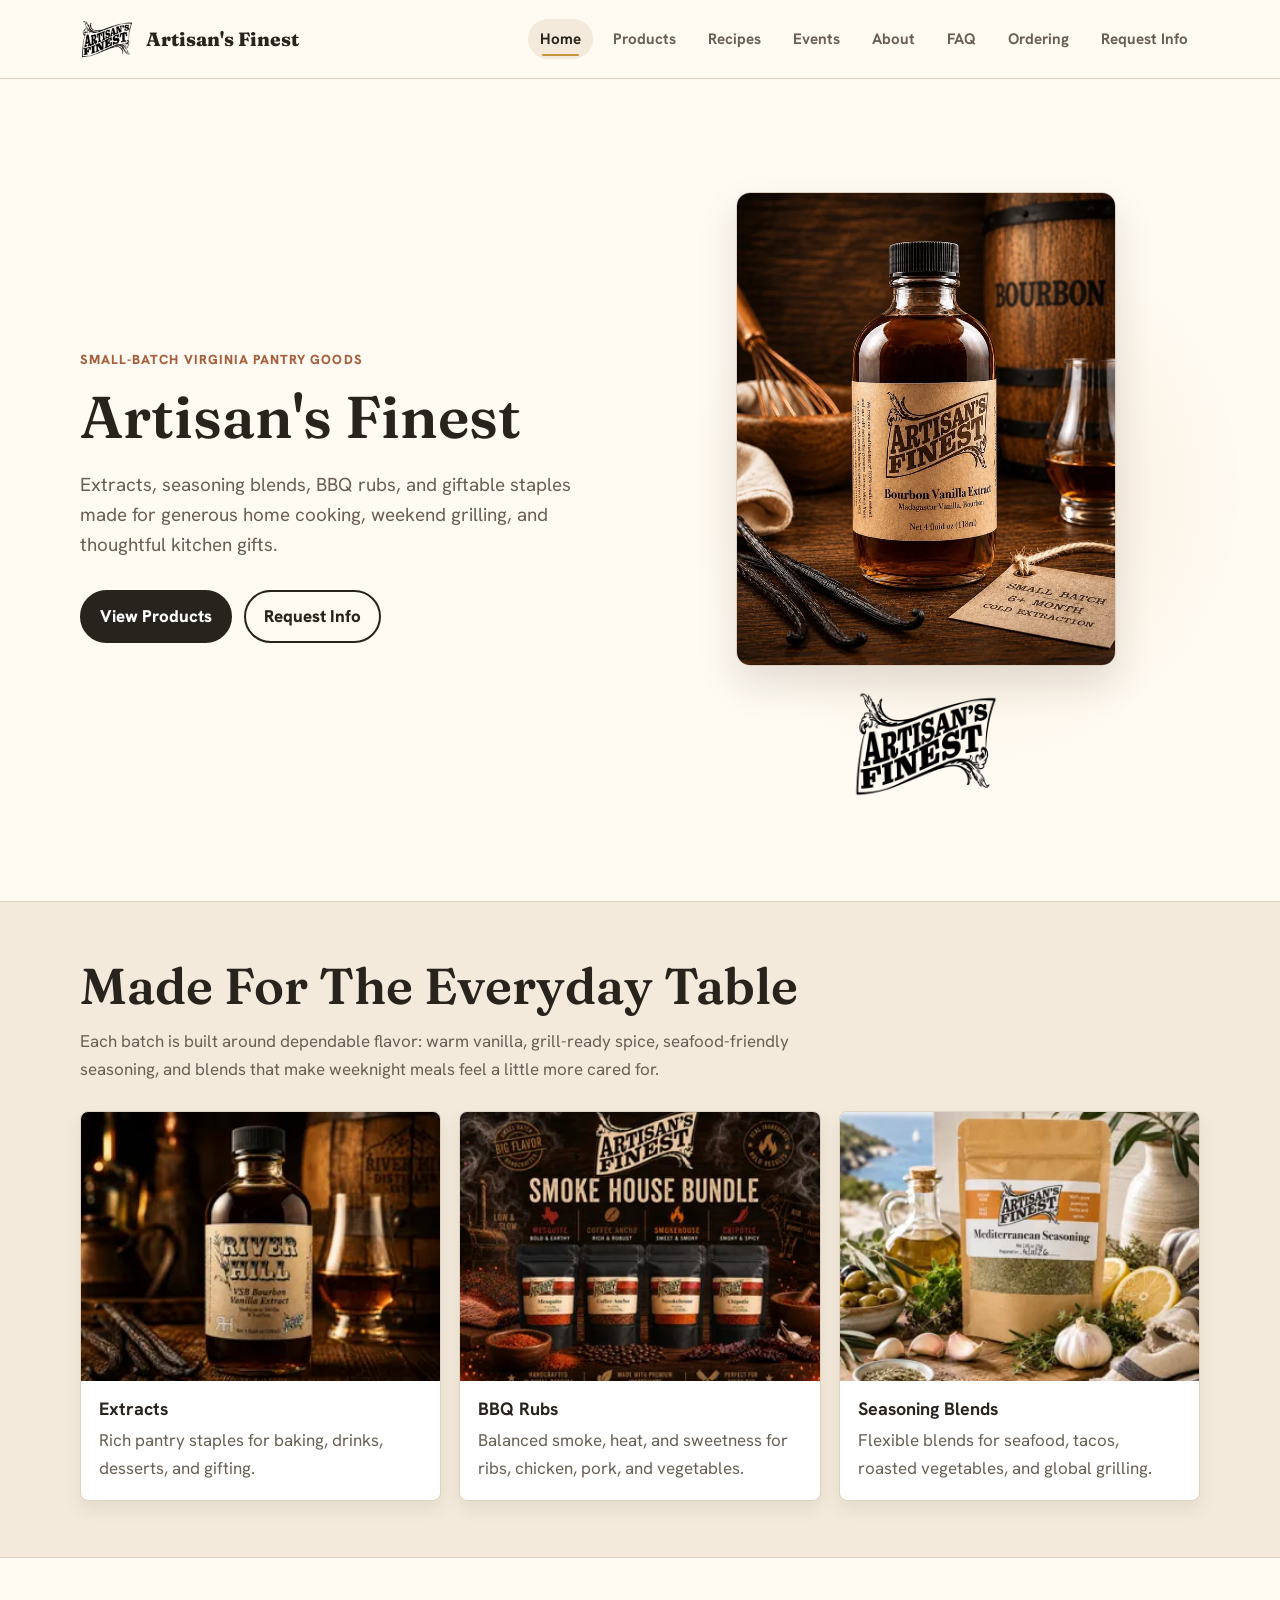
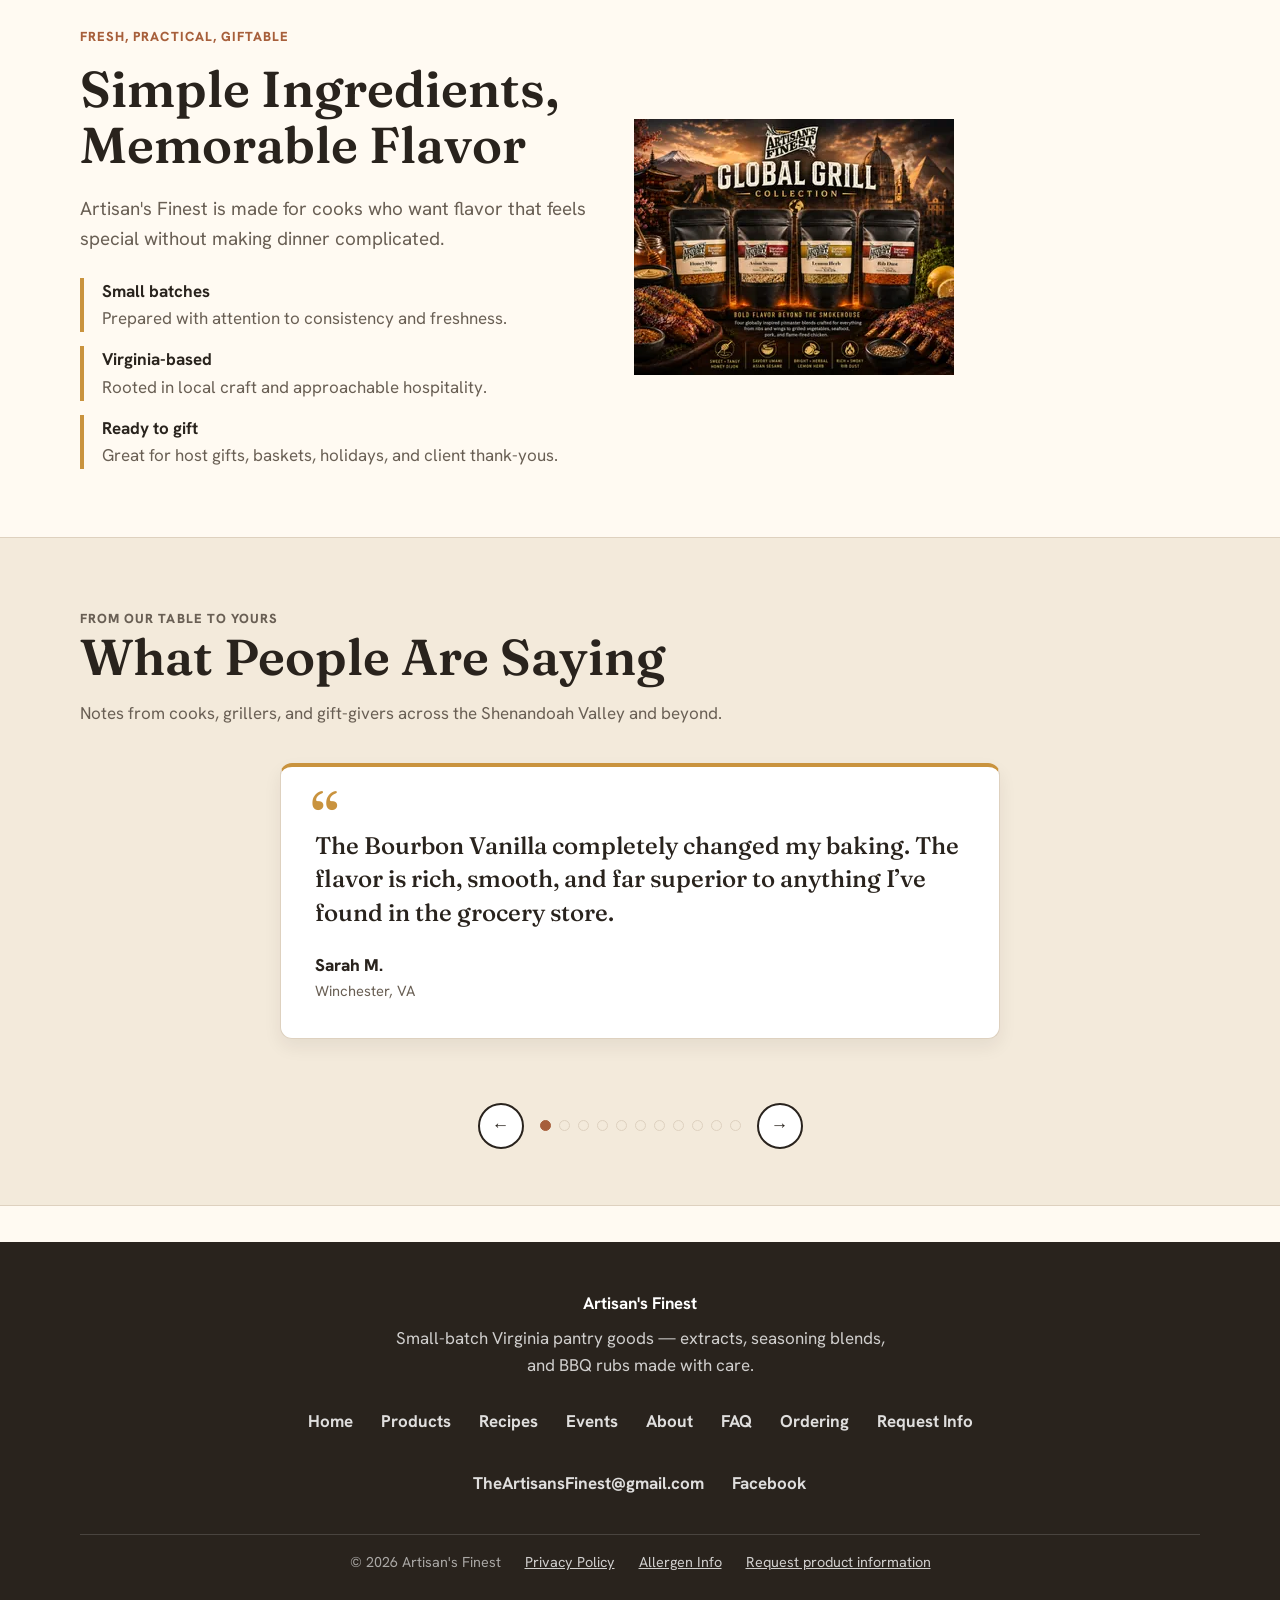
<file: index.html>
<!doctype html>
<html lang="en">
<head>
  <meta charset="utf-8">
  <meta name="viewport" content="width=device-width, initial-scale=1">
  <title>Artisan's Finest | Small-Batch Virginia Pantry Goods</title>
  <meta name="description" content="Artisan's Finest makes small-batch Virginia extracts, seasoning blends, BBQ rubs, and giftable pantry staples.">
  <meta property="og:type" content="website">
  <meta property="og:site_name" content="Artisan's Finest">
  <meta property="og:title" content="Artisan's Finest | Small-Batch Virginia Pantry Goods">
  <meta property="og:description" content="Artisan's Finest makes small-batch Virginia extracts, seasoning blends, BBQ rubs, and giftable pantry staples.">
  <meta property="og:url" content="https://artisans-finest.github.io/artisans-finest/">
  <meta property="og:image" content="https://artisans-finest.github.io/artisans-finest/images/share-card.png">
  <meta property="og:image:width" content="1200">
  <meta property="og:image:height" content="630">
  <meta property="og:image:alt" content="Artisan's Finest logo">
  <meta name="twitter:card" content="summary_large_image">
  <meta name="twitter:title" content="Artisan's Finest | Small-Batch Virginia Pantry Goods">
  <meta name="twitter:description" content="Artisan's Finest makes small-batch Virginia extracts, seasoning blends, BBQ rubs, and giftable pantry staples.">
  <meta name="twitter:image" content="https://artisans-finest.github.io/artisans-finest/images/share-card.png">
  <link rel="canonical" href="https://artisans-finest.github.io/artisans-finest/">
  <link rel="icon" href="images/favicon.png">
  <link rel="stylesheet" href="styles.css">
  <script>try{if(!matchMedia('(prefers-reduced-motion:reduce)').matches)document.documentElement.classList.add('js-anim')}catch(e){}</script>
  <script src="nav.js" defer></script>
  <script src="anim.js" defer></script>
  <script type="application/ld+json">
  {
    "@context": "https://schema.org",
    "@type": "LocalBusiness",
    "name": "Artisan's Finest",
    "description": "Artisan's Finest makes small-batch Virginia extracts, seasoning blends, BBQ rubs, and giftable pantry staples.",
    "url": "https://artisans-finest.github.io/artisans-finest/",
    "logo": "https://artisans-finest.github.io/artisans-finest/images/logo.webp",
    "image": "https://artisans-finest.github.io/artisans-finest/images/share-card.png",
    "email": "TheArtisansFinest@gmail.com",
    "areaServed": "Shenandoah Valley, Virginia",
    "founder": [
      { "@type": "Person", "name": "Chris Marston" },
      { "@type": "Person", "name": "Becky George" }
    ],
    "sameAs": ["https://www.facebook.com/share/18mzWPCxDP/?mibextid=wwXIfr"]
  }
  </script>
</head>
<body>
  <a class="skip-link" href="#main">Skip to content</a>
  <header class="site-header">
    <nav class="nav" aria-label="Main navigation">
      <a class="brand" href="index.html">
        <img src="images/logo.webp" alt="Artisan's Finest logo" width="1112" height="828" decoding="async">
        <span>Artisan's Finest</span>
      </a>
      <button class="nav-toggle" type="button" aria-expanded="false" aria-controls="primary-nav" aria-label="Open menu">
        <span class="nav-toggle-bar"></span>
        <span class="nav-toggle-bar"></span>
        <span class="nav-toggle-bar"></span>
      </button>
      <div class="nav-links" id="primary-nav">
        <a href="index.html" aria-current="page">Home</a>
        <a href="products.html">Products</a>
        <a href="recipes.html">Recipes</a>
        <a href="events.html">Events</a>
        <a href="about.html">About</a>
        <a href="faq.html">FAQ</a>
        <a href="ordering.html">Ordering</a>
        <a href="contact.html">Request Info</a>
      </div>
    </nav>
  </header>

  <main id="main">
    <section class="hero">
      <div class="hero-copy">
        <p class="eyebrow">Small-batch Virginia pantry goods</p>
        <h1>Artisan's Finest</h1>
        <p class="lead">Extracts, seasoning blends, BBQ rubs, and giftable staples made for generous home cooking, weekend grilling, and thoughtful kitchen gifts.</p>
        <div class="actions">
          <a class="button" href="products.html">View Products</a>
          <a class="button secondary" href="contact.html">Request Info</a>
        </div>
      </div>
      <div class="hero-art">
        <img class="hero-photo" src="images/bourbon-vanilla-hero.webp" alt="Artisan's Finest Bourbon Vanilla Extract, small-batch Madagascar bourbon vanilla" width="1122" height="1402" decoding="async">
        <img class="hero-logo" src="images/logo.webp" alt="" width="1112" height="828" decoding="async">
      </div>
    </section>

    <section class="band">
      <div class="section">
        <div class="section-head">
          <h2>Made For The Everyday Table</h2>
          <p>Each batch is built around dependable flavor: warm vanilla, grill-ready spice, seafood-friendly seasoning, and blends that make weeknight meals feel a little more cared for.</p>
        </div>
        <div class="grid">
          <article class="card">
            <img src="images/vanilla-extract.webp" alt="Bottle of Artisan's Finest vanilla extract" width="320" height="213" loading="lazy" decoding="async">
            <div class="card-body">
              <h3>Extracts</h3>
              <p>Rich pantry staples for baking, drinks, desserts, and gifting.</p>
            </div>
          </article>
          <article class="card">
            <img src="images/smokehouse-bundle.webp" alt="Smokehouse seasoning bundle" width="320" height="256" loading="lazy" decoding="async">
            <div class="card-body">
              <h3>BBQ Rubs</h3>
              <p>Balanced smoke, heat, and sweetness for ribs, chicken, pork, and vegetables.</p>
            </div>
          </article>
          <article class="card">
            <img src="images/mediterranean.webp" alt="Mediterranean seasoning blend" width="320" height="320" loading="lazy" decoding="async">
            <div class="card-body">
              <h3>Seasoning Blends</h3>
              <p>Flexible blends for seafood, tacos, roasted vegetables, and global grilling.</p>
            </div>
          </article>
        </div>
      </div>
    </section>

    <section class="section split">
      <div>
        <p class="eyebrow">Fresh, practical, giftable</p>
        <h2>Simple Ingredients, Memorable Flavor</h2>
        <p class="lead">Artisan's Finest is made for cooks who want flavor that feels special without making dinner complicated.</p>
        <div class="feature-list">
          <div class="feature"><strong>Small batches</strong><span>Prepared with attention to consistency and freshness.</span></div>
          <div class="feature"><strong>Virginia-based</strong><span>Rooted in local craft and approachable hospitality.</span></div>
          <div class="feature"><strong>Ready to gift</strong><span>Great for host gifts, baskets, holidays, and client thank-yous.</span></div>
        </div>
      </div>
      <img src="images/global-grill.webp" alt="Global Grill seasoning blend" width="320" height="256" loading="lazy" decoding="async">
    </section>

    <section class="band testimonials" aria-labelledby="testimonials-title">
      <div class="section">
        <div class="section-head">
          <p class="eyebrow">From our table to yours</p>
          <h2 id="testimonials-title">What People Are Saying</h2>
          <p>Notes from cooks, grillers, and gift-givers across the Shenandoah Valley and beyond.</p>
        </div>
        <div class="carousel" aria-roledescription="carousel" aria-label="Customer testimonials">
          <div class="carousel-viewport">
            <ul class="carousel-track">
              <li class="testimonial" role="group" aria-roledescription="slide" aria-label="1 of 11">
                <figure>
                  <blockquote>The Bourbon Vanilla completely changed my baking. The flavor is rich, smooth, and far superior to anything I&rsquo;ve found in the grocery store.</blockquote>
                  <figcaption><span class="testimonial-name">Sarah M.</span><span class="testimonial-loc">Winchester, VA</span></figcaption>
                </figure>
              </li>
              <li class="testimonial" role="group" aria-roledescription="slide" aria-label="2 of 11">
                <figure>
                  <blockquote>I bought the Garlic Herb and Citrus Herb seasonings at a festival and went back the next day for more. The fact that they&rsquo;re sugar-free and salt-free makes them even better.</blockquote>
                  <figcaption><span class="testimonial-name">Mike T.</span><span class="testimonial-loc">Front Royal, VA</span></figcaption>
                </figure>
              </li>
              <li class="testimonial" role="group" aria-roledescription="slide" aria-label="3 of 11">
                <figure>
                  <blockquote>The Coffee Ancho Rub on smoked brisket was outstanding. Deep flavor, perfect balance, and a beautiful bark.</blockquote>
                  <figcaption><span class="testimonial-name">James R.</span><span class="testimonial-loc">Harrisonburg, VA</span></figcaption>
                </figure>
              </li>
              <li class="testimonial" role="group" aria-roledescription="slide" aria-label="4 of 11">
                <figure>
                  <blockquote>Artisan&rsquo;s Finest is one of the few vendors where I never leave with just one item. The quality is consistent across every seasoning and extract.</blockquote>
                  <figcaption><span class="testimonial-name">Emily W.</span><span class="testimonial-loc">Luray, VA</span></figcaption>
                </figure>
              </li>
              <li class="testimonial" role="group" aria-roledescription="slide" aria-label="5 of 11">
                <figure>
                  <blockquote>The Pure Vanilla Extract is worth every penny. You can smell the difference the moment you open the bottle.</blockquote>
                  <figcaption><span class="testimonial-name">Karen B.</span><span class="testimonial-loc">Strasburg, VA</span></figcaption>
                </figure>
              </li>
              <li class="testimonial" role="group" aria-roledescription="slide" aria-label="6 of 11">
                <figure>
                  <blockquote>I appreciate that the seasonings contain no fillers or anti-caking agents. You can actually see and taste the ingredients.</blockquote>
                  <figcaption><span class="testimonial-name">David L.</span><span class="testimonial-loc">Stanley, VA</span></figcaption>
                </figure>
              </li>
              <li class="testimonial" role="group" aria-roledescription="slide" aria-label="7 of 11">
                <figure>
                  <blockquote>The Honey Dijon Rub made the best grilled chicken we&rsquo;ve had all summer. Even our picky eaters asked for seconds.</blockquote>
                  <figcaption><span class="testimonial-name">Rebecca H.</span><span class="testimonial-loc">Middletown, VA</span></figcaption>
                </figure>
              </li>
              <li class="testimonial" role="group" aria-roledescription="slide" aria-label="8 of 11">
                <figure>
                  <blockquote>The Everything Bagel seasoning has become a staple in our kitchen. Eggs, avocado toast, vegetables&mdash;it goes on everything.</blockquote>
                  <figcaption><span class="testimonial-name">Amanda P.</span><span class="testimonial-loc">Woodstock, VA</span></figcaption>
                </figure>
              </li>
              <li class="testimonial" role="group" aria-roledescription="slide" aria-label="9 of 11">
                <figure>
                  <blockquote>The Kansas City and Carolina rubs helped me place in our neighborhood BBQ competition. That&rsquo;s all the endorsement I need.</blockquote>
                  <figcaption><span class="testimonial-name">Chris G.</span><span class="testimonial-loc">Elkton, VA</span></figcaption>
                </figure>
              </li>
              <li class="testimonial" role="group" aria-roledescription="slide" aria-label="10 of 11">
                <figure>
                  <blockquote>You can tell these products were created by people who actually cook. Every blend has a purpose and a personality.</blockquote>
                  <figcaption><span class="testimonial-name">Jennifer S.</span><span class="testimonial-loc">Winchester, VA</span></figcaption>
                </figure>
              </li>
              <li class="testimonial" role="group" aria-roledescription="slide" aria-label="11 of 11">
                <figure>
                  <blockquote>Every rub we&rsquo;ve tried has delivered exactly what the label promised. From the bold Smokehouse blend to the rich Coffee Ancho, Artisan&rsquo;s Finest has become our go-to for grilling season.</blockquote>
                  <figcaption><span class="testimonial-name">Mark &amp; Lisa D.</span><span class="testimonial-loc">Colonial Beach, VA</span></figcaption>
                </figure>
              </li>
            </ul>
          </div>
        </div>
      </div>
    </section>
  </main>

  <footer class="site-footer">
    <div class="footer-inner">
      <div class="footer-brand">
        <strong>Artisan's Finest</strong>
        <p>Small-batch Virginia pantry goods &mdash; extracts, seasoning blends, and BBQ rubs made with care.</p>
      </div>
      <nav class="footer-nav" aria-label="Footer">
        <a href="index.html">Home</a>
        <a href="products.html">Products</a>
        <a href="recipes.html">Recipes</a>
        <a href="events.html">Events</a>
        <a href="about.html">About</a>
        <a href="faq.html">FAQ</a>
        <a href="ordering.html">Ordering</a>
        <a href="contact.html">Request Info</a>
      </nav>
      <div class="footer-connect">
        <a href="mailto:TheArtisansFinest@gmail.com">TheArtisansFinest@gmail.com</a>
        <a href="https://www.facebook.com/share/18mzWPCxDP/?mibextid=wwXIfr" target="_blank" rel="noopener noreferrer">Facebook</a>
      </div>
    </div>
    <div class="footer-base">
      <span>&copy; 2026 Artisan's Finest</span>
      <a href="privacy.html">Privacy Policy</a>
      <a href="allergen.html">Allergen Info</a>
      <a href="contact.html">Request product information</a>
    </div>
  </footer>

  <script>
    // Testimonial carousel. Without JS the track is a horizontally
    // scrollable, snap-aligned list of quotes, so every testimonial stays
    // reachable. With JS we enhance it into a one-at-a-time carousel with
    // previous/next buttons, dot indicators, keyboard support, and gentle
    // autoplay that pauses on hover/focus and respects reduced-motion.
    (function () {
      var carousel = document.querySelector('.testimonials .carousel');
      if (!carousel) return;
      var track = carousel.querySelector('.carousel-track');
      var slides = Array.prototype.slice.call(track.children);
      if (slides.length < 2) return;

      carousel.classList.add('is-enhanced');

      var index = 0;
      var reduceMotion = window.matchMedia('(prefers-reduced-motion: reduce)').matches;

      var controls = document.createElement('div');
      controls.className = 'carousel-controls';

      var prev = document.createElement('button');
      prev.type = 'button';
      prev.className = 'carousel-btn carousel-prev';
      prev.setAttribute('aria-label', 'Previous testimonial');
      prev.innerHTML = '←';

      var next = document.createElement('button');
      next.type = 'button';
      next.className = 'carousel-btn carousel-next';
      next.setAttribute('aria-label', 'Next testimonial');
      next.innerHTML = '→';

      var dots = document.createElement('div');
      dots.className = 'carousel-dots';

      var dotButtons = slides.map(function (slide, i) {
        var dot = document.createElement('button');
        dot.type = 'button';
        dot.className = 'carousel-dot';
        dot.setAttribute('aria-label', 'Go to testimonial ' + (i + 1));
        dot.addEventListener('click', function () { goTo(i); stop(); });
        dots.appendChild(dot);
        return dot;
      });

      controls.appendChild(prev);
      controls.appendChild(dots);
      controls.appendChild(next);
      carousel.appendChild(controls);

      function update() {
        track.style.transform = 'translateX(' + (-index * 100) + '%)';
        slides.forEach(function (s, i) {
          s.setAttribute('aria-hidden', i === index ? 'false' : 'true');
        });
        dotButtons.forEach(function (d, i) {
          d.setAttribute('aria-current', i === index ? 'true' : 'false');
        });
      }

      function goTo(i) {
        index = (i + slides.length) % slides.length;
        update();
      }

      prev.addEventListener('click', function () { goTo(index - 1); stop(); });
      next.addEventListener('click', function () { goTo(index + 1); stop(); });

      carousel.addEventListener('keydown', function (e) {
        if (e.key === 'ArrowLeft') { goTo(index - 1); stop(); }
        else if (e.key === 'ArrowRight') { goTo(index + 1); stop(); }
      });

      var timer = null;
      function start() {
        if (reduceMotion) return;
        stop();
        timer = window.setInterval(function () { goTo(index + 1); }, 6000);
      }
      function stop() {
        if (timer) { window.clearInterval(timer); timer = null; }
      }

      carousel.addEventListener('mouseenter', stop);
      carousel.addEventListener('mouseleave', start);
      carousel.addEventListener('focusin', stop);
      carousel.addEventListener('focusout', start);
      document.addEventListener('visibilitychange', function () {
        if (document.hidden) stop(); else start();
      });

      update();
      start();
    })();
  </script>
</body>
</html>
</file>
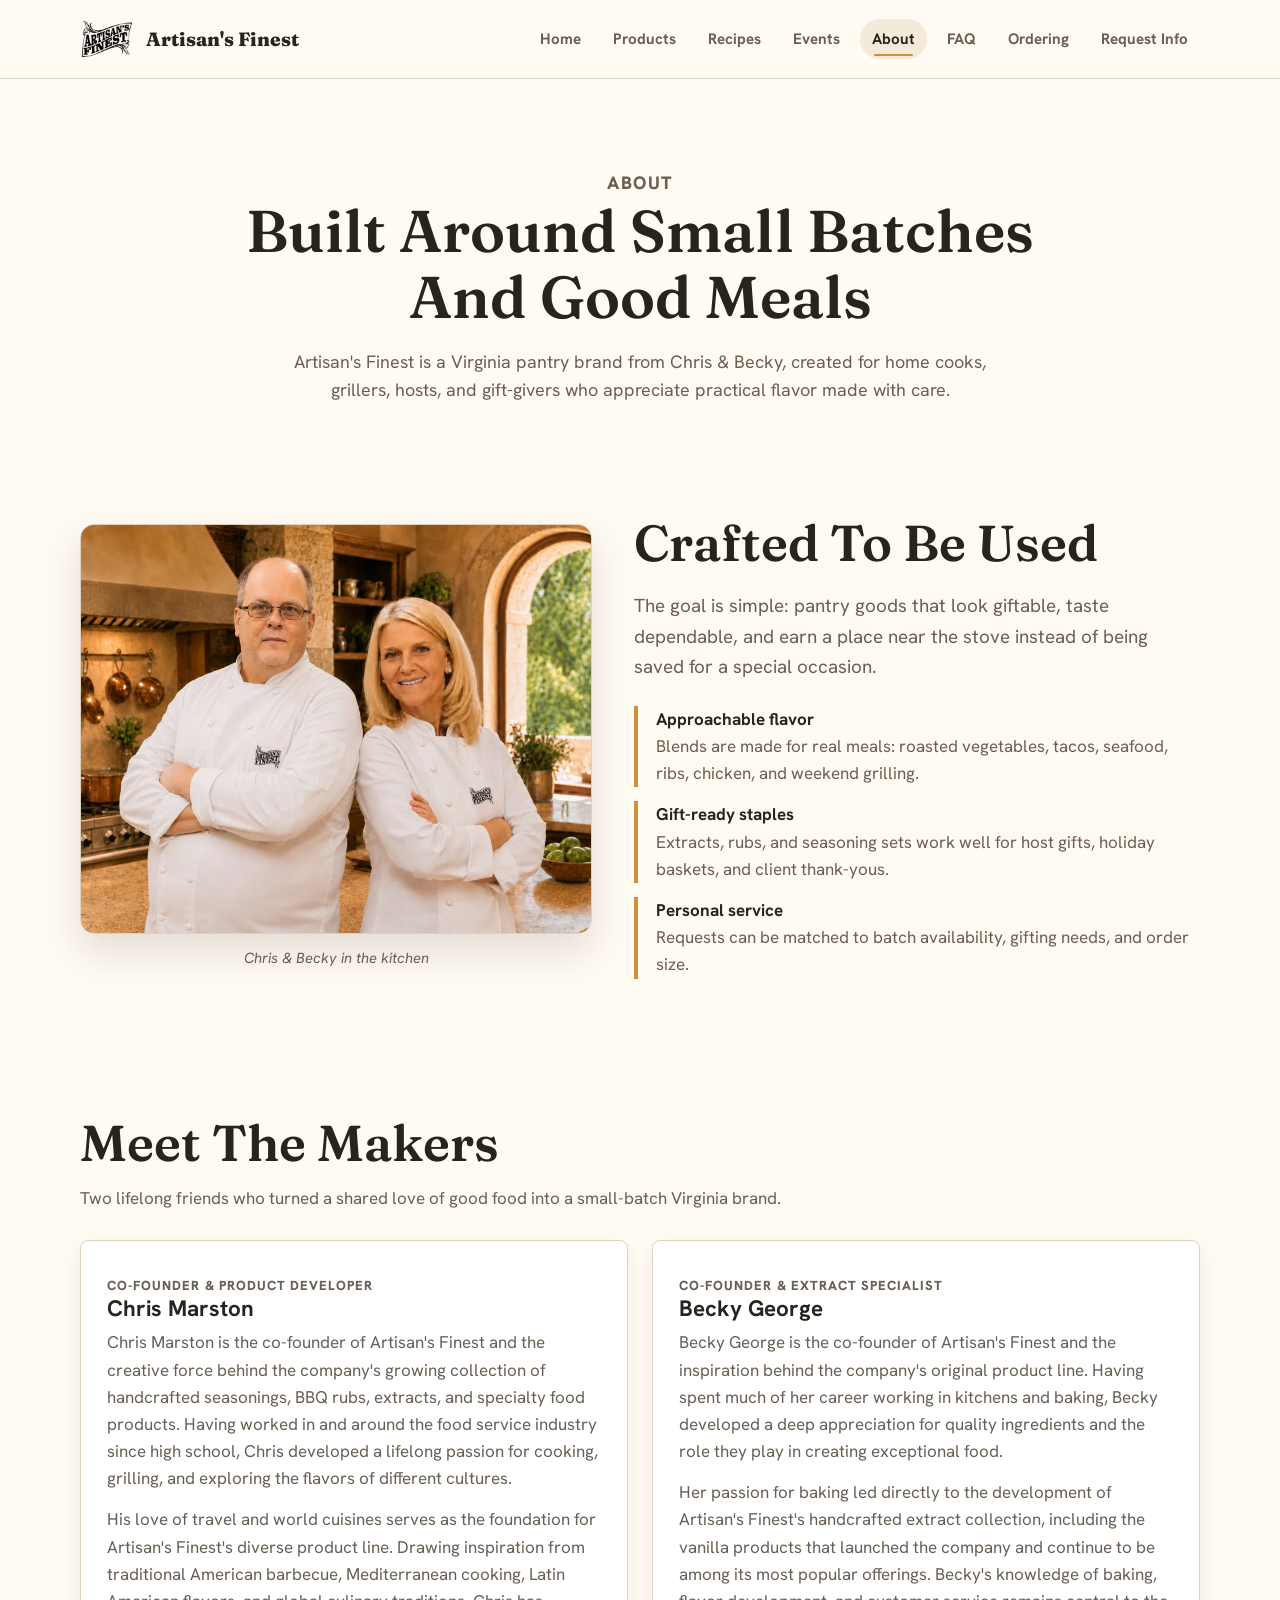
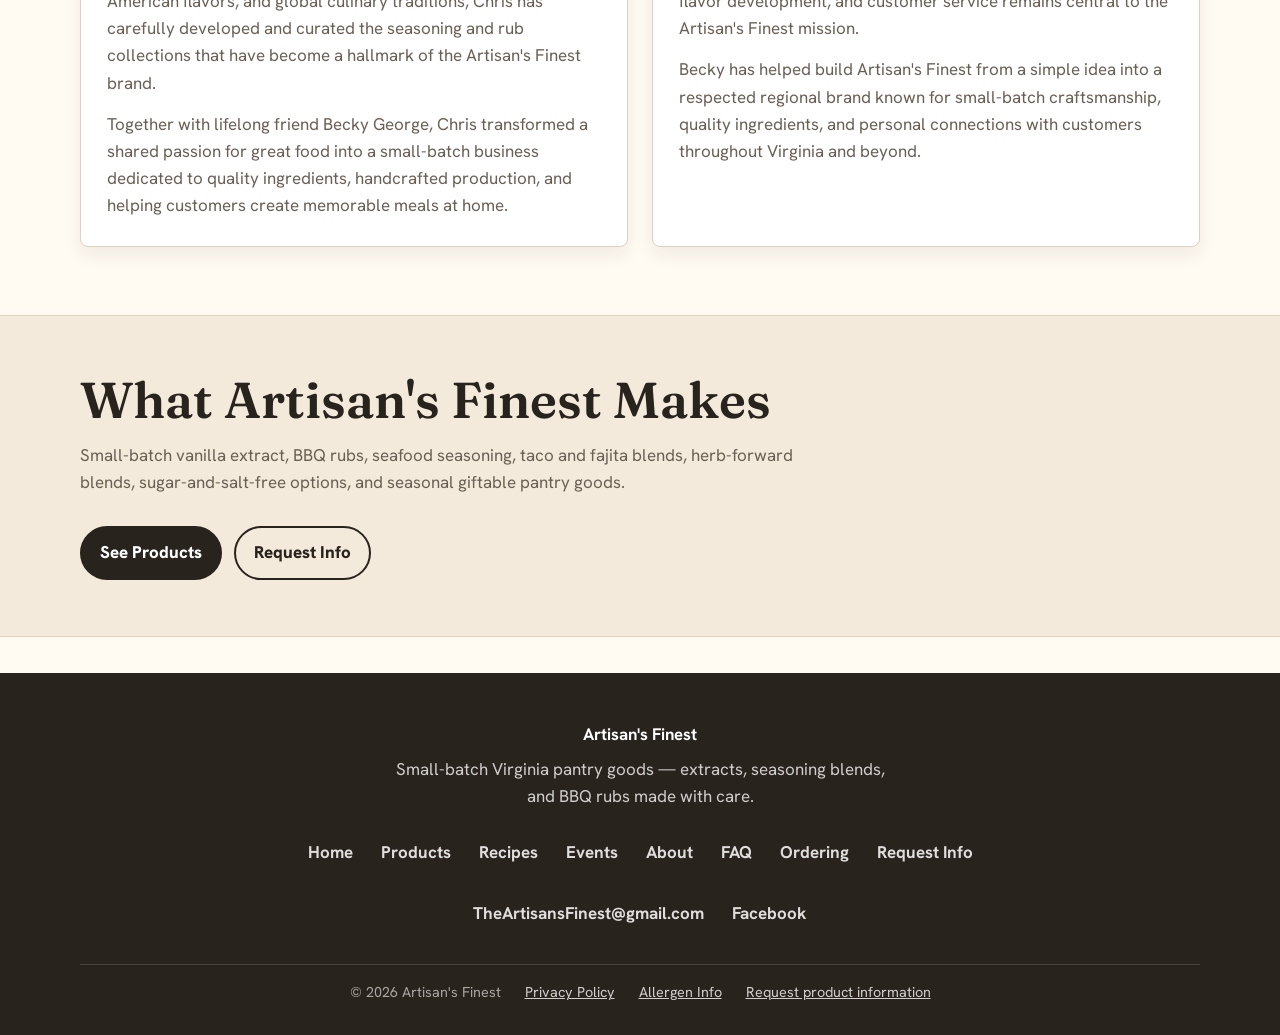
<file: about.html>
<!doctype html>
<html lang="en">
<head>
  <meta charset="utf-8">
  <meta name="viewport" content="width=device-width, initial-scale=1">
  <title>About | Artisan's Finest</title>
  <meta name="description" content="Learn about Artisan's Finest, a Virginia small-batch pantry goods brand by Chris & Becky.">
  <meta property="og:type" content="website">
  <meta property="og:site_name" content="Artisan's Finest">
  <meta property="og:title" content="About | Artisan's Finest">
  <meta property="og:description" content="Learn about Artisan's Finest, a Virginia small-batch pantry goods brand by Chris &amp; Becky.">
  <meta property="og:url" content="https://artisans-finest.github.io/artisans-finest/about.html">
  <meta property="og:image" content="https://artisans-finest.github.io/artisans-finest/images/share-card.png">
  <meta property="og:image:width" content="1200">
  <meta property="og:image:height" content="630">
  <meta property="og:image:alt" content="Artisan's Finest logo">
  <meta name="twitter:card" content="summary_large_image">
  <meta name="twitter:title" content="About | Artisan's Finest">
  <meta name="twitter:description" content="Learn about Artisan's Finest, a Virginia small-batch pantry goods brand by Chris &amp; Becky.">
  <meta name="twitter:image" content="https://artisans-finest.github.io/artisans-finest/images/share-card.png">
  <link rel="canonical" href="https://artisans-finest.github.io/artisans-finest/about.html">
  <link rel="icon" href="images/favicon.png">
  <link rel="stylesheet" href="styles.css">
  <script>try{if(!matchMedia('(prefers-reduced-motion:reduce)').matches)document.documentElement.classList.add('js-anim')}catch(e){}</script>
  <script src="nav.js" defer></script>
  <script src="anim.js" defer></script>
</head>
<body>
  <a class="skip-link" href="#main">Skip to content</a>
  <header class="site-header">
    <nav class="nav" aria-label="Main navigation">
      <a class="brand" href="index.html">
        <img src="images/logo.webp" alt="Artisan's Finest logo" width="1112" height="828" decoding="async">
        <span>Artisan's Finest</span>
      </a>
      <button class="nav-toggle" type="button" aria-expanded="false" aria-controls="primary-nav" aria-label="Open menu">
        <span class="nav-toggle-bar"></span>
        <span class="nav-toggle-bar"></span>
        <span class="nav-toggle-bar"></span>
      </button>
      <div class="nav-links" id="primary-nav">
        <a href="index.html">Home</a>
        <a href="products.html">Products</a>
        <a href="recipes.html">Recipes</a>
        <a href="events.html">Events</a>
        <a href="about.html" aria-current="page">About</a>
        <a href="faq.html">FAQ</a>
        <a href="ordering.html">Ordering</a>
        <a href="contact.html">Request Info</a>
      </div>
    </nav>
  </header>

  <main id="main">
    <section class="page-hero">
      <p class="eyebrow">About</p>
      <h1>Built Around Small Batches And Good Meals</h1>
      <p>Artisan's Finest is a Virginia pantry brand from Chris & Becky, created for home cooks, grillers, hosts, and gift-givers who appreciate practical flavor made with care.</p>
    </section>

    <section class="section split">
      <figure class="story-photo">
        <img src="images/chris-and-becky.webp" alt="Chris and Becky, the makers behind Artisan's Finest, in their kitchen" width="1080" height="864" loading="lazy" decoding="async">
        <figcaption>Chris &amp; Becky in the kitchen</figcaption>
      </figure>
      <div>
        <h2>Crafted To Be Used</h2>
        <p class="lead">The goal is simple: pantry goods that look giftable, taste dependable, and earn a place near the stove instead of being saved for a special occasion.</p>
        <div class="feature-list">
          <div class="feature"><strong>Approachable flavor</strong><span>Blends are made for real meals: roasted vegetables, tacos, seafood, ribs, chicken, and weekend grilling.</span></div>
          <div class="feature"><strong>Gift-ready staples</strong><span>Extracts, rubs, and seasoning sets work well for host gifts, holiday baskets, and client thank-yous.</span></div>
          <div class="feature"><strong>Personal service</strong><span>Requests can be matched to batch availability, gifting needs, and order size.</span></div>
        </div>
      </div>
    </section>

    <section class="section">
      <div class="section-head">
        <h2>Meet The Makers</h2>
        <p>Two lifelong friends who turned a shared love of good food into a small-batch Virginia brand.</p>
      </div>
      <div class="grid maker-grid">
        <article class="card">
          <div class="card-body">
            <p class="eyebrow">Co-Founder &amp; Product Developer</p>
            <h3>Chris Marston</h3>
            <p>Chris Marston is the co-founder of Artisan's Finest and the creative force behind the company's growing collection of handcrafted seasonings, BBQ rubs, extracts, and specialty food products. Having worked in and around the food service industry since high school, Chris developed a lifelong passion for cooking, grilling, and exploring the flavors of different cultures.</p>
            <p>His love of travel and world cuisines serves as the foundation for Artisan's Finest's diverse product line. Drawing inspiration from traditional American barbecue, Mediterranean cooking, Latin American flavors, and global culinary traditions, Chris has carefully developed and curated the seasoning and rub collections that have become a hallmark of the Artisan's Finest brand.</p>
            <p>Together with lifelong friend Becky George, Chris transformed a shared passion for great food into a small-batch business dedicated to quality ingredients, handcrafted production, and helping customers create memorable meals at home.</p>
          </div>
        </article>
        <article class="card">
          <div class="card-body">
            <p class="eyebrow">Co-Founder &amp; Extract Specialist</p>
            <h3>Becky George</h3>
            <p>Becky George is the co-founder of Artisan's Finest and the inspiration behind the company's original product line. Having spent much of her career working in kitchens and baking, Becky developed a deep appreciation for quality ingredients and the role they play in creating exceptional food.</p>
            <p>Her passion for baking led directly to the development of Artisan's Finest's handcrafted extract collection, including the vanilla products that launched the company and continue to be among its most popular offerings. Becky's knowledge of baking, flavor development, and customer service remains central to the Artisan's Finest mission.</p>
            <p>Becky has helped build Artisan's Finest from a simple idea into a respected regional brand known for small-batch craftsmanship, quality ingredients, and personal connections with customers throughout Virginia and beyond.</p>
          </div>
        </article>
      </div>
    </section>

    <section class="band">
      <div class="section">
        <div class="section-head">
          <h2>What Artisan's Finest Makes</h2>
          <p>Small-batch vanilla extract, BBQ rubs, seafood seasoning, taco and fajita blends, herb-forward blends, sugar-and-salt-free options, and seasonal giftable pantry goods.</p>
        </div>
        <div class="actions">
          <a class="button" href="products.html">See Products</a>
          <a class="button secondary" href="contact.html">Request Info</a>
        </div>
      </div>
    </section>
  </main>

  <footer class="site-footer">
    <div class="footer-inner">
      <div class="footer-brand">
        <strong>Artisan's Finest</strong>
        <p>Small-batch Virginia pantry goods &mdash; extracts, seasoning blends, and BBQ rubs made with care.</p>
      </div>
      <nav class="footer-nav" aria-label="Footer">
        <a href="index.html">Home</a>
        <a href="products.html">Products</a>
        <a href="recipes.html">Recipes</a>
        <a href="events.html">Events</a>
        <a href="about.html">About</a>
        <a href="faq.html">FAQ</a>
        <a href="ordering.html">Ordering</a>
        <a href="contact.html">Request Info</a>
      </nav>
      <div class="footer-connect">
        <a href="mailto:TheArtisansFinest@gmail.com">TheArtisansFinest@gmail.com</a>
        <a href="https://www.facebook.com/share/18mzWPCxDP/?mibextid=wwXIfr" target="_blank" rel="noopener noreferrer">Facebook</a>
      </div>
    </div>
    <div class="footer-base">
      <span>&copy; 2026 Artisan's Finest</span>
      <a href="privacy.html">Privacy Policy</a>
      <a href="allergen.html">Allergen Info</a>
      <a href="contact.html">Request product information</a>
    </div>
  </footer>
</body>
</html>
</file>
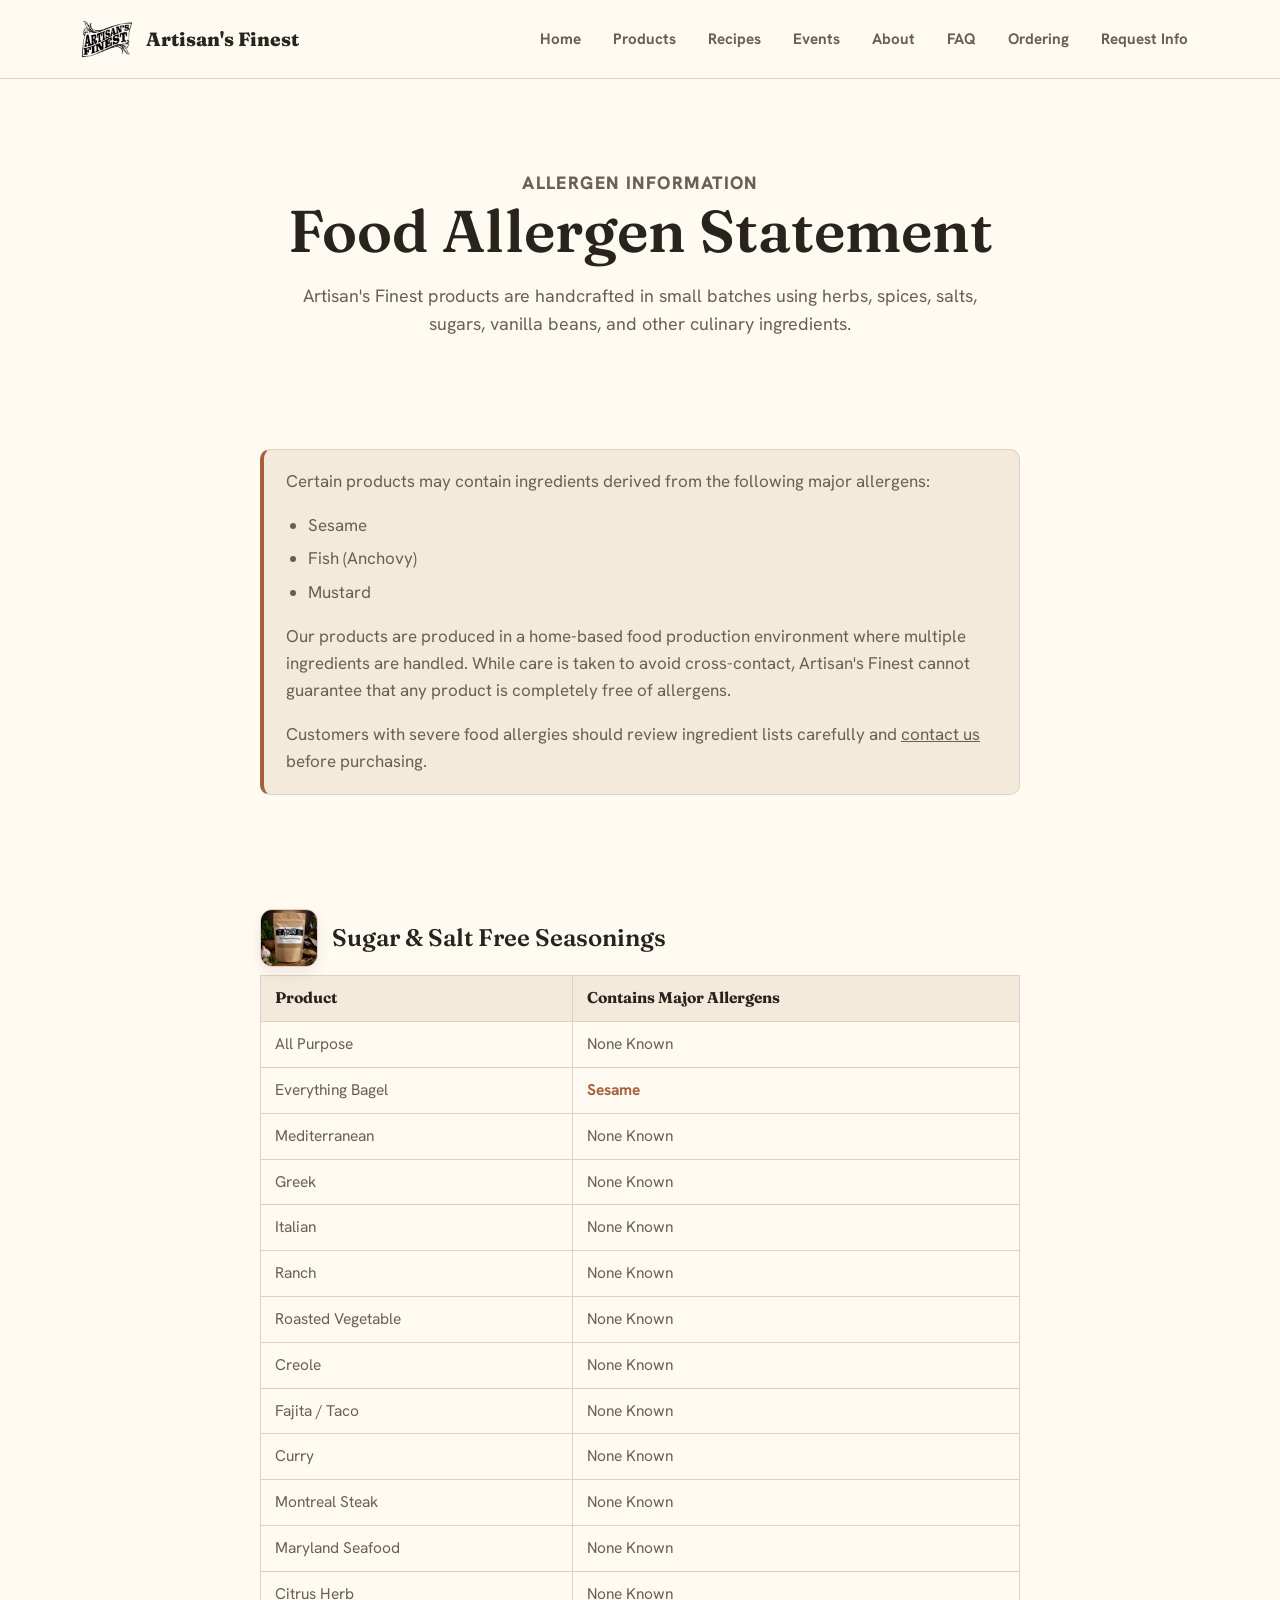
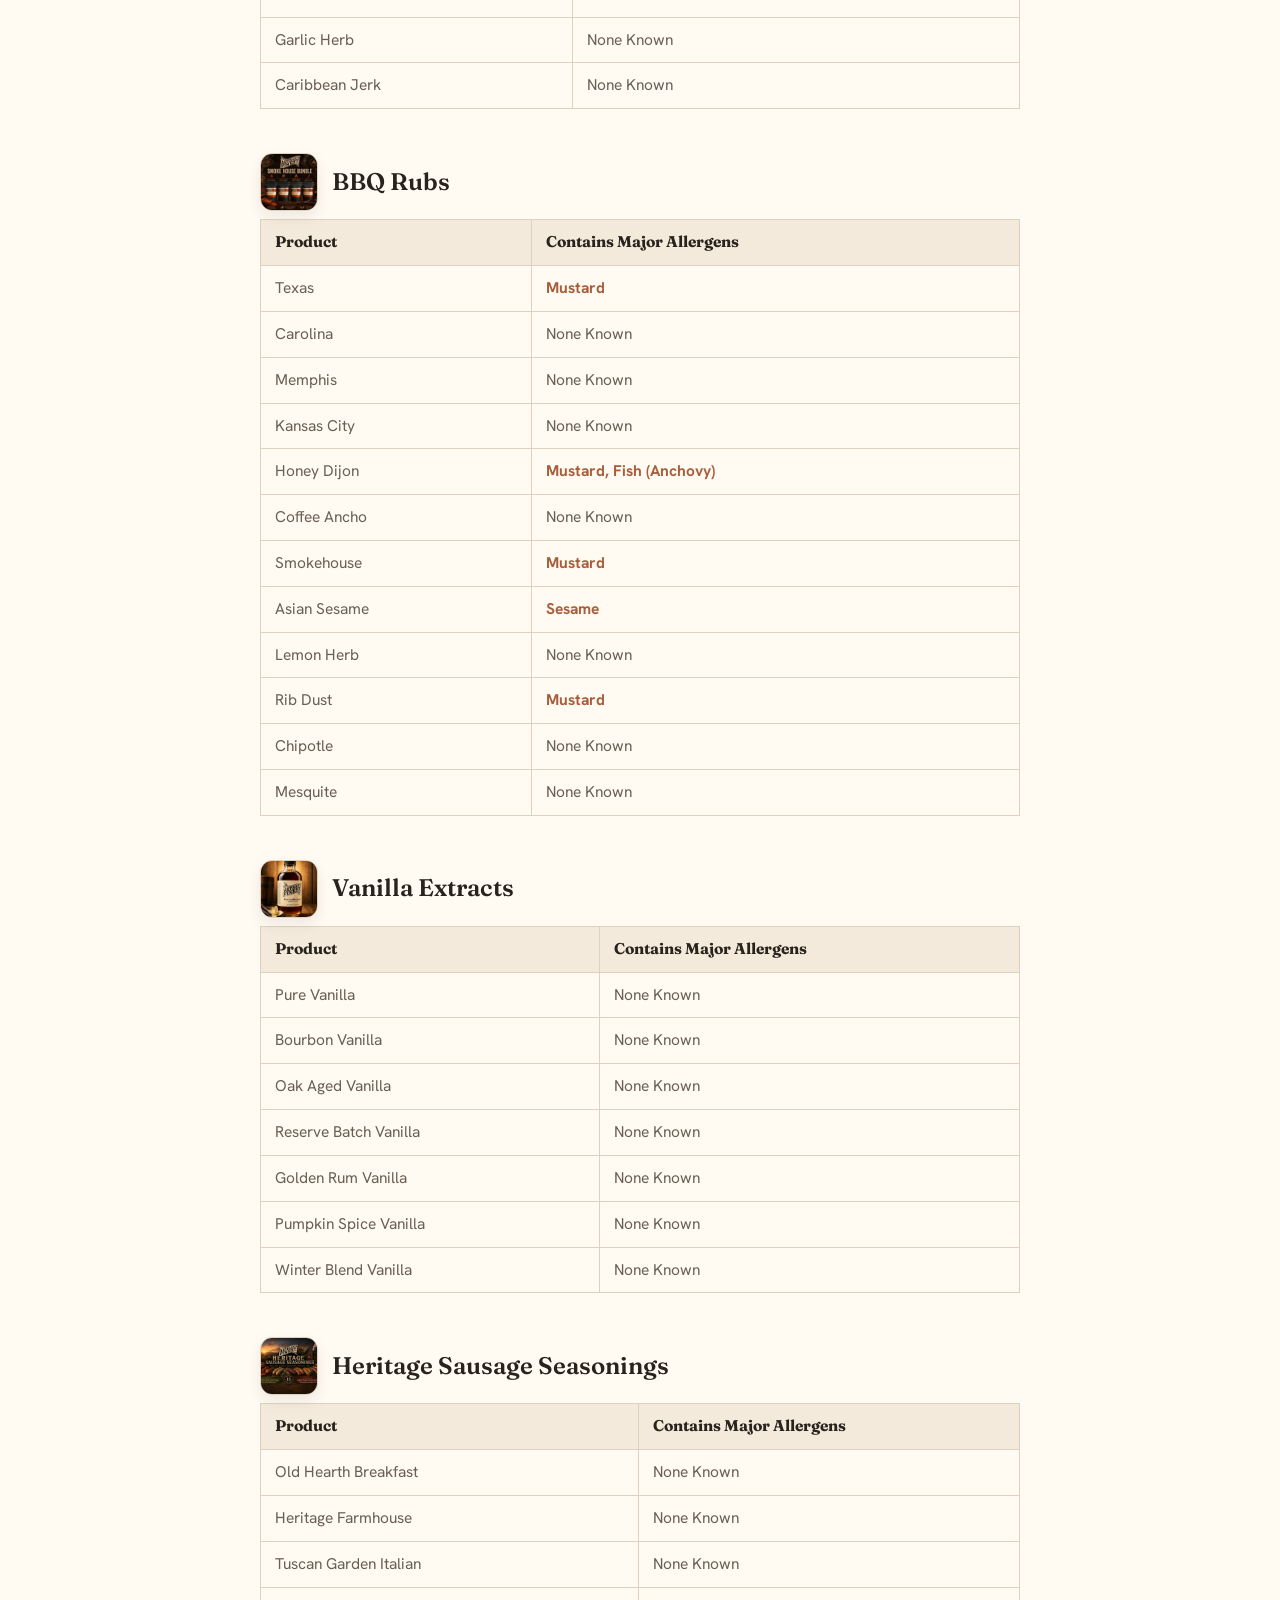
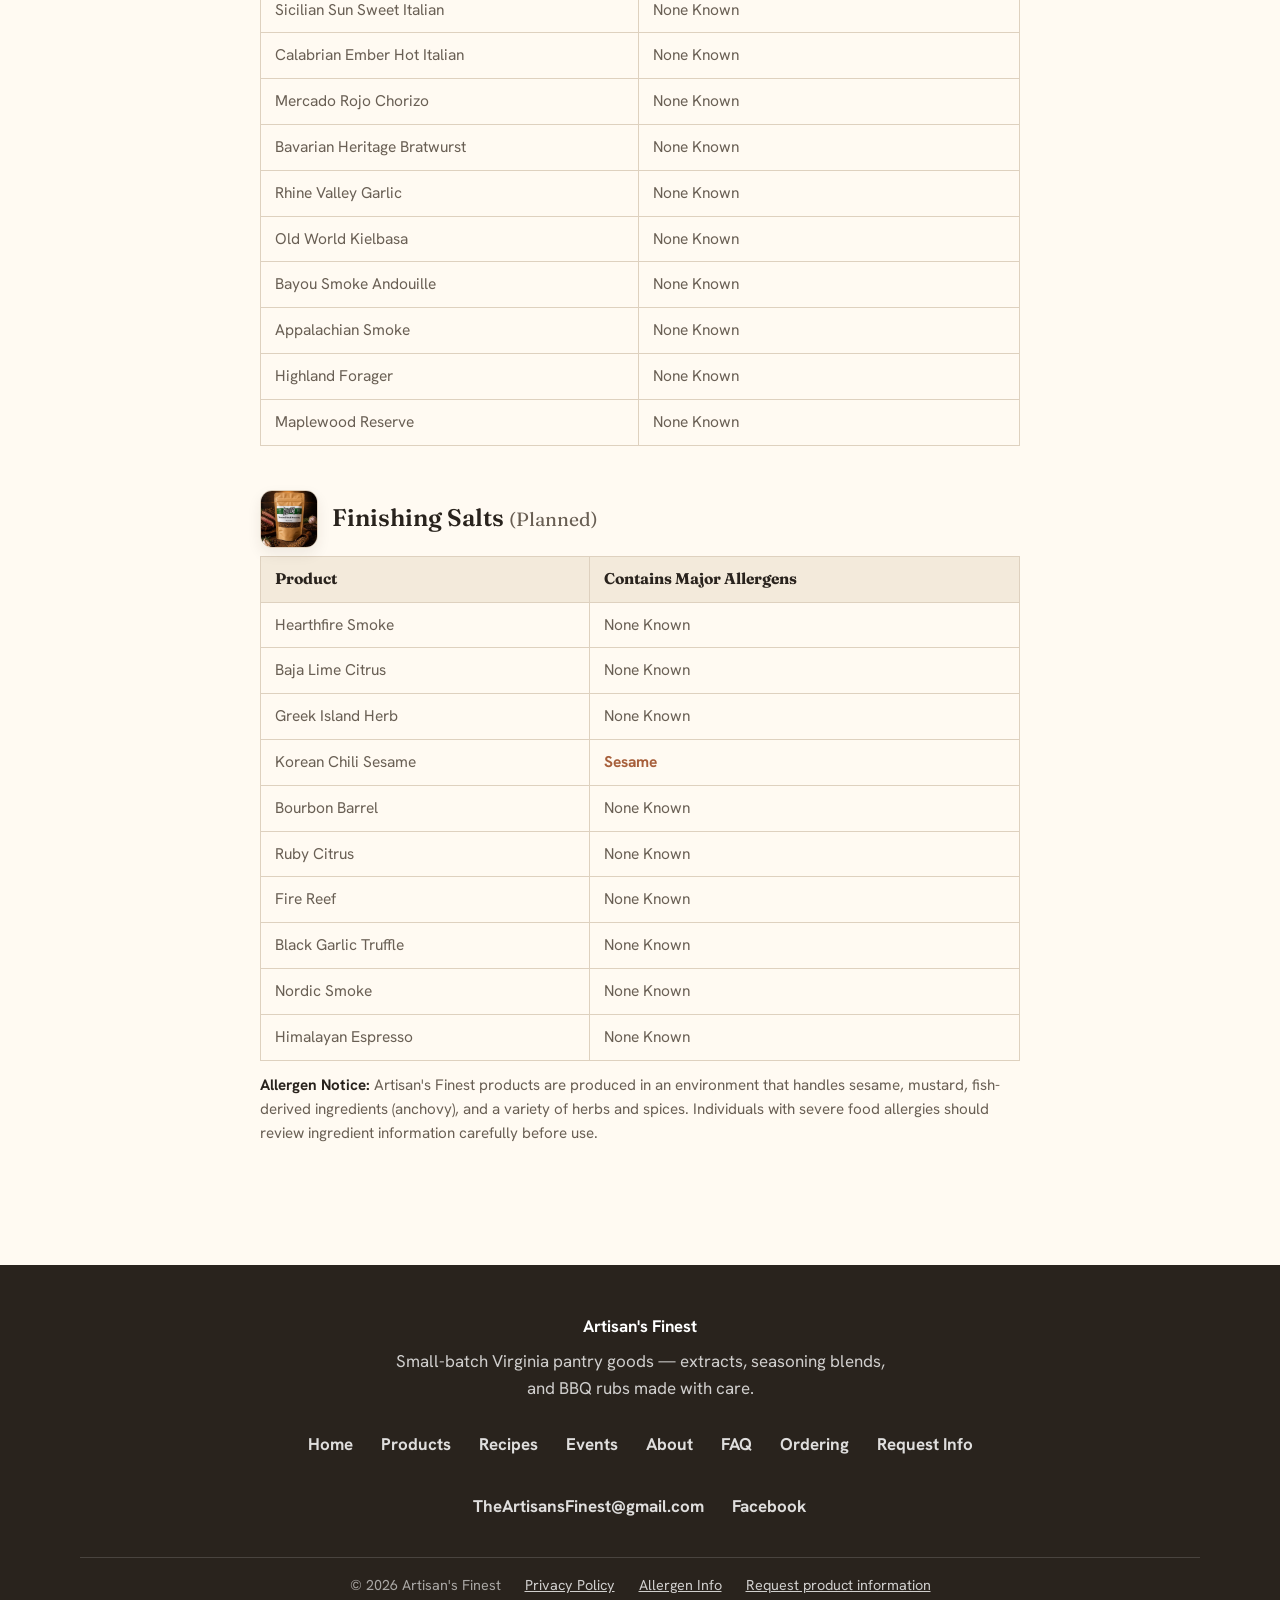
<file: allergen.html>
<!doctype html>
<html lang="en">
<head>
  <meta charset="utf-8">
  <meta name="viewport" content="width=device-width, initial-scale=1">
  <title>Allergen Information | Artisan's Finest</title>
  <meta name="description" content="Food allergen statement and per-product allergen information for Artisan's Finest seasonings, BBQ rubs, vanilla extracts, and sausage blends.">
  <meta property="og:type" content="website">
  <meta property="og:site_name" content="Artisan's Finest">
  <meta property="og:title" content="Allergen Information | Artisan's Finest">
  <meta property="og:description" content="Food allergen statement and per-product allergen information for Artisan's Finest products.">
  <meta property="og:url" content="https://artisans-finest.github.io/artisans-finest/allergen.html">
  <meta property="og:image" content="https://artisans-finest.github.io/artisans-finest/images/share-card.png">
  <meta property="og:image:width" content="1200">
  <meta property="og:image:height" content="630">
  <meta property="og:image:alt" content="Artisan's Finest logo">
  <meta name="twitter:card" content="summary_large_image">
  <meta name="twitter:title" content="Allergen Information | Artisan's Finest">
  <meta name="twitter:description" content="Food allergen statement and per-product allergen information for Artisan's Finest products.">
  <meta name="twitter:image" content="https://artisans-finest.github.io/artisans-finest/images/share-card.png">
  <link rel="canonical" href="https://artisans-finest.github.io/artisans-finest/allergen.html">
  <link rel="icon" href="images/favicon.png">
  <link rel="stylesheet" href="styles.css">
  <script>try{if(!matchMedia('(prefers-reduced-motion:reduce)').matches)document.documentElement.classList.add('js-anim')}catch(e){}</script>
  <script src="nav.js" defer></script>
  <script src="anim.js" defer></script>
</head>
<body>
  <a class="skip-link" href="#main">Skip to content</a>
  <header class="site-header">
    <nav class="nav" aria-label="Main navigation">
      <a class="brand" href="index.html">
        <img src="images/logo.webp" alt="Artisan's Finest logo" width="1112" height="828" decoding="async">
        <span>Artisan's Finest</span>
      </a>
      <button class="nav-toggle" type="button" aria-expanded="false" aria-controls="primary-nav" aria-label="Open menu">
        <span class="nav-toggle-bar"></span>
        <span class="nav-toggle-bar"></span>
        <span class="nav-toggle-bar"></span>
      </button>
      <div class="nav-links" id="primary-nav">
        <a href="index.html">Home</a>
        <a href="products.html">Products</a>
        <a href="recipes.html">Recipes</a>
        <a href="events.html">Events</a>
        <a href="about.html">About</a>
        <a href="faq.html">FAQ</a>
        <a href="ordering.html">Ordering</a>
        <a href="contact.html">Request Info</a>
      </div>
    </nav>
  </header>

  <main id="main">
    <section class="page-hero">
      <p class="eyebrow">Allergen Information</p>
      <h1>Food Allergen Statement</h1>
      <p>Artisan's Finest products are handcrafted in small batches using herbs, spices, salts, sugars, vanilla beans, and other culinary ingredients.</p>
    </section>

    <section class="section">
      <div class="legal">
        <div class="callout-note">
          <p>Certain products may contain ingredients derived from the following major allergens:</p>
          <ul>
            <li>Sesame</li>
            <li>Fish (Anchovy)</li>
            <li>Mustard</li>
          </ul>
          <p>Our products are produced in a home-based food production environment where multiple ingredients are handled. While care is taken to avoid cross-contact, Artisan's Finest cannot guarantee that any product is completely free of allergens.</p>
          <p>Customers with severe food allergies should review ingredient lists carefully and <a href="contact.html">contact us</a> before purchasing.</p>
        </div>

        <p class="legal-meta">The tables below list known major allergens by product. Products marked "None Known" do not knowingly contain major allergens, but may still be produced in the shared environment described above.</p>

        <div class="icon-head">
          <img src="images/all-purpose.webp" alt="" width="58" height="58" loading="lazy" decoding="async">
          <h2>Sugar &amp; Salt Free Seasonings</h2>
        </div>
        <table class="allergen-table">
          <thead>
            <tr><th scope="col">Product</th><th scope="col">Contains Major Allergens</th></tr>
          </thead>
          <tbody>
            <tr><td>All Purpose</td><td>None Known</td></tr>
            <tr><td>Everything Bagel</td><td class="has-allergen">Sesame</td></tr>
            <tr><td>Mediterranean</td><td>None Known</td></tr>
            <tr><td>Greek</td><td>None Known</td></tr>
            <tr><td>Italian</td><td>None Known</td></tr>
            <tr><td>Ranch</td><td>None Known</td></tr>
            <tr><td>Roasted Vegetable</td><td>None Known</td></tr>
            <tr><td>Creole</td><td>None Known</td></tr>
            <tr><td>Fajita / Taco</td><td>None Known</td></tr>
            <tr><td>Curry</td><td>None Known</td></tr>
            <tr><td>Montreal Steak</td><td>None Known</td></tr>
            <tr><td>Maryland Seafood</td><td>None Known</td></tr>
            <tr><td>Citrus Herb</td><td>None Known</td></tr>
            <tr><td>Garlic Herb</td><td>None Known</td></tr>
            <tr><td>Caribbean Jerk</td><td>None Known</td></tr>
          </tbody>
        </table>

        <div class="icon-head">
          <img src="images/smokehouse-bundle.webp" alt="" width="58" height="58" loading="lazy" decoding="async">
          <h2>BBQ Rubs</h2>
        </div>
        <table class="allergen-table">
          <thead>
            <tr><th scope="col">Product</th><th scope="col">Contains Major Allergens</th></tr>
          </thead>
          <tbody>
            <tr><td>Texas</td><td class="has-allergen">Mustard</td></tr>
            <tr><td>Carolina</td><td>None Known</td></tr>
            <tr><td>Memphis</td><td>None Known</td></tr>
            <tr><td>Kansas City</td><td>None Known</td></tr>
            <tr><td>Honey Dijon</td><td class="has-allergen">Mustard, Fish (Anchovy)</td></tr>
            <tr><td>Coffee Ancho</td><td>None Known</td></tr>
            <tr><td>Smokehouse</td><td class="has-allergen">Mustard</td></tr>
            <tr><td>Asian Sesame</td><td class="has-allergen">Sesame</td></tr>
            <tr><td>Lemon Herb</td><td>None Known</td></tr>
            <tr><td>Rib Dust</td><td class="has-allergen">Mustard</td></tr>
            <tr><td>Chipotle</td><td>None Known</td></tr>
            <tr><td>Mesquite</td><td>None Known</td></tr>
          </tbody>
        </table>

        <div class="icon-head">
          <img src="images/pure-vanilla.webp" alt="" width="58" height="58" loading="lazy" decoding="async">
          <h2>Vanilla Extracts</h2>
        </div>
        <table class="allergen-table">
          <thead>
            <tr><th scope="col">Product</th><th scope="col">Contains Major Allergens</th></tr>
          </thead>
          <tbody>
            <tr><td>Pure Vanilla</td><td>None Known</td></tr>
            <tr><td>Bourbon Vanilla</td><td>None Known</td></tr>
            <tr><td>Oak Aged Vanilla</td><td>None Known</td></tr>
            <tr><td>Reserve Batch Vanilla</td><td>None Known</td></tr>
            <tr><td>Golden Rum Vanilla</td><td>None Known</td></tr>
            <tr><td>Pumpkin Spice Vanilla</td><td>None Known</td></tr>
            <tr><td>Winter Blend Vanilla</td><td>None Known</td></tr>
          </tbody>
        </table>

        <div class="icon-head">
          <img src="images/heritage-sausage-hero-v2.webp" alt="" width="58" height="58" loading="lazy" decoding="async">
          <h2>Heritage Sausage Seasonings</h2>
        </div>
        <table class="allergen-table">
          <thead>
            <tr><th scope="col">Product</th><th scope="col">Contains Major Allergens</th></tr>
          </thead>
          <tbody>
            <tr><td>Old Hearth Breakfast</td><td>None Known</td></tr>
            <tr><td>Heritage Farmhouse</td><td>None Known</td></tr>
            <tr><td>Tuscan Garden Italian</td><td>None Known</td></tr>
            <tr><td>Sicilian Sun Sweet Italian</td><td>None Known</td></tr>
            <tr><td>Calabrian Ember Hot Italian</td><td>None Known</td></tr>
            <tr><td>Mercado Rojo Chorizo</td><td>None Known</td></tr>
            <tr><td>Bavarian Heritage Bratwurst</td><td>None Known</td></tr>
            <tr><td>Rhine Valley Garlic</td><td>None Known</td></tr>
            <tr><td>Old World Kielbasa</td><td>None Known</td></tr>
            <tr><td>Bayou Smoke Andouille</td><td>None Known</td></tr>
            <tr><td>Appalachian Smoke</td><td>None Known</td></tr>
            <tr><td>Highland Forager</td><td>None Known</td></tr>
            <tr><td>Maplewood Reserve</td><td>None Known</td></tr>
          </tbody>
        </table>

        <div class="icon-head">
          <img src="images/montreal-steak.webp" alt="" width="58" height="58" loading="lazy" decoding="async">
          <h2>Finishing Salts <span class="tag-soft">(Planned)</span></h2>
        </div>
        <table class="allergen-table">
          <thead>
            <tr><th scope="col">Product</th><th scope="col">Contains Major Allergens</th></tr>
          </thead>
          <tbody>
            <tr><td>Hearthfire Smoke</td><td>None Known</td></tr>
            <tr><td>Baja Lime Citrus</td><td>None Known</td></tr>
            <tr><td>Greek Island Herb</td><td>None Known</td></tr>
            <tr><td>Korean Chili Sesame</td><td class="has-allergen">Sesame</td></tr>
            <tr><td>Bourbon Barrel</td><td>None Known</td></tr>
            <tr><td>Ruby Citrus</td><td>None Known</td></tr>
            <tr><td>Fire Reef</td><td>None Known</td></tr>
            <tr><td>Black Garlic Truffle</td><td>None Known</td></tr>
            <tr><td>Nordic Smoke</td><td>None Known</td></tr>
            <tr><td>Himalayan Espresso</td><td>None Known</td></tr>
          </tbody>
        </table>

        <p class="legal-meta"><strong>Allergen Notice:</strong> Artisan's Finest products are produced in an environment that handles sesame, mustard, fish-derived ingredients (anchovy), and a variety of herbs and spices. Individuals with severe food allergies should review ingredient information carefully before use.</p>
      </div>
    </section>
  </main>

  <footer class="site-footer">
    <div class="footer-inner">
      <div class="footer-brand">
        <strong>Artisan's Finest</strong>
        <p>Small-batch Virginia pantry goods &mdash; extracts, seasoning blends, and BBQ rubs made with care.</p>
      </div>
      <nav class="footer-nav" aria-label="Footer">
        <a href="index.html">Home</a>
        <a href="products.html">Products</a>
        <a href="recipes.html">Recipes</a>
        <a href="events.html">Events</a>
        <a href="about.html">About</a>
        <a href="faq.html">FAQ</a>
        <a href="ordering.html">Ordering</a>
        <a href="contact.html">Request Info</a>
      </nav>
      <div class="footer-connect">
        <a href="mailto:TheArtisansFinest@gmail.com">TheArtisansFinest@gmail.com</a>
        <a href="https://www.facebook.com/share/18mzWPCxDP/?mibextid=wwXIfr" target="_blank" rel="noopener noreferrer">Facebook</a>
      </div>
    </div>
    <div class="footer-base">
      <span>&copy; 2026 Artisan's Finest</span>
      <a href="privacy.html">Privacy Policy</a>
      <a href="allergen.html">Allergen Info</a>
      <a href="contact.html">Request product information</a>
    </div>
  </footer>
</body>
</html>
</file>
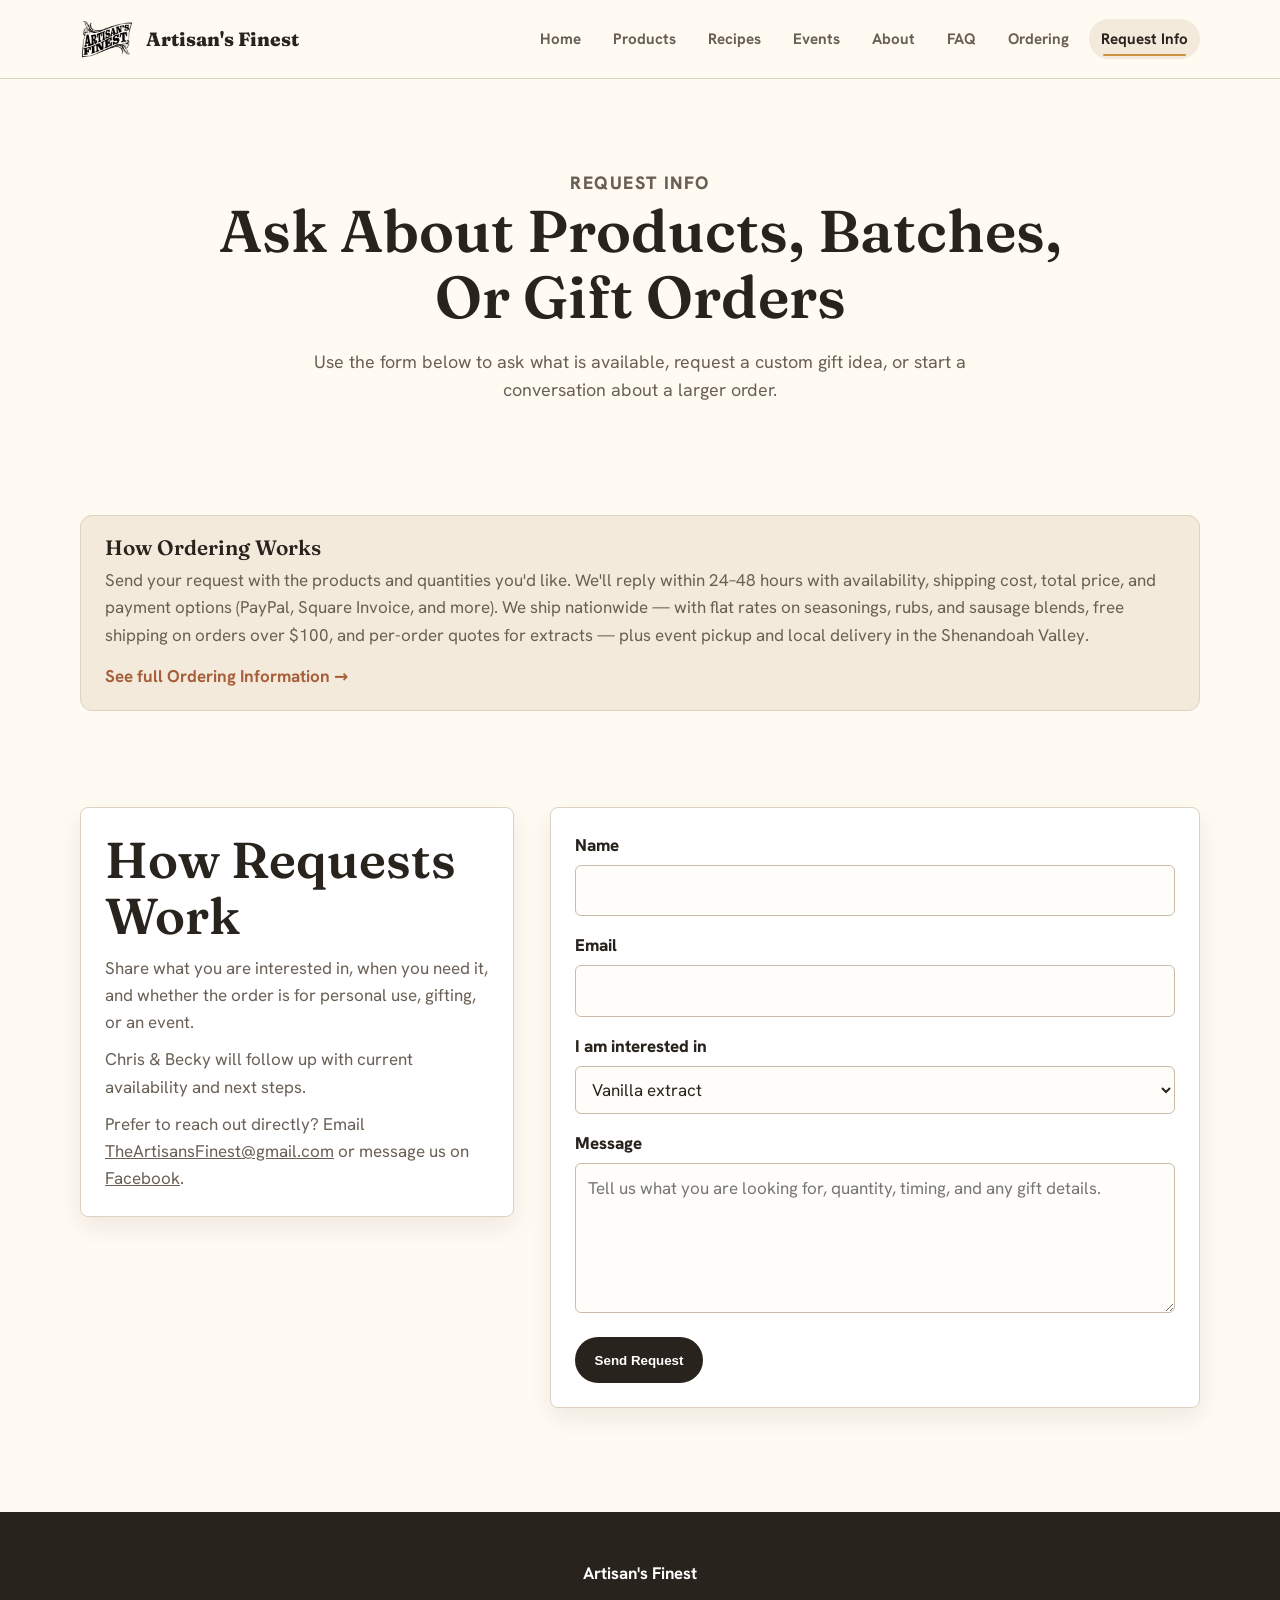
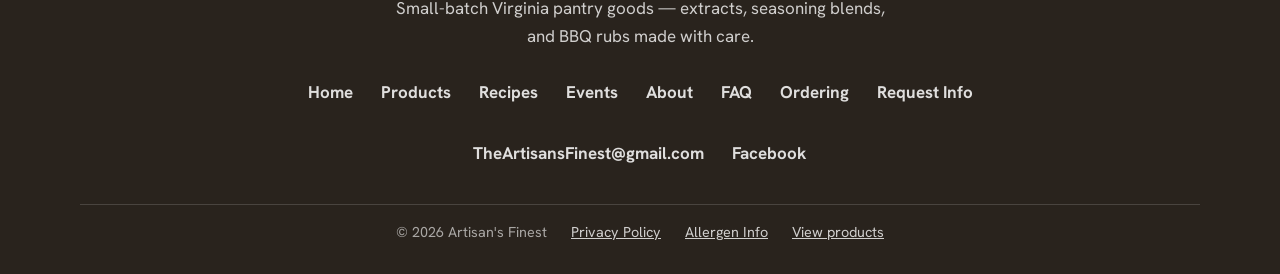
<file: contact.html>
<!doctype html>
<html lang="en">
<head>
  <meta charset="utf-8">
  <meta name="viewport" content="width=device-width, initial-scale=1">
  <title>Request Info | Artisan's Finest</title>
  <meta name="description" content="Request product information, batch availability, or gift order details from Artisan's Finest.">
  <meta property="og:type" content="website">
  <meta property="og:site_name" content="Artisan's Finest">
  <meta property="og:title" content="Request Info | Artisan's Finest">
  <meta property="og:description" content="Request product information, batch availability, or gift order details from Artisan's Finest.">
  <meta property="og:url" content="https://artisans-finest.github.io/artisans-finest/contact.html">
  <meta property="og:image" content="https://artisans-finest.github.io/artisans-finest/images/share-card.png">
  <meta property="og:image:width" content="1200">
  <meta property="og:image:height" content="630">
  <meta property="og:image:alt" content="Artisan's Finest logo">
  <meta name="twitter:card" content="summary_large_image">
  <meta name="twitter:title" content="Request Info | Artisan's Finest">
  <meta name="twitter:description" content="Request product information, batch availability, or gift order details from Artisan's Finest.">
  <meta name="twitter:image" content="https://artisans-finest.github.io/artisans-finest/images/share-card.png">
  <link rel="canonical" href="https://artisans-finest.github.io/artisans-finest/contact.html">
  <link rel="icon" href="images/favicon.png">
  <link rel="stylesheet" href="styles.css">
  <script>try{if(!matchMedia('(prefers-reduced-motion:reduce)').matches)document.documentElement.classList.add('js-anim')}catch(e){}</script>
  <script src="nav.js" defer></script>
  <script src="anim.js" defer></script>
</head>
<body>
  <a class="skip-link" href="#main">Skip to content</a>
  <header class="site-header">
    <nav class="nav" aria-label="Main navigation">
      <a class="brand" href="index.html">
        <img src="images/logo.webp" alt="Artisan's Finest logo" width="1112" height="828" decoding="async">
        <span>Artisan's Finest</span>
      </a>
      <button class="nav-toggle" type="button" aria-expanded="false" aria-controls="primary-nav" aria-label="Open menu">
        <span class="nav-toggle-bar"></span>
        <span class="nav-toggle-bar"></span>
        <span class="nav-toggle-bar"></span>
      </button>
      <div class="nav-links" id="primary-nav">
        <a href="index.html">Home</a>
        <a href="products.html">Products</a>
        <a href="recipes.html">Recipes</a>
        <a href="events.html">Events</a>
        <a href="about.html">About</a>
        <a href="faq.html">FAQ</a>
        <a href="ordering.html">Ordering</a>
        <a href="contact.html" aria-current="page">Request Info</a>
      </div>
    </nav>
  </header>

  <main id="main">
    <section class="page-hero">
      <p class="eyebrow">Request Info</p>
      <h1>Ask About Products, Batches, Or Gift Orders</h1>
      <p>Use the form below to ask what is available, request a custom gift idea, or start a conversation about a larger order.</p>
    </section>

    <section class="section" style="padding-bottom: 0;">
      <div class="order-callout">
        <h2>How Ordering Works</h2>
        <p>Send your request with the products and quantities you'd like. We'll reply within 24&ndash;48 hours with availability, shipping cost, total price, and payment options (PayPal, Square Invoice, and more). We ship nationwide &mdash; with flat rates on seasonings, rubs, and sausage blends, free shipping on orders over $100, and per-order quotes for extracts &mdash; plus event pickup and local delivery in the Shenandoah Valley.</p>
        <a class="order-callout-link" href="ordering.html">See full Ordering Information &rarr;</a>
      </div>
    </section>

    <section class="section form-wrap">
      <aside class="contact-panel">
        <h2>How Requests Work</h2>
        <p>Share what you are interested in, when you need it, and whether the order is for personal use, gifting, or an event.</p>
        <p>Chris & Becky will follow up with current availability and next steps.</p>
        <p class="contact-direct">Prefer to reach out directly? Email <a href="mailto:TheArtisansFinest@gmail.com">TheArtisansFinest@gmail.com</a> or message us on <a href="https://www.facebook.com/share/18mzWPCxDP/?mibextid=wwXIfr" target="_blank" rel="noopener noreferrer">Facebook</a>.</p>
      </aside>

      <form action="https://formspree.io/f/mpqewgbw" method="POST">
        <!-- After a successful submit, Formspree redirects here instead of its
             own generic page, so the visitor lands back on the branded site. -->
        <input type="hidden" name="_next" value="https://artisans-finest.github.io/artisans-finest/thank-you.html">
        <input type="hidden" name="_subject" value="New request from the Artisan's Finest website">
        <!-- Spam honeypot: hidden from people, but bots tend to fill it in.
             When it is non-empty Formspree silently discards the submission.
             Deliberately NOT named/labelled like a real field (e.g. "Company")
             so browser autofill never populates it for genuine visitors. -->
        <p class="hp" aria-hidden="true">
          <label for="hp-leave-blank">Leave this field blank</label>
          <input id="hp-leave-blank" type="text" name="_gotcha" tabindex="-1" autocomplete="off">
        </p>

        <label for="name">Name</label>
        <input id="name" name="name" type="text" autocomplete="name" required>

        <label for="email">Email</label>
        <input id="email" name="email" type="email" autocomplete="email" required>

        <label for="interest">I am interested in</label>
        <select id="interest" name="interest">
          <option>Vanilla extract</option>
          <option>Seasoning blends</option>
          <option>BBQ rubs</option>
          <option>Sausage blends</option>
          <option>Cookbooks</option>
          <option>Gift sets</option>
          <option>Custom or larger order</option>
        </select>

        <label for="message">Message</label>
        <textarea id="message" name="message" placeholder="Tell us what you are looking for, quantity, timing, and any gift details." required></textarea>

        <button class="button" type="submit">Send Request</button>
        <p id="form-status" class="form-status" role="alert" hidden></p>
      </form>
    </section>
  </main>

  <script>
    // Pre-fill the form when arriving from a product popup
    // (e.g. contact.html?item=Bourbon%20Vanilla&interest=Vanilla%20extract).
    (function () {
      var params = new URLSearchParams(location.search);
      var interest = params.get('interest');
      var item = params.get('item');
      if (interest) {
        var sel = document.getElementById('interest');
        if (sel) {
          for (var i = 0; i < sel.options.length; i++) {
            if (sel.options[i].text === interest) { sel.selectedIndex = i; break; }
          }
        }
      }
      if (item) {
        var msg = document.getElementById('message');
        if (msg && !msg.value) {
          msg.value = 'I would like to ask about: ' + item + '.\n\n';
        }
      }
    })();

    // Submit the form to Formspree via fetch so we control the outcome:
    // a single click reliably sends, then we redirect to our own branded
    // thank-you page. Without JS the form still POSTs natively (the action +
    // _next attributes), so submission never depends on this script.
    (function () {
      var form = document.querySelector('.form-wrap form');
      if (!form || typeof window.fetch !== 'function' || typeof FormData !== 'function') return;

      var THANKS = 'thank-you.html';
      var status = document.getElementById('form-status');
      var button = form.querySelector('[type="submit"]');

      form.addEventListener('submit', function (e) {
        // Let the browser run native required/email validation first.
        if (typeof form.checkValidity === 'function' && !form.checkValidity()) return;

        e.preventDefault();
        if (status) { status.hidden = true; status.textContent = ''; }
        if (button) { button.disabled = true; button.textContent = 'Sending…'; }

        fetch(form.action, {
          method: 'POST',
          body: new FormData(form),
          headers: { 'Accept': 'application/json' }
        }).then(function (res) {
          if (res.ok) {
            window.location.assign(THANKS);
            return;
          }
          throw new Error('Request failed');
        }).catch(function () {
          if (button) { button.disabled = false; button.textContent = 'Send Request'; }
          if (status) {
            status.hidden = false;
            status.textContent = 'Sorry — your request could not be sent. Please email TheArtisansFinest@gmail.com or try again in a moment.';
          }
        });
      });
    })();
  </script>

  <footer class="site-footer">
    <div class="footer-inner">
      <div class="footer-brand">
        <strong>Artisan's Finest</strong>
        <p>Small-batch Virginia pantry goods &mdash; extracts, seasoning blends, and BBQ rubs made with care.</p>
      </div>
      <nav class="footer-nav" aria-label="Footer">
        <a href="index.html">Home</a>
        <a href="products.html">Products</a>
        <a href="recipes.html">Recipes</a>
        <a href="events.html">Events</a>
        <a href="about.html">About</a>
        <a href="faq.html">FAQ</a>
        <a href="ordering.html">Ordering</a>
        <a href="contact.html">Request Info</a>
      </nav>
      <div class="footer-connect">
        <a href="mailto:TheArtisansFinest@gmail.com">TheArtisansFinest@gmail.com</a>
        <a href="https://www.facebook.com/share/18mzWPCxDP/?mibextid=wwXIfr" target="_blank" rel="noopener noreferrer">Facebook</a>
      </div>
    </div>
    <div class="footer-base">
      <span>&copy; 2026 Artisan's Finest</span>
      <a href="privacy.html">Privacy Policy</a>
      <a href="allergen.html">Allergen Info</a>
      <a href="products.html">View products</a>
    </div>
  </footer>
</body>
</html>
</file>
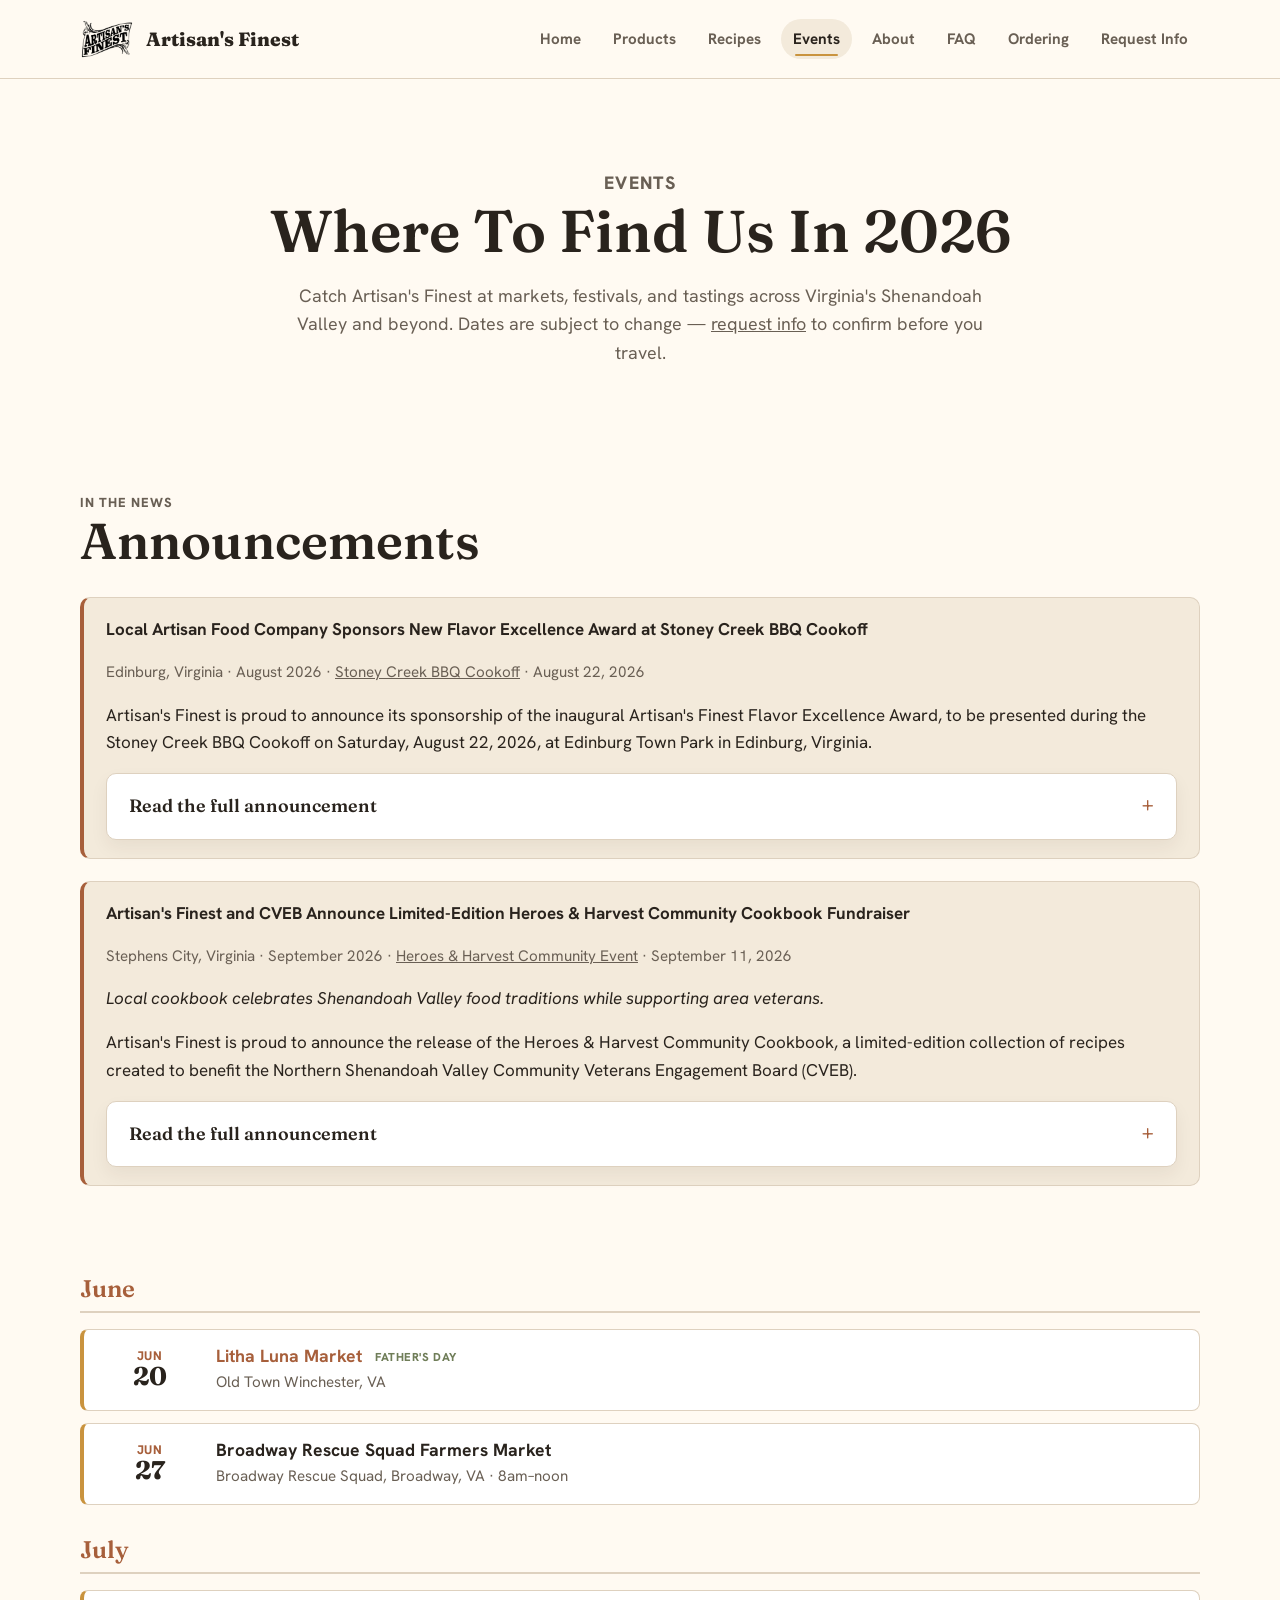
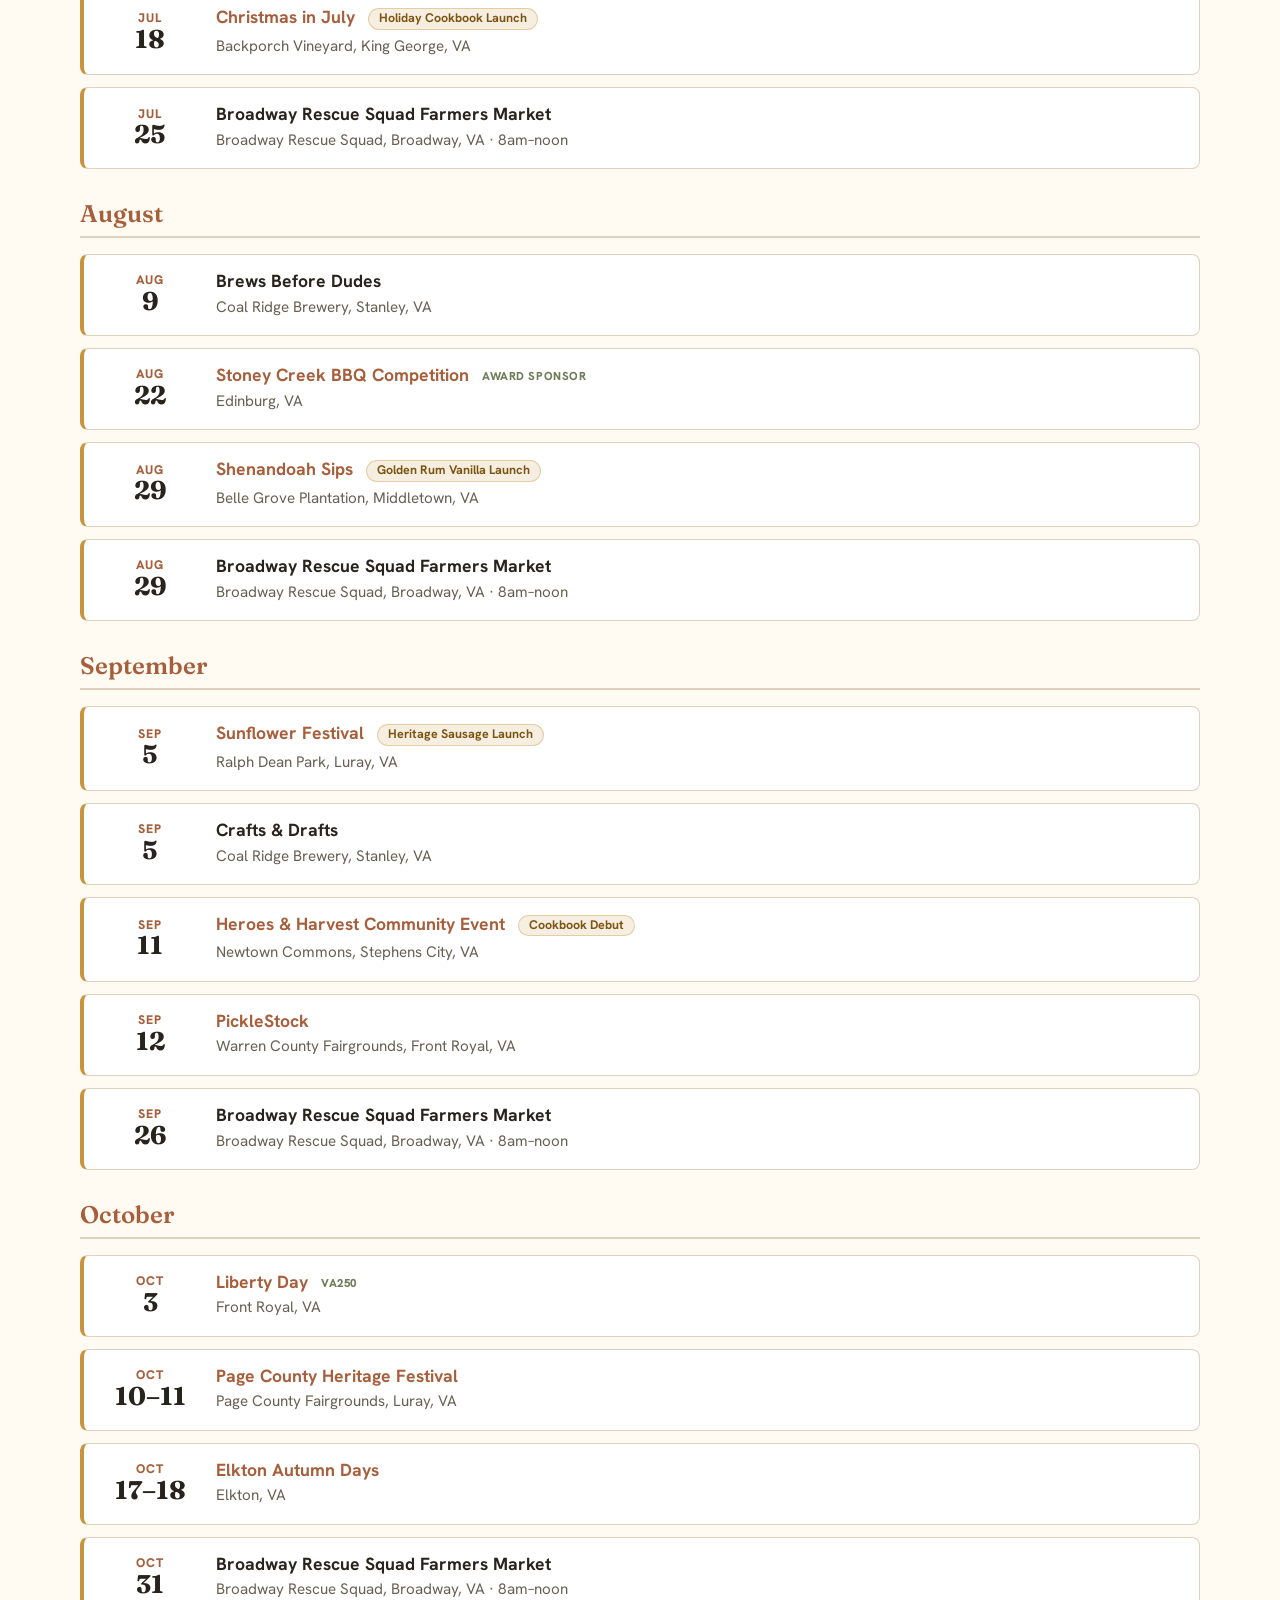
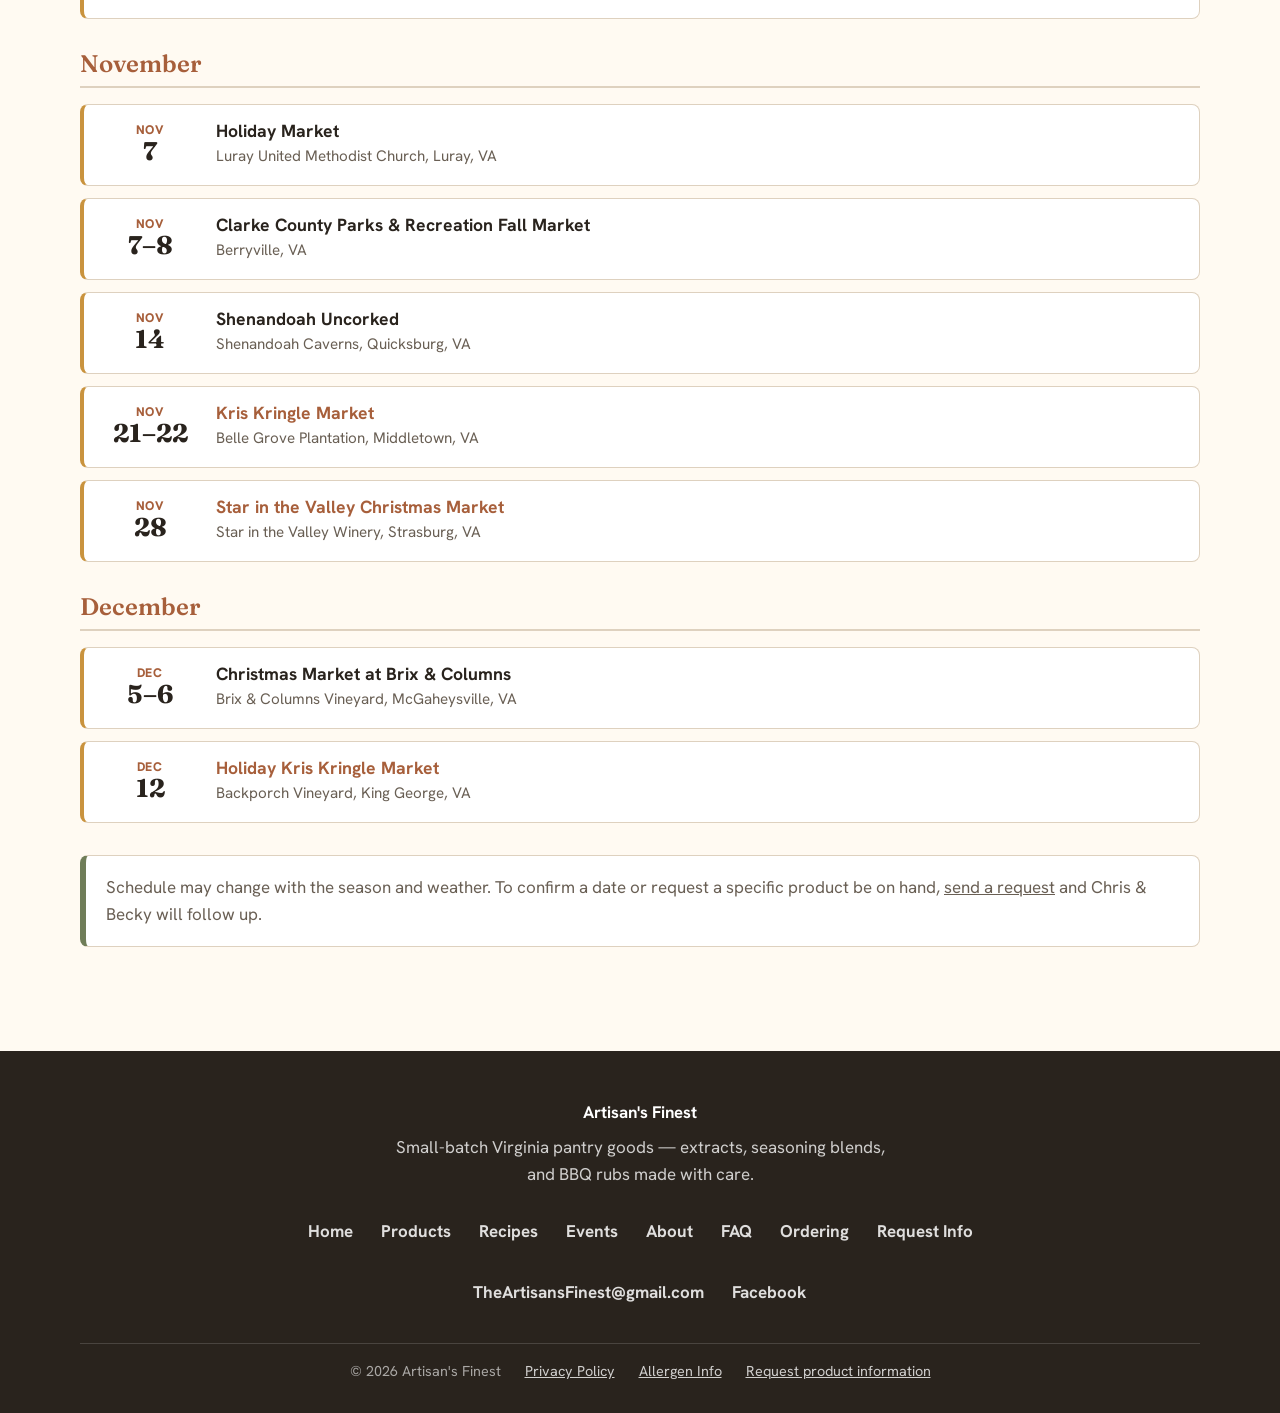
<file: events.html>
<!doctype html>
<html lang="en">
<head>
  <meta charset="utf-8">
  <meta name="viewport" content="width=device-width, initial-scale=1">
  <title>Events | Artisan's Finest</title>
  <meta name="description" content="Find Artisan's Finest at markets, festivals, and tastings across Virginia's Shenandoah Valley and beyond.">
  <meta property="og:type" content="website">
  <meta property="og:site_name" content="Artisan's Finest">
  <meta property="og:title" content="Events | Artisan's Finest">
  <meta property="og:description" content="Find Artisan's Finest at markets, festivals, and tastings across Virginia's Shenandoah Valley and beyond.">
  <meta property="og:url" content="https://artisans-finest.github.io/artisans-finest/events.html">
  <meta property="og:image" content="https://artisans-finest.github.io/artisans-finest/images/share-card.png">
  <meta property="og:image:width" content="1200">
  <meta property="og:image:height" content="630">
  <meta property="og:image:alt" content="Artisan's Finest logo">
  <meta name="twitter:card" content="summary_large_image">
  <meta name="twitter:title" content="Events | Artisan's Finest">
  <meta name="twitter:description" content="Find Artisan's Finest at markets, festivals, and tastings across Virginia's Shenandoah Valley and beyond.">
  <meta name="twitter:image" content="https://artisans-finest.github.io/artisans-finest/images/share-card.png">
  <link rel="canonical" href="https://artisans-finest.github.io/artisans-finest/events.html">
  <link rel="icon" href="images/favicon.png">
  <link rel="stylesheet" href="styles.css">
  <script>try{if(!matchMedia('(prefers-reduced-motion:reduce)').matches)document.documentElement.classList.add('js-anim')}catch(e){}</script>
  <script src="nav.js" defer></script>
  <script src="anim.js" defer></script>
  <script type="application/ld+json">
  {
    "@context": "https://schema.org",
    "@graph": [
      { "@type": "Event", "name": "Litha Luna Market", "startDate": "2026-06-20", "url": "https://allevents.in/winchester/litha-luna-market-2026/200029072072405", "location": { "@type": "Place", "name": "Old Town Winchester", "address": { "@type": "PostalAddress", "addressLocality": "Winchester", "addressRegion": "VA" } } },
      { "@type": "Event", "name": "Broadway Rescue Squad Farmers Market", "startDate": "2026-06-27T08:00", "endDate": "2026-06-27T12:00", "location": { "@type": "Place", "name": "Broadway Rescue Squad", "address": { "@type": "PostalAddress", "addressLocality": "Broadway", "addressRegion": "VA" } } },
      { "@type": "Event", "name": "Christmas in July", "startDate": "2026-07-18", "url": "https://www.backporchvineyard.com/christmas-in-july", "location": { "@type": "Place", "name": "Backporch Vineyard", "address": { "@type": "PostalAddress", "addressLocality": "King George", "addressRegion": "VA" } } },
      { "@type": "Event", "name": "Broadway Rescue Squad Farmers Market", "startDate": "2026-07-25T08:00", "endDate": "2026-07-25T12:00", "location": { "@type": "Place", "name": "Broadway Rescue Squad", "address": { "@type": "PostalAddress", "addressLocality": "Broadway", "addressRegion": "VA" } } },
      { "@type": "Event", "name": "Brews Before Dudes", "startDate": "2026-08-09", "location": { "@type": "Place", "name": "Coal Ridge Brewery", "address": { "@type": "PostalAddress", "addressLocality": "Stanley", "addressRegion": "VA" } } },
      { "@type": "Event", "name": "Stoney Creek BBQ Competition", "startDate": "2026-08-22", "url": "https://bbqhub.us/contest/564", "location": { "@type": "Place", "name": "Edinburg", "address": { "@type": "PostalAddress", "addressLocality": "Edinburg", "addressRegion": "VA" } } },
      { "@type": "Event", "name": "Shenandoah Sips", "startDate": "2026-08-29", "url": "https://www.bellegrove.org/calendar/shenandoahsips", "location": { "@type": "Place", "name": "Belle Grove Plantation", "address": { "@type": "PostalAddress", "addressLocality": "Middletown", "addressRegion": "VA" } } },
      { "@type": "Event", "name": "Broadway Rescue Squad Farmers Market", "startDate": "2026-08-29T08:00", "endDate": "2026-08-29T12:00", "location": { "@type": "Place", "name": "Broadway Rescue Squad", "address": { "@type": "PostalAddress", "addressLocality": "Broadway", "addressRegion": "VA" } } },
      { "@type": "Event", "name": "Sunflower Festival", "startDate": "2026-09-05", "url": "https://www.pagevalleysunflowerfestival.com/", "location": { "@type": "Place", "name": "Ralph Dean Park", "address": { "@type": "PostalAddress", "addressLocality": "Luray", "addressRegion": "VA" } } },
      { "@type": "Event", "name": "Crafts & Drafts", "startDate": "2026-09-05", "location": { "@type": "Place", "name": "Coal Ridge Brewery", "address": { "@type": "PostalAddress", "addressLocality": "Stanley", "addressRegion": "VA" } } },
      { "@type": "Event", "name": "Heroes & Harvest Community Event", "startDate": "2026-09-11", "url": "https://www.nsvcveb.org/heroesharvest", "location": { "@type": "Place", "name": "Newtown Commons", "address": { "@type": "PostalAddress", "addressLocality": "Stephens City", "addressRegion": "VA" } } },
      { "@type": "Event", "name": "PickleStock", "startDate": "2026-09-12", "url": "https://pettybettytreats.com/picklestock/", "location": { "@type": "Place", "name": "Warren County Fairgrounds", "address": { "@type": "PostalAddress", "addressLocality": "Front Royal", "addressRegion": "VA" } } },
      { "@type": "Event", "name": "Broadway Rescue Squad Farmers Market", "startDate": "2026-09-26T08:00", "endDate": "2026-09-26T12:00", "location": { "@type": "Place", "name": "Broadway Rescue Squad", "address": { "@type": "PostalAddress", "addressLocality": "Broadway", "addressRegion": "VA" } } },
      { "@type": "Event", "name": "Liberty Day", "startDate": "2026-10-03", "url": "https://www.va250.org/event-detail/?id=24504", "location": { "@type": "Place", "name": "Front Royal", "address": { "@type": "PostalAddress", "addressLocality": "Front Royal", "addressRegion": "VA" } } },
      { "@type": "Event", "name": "Page County Heritage Festival", "startDate": "2026-10-10", "endDate": "2026-10-11", "url": "https://www.pagevalley.org/events/annual-events-festivals/heritage-festival/", "location": { "@type": "Place", "name": "Page County Fairgrounds", "address": { "@type": "PostalAddress", "addressLocality": "Luray", "addressRegion": "VA" } } },
      { "@type": "Event", "name": "Elkton Autumn Days", "startDate": "2026-10-17", "endDate": "2026-10-18", "url": "https://www.rockinghamcountyva.gov/Calendar.aspx?EID=554", "location": { "@type": "Place", "name": "Elkton", "address": { "@type": "PostalAddress", "addressLocality": "Elkton", "addressRegion": "VA" } } },
      { "@type": "Event", "name": "Broadway Rescue Squad Farmers Market", "startDate": "2026-10-31T08:00", "endDate": "2026-10-31T12:00", "location": { "@type": "Place", "name": "Broadway Rescue Squad", "address": { "@type": "PostalAddress", "addressLocality": "Broadway", "addressRegion": "VA" } } },
      { "@type": "Event", "name": "Holiday Market", "startDate": "2026-11-07", "location": { "@type": "Place", "name": "Luray United Methodist Church", "address": { "@type": "PostalAddress", "addressLocality": "Luray", "addressRegion": "VA" } } },
      { "@type": "Event", "name": "Clarke County Parks & Recreation Fall Market", "startDate": "2026-11-07", "endDate": "2026-11-08", "location": { "@type": "Place", "name": "Berryville", "address": { "@type": "PostalAddress", "addressLocality": "Berryville", "addressRegion": "VA" } } },
      { "@type": "Event", "name": "Shenandoah Uncorked", "startDate": "2026-11-14", "location": { "@type": "Place", "name": "Shenandoah Caverns", "address": { "@type": "PostalAddress", "addressLocality": "Quicksburg", "addressRegion": "VA" } } },
      { "@type": "Event", "name": "Kris Kringle Market", "startDate": "2026-11-21", "endDate": "2026-11-22", "url": "https://www.bellegrove.org/calendar/save-the-date-kris-kringle-market", "location": { "@type": "Place", "name": "Belle Grove Plantation", "address": { "@type": "PostalAddress", "addressLocality": "Middletown", "addressRegion": "VA" } } },
      { "@type": "Event", "name": "Star in the Valley Christmas Market", "startDate": "2026-11-28", "url": "https://www.starinthevalley.com/new-events-1/2026/11/28/867jh82ijsjifib0uoclnkozzk9j9p", "location": { "@type": "Place", "name": "Star in the Valley Winery", "address": { "@type": "PostalAddress", "addressLocality": "Strasburg", "addressRegion": "VA" } } },
      { "@type": "Event", "name": "Christmas Market at Brix & Columns", "startDate": "2026-12-05", "endDate": "2026-12-06", "location": { "@type": "Place", "name": "Brix & Columns Vineyard", "address": { "@type": "PostalAddress", "addressLocality": "McGaheysville", "addressRegion": "VA" } } },
      { "@type": "Event", "name": "Holiday Kris Kringle Market", "startDate": "2026-12-12", "url": "https://www.backporchvineyard.com/event-details/kris-kringle-market-2", "location": { "@type": "Place", "name": "Backporch Vineyard", "address": { "@type": "PostalAddress", "addressLocality": "King George", "addressRegion": "VA" } } }
    ]
  }
  </script>
</head>
<body>
  <a class="skip-link" href="#main">Skip to content</a>
  <header class="site-header">
    <nav class="nav" aria-label="Main navigation">
      <a class="brand" href="index.html">
        <img src="images/logo.webp" alt="Artisan's Finest logo" width="1112" height="828" decoding="async">
        <span>Artisan's Finest</span>
      </a>
      <button class="nav-toggle" type="button" aria-expanded="false" aria-controls="primary-nav" aria-label="Open menu">
        <span class="nav-toggle-bar"></span>
        <span class="nav-toggle-bar"></span>
        <span class="nav-toggle-bar"></span>
      </button>
      <div class="nav-links" id="primary-nav">
        <a href="index.html">Home</a>
        <a href="products.html">Products</a>
        <a href="recipes.html">Recipes</a>
        <a href="events.html" aria-current="page">Events</a>
        <a href="about.html">About</a>
        <a href="faq.html">FAQ</a>
        <a href="ordering.html">Ordering</a>
        <a href="contact.html">Request Info</a>
      </div>
    </nav>
  </header>

  <main id="main">
    <section class="page-hero">
      <p class="eyebrow">Events</p>
      <h1>Where To Find Us In 2026</h1>
      <p>Catch Artisan's Finest at markets, festivals, and tastings across Virginia's Shenandoah Valley and beyond. Dates are subject to change &mdash; <a href="contact.html">request info</a> to confirm before you travel.</p>
    </section>

    <section class="section" id="news" style="padding-bottom: 0;">
      <div class="section-head">
        <p class="eyebrow">In the News</p>
        <h2>Announcements</h2>
      </div>
      <article class="callout-note">
        <p><strong>Local Artisan Food Company Sponsors New Flavor Excellence Award at Stoney Creek BBQ Cookoff</strong></p>
        <p class="legal-meta" style="margin: 0 0 12px;">Edinburg, Virginia &middot; August 2026 &middot; <a href="https://bbqhub.us/contest/564" target="_blank" rel="noopener noreferrer">Stoney Creek BBQ Cookoff</a> &middot; August 22, 2026</p>
        <p>Artisan's Finest is proud to announce its sponsorship of the inaugural Artisan's Finest Flavor Excellence Award, to be presented during the Stoney Creek BBQ Cookoff on Saturday, August 22, 2026, at Edinburg Town Park in Edinburg, Virginia.</p>
        <details class="faq-item">
          <summary>Read the full announcement</summary>
          <div class="faq-answer">
            <p>The Stoney Creek BBQ Cookoff, a Kansas City Barbeque Society (KCBS) sanctioned competition, has quickly become one of the Shenandoah Valley's most anticipated culinary events. This year's event will feature 19 KCBS competition teams and 20 backyard barbecue teams, the popular Corks at the Cookoff wine and spirits tasting, a car show, food vendors, family activities, and visitors from across the region.</p>
            <p>The Artisan's Finest Flavor Excellence Award was created to recognize the team whose entry demonstrates exceptional flavor craftsmanship through seasoning balance, creativity, depth of flavor, and overall eating experience.</p>
            <p>&ldquo;When we started Artisan's Finest, we weren't trying to build a big food company &mdash; we simply loved great food and believed quality ingredients matter,&rdquo; said Chris Marston, co-owner of Artisan's Finest. &ldquo;Over the years, we've learned something simple: flavor is what people remember. This award is our way of honoring the pitmasters who dedicate themselves to creating unforgettable barbecue.&rdquo;</p>
            <p>Unlike traditional competition categories, the Flavor Excellence Award is intended as a special recognition celebrating the artistry behind barbecue. The award will be presented independently of official KCBS scoring and is designed to recognize the pitmaster team that best exemplifies outstanding flavor development and seasoning craftsmanship.</p>
            <p><strong>The winning team will receive:</strong></p>
            <ul>
              <li>The Artisan's Finest Flavor Excellence Award Trophy</li>
              <li>An Artisan's Finest Competition Bundle featuring eight handcrafted BBQ rubs</li>
              <li>Recognition during the event awards ceremony</li>
              <li>A year of well-earned bragging rights</li>
            </ul>
            <p>Artisan's Finest specializes in handcrafted vanilla extracts, seasonings, and barbecue rubs produced in small batches in Virginia's Shenandoah Valley. Built on a philosophy of real ingredients, thoughtful craftsmanship, and authentic flavor, the company serves customers throughout the Mid-Atlantic through festivals, markets, competitions, and special events.</p>
            <p>&ldquo;At the end of the day, we're not really in the seasoning business &mdash; we're in the flavor business,&rdquo; Marston added. &ldquo;This award is our way of recognizing the team that best represents what we care about most: great flavor.&rdquo;</p>
            <p>The Stoney Creek BBQ Cookoff will be held from 11:00 a.m. to 5:00 p.m. on Saturday, August 22, 2026, at Edinburg Town Park, Edinburg, Virginia.</p>
            <p><strong>Event highlights:</strong></p>
            <ul>
              <li>19 KCBS Competition Teams</li>
              <li>20 Backyard BBQ Teams</li>
              <li>Corks at the Cookoff Wine &amp; Spirits Tasting</li>
              <li>Car Show</li>
              <li>Food Vendors</li>
              <li>Family-Friendly Activities</li>
              <li>Live Awards Ceremony</li>
            </ul>
            <p>For additional information about Artisan's Finest, stop by the Artisan's Finest booth during the event or follow Artisan's Finest on social media for updates leading up to the competition.</p>
            <p class="legal-meta">Media contact: Chris Marston, Co-Owner, Artisan's Finest &middot; <a href="mailto:TheArtisansFinest@gmail.com">TheArtisansFinest@gmail.com</a> &middot; <a href="tel:+15407421743">540-742-1743</a></p>
          </div>
        </details>
      </article>

      <article class="callout-note">
        <p><strong>Artisan's Finest and CVEB Announce Limited-Edition Heroes &amp; Harvest Community Cookbook Fundraiser</strong></p>
        <p class="legal-meta" style="margin: 0 0 12px;">Stephens City, Virginia &middot; September 2026 &middot; <a href="https://www.nsvcveb.org/heroesharvest" target="_blank" rel="noopener noreferrer">Heroes &amp; Harvest Community Event</a> &middot; September 11, 2026</p>
        <p><em>Local cookbook celebrates Shenandoah Valley food traditions while supporting area veterans.</em></p>
        <p>Artisan's Finest is proud to announce the release of the Heroes &amp; Harvest Community Cookbook, a limited-edition collection of recipes created to benefit the Northern Shenandoah Valley Community Veterans Engagement Board (CVEB).</p>
        <details class="faq-item">
          <summary>Read the full announcement</summary>
          <div class="faq-answer">
            <p>The cookbook will debut during the Heroes &amp; Harvest Community Event on September 11, 2026, at Newtown Commons in Stephens City, Virginia.</p>
            <p>Featuring 25 recipes inspired by family traditions, church suppers, community gatherings, and Shenandoah Valley kitchens, the cookbook showcases recipes incorporating Artisan's Finest seasonings, extracts, and Heritage Sausage Seasonings while celebrating the spirit of community that defines the region.</p>
            <p><strong>Recipes include favorites such as:</strong></p>
            <ul>
              <li>Golden Rum French Toast Bake</li>
              <li>Bourbon Vanilla Cinnamon Rolls</li>
              <li>Mountain Vegetable Casserole</li>
              <li>Virginia Ham &amp; Bean Soup</li>
              <li>Old Hearth Breakfast Patties</li>
              <li>Tuscan Sausage &amp; Peppers</li>
              <li>Bavarian Brat Skillet</li>
              <li>Sicilian Sweet Stuffed Peppers</li>
              <li>Maplewood Breakfast Bake</li>
              <li>Vanilla Pound Cake</li>
              <li>Bourbon Bread Pudding</li>
              <li>Blackberry Cobbler</li>
              <li>Shenandoah Apple Crisp</li>
            </ul>
            <p>The cookbook also includes hosting tips, holiday entertaining ideas, menu planning resources, and information about the mission of CVEB.</p>
            <p><strong>Supporting Local Veterans</strong></p>
            <p>Proceeds from the cookbook will help support the work of the Northern Shenandoah Valley Community Veterans Engagement Board, which connects veterans and their families with community resources, support services, and outreach programs throughout the region.</p>
            <p>&ldquo;This project is about more than recipes,&rdquo; said Chris Marston, co-owner of Artisan's Finest. &ldquo;Food has always brought people together. We wanted to create something that celebrates community while also supporting those who have served our country.&rdquo;</p>
            <p><strong>Limited First Edition</strong></p>
            <p>The initial release will consist of only 25 numbered copies, making the first printing a special collector's edition. Each cookbook will feature:</p>
            <ul>
              <li>Limited-edition numbering</li>
              <li>First Printing designation</li>
              <li>Premium full-color interior pages</li>
              <li>25 recipes and entertaining resources</li>
            </ul>
            <p>A special raffle will also be held for Copy No. 1 of 25, creating an additional fundraising opportunity for CVEB.</p>
            <p><strong>Pricing</strong></p>
            <p>Limited First Edition numbered copies: <strong>$15 presale &middot; $20 event day</strong>. Additional donations to CVEB will be accepted during the event. A digital edition will also be available through a QR-accessible format for supporters who wish to contribute while reducing printing costs.</p>
            <p><strong>Event Information</strong></p>
            <p>Heroes &amp; Harvest Community Event &middot; September 11, 2026 &middot; Newtown Commons, Stephens City, Virginia &middot; Beneficiary: Northern Shenandoah Valley Community Veterans Engagement Board (CVEB)</p>
            <p>Attendees will have the opportunity to purchase cookbooks, meet the creators, learn about CVEB programs, and participate in the raffle benefiting local veterans.</p>
            <p class="legal-meta">Media contact: Chris Marston, Artisan's Finest &middot; <a href="mailto:TheArtisansFinest@gmail.com">TheArtisansFinest@gmail.com</a></p>
            <p class="legal-meta"><em>Supporting Veterans. Celebrating Community. Sharing the Table.</em></p>
          </div>
        </details>
      </article>
    </section>

    <section class="section">
      <div class="event-month-group">
        <h2 class="event-month-head">June</h2>
        <div class="event-list">
          <article class="event">
            <div class="event-date"><span class="event-mon">Jun</span><span class="event-day">20</span></div>
            <div class="event-body">
              <h3><a href="https://allevents.in/winchester/litha-luna-market-2026/200029072072405" target="_blank" rel="noopener noreferrer">Litha Luna Market</a> <span class="event-tag">Father's Day</span></h3>
              <p class="event-loc">Old Town Winchester, VA</p>
            </div>
          </article>
          <article class="event">
            <div class="event-date"><span class="event-mon">Jun</span><span class="event-day">27</span></div>
            <div class="event-body">
              <h3>Broadway Rescue Squad Farmers Market</h3>
              <p class="event-loc">Broadway Rescue Squad, Broadway, VA &middot; 8am&ndash;noon</p>
            </div>
          </article>
        </div>
      </div>

      <div class="event-month-group">
        <h2 class="event-month-head">July</h2>
        <div class="event-list">
          <article class="event">
            <div class="event-date"><span class="event-mon">Jul</span><span class="event-day">18</span></div>
            <div class="event-body">
              <h3><a href="https://www.backporchvineyard.com/christmas-in-july" target="_blank" rel="noopener noreferrer">Christmas in July</a> <span class="badge soon">Holiday Cookbook Launch</span></h3>
              <p class="event-loc">Backporch Vineyard, King George, VA</p>
            </div>
          </article>
          <article class="event">
            <div class="event-date"><span class="event-mon">Jul</span><span class="event-day">25</span></div>
            <div class="event-body">
              <h3>Broadway Rescue Squad Farmers Market</h3>
              <p class="event-loc">Broadway Rescue Squad, Broadway, VA &middot; 8am&ndash;noon</p>
            </div>
          </article>
        </div>
      </div>

      <div class="event-month-group">
        <h2 class="event-month-head">August</h2>
        <div class="event-list">
          <article class="event">
            <div class="event-date"><span class="event-mon">Aug</span><span class="event-day">9</span></div>
            <div class="event-body">
              <h3>Brews Before Dudes</h3>
              <p class="event-loc">Coal Ridge Brewery, Stanley, VA</p>
            </div>
          </article>
          <article class="event">
            <div class="event-date"><span class="event-mon">Aug</span><span class="event-day">22</span></div>
            <div class="event-body">
              <h3><a href="https://bbqhub.us/contest/564" target="_blank" rel="noopener noreferrer">Stoney Creek BBQ Competition</a> <span class="event-tag">Award Sponsor</span></h3>
              <p class="event-loc">Edinburg, VA</p>
            </div>
          </article>
          <article class="event">
            <div class="event-date"><span class="event-mon">Aug</span><span class="event-day">29</span></div>
            <div class="event-body">
              <h3><a href="https://www.bellegrove.org/calendar/shenandoahsips" target="_blank" rel="noopener noreferrer">Shenandoah Sips</a> <span class="badge soon">Golden Rum Vanilla Launch</span></h3>
              <p class="event-loc">Belle Grove Plantation, Middletown, VA</p>
            </div>
          </article>
          <article class="event">
            <div class="event-date"><span class="event-mon">Aug</span><span class="event-day">29</span></div>
            <div class="event-body">
              <h3>Broadway Rescue Squad Farmers Market</h3>
              <p class="event-loc">Broadway Rescue Squad, Broadway, VA &middot; 8am&ndash;noon</p>
            </div>
          </article>
        </div>
      </div>

      <div class="event-month-group">
        <h2 class="event-month-head">September</h2>
        <div class="event-list">
          <article class="event">
            <div class="event-date"><span class="event-mon">Sep</span><span class="event-day">5</span></div>
            <div class="event-body">
              <h3><a href="https://www.pagevalleysunflowerfestival.com/" target="_blank" rel="noopener noreferrer">Sunflower Festival</a> <span class="badge soon">Heritage Sausage Launch</span></h3>
              <p class="event-loc">Ralph Dean Park, Luray, VA</p>
            </div>
          </article>
          <article class="event">
            <div class="event-date"><span class="event-mon">Sep</span><span class="event-day">5</span></div>
            <div class="event-body">
              <h3>Crafts &amp; Drafts</h3>
              <p class="event-loc">Coal Ridge Brewery, Stanley, VA</p>
            </div>
          </article>
          <article class="event">
            <div class="event-date"><span class="event-mon">Sep</span><span class="event-day">11</span></div>
            <div class="event-body">
              <h3><a href="https://www.nsvcveb.org/heroesharvest" target="_blank" rel="noopener noreferrer">Heroes &amp; Harvest Community Event</a> <span class="badge soon">Cookbook Debut</span></h3>
              <p class="event-loc">Newtown Commons, Stephens City, VA</p>
            </div>
          </article>
          <article class="event">
            <div class="event-date"><span class="event-mon">Sep</span><span class="event-day">12</span></div>
            <div class="event-body">
              <h3><a href="https://pettybettytreats.com/picklestock/" target="_blank" rel="noopener noreferrer">PickleStock</a></h3>
              <p class="event-loc">Warren County Fairgrounds, Front Royal, VA</p>
            </div>
          </article>
          <article class="event">
            <div class="event-date"><span class="event-mon">Sep</span><span class="event-day">26</span></div>
            <div class="event-body">
              <h3>Broadway Rescue Squad Farmers Market</h3>
              <p class="event-loc">Broadway Rescue Squad, Broadway, VA &middot; 8am&ndash;noon</p>
            </div>
          </article>
        </div>
      </div>

      <div class="event-month-group">
        <h2 class="event-month-head">October</h2>
        <div class="event-list">
          <article class="event">
            <div class="event-date"><span class="event-mon">Oct</span><span class="event-day">3</span></div>
            <div class="event-body">
              <h3><a href="https://www.va250.org/event-detail/?id=24504" target="_blank" rel="noopener noreferrer">Liberty Day</a> <span class="event-tag">VA250</span></h3>
              <p class="event-loc">Front Royal, VA</p>
            </div>
          </article>
          <article class="event">
            <div class="event-date"><span class="event-mon">Oct</span><span class="event-day">10&ndash;11</span></div>
            <div class="event-body">
              <h3><a href="https://www.pagevalley.org/events/annual-events-festivals/heritage-festival/" target="_blank" rel="noopener noreferrer">Page County Heritage Festival</a></h3>
              <p class="event-loc">Page County Fairgrounds, Luray, VA</p>
            </div>
          </article>
          <article class="event">
            <div class="event-date"><span class="event-mon">Oct</span><span class="event-day">17&ndash;18</span></div>
            <div class="event-body">
              <h3><a href="https://www.rockinghamcountyva.gov/Calendar.aspx?EID=554" target="_blank" rel="noopener noreferrer">Elkton Autumn Days</a></h3>
              <p class="event-loc">Elkton, VA</p>
            </div>
          </article>
          <article class="event">
            <div class="event-date"><span class="event-mon">Oct</span><span class="event-day">31</span></div>
            <div class="event-body">
              <h3>Broadway Rescue Squad Farmers Market</h3>
              <p class="event-loc">Broadway Rescue Squad, Broadway, VA &middot; 8am&ndash;noon</p>
            </div>
          </article>
        </div>
      </div>

      <div class="event-month-group">
        <h2 class="event-month-head">November</h2>
        <div class="event-list">
          <article class="event">
            <div class="event-date"><span class="event-mon">Nov</span><span class="event-day">7</span></div>
            <div class="event-body">
              <h3>Holiday Market</h3>
              <p class="event-loc">Luray United Methodist Church, Luray, VA</p>
            </div>
          </article>
          <article class="event">
            <div class="event-date"><span class="event-mon">Nov</span><span class="event-day">7&ndash;8</span></div>
            <div class="event-body">
              <h3>Clarke County Parks &amp; Recreation Fall Market</h3>
              <p class="event-loc">Berryville, VA</p>
            </div>
          </article>
          <article class="event">
            <div class="event-date"><span class="event-mon">Nov</span><span class="event-day">14</span></div>
            <div class="event-body">
              <h3>Shenandoah Uncorked</h3>
              <p class="event-loc">Shenandoah Caverns, Quicksburg, VA</p>
            </div>
          </article>
          <article class="event">
            <div class="event-date"><span class="event-mon">Nov</span><span class="event-day">21&ndash;22</span></div>
            <div class="event-body">
              <h3><a href="https://www.bellegrove.org/calendar/save-the-date-kris-kringle-market" target="_blank" rel="noopener noreferrer">Kris Kringle Market</a></h3>
              <p class="event-loc">Belle Grove Plantation, Middletown, VA</p>
            </div>
          </article>
          <article class="event">
            <div class="event-date"><span class="event-mon">Nov</span><span class="event-day">28</span></div>
            <div class="event-body">
              <h3><a href="https://www.starinthevalley.com/new-events-1/2026/11/28/867jh82ijsjifib0uoclnkozzk9j9p" target="_blank" rel="noopener noreferrer">Star in the Valley Christmas Market</a></h3>
              <p class="event-loc">Star in the Valley Winery, Strasburg, VA</p>
            </div>
          </article>
        </div>
      </div>

      <div class="event-month-group">
        <h2 class="event-month-head">December</h2>
        <div class="event-list">
          <article class="event">
            <div class="event-date"><span class="event-mon">Dec</span><span class="event-day">5&ndash;6</span></div>
            <div class="event-body">
              <h3>Christmas Market at Brix &amp; Columns</h3>
              <p class="event-loc">Brix &amp; Columns Vineyard, McGaheysville, VA</p>
            </div>
          </article>
          <article class="event">
            <div class="event-date"><span class="event-mon">Dec</span><span class="event-day">12</span></div>
            <div class="event-body">
              <h3><a href="https://www.backporchvineyard.com/event-details/kris-kringle-market-2" target="_blank" rel="noopener noreferrer">Holiday Kris Kringle Market</a></h3>
              <p class="event-loc">Backporch Vineyard, King George, VA</p>
            </div>
          </article>
        </div>
      </div>

      <div class="note">Schedule may change with the season and weather. To confirm a date or request a specific product be on hand, <a href="contact.html">send a request</a> and Chris &amp; Becky will follow up.</div>
    </section>
  </main>

  <footer class="site-footer">
    <div class="footer-inner">
      <div class="footer-brand">
        <strong>Artisan's Finest</strong>
        <p>Small-batch Virginia pantry goods &mdash; extracts, seasoning blends, and BBQ rubs made with care.</p>
      </div>
      <nav class="footer-nav" aria-label="Footer">
        <a href="index.html">Home</a>
        <a href="products.html">Products</a>
        <a href="recipes.html">Recipes</a>
        <a href="events.html">Events</a>
        <a href="about.html">About</a>
        <a href="faq.html">FAQ</a>
        <a href="ordering.html">Ordering</a>
        <a href="contact.html">Request Info</a>
      </nav>
      <div class="footer-connect">
        <a href="mailto:TheArtisansFinest@gmail.com">TheArtisansFinest@gmail.com</a>
        <a href="https://www.facebook.com/share/18mzWPCxDP/?mibextid=wwXIfr" target="_blank" rel="noopener noreferrer">Facebook</a>
      </div>
    </div>
    <div class="footer-base">
      <span>&copy; 2026 Artisan's Finest</span>
      <a href="privacy.html">Privacy Policy</a>
      <a href="allergen.html">Allergen Info</a>
      <a href="contact.html">Request product information</a>
    </div>
  </footer>
</body>
</html>
</file>
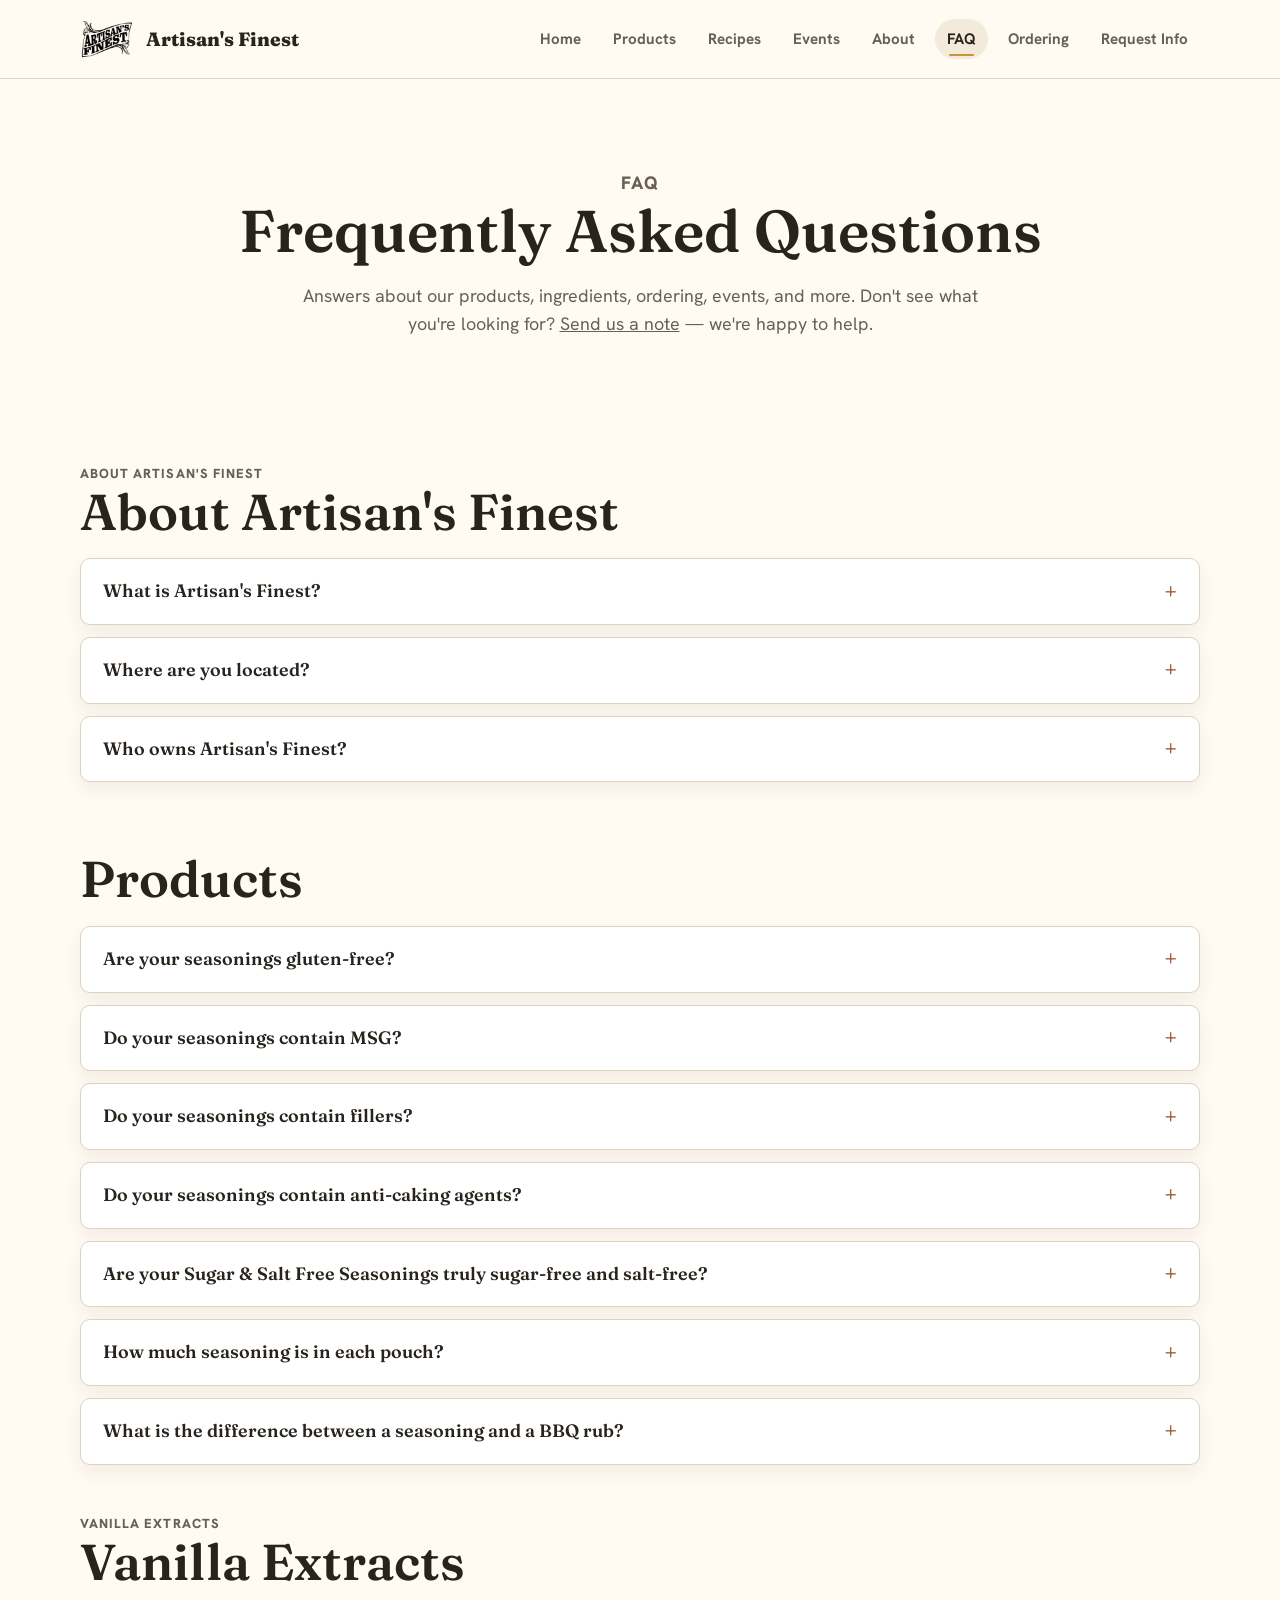
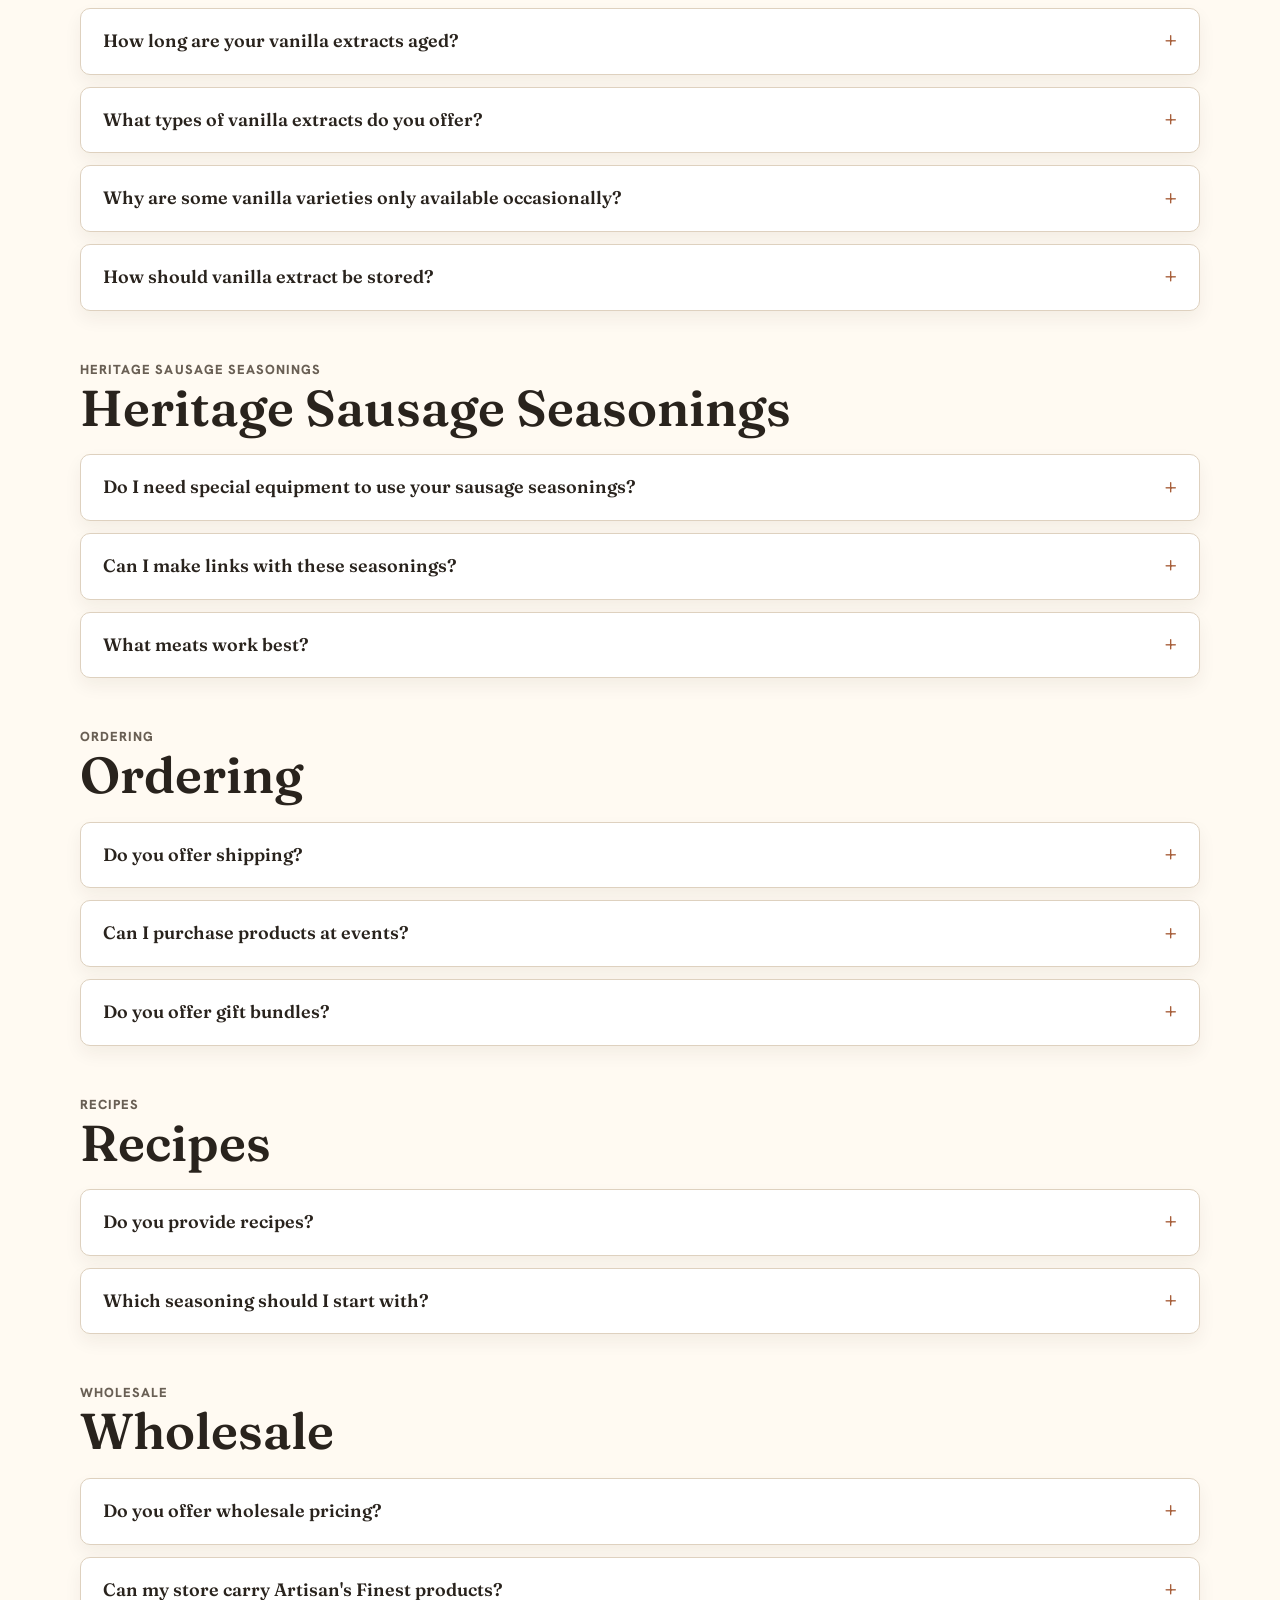
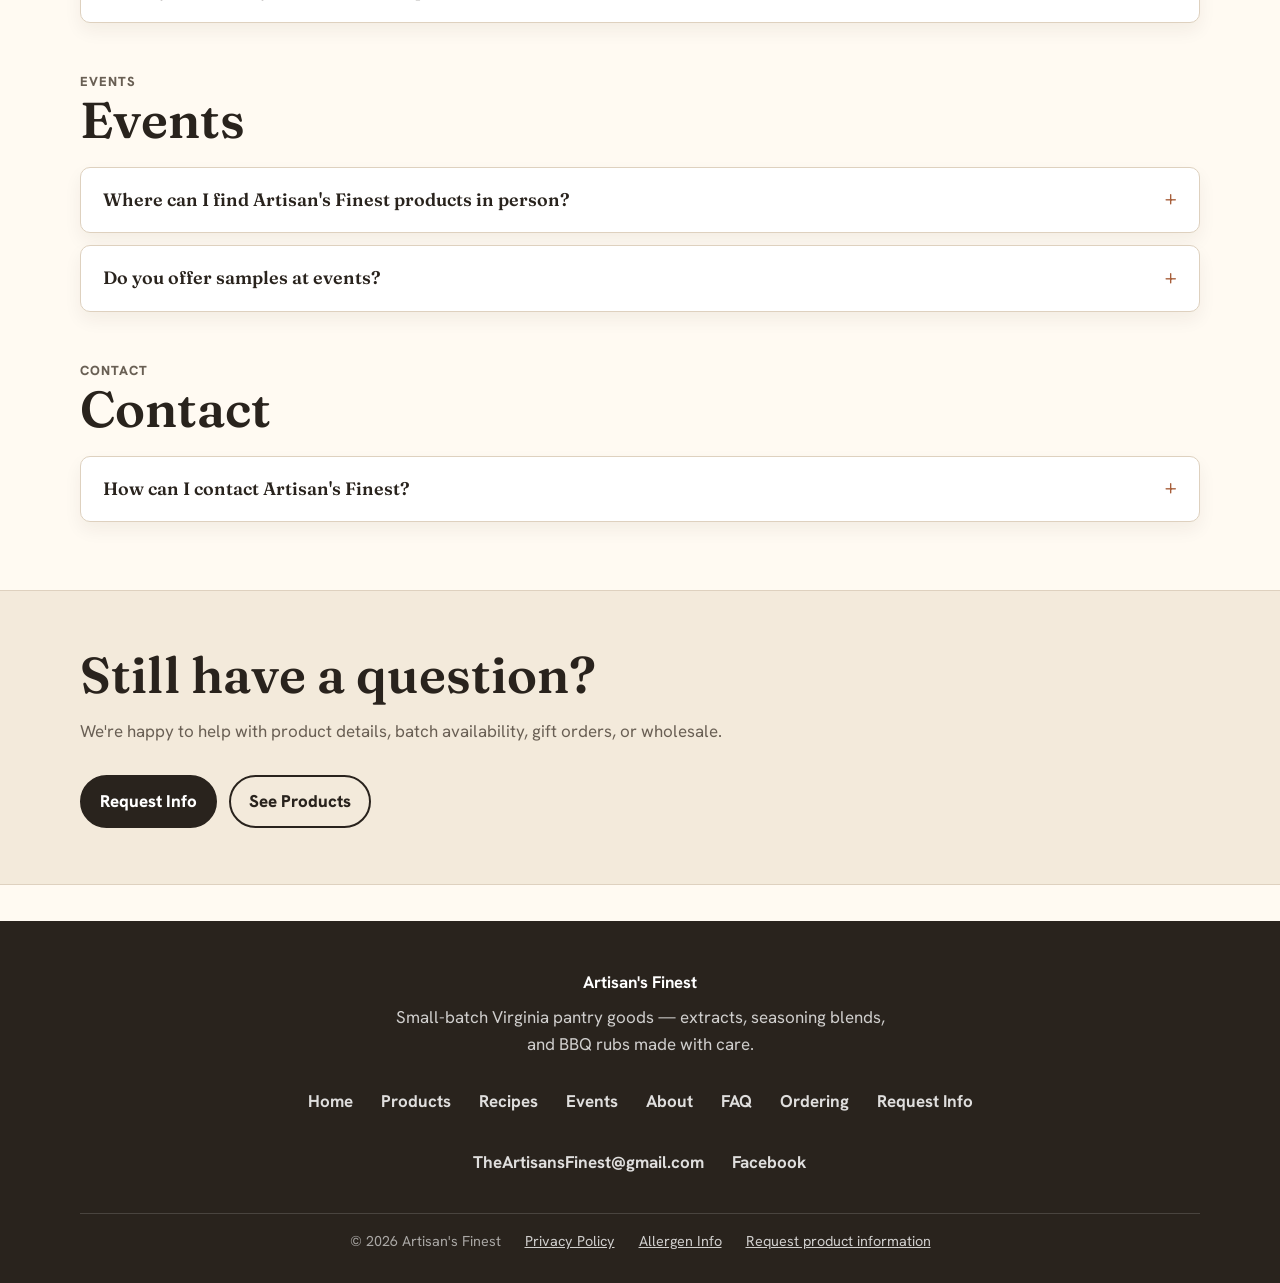
<file: faq.html>
<!doctype html>
<html lang="en">
<head>
  <meta charset="utf-8">
  <meta name="viewport" content="width=device-width, initial-scale=1">
  <title>FAQ | Artisan's Finest</title>
  <meta name="description" content="Answers to common questions about Artisan's Finest seasonings, BBQ rubs, vanilla extracts, sausage blends, ordering, shipping, wholesale, and events.">
  <meta property="og:type" content="website">
  <meta property="og:site_name" content="Artisan's Finest">
  <meta property="og:title" content="FAQ | Artisan's Finest">
  <meta property="og:description" content="Answers to common questions about Artisan's Finest seasonings, BBQ rubs, vanilla extracts, sausage blends, ordering, shipping, wholesale, and events.">
  <meta property="og:url" content="https://artisans-finest.github.io/artisans-finest/faq.html">
  <meta property="og:image" content="https://artisans-finest.github.io/artisans-finest/images/share-card.png">
  <meta property="og:image:width" content="1200">
  <meta property="og:image:height" content="630">
  <meta property="og:image:alt" content="Artisan's Finest logo">
  <meta name="twitter:card" content="summary_large_image">
  <meta name="twitter:title" content="FAQ | Artisan's Finest">
  <meta name="twitter:description" content="Answers to common questions about Artisan's Finest seasonings, BBQ rubs, vanilla extracts, sausage blends, ordering, shipping, wholesale, and events.">
  <meta name="twitter:image" content="https://artisans-finest.github.io/artisans-finest/images/share-card.png">
  <link rel="canonical" href="https://artisans-finest.github.io/artisans-finest/faq.html">
  <link rel="icon" href="images/favicon.png">
  <link rel="stylesheet" href="styles.css">
  <script>try{if(!matchMedia('(prefers-reduced-motion:reduce)').matches)document.documentElement.classList.add('js-anim')}catch(e){}</script>
  <script src="nav.js" defer></script>
  <script src="anim.js" defer></script>
  <script type="application/ld+json">
  {
    "@context": "https://schema.org",
    "@type": "FAQPage",
    "mainEntity": [
      { "@type": "Question", "name": "What is Artisan's Finest?", "acceptedAnswer": { "@type": "Answer", "text": "Artisan's Finest is a small-batch producer of handcrafted seasonings, BBQ rubs, vanilla extracts, and specialty culinary products from Virginia's Shenandoah Valley. We focus on clean ingredients, bold flavor, and products made in small batches with attention to quality." } },
      { "@type": "Question", "name": "Where are you located?", "acceptedAnswer": { "@type": "Answer", "text": "We are based in the Shenandoah Valley of Virginia and regularly attend festivals, farmers markets, craft shows, and food events throughout the region." } },
      { "@type": "Question", "name": "Who owns Artisan's Finest?", "acceptedAnswer": { "@type": "Answer", "text": "Artisan's Finest is owned and operated by Chris Marston and Becky George. What began as a hobby has grown into a family-run business focused on creating premium culinary products for home cooks and food enthusiasts." } },
      { "@type": "Question", "name": "Are your seasonings gluten-free?", "acceptedAnswer": { "@type": "Answer", "text": "Most of our seasonings are naturally gluten-free based on their ingredients. However, they are prepared in a home-based production environment that may process ingredients from multiple suppliers. Customers with severe allergies should contact us before purchasing." } },
      { "@type": "Question", "name": "Do your seasonings contain MSG?", "acceptedAnswer": { "@type": "Answer", "text": "No. Our products are crafted without added MSG." } },
      { "@type": "Question", "name": "Do your seasonings contain fillers?", "acceptedAnswer": { "@type": "Answer", "text": "No. We do not use fillers or unnecessary additives. Our focus is on herbs, spices, and ingredients chosen for flavor." } },
      { "@type": "Question", "name": "Do your seasonings contain anti-caking agents?", "acceptedAnswer": { "@type": "Answer", "text": "No. Because we do not use anti-caking agents, some natural clumping may occur. This does not affect quality or flavor." } },
      { "@type": "Question", "name": "Are your Sugar & Salt Free Seasonings truly sugar-free and salt-free?", "acceptedAnswer": { "@type": "Answer", "text": "Yes. Our Sugar & Salt Free collection contains no added sugar and no added salt, making them an excellent option for customers seeking greater control over their dietary choices." } },
      { "@type": "Question", "name": "How much seasoning is in each pouch?", "acceptedAnswer": { "@type": "Answer", "text": "Our seasoning and BBQ rub pouches contain approximately 3.5 ounces of product, or roughly three-quarters of a cup depending on the blend." } },
      { "@type": "Question", "name": "What is the difference between a seasoning and a BBQ rub?", "acceptedAnswer": { "@type": "Answer", "text": "Seasonings are designed for everyday cooking and may be used before, during, or after cooking. BBQ rubs are specifically formulated to create flavor and bark development on grilled, smoked, or roasted meats." } },
      { "@type": "Question", "name": "How long are your vanilla extracts aged?", "acceptedAnswer": { "@type": "Answer", "text": "Our vanilla extracts are aged for a minimum of 30 weeks before release." } },
      { "@type": "Question", "name": "What types of vanilla extracts do you offer?", "acceptedAnswer": { "@type": "Answer", "text": "Current offerings may include Pure Vanilla, Bourbon Vanilla, Oak Aged Vanilla, Reserve Batch Vanilla, and Golden Rum Vanilla (seasonal release). Availability varies throughout the year." } },
      { "@type": "Question", "name": "Why are some vanilla varieties only available occasionally?", "acceptedAnswer": { "@type": "Answer", "text": "Each batch requires months of aging. Limited releases depend on aging schedules and inventory availability." } },
      { "@type": "Question", "name": "How should vanilla extract be stored?", "acceptedAnswer": { "@type": "Answer", "text": "Store tightly sealed in a cool, dark location away from direct sunlight. Properly stored vanilla extract maintains quality for years." } },
      { "@type": "Question", "name": "Do I need special equipment to use your sausage seasonings?", "acceptedAnswer": { "@type": "Answer", "text": "No. Many recipes can be prepared as patties, meatballs, or bulk sausage without any special equipment." } },
      { "@type": "Question", "name": "Can I make links with these seasonings?", "acceptedAnswer": { "@type": "Answer", "text": "Yes. Our recipe bank includes instructions for making traditional sausage links when casings and stuffing equipment are available." } },
      { "@type": "Question", "name": "What meats work best with your sausage seasonings?", "acceptedAnswer": { "@type": "Answer", "text": "Depending on the blend: pork, beef, chicken, turkey, venison, and wild game. Many recipes include custom meat combinations." } },
      { "@type": "Question", "name": "Do you offer shipping?", "acceptedAnswer": { "@type": "Answer", "text": "Yes. We ship throughout the United States. Flat-rate shipping for seasonings, BBQ rubs, and sausage blends ranges from $5.95 to $14.95 based on the number of items, and orders over $100 ship free. Vanilla extracts ship at a rate quoted per order, so just ask for details when you order." } },
      { "@type": "Question", "name": "Can I purchase products at events?", "acceptedAnswer": { "@type": "Answer", "text": "Absolutely. Many products are available at festivals, markets, and special events throughout the year. Check our Events page for upcoming appearances." } },
      { "@type": "Question", "name": "Do you offer gift bundles?", "acceptedAnswer": { "@type": "Answer", "text": "Yes. We offer a variety of curated gift bundles featuring seasonings, BBQ rubs, and vanilla extracts. Availability may vary seasonally." } },
      { "@type": "Question", "name": "Do you provide recipes?", "acceptedAnswer": { "@type": "Answer", "text": "Yes. Many products include recipe suggestions, and we continue to expand our online recipe collection." } },
      { "@type": "Question", "name": "Which seasoning should I start with?", "acceptedAnswer": { "@type": "Answer", "text": "Many customers begin with All Purpose, Garlic Herb, Mediterranean, or Montreal Steak. These blends are among our most versatile products." } },
      { "@type": "Question", "name": "Do you offer wholesale pricing?", "acceptedAnswer": { "@type": "Answer", "text": "We currently offer wholesale opportunities on select seasoning and rub products. Please contact us for details." } },
      { "@type": "Question", "name": "Can my store carry Artisan's Finest products?", "acceptedAnswer": { "@type": "Answer", "text": "We are always interested in speaking with specialty food retailers, farm markets, gift shops, wineries, breweries, and similar businesses. Contact us to discuss opportunities." } },
      { "@type": "Question", "name": "Where can I find Artisan's Finest products in person?", "acceptedAnswer": { "@type": "Answer", "text": "Visit our Events page for our current festival and market schedule." } },
      { "@type": "Question", "name": "Do you offer samples at events?", "acceptedAnswer": { "@type": "Answer", "text": "Whenever permitted by event regulations and local health requirements, we provide samples to help customers experience our products before purchasing." } },
      { "@type": "Question", "name": "How can I contact Artisan's Finest?", "acceptedAnswer": { "@type": "Answer", "text": "Visit our Request Info page or speak with us at one of our events. We enjoy hearing how customers use our products and seeing photos of recipes made with Artisan's Finest products." } }
    ]
  }
  </script>
</head>
<body>
  <a class="skip-link" href="#main">Skip to content</a>
  <header class="site-header">
    <nav class="nav" aria-label="Main navigation">
      <a class="brand" href="index.html">
        <img src="images/logo.webp" alt="Artisan's Finest logo" width="1112" height="828" decoding="async">
        <span>Artisan's Finest</span>
      </a>
      <button class="nav-toggle" type="button" aria-expanded="false" aria-controls="primary-nav" aria-label="Open menu">
        <span class="nav-toggle-bar"></span>
        <span class="nav-toggle-bar"></span>
        <span class="nav-toggle-bar"></span>
      </button>
      <div class="nav-links" id="primary-nav">
        <a href="index.html">Home</a>
        <a href="products.html">Products</a>
        <a href="recipes.html">Recipes</a>
        <a href="events.html">Events</a>
        <a href="about.html">About</a>
        <a href="faq.html" aria-current="page">FAQ</a>
        <a href="ordering.html">Ordering</a>
        <a href="contact.html">Request Info</a>
      </div>
    </nav>
  </header>

  <main id="main">
    <section class="page-hero">
      <p class="eyebrow">FAQ</p>
      <h1>Frequently Asked Questions</h1>
      <p>Answers about our products, ingredients, ordering, events, and more. Don't see what you're looking for? <a href="contact.html">Send us a note</a> &mdash; we're happy to help.</p>
    </section>

    <section class="section faq">
      <div class="faq-group">
        <div class="section-head">
          <p class="eyebrow">About Artisan's Finest</p>
          <h2>About Artisan's Finest</h2>
        </div>
        <details class="faq-item">
          <summary>What is Artisan's Finest?</summary>
          <div class="faq-answer">
            <p>Artisan's Finest is a small-batch producer of handcrafted seasonings, BBQ rubs, vanilla extracts, and specialty culinary products from Virginia's Shenandoah Valley. We focus on clean ingredients, bold flavor, and products made in small batches with attention to quality.</p>
          </div>
        </details>
        <details class="faq-item">
          <summary>Where are you located?</summary>
          <div class="faq-answer">
            <p>We are based in the Shenandoah Valley of Virginia and regularly attend festivals, farmers markets, craft shows, and food events throughout the region.</p>
          </div>
        </details>
        <details class="faq-item">
          <summary>Who owns Artisan's Finest?</summary>
          <div class="faq-answer">
            <p>Artisan's Finest is owned and operated by Chris Marston and Becky George. What began as a hobby has grown into a family-run business focused on creating premium culinary products for home cooks and food enthusiasts.</p>
          </div>
        </details>
      </div>

      <div class="faq-group">
        <div class="section-head">
          <p class="eyebrow">Products</p>
          <h2>Products</h2>
        </div>
        <details class="faq-item">
          <summary>Are your seasonings gluten-free?</summary>
          <div class="faq-answer">
            <p>Most of our seasonings are naturally gluten-free based on their ingredients. However, they are prepared in a home-based production environment that may process ingredients from multiple suppliers. Customers with severe allergies should contact us before purchasing. See our <a href="allergen.html">Allergen Information</a> for a product-by-product breakdown.</p>
          </div>
        </details>
        <details class="faq-item">
          <summary>Do your seasonings contain MSG?</summary>
          <div class="faq-answer">
            <p>No. Our products are crafted without added MSG.</p>
          </div>
        </details>
        <details class="faq-item">
          <summary>Do your seasonings contain fillers?</summary>
          <div class="faq-answer">
            <p>No. We do not use fillers or unnecessary additives. Our focus is on herbs, spices, and ingredients chosen for flavor.</p>
          </div>
        </details>
        <details class="faq-item">
          <summary>Do your seasonings contain anti-caking agents?</summary>
          <div class="faq-answer">
            <p>No. Because we do not use anti-caking agents, some natural clumping may occur. This does not affect quality or flavor.</p>
          </div>
        </details>
        <details class="faq-item">
          <summary>Are your Sugar &amp; Salt Free Seasonings truly sugar-free and salt-free?</summary>
          <div class="faq-answer">
            <p>Yes. Our Sugar &amp; Salt Free collection contains no added sugar and no added salt, making them an excellent option for customers seeking greater control over their dietary choices.</p>
          </div>
        </details>
        <details class="faq-item">
          <summary>How much seasoning is in each pouch?</summary>
          <div class="faq-answer">
            <p>Our seasoning and BBQ rub pouches contain approximately 3.5 ounces of product, or roughly &frac34; cup depending on the blend.</p>
          </div>
        </details>
        <details class="faq-item">
          <summary>What is the difference between a seasoning and a BBQ rub?</summary>
          <div class="faq-answer">
            <p>Seasonings are designed for everyday cooking and may be used before, during, or after cooking. BBQ rubs are specifically formulated to create flavor and bark development on grilled, smoked, or roasted meats.</p>
          </div>
        </details>
      </div>

      <div class="faq-group">
        <div class="section-head">
          <p class="eyebrow">Vanilla Extracts</p>
          <h2>Vanilla Extracts</h2>
        </div>
        <details class="faq-item">
          <summary>How long are your vanilla extracts aged?</summary>
          <div class="faq-answer">
            <p>Our vanilla extracts are aged for a minimum of 30 weeks before release.</p>
          </div>
        </details>
        <details class="faq-item">
          <summary>What types of vanilla extracts do you offer?</summary>
          <div class="faq-answer">
            <p>Current offerings may include:</p>
            <ul>
              <li>Pure Vanilla</li>
              <li>Bourbon Vanilla</li>
              <li>Oak Aged Vanilla</li>
              <li>Reserve Batch Vanilla</li>
              <li>Golden Rum Vanilla (seasonal release)</li>
            </ul>
            <p>Availability varies throughout the year.</p>
          </div>
        </details>
        <details class="faq-item">
          <summary>Why are some vanilla varieties only available occasionally?</summary>
          <div class="faq-answer">
            <p>Each batch requires months of aging. Limited releases depend on aging schedules and inventory availability.</p>
          </div>
        </details>
        <details class="faq-item">
          <summary>How should vanilla extract be stored?</summary>
          <div class="faq-answer">
            <p>Store tightly sealed in a cool, dark location away from direct sunlight. Properly stored vanilla extract maintains quality for years.</p>
          </div>
        </details>
      </div>

      <div class="faq-group">
        <div class="section-head">
          <p class="eyebrow">Heritage Sausage Seasonings</p>
          <h2>Heritage Sausage Seasonings</h2>
        </div>
        <details class="faq-item">
          <summary>Do I need special equipment to use your sausage seasonings?</summary>
          <div class="faq-answer">
            <p>No. Many recipes can be prepared as patties, meatballs, or bulk sausage without any special equipment.</p>
          </div>
        </details>
        <details class="faq-item">
          <summary>Can I make links with these seasonings?</summary>
          <div class="faq-answer">
            <p>Yes. Our recipe bank includes instructions for making traditional sausage links when casings and stuffing equipment are available.</p>
          </div>
        </details>
        <details class="faq-item">
          <summary>What meats work best?</summary>
          <div class="faq-answer">
            <p>Depending on the blend:</p>
            <ul>
              <li>Pork</li>
              <li>Beef</li>
              <li>Chicken</li>
              <li>Turkey</li>
              <li>Venison</li>
              <li>Wild game</li>
            </ul>
            <p>Many recipes include custom meat combinations.</p>
          </div>
        </details>
      </div>

      <div class="faq-group">
        <div class="section-head">
          <p class="eyebrow">Ordering</p>
          <h2>Ordering</h2>
        </div>
        <details class="faq-item">
          <summary>Do you offer shipping?</summary>
          <div class="faq-answer">
            <p>Yes &mdash; we ship throughout the United States. Flat-rate shipping for seasonings, BBQ rubs, and sausage blends ranges from $5.95 to $14.95 based on the number of items, and orders over $100 ship free. Vanilla extracts ship at a rate quoted per order &mdash; just ask for details. See our <a href="ordering.html">Ordering Information</a> for the full rate table.</p>
          </div>
        </details>
        <details class="faq-item">
          <summary>Can I purchase products at events?</summary>
          <div class="faq-answer">
            <p>Absolutely. Many products are available at festivals, markets, and special events throughout the year. Check our <a href="events.html">Events page</a> for upcoming appearances.</p>
          </div>
        </details>
        <details class="faq-item">
          <summary>Do you offer gift bundles?</summary>
          <div class="faq-answer">
            <p>Yes. We offer a variety of curated gift bundles featuring seasonings, BBQ rubs, and vanilla extracts. Availability may vary seasonally.</p>
          </div>
        </details>
      </div>

      <div class="faq-group">
        <div class="section-head">
          <p class="eyebrow">Recipes</p>
          <h2>Recipes</h2>
        </div>
        <details class="faq-item">
          <summary>Do you provide recipes?</summary>
          <div class="faq-answer">
            <p>Yes. Many products include recipe suggestions, and we continue to expand our <a href="recipes.html">online recipe collection</a>.</p>
          </div>
        </details>
        <details class="faq-item">
          <summary>Which seasoning should I start with?</summary>
          <div class="faq-answer">
            <p>Many customers begin with:</p>
            <ul>
              <li>All Purpose</li>
              <li>Garlic Herb</li>
              <li>Mediterranean</li>
              <li>Montreal Steak</li>
            </ul>
            <p>These blends are among our most versatile products.</p>
          </div>
        </details>
      </div>

      <div class="faq-group">
        <div class="section-head">
          <p class="eyebrow">Wholesale</p>
          <h2>Wholesale</h2>
        </div>
        <details class="faq-item">
          <summary>Do you offer wholesale pricing?</summary>
          <div class="faq-answer">
            <p>We currently offer wholesale opportunities on select seasoning and rub products. Please <a href="contact.html">contact us</a> for details.</p>
          </div>
        </details>
        <details class="faq-item">
          <summary>Can my store carry Artisan's Finest products?</summary>
          <div class="faq-answer">
            <p>We are always interested in speaking with specialty food retailers, farm markets, gift shops, wineries, breweries, and similar businesses. <a href="contact.html">Contact us</a> to discuss opportunities.</p>
          </div>
        </details>
      </div>

      <div class="faq-group">
        <div class="section-head">
          <p class="eyebrow">Events</p>
          <h2>Events</h2>
        </div>
        <details class="faq-item">
          <summary>Where can I find Artisan's Finest products in person?</summary>
          <div class="faq-answer">
            <p>Visit our <a href="events.html">Events page</a> for our current festival and market schedule.</p>
          </div>
        </details>
        <details class="faq-item">
          <summary>Do you offer samples at events?</summary>
          <div class="faq-answer">
            <p>Whenever permitted by event regulations and local health requirements, we provide samples to help customers experience our products before purchasing.</p>
          </div>
        </details>
      </div>

      <div class="faq-group">
        <div class="section-head">
          <p class="eyebrow">Contact</p>
          <h2>Contact</h2>
        </div>
        <details class="faq-item">
          <summary>How can I contact Artisan's Finest?</summary>
          <div class="faq-answer">
            <p>Visit our <a href="contact.html">Request Info page</a> or speak with us at one of our events. We enjoy hearing how customers use our products and seeing photos of recipes made with Artisan's Finest products.</p>
          </div>
        </details>
      </div>
    </section>

    <section class="band">
      <div class="section">
        <div class="section-head">
          <h2>Still have a question?</h2>
          <p>We're happy to help with product details, batch availability, gift orders, or wholesale.</p>
        </div>
        <div class="actions">
          <a class="button" href="contact.html">Request Info</a>
          <a class="button secondary" href="products.html">See Products</a>
        </div>
      </div>
    </section>
  </main>

  <footer class="site-footer">
    <div class="footer-inner">
      <div class="footer-brand">
        <strong>Artisan's Finest</strong>
        <p>Small-batch Virginia pantry goods &mdash; extracts, seasoning blends, and BBQ rubs made with care.</p>
      </div>
      <nav class="footer-nav" aria-label="Footer">
        <a href="index.html">Home</a>
        <a href="products.html">Products</a>
        <a href="recipes.html">Recipes</a>
        <a href="events.html">Events</a>
        <a href="about.html">About</a>
        <a href="faq.html">FAQ</a>
        <a href="ordering.html">Ordering</a>
        <a href="contact.html">Request Info</a>
      </nav>
      <div class="footer-connect">
        <a href="mailto:TheArtisansFinest@gmail.com">TheArtisansFinest@gmail.com</a>
        <a href="https://www.facebook.com/share/18mzWPCxDP/?mibextid=wwXIfr" target="_blank" rel="noopener noreferrer">Facebook</a>
      </div>
    </div>
    <div class="footer-base">
      <span>&copy; 2026 Artisan's Finest</span>
      <a href="privacy.html">Privacy Policy</a>
      <a href="allergen.html">Allergen Info</a>
      <a href="contact.html">Request product information</a>
    </div>
  </footer>
</body>
</html>
</file>
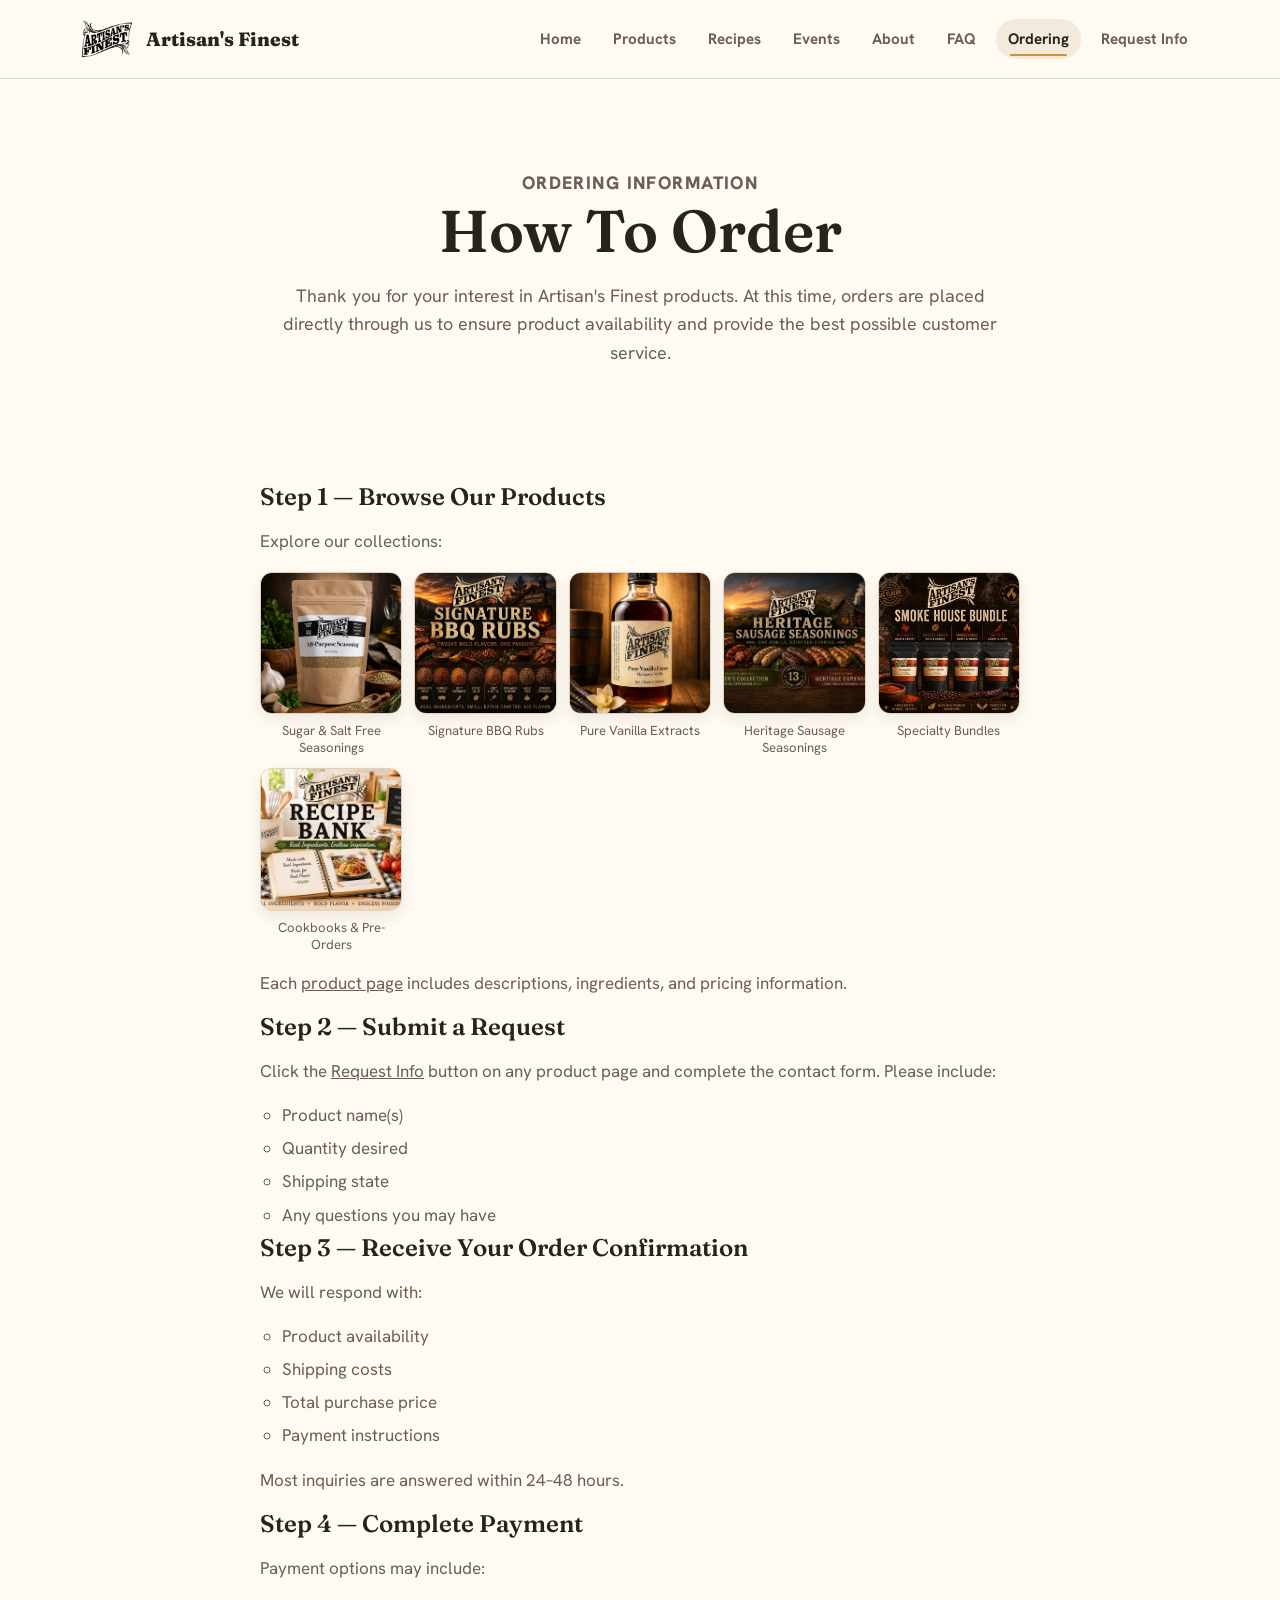
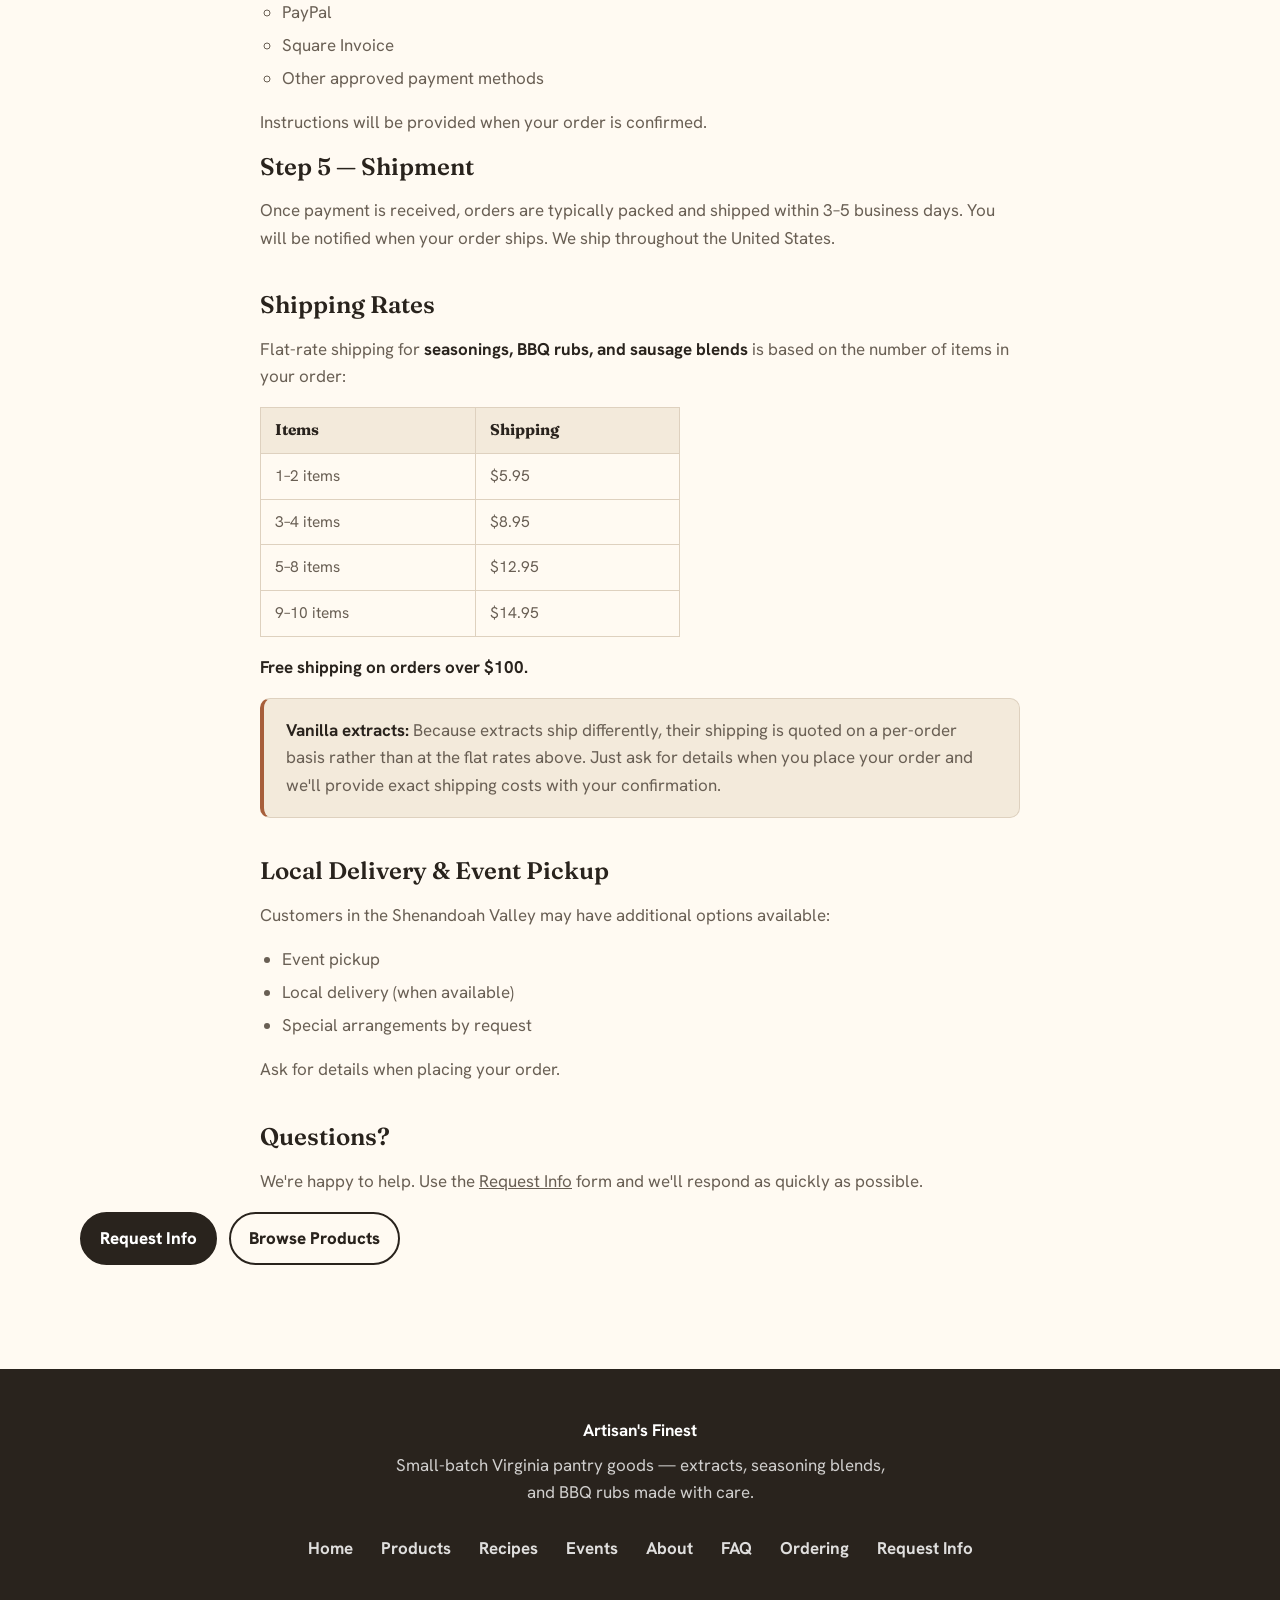
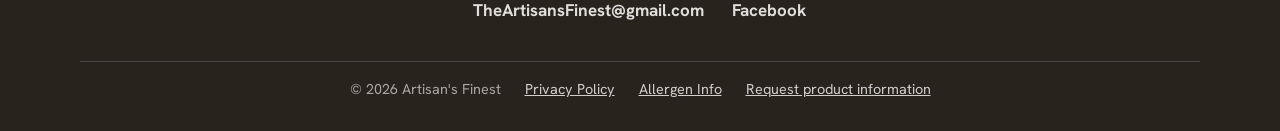
<file: ordering.html>
<!doctype html>
<html lang="en">
<head>
  <meta charset="utf-8">
  <meta name="viewport" content="width=device-width, initial-scale=1">
  <title>Ordering Information | Artisan's Finest</title>
  <meta name="description" content="How to order Artisan's Finest seasonings, BBQ rubs, vanilla extracts, and gift bundles: browse, request info, confirm, pay, and ship. Nationwide shipping with local pickup options.">
  <meta property="og:type" content="website">
  <meta property="og:site_name" content="Artisan's Finest">
  <meta property="og:title" content="Ordering Information | Artisan's Finest">
  <meta property="og:description" content="How to order Artisan's Finest seasonings, BBQ rubs, vanilla extracts, and gift bundles: browse, request info, confirm, pay, and ship.">
  <meta property="og:url" content="https://artisans-finest.github.io/artisans-finest/ordering.html">
  <meta property="og:image" content="https://artisans-finest.github.io/artisans-finest/images/share-card.png">
  <meta property="og:image:width" content="1200">
  <meta property="og:image:height" content="630">
  <meta property="og:image:alt" content="Artisan's Finest logo">
  <meta name="twitter:card" content="summary_large_image">
  <meta name="twitter:title" content="Ordering Information | Artisan's Finest">
  <meta name="twitter:description" content="How to order Artisan's Finest seasonings, BBQ rubs, vanilla extracts, and gift bundles: browse, request info, confirm, pay, and ship.">
  <meta name="twitter:image" content="https://artisans-finest.github.io/artisans-finest/images/share-card.png">
  <link rel="canonical" href="https://artisans-finest.github.io/artisans-finest/ordering.html">
  <link rel="icon" href="images/favicon.png">
  <link rel="stylesheet" href="styles.css">
  <script>try{if(!matchMedia('(prefers-reduced-motion:reduce)').matches)document.documentElement.classList.add('js-anim')}catch(e){}</script>
  <script src="nav.js" defer></script>
  <script src="anim.js" defer></script>
</head>
<body>
  <a class="skip-link" href="#main">Skip to content</a>
  <header class="site-header">
    <nav class="nav" aria-label="Main navigation">
      <a class="brand" href="index.html">
        <img src="images/logo.webp" alt="Artisan's Finest logo" width="1112" height="828" decoding="async">
        <span>Artisan's Finest</span>
      </a>
      <button class="nav-toggle" type="button" aria-expanded="false" aria-controls="primary-nav" aria-label="Open menu">
        <span class="nav-toggle-bar"></span>
        <span class="nav-toggle-bar"></span>
        <span class="nav-toggle-bar"></span>
      </button>
      <div class="nav-links" id="primary-nav">
        <a href="index.html">Home</a>
        <a href="products.html">Products</a>
        <a href="recipes.html">Recipes</a>
        <a href="events.html">Events</a>
        <a href="about.html">About</a>
        <a href="faq.html">FAQ</a>
        <a href="ordering.html" aria-current="page">Ordering</a>
        <a href="contact.html">Request Info</a>
      </div>
    </nav>
  </header>

  <main id="main">
    <section class="page-hero">
      <p class="eyebrow">Ordering Information</p>
      <h1>How To Order</h1>
      <p>Thank you for your interest in Artisan's Finest products. At this time, orders are placed directly through us to ensure product availability and provide the best possible customer service.</p>
    </section>

    <section class="section">
      <div class="legal">
        <ol class="order-steps">
          <li class="order-step">
            <h2>Step 1 &mdash; Browse Our Products</h2>
            <p>Explore our collections:</p>
            <div class="order-browse">
              <a href="products.html"><figure><img src="images/all-purpose.webp" alt="Sugar &amp; Salt Free Seasonings" width="400" height="400" loading="lazy" decoding="async"><figcaption>Sugar &amp; Salt Free Seasonings</figcaption></figure></a>
              <a href="products.html"><figure><img src="images/bbq-rubs-hero.webp" alt="Signature BBQ Rubs" width="400" height="400" loading="lazy" decoding="async"><figcaption>Signature BBQ Rubs</figcaption></figure></a>
              <a href="products.html"><figure><img src="images/pure-vanilla.webp" alt="Pure Vanilla Extracts" width="400" height="400" loading="lazy" decoding="async"><figcaption>Pure Vanilla Extracts</figcaption></figure></a>
              <a href="products.html"><figure><img src="images/heritage-sausage-hero-v2.webp" alt="Heritage Sausage Seasonings" width="400" height="400" loading="lazy" decoding="async"><figcaption>Heritage Sausage Seasonings</figcaption></figure></a>
              <a href="products.html"><figure><img src="images/smokehouse-bundle.webp" alt="Specialty Bundles" width="400" height="400" loading="lazy" decoding="async"><figcaption>Specialty Bundles</figcaption></figure></a>
              <a href="products.html"><figure><img src="images/recipe-bank.webp" alt="Cookbooks &amp; Pre-Orders" width="400" height="400" loading="lazy" decoding="async"><figcaption>Cookbooks &amp; Pre-Orders</figcaption></figure></a>
            </div>
            <p>Each <a href="products.html">product page</a> includes descriptions, ingredients, and pricing information.</p>
          </li>
          <li class="order-step">
            <h2>Step 2 &mdash; Submit a Request</h2>
            <p>Click the <a href="contact.html">Request Info</a> button on any product page and complete the contact form. Please include:</p>
            <ul>
              <li>Product name(s)</li>
              <li>Quantity desired</li>
              <li>Shipping state</li>
              <li>Any questions you may have</li>
            </ul>
          </li>
          <li class="order-step">
            <h2>Step 3 &mdash; Receive Your Order Confirmation</h2>
            <p>We will respond with:</p>
            <ul>
              <li>Product availability</li>
              <li>Shipping costs</li>
              <li>Total purchase price</li>
              <li>Payment instructions</li>
            </ul>
            <p>Most inquiries are answered within 24&ndash;48 hours.</p>
          </li>
          <li class="order-step">
            <h2>Step 4 &mdash; Complete Payment</h2>
            <p>Payment options may include:</p>
            <ul>
              <li>PayPal</li>
              <li>Square Invoice</li>
              <li>Other approved payment methods</li>
            </ul>
            <p>Instructions will be provided when your order is confirmed.</p>
          </li>
          <li class="order-step">
            <h2>Step 5 &mdash; Shipment</h2>
            <p>Once payment is received, orders are typically packed and shipped within 3&ndash;5 business days. You will be notified when your order ships. We ship throughout the United States.</p>
          </li>
        </ol>

        <h2>Shipping Rates</h2>
        <p>Flat-rate shipping for <strong>seasonings, BBQ rubs, and sausage blends</strong> is based on the number of items in your order:</p>
        <table class="rate-table">
          <thead>
            <tr><th scope="col">Items</th><th scope="col">Shipping</th></tr>
          </thead>
          <tbody>
            <tr><td>1&ndash;2 items</td><td>$5.95</td></tr>
            <tr><td>3&ndash;4 items</td><td>$8.95</td></tr>
            <tr><td>5&ndash;8 items</td><td>$12.95</td></tr>
            <tr><td>9&ndash;10 items</td><td>$14.95</td></tr>
          </tbody>
        </table>
        <p><strong>Free shipping on orders over $100.</strong></p>
        <div class="callout-note">
          <p><strong>Vanilla extracts:</strong> Because extracts ship differently, their shipping is quoted on a per-order basis rather than at the flat rates above. Just ask for details when you place your order and we'll provide exact shipping costs with your confirmation.</p>
        </div>

        <h2>Local Delivery &amp; Event Pickup</h2>
        <p>Customers in the Shenandoah Valley may have additional options available:</p>
        <ul>
          <li>Event pickup</li>
          <li>Local delivery (when available)</li>
          <li>Special arrangements by request</li>
        </ul>
        <p>Ask for details when placing your order.</p>

        <h2>Questions?</h2>
        <p>We're happy to help. Use the <a href="contact.html">Request Info</a> form and we'll respond as quickly as possible.</p>
      </div>

      <div class="actions" style="margin-top: 8px;">
        <a class="button" href="contact.html">Request Info</a>
        <a class="button secondary" href="products.html">Browse Products</a>
      </div>
    </section>
  </main>

  <footer class="site-footer">
    <div class="footer-inner">
      <div class="footer-brand">
        <strong>Artisan's Finest</strong>
        <p>Small-batch Virginia pantry goods &mdash; extracts, seasoning blends, and BBQ rubs made with care.</p>
      </div>
      <nav class="footer-nav" aria-label="Footer">
        <a href="index.html">Home</a>
        <a href="products.html">Products</a>
        <a href="recipes.html">Recipes</a>
        <a href="events.html">Events</a>
        <a href="about.html">About</a>
        <a href="faq.html">FAQ</a>
        <a href="ordering.html">Ordering</a>
        <a href="contact.html">Request Info</a>
      </nav>
      <div class="footer-connect">
        <a href="mailto:TheArtisansFinest@gmail.com">TheArtisansFinest@gmail.com</a>
        <a href="https://www.facebook.com/share/18mzWPCxDP/?mibextid=wwXIfr" target="_blank" rel="noopener noreferrer">Facebook</a>
      </div>
    </div>
    <div class="footer-base">
      <span>&copy; 2026 Artisan's Finest</span>
      <a href="privacy.html">Privacy Policy</a>
      <a href="allergen.html">Allergen Info</a>
      <a href="contact.html">Request product information</a>
    </div>
  </footer>
</body>
</html>
</file>
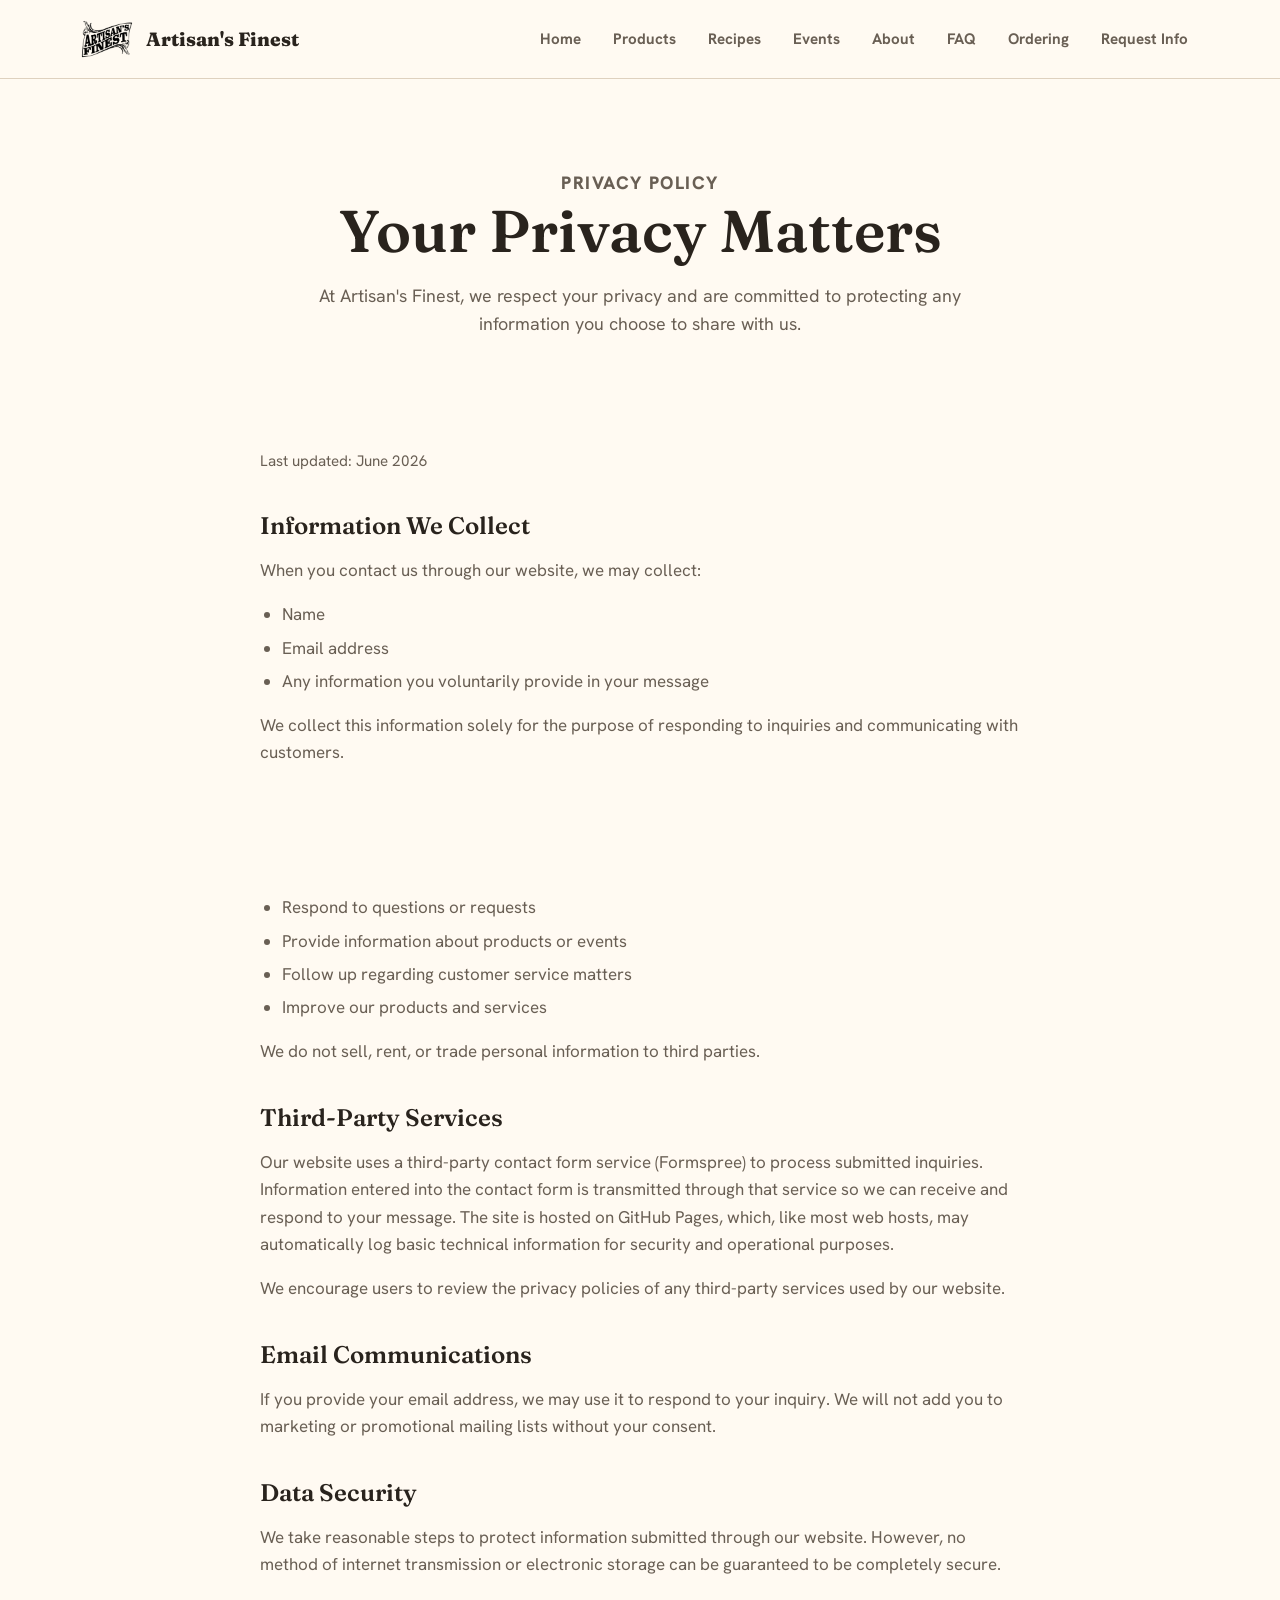
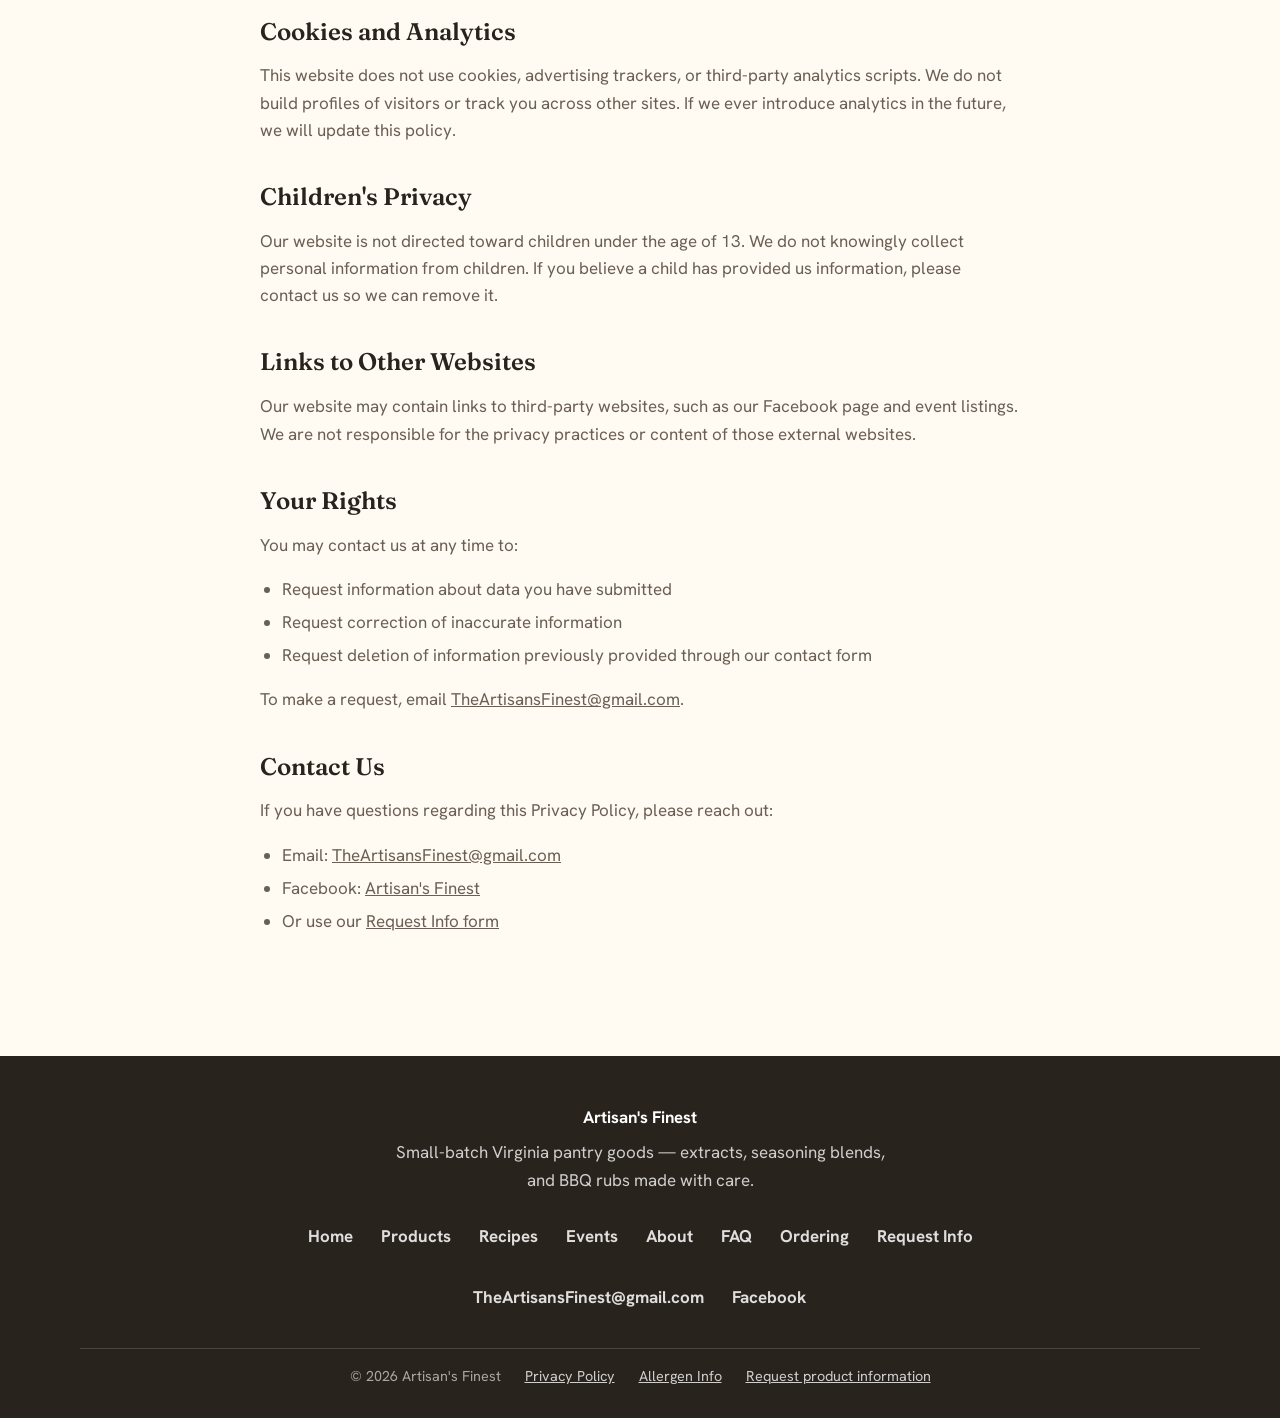
<file: privacy.html>
<!doctype html>
<html lang="en">
<head>
  <meta charset="utf-8">
  <meta name="viewport" content="width=device-width, initial-scale=1">
  <title>Privacy Policy | Artisan's Finest</title>
  <meta name="description" content="How Artisan's Finest collects, uses, and protects the information you share through our website and Request Info form.">
  <meta property="og:type" content="website">
  <meta property="og:site_name" content="Artisan's Finest">
  <meta property="og:title" content="Privacy Policy | Artisan's Finest">
  <meta property="og:description" content="How Artisan's Finest collects, uses, and protects the information you share through our website and Request Info form.">
  <meta property="og:url" content="https://artisans-finest.github.io/artisans-finest/privacy.html">
  <meta property="og:image" content="https://artisans-finest.github.io/artisans-finest/images/share-card.png">
  <meta property="og:image:width" content="1200">
  <meta property="og:image:height" content="630">
  <meta property="og:image:alt" content="Artisan's Finest logo">
  <meta name="twitter:card" content="summary_large_image">
  <meta name="twitter:title" content="Privacy Policy | Artisan's Finest">
  <meta name="twitter:description" content="How Artisan's Finest collects, uses, and protects the information you share through our website and Request Info form.">
  <meta name="twitter:image" content="https://artisans-finest.github.io/artisans-finest/images/share-card.png">
  <link rel="canonical" href="https://artisans-finest.github.io/artisans-finest/privacy.html">
  <link rel="icon" href="images/favicon.png">
  <link rel="stylesheet" href="styles.css">
  <script>try{if(!matchMedia('(prefers-reduced-motion:reduce)').matches)document.documentElement.classList.add('js-anim')}catch(e){}</script>
  <script src="nav.js" defer></script>
  <script src="anim.js" defer></script>
</head>
<body>
  <a class="skip-link" href="#main">Skip to content</a>
  <header class="site-header">
    <nav class="nav" aria-label="Main navigation">
      <a class="brand" href="index.html">
        <img src="images/logo.webp" alt="Artisan's Finest logo" width="1112" height="828" decoding="async">
        <span>Artisan's Finest</span>
      </a>
      <button class="nav-toggle" type="button" aria-expanded="false" aria-controls="primary-nav" aria-label="Open menu">
        <span class="nav-toggle-bar"></span>
        <span class="nav-toggle-bar"></span>
        <span class="nav-toggle-bar"></span>
      </button>
      <div class="nav-links" id="primary-nav">
        <a href="index.html">Home</a>
        <a href="products.html">Products</a>
        <a href="recipes.html">Recipes</a>
        <a href="events.html">Events</a>
        <a href="about.html">About</a>
        <a href="faq.html">FAQ</a>
        <a href="ordering.html">Ordering</a>
        <a href="contact.html">Request Info</a>
      </div>
    </nav>
  </header>

  <main id="main">
    <section class="page-hero">
      <p class="eyebrow">Privacy Policy</p>
      <h1>Your Privacy Matters</h1>
      <p>At Artisan's Finest, we respect your privacy and are committed to protecting any information you choose to share with us.</p>
    </section>

    <section class="section">
      <div class="legal">
        <p class="legal-meta">Last updated: June 2026</p>

        <h2>Information We Collect</h2>
        <p>When you contact us through our website, we may collect:</p>
        <ul>
          <li>Name</li>
          <li>Email address</li>
          <li>Any information you voluntarily provide in your message</li>
        </ul>
        <p>We collect this information solely for the purpose of responding to inquiries and communicating with customers.</p>

        <h2>How We Use Your Information</h2>
        <p>Information submitted through our website may be used to:</p>
        <ul>
          <li>Respond to questions or requests</li>
          <li>Provide information about products or events</li>
          <li>Follow up regarding customer service matters</li>
          <li>Improve our products and services</li>
        </ul>
        <p>We do not sell, rent, or trade personal information to third parties.</p>

        <h2>Third-Party Services</h2>
        <p>Our website uses a third-party contact form service (Formspree) to process submitted inquiries. Information entered into the contact form is transmitted through that service so we can receive and respond to your message. The site is hosted on GitHub Pages, which, like most web hosts, may automatically log basic technical information for security and operational purposes.</p>
        <p>We encourage users to review the privacy policies of any third-party services used by our website.</p>

        <h2>Email Communications</h2>
        <p>If you provide your email address, we may use it to respond to your inquiry. We will not add you to marketing or promotional mailing lists without your consent.</p>

        <h2>Data Security</h2>
        <p>We take reasonable steps to protect information submitted through our website. However, no method of internet transmission or electronic storage can be guaranteed to be completely secure.</p>

        <h2>Cookies and Analytics</h2>
        <p>This website does not use cookies, advertising trackers, or third-party analytics scripts. We do not build profiles of visitors or track you across other sites. If we ever introduce analytics in the future, we will update this policy.</p>

        <h2>Children's Privacy</h2>
        <p>Our website is not directed toward children under the age of 13. We do not knowingly collect personal information from children. If you believe a child has provided us information, please contact us so we can remove it.</p>

        <h2>Links to Other Websites</h2>
        <p>Our website may contain links to third-party websites, such as our Facebook page and event listings. We are not responsible for the privacy practices or content of those external websites.</p>

        <h2>Your Rights</h2>
        <p>You may contact us at any time to:</p>
        <ul>
          <li>Request information about data you have submitted</li>
          <li>Request correction of inaccurate information</li>
          <li>Request deletion of information previously provided through our contact form</li>
        </ul>
        <p>To make a request, email <a href="mailto:TheArtisansFinest@gmail.com">TheArtisansFinest@gmail.com</a>.</p>

        <h2>Contact Us</h2>
        <p>If you have questions regarding this Privacy Policy, please reach out:</p>
        <ul>
          <li>Email: <a href="mailto:TheArtisansFinest@gmail.com">TheArtisansFinest@gmail.com</a></li>
          <li>Facebook: <a href="https://www.facebook.com/share/18mzWPCxDP/?mibextid=wwXIfr" target="_blank" rel="noopener noreferrer">Artisan's Finest</a></li>
          <li>Or use our <a href="contact.html">Request Info form</a></li>
        </ul>
      </div>
    </section>
  </main>

  <footer class="site-footer">
    <div class="footer-inner">
      <div class="footer-brand">
        <strong>Artisan's Finest</strong>
        <p>Small-batch Virginia pantry goods &mdash; extracts, seasoning blends, and BBQ rubs made with care.</p>
      </div>
      <nav class="footer-nav" aria-label="Footer">
        <a href="index.html">Home</a>
        <a href="products.html">Products</a>
        <a href="recipes.html">Recipes</a>
        <a href="events.html">Events</a>
        <a href="about.html">About</a>
        <a href="faq.html">FAQ</a>
        <a href="ordering.html">Ordering</a>
        <a href="contact.html">Request Info</a>
      </nav>
      <div class="footer-connect">
        <a href="mailto:TheArtisansFinest@gmail.com">TheArtisansFinest@gmail.com</a>
        <a href="https://www.facebook.com/share/18mzWPCxDP/?mibextid=wwXIfr" target="_blank" rel="noopener noreferrer">Facebook</a>
      </div>
    </div>
    <div class="footer-base">
      <span>&copy; 2026 Artisan's Finest</span>
      <a href="privacy.html">Privacy Policy</a>
      <a href="allergen.html">Allergen Info</a>
      <a href="contact.html">Request product information</a>
    </div>
  </footer>
</body>
</html>
</file>
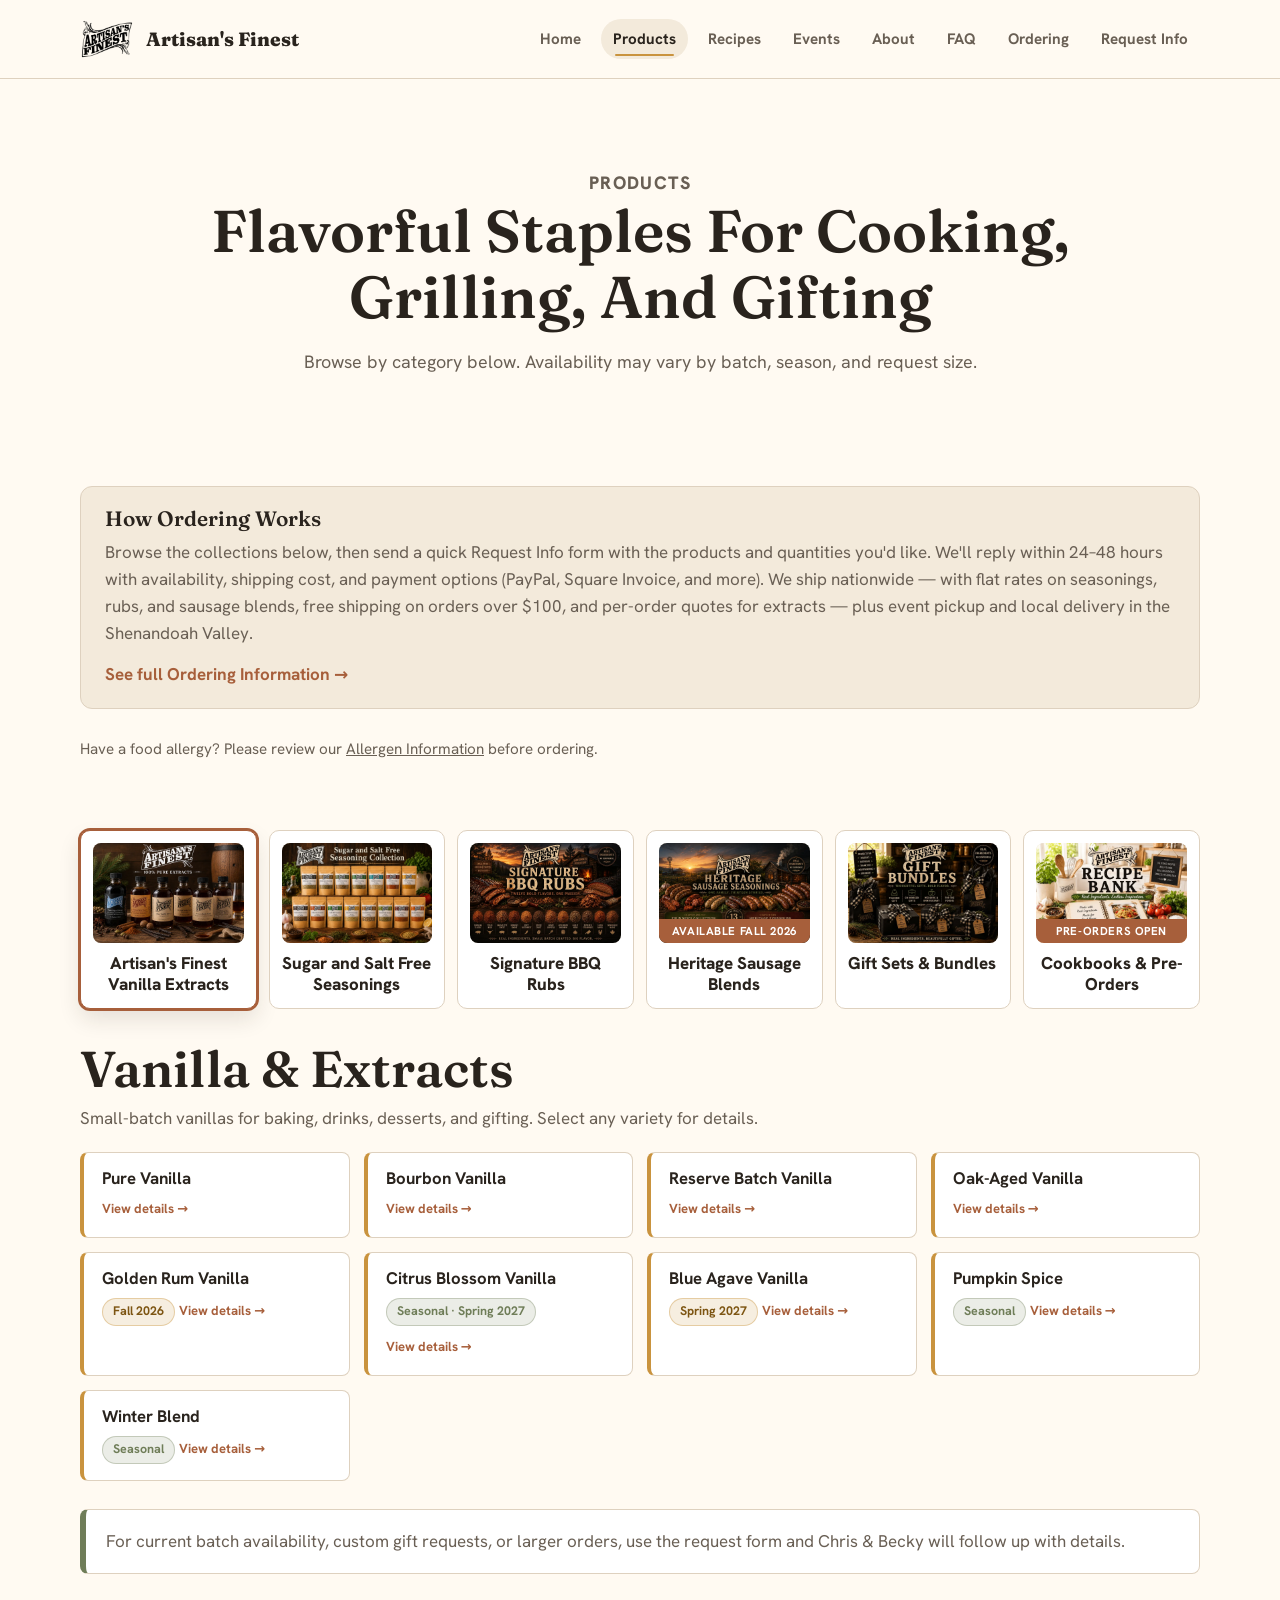
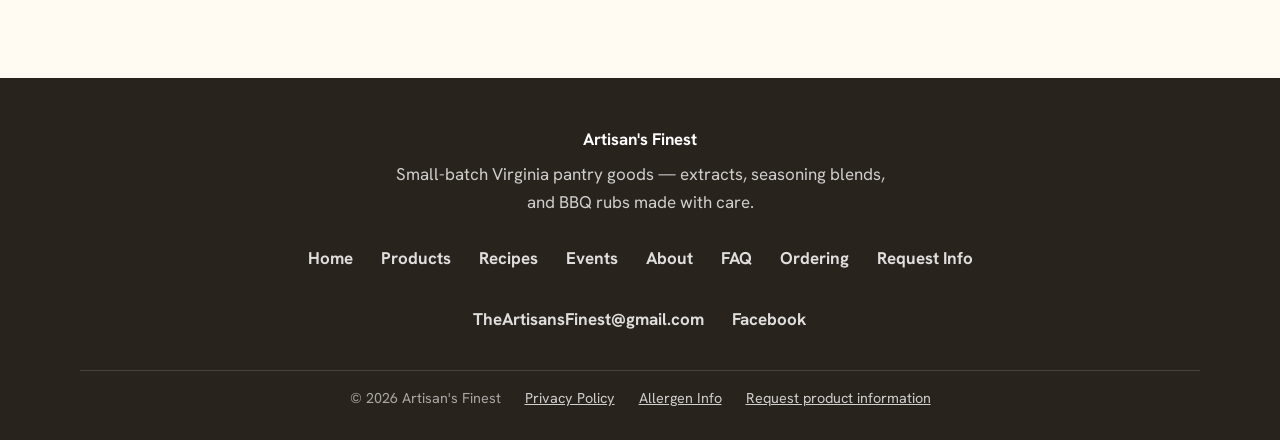
<file: products.html>
<!doctype html>
<html lang="en">
<head>
  <meta charset="utf-8">
  <meta name="viewport" content="width=device-width, initial-scale=1">
  <title>Products | Artisan's Finest</title>
  <meta name="description" content="Browse Artisan's Finest by category: vanilla and extracts, sugar- and salt-free seasonings, signature BBQ rubs, heritage sausage blends, gift sets, and cookbook pre-orders.">
  <meta property="og:type" content="website">
  <meta property="og:site_name" content="Artisan's Finest">
  <meta property="og:title" content="Products | Artisan's Finest">
  <meta property="og:description" content="Browse Artisan's Finest by category: vanilla and extracts, sugar- and salt-free seasonings, signature BBQ rubs, heritage sausage blends, gift sets, and cookbook pre-orders.">
  <meta property="og:url" content="https://artisans-finest.github.io/artisans-finest/products.html">
  <meta property="og:image" content="https://artisans-finest.github.io/artisans-finest/images/share-card.png">
  <meta property="og:image:width" content="1200">
  <meta property="og:image:height" content="630">
  <meta property="og:image:alt" content="Artisan's Finest logo">
  <meta name="twitter:card" content="summary_large_image">
  <meta name="twitter:title" content="Products | Artisan's Finest">
  <meta name="twitter:description" content="Browse Artisan's Finest by category: vanilla and extracts, sugar- and salt-free seasonings, signature BBQ rubs, heritage sausage blends, gift sets, and cookbook pre-orders.">
  <meta name="twitter:image" content="https://artisans-finest.github.io/artisans-finest/images/share-card.png">
  <link rel="canonical" href="https://artisans-finest.github.io/artisans-finest/products.html">
  <link rel="icon" href="images/favicon.png">
  <link rel="stylesheet" href="styles.css">
  <script>try{if(!matchMedia('(prefers-reduced-motion:reduce)').matches)document.documentElement.classList.add('js-anim')}catch(e){}</script>
  <script src="nav.js" defer></script>
  <script src="anim.js" defer></script>
</head>
<body>
  <a class="skip-link" href="#main">Skip to content</a>
  <header class="site-header">
    <nav class="nav" aria-label="Main navigation">
      <a class="brand" href="index.html">
        <img src="images/logo.webp" alt="Artisan's Finest logo" width="1112" height="828" decoding="async">
        <span>Artisan's Finest</span>
      </a>
      <button class="nav-toggle" type="button" aria-expanded="false" aria-controls="primary-nav" aria-label="Open menu">
        <span class="nav-toggle-bar"></span>
        <span class="nav-toggle-bar"></span>
        <span class="nav-toggle-bar"></span>
      </button>
      <div class="nav-links" id="primary-nav">
        <a href="index.html">Home</a>
        <a href="products.html" aria-current="page">Products</a>
        <a href="recipes.html">Recipes</a>
        <a href="events.html">Events</a>
        <a href="about.html">About</a>
        <a href="faq.html">FAQ</a>
        <a href="ordering.html">Ordering</a>
        <a href="contact.html">Request Info</a>
      </div>
    </nav>
  </header>

  <main id="main">
    <section class="page-hero">
      <p class="eyebrow">Products</p>
      <h1>Flavorful Staples For Cooking, Grilling, And Gifting</h1>
      <p>Browse by category below. Availability may vary by batch, season, and request size.</p>
    </section>

    <section class="section" style="padding-bottom: 0;">
      <div class="order-callout">
        <h2>How Ordering Works</h2>
        <p>Browse the collections below, then send a quick Request Info form with the products and quantities you'd like. We'll reply within 24&ndash;48 hours with availability, shipping cost, and payment options (PayPal, Square Invoice, and more). We ship nationwide &mdash; with flat rates on seasonings, rubs, and sausage blends, free shipping on orders over $100, and per-order quotes for extracts &mdash; plus event pickup and local delivery in the Shenandoah Valley.</p>
        <a class="order-callout-link" href="ordering.html">See full Ordering Information &rarr;</a>
      </div>
      <p class="legal-meta" style="margin: 0;">Have a food allergy? Please review our <a href="allergen.html">Allergen Information</a> before ordering.</p>
    </section>

    <section class="section">
      <div class="tabs" role="tablist" aria-label="Product categories">
        <button class="tab" id="tab-vanilla" role="tab" aria-selected="false" aria-controls="panel-vanilla" tabindex="0">
          <img src="images/extracts-hero.webp" alt="" width="1536" height="1024" loading="eager" decoding="sync">
          <span>Artisan's Finest Vanilla Extracts</span>
        </button>
        <button class="tab" id="tab-ssf" role="tab" aria-selected="false" aria-controls="panel-ssf" tabindex="-1">
          <img src="images/sugar-salt-free-hero.webp" alt="" width="1536" height="1024" loading="lazy" decoding="sync">
          <span>Sugar and Salt Free Seasonings</span>
        </button>
        <button class="tab" id="tab-bbq" role="tab" aria-selected="false" aria-controls="panel-bbq" tabindex="-1">
          <img src="images/bbq-rubs-hero.webp" alt="" width="1536" height="1024" loading="lazy" decoding="sync">
          <span>Signature BBQ Rubs</span>
        </button>
        <button class="tab" id="tab-sausage" role="tab" aria-selected="false" aria-controls="panel-sausage" tabindex="-1">
          <span class="tab-media">
            <img src="images/heritage-sausage-hero-v2.webp" alt="" width="1536" height="1024" loading="lazy" decoding="sync">
            <span class="tab-banner">Available Fall 2026</span>
          </span>
          <span>Heritage Sausage Blends</span>
        </button>
        <button class="tab" id="tab-gifts" role="tab" aria-selected="false" aria-controls="panel-gifts" tabindex="-1">
          <img src="images/gift-bundles-hero-v2.webp" alt="" width="1535" height="1024" loading="lazy" decoding="sync">
          <span>Gift Sets &amp; Bundles</span>
        </button>
        <button class="tab" id="tab-cookbooks" role="tab" aria-selected="false" aria-controls="panel-cookbooks" tabindex="-1">
          <span class="tab-media">
            <img src="images/recipe-bank.webp" alt="" width="1536" height="1024" loading="lazy" decoding="sync">
            <span class="tab-banner">Pre-Orders Open</span>
          </span>
          <span>Cookbooks &amp; Pre-Orders</span>
        </button>
      </div>

      <section id="panel-vanilla" class="tab-panel" role="tabpanel" aria-labelledby="tab-vanilla" tabindex="0">
        <div class="tab-panel-head">
          <h2>Vanilla &amp; Extracts</h2>
          <p>Small-batch vanillas for baking, drinks, desserts, and gifting. Select any variety for details.</p>
        </div>
        <div class="flavor-grid">
          <article class="flavor is-clickable">
            <button type="button" class="flavor-trigger" aria-haspopup="dialog">
              <h3>Pure Vanilla</h3>
              <span class="flavor-more">View details</span>
            </button>
            <template>
              <h3>Pure Vanilla Extract</h3>
              <p class="dialog-tag">Pure. Classic. Essential.</p>
              <p class="dialog-price">$16.95 <span class="dialog-vol">&middot; 4 fl oz (118 ml)</span></p>
              <img class="dialog-img" src="images/pure-vanilla.webp" alt="Artisan's Finest Pure Vanilla Extract bottle" width="1023" height="1537" loading="lazy" decoding="async">
              <p>Crafted from premium vanilla beans and cold extracted for more than six months, our Pure Vanilla delivers the rich, familiar flavor that belongs in every kitchen. Smooth, balanced, and versatile, it enhances everything from cookies and cakes to whipped cream, coffee, oatmeal, and homemade ice cream.</p>
              <p class="dialog-uses"><strong>Best Uses:</strong> Baking, desserts, coffee, pancakes, whipped cream, ice cream.</p>
            </template>
          </article>
          <article class="flavor is-clickable">
            <button type="button" class="flavor-trigger" aria-haspopup="dialog">
              <h3>Bourbon Vanilla</h3>
              <span class="flavor-more">View details</span>
            </button>
            <template>
              <h3>Bourbon Vanilla Extract</h3>
              <p class="dialog-tag">Rich Vanilla with a Kentucky Bourbon Influence.</p>
              <p class="dialog-price">$16.95 <span class="dialog-vol">&middot; 4 fl oz (118 ml)</span></p>
              <img class="dialog-img" src="images/bourbon-vanilla.webp" alt="Artisan's Finest Bourbon Vanilla Extract bottle" width="1122" height="1402" loading="lazy" decoding="async">
              <p>Premium vanilla beans slowly extracted in bourbon create a deep, warm flavor profile with notes of oak, caramel, and toasted sweetness. Perfect for recipes where vanilla should be noticed rather than simply added.</p>
              <p class="dialog-uses"><strong>Best Uses:</strong> Brownies, pecan pie, bread pudding, barbecue sauces, glazes, cocktails.</p>
            </template>
          </article>
          <article class="flavor is-clickable">
            <button type="button" class="flavor-trigger" aria-haspopup="dialog">
              <h3>Reserve Batch Vanilla</h3>
              <span class="flavor-more">View details</span>
            </button>
            <template>
              <h3>Reserve Batch Vanilla Extract</h3>
              <p class="dialog-tag">Our Most Refined Expression of Vanilla.</p>
              <p class="dialog-price">$16.95 <span class="dialog-vol">&middot; 4 fl oz (118 ml)</span></p>
              <img class="dialog-img" src="images/reserve-batch-vanilla.webp" alt="Artisan's Finest Reserve Batch Vanilla Extract bottle" width="1122" height="1402" loading="lazy" decoding="async">
              <p>Reserve Batch represents the culmination of our small-batch extraction process. Rich vanilla character, remarkable smoothness, and exceptional versatility make it a favorite among serious bakers and home chefs alike.</p>
              <p class="dialog-uses"><strong>Best Uses:</strong> Signature desserts, holiday baking, custards, frostings, gifting.</p>
            </template>
          </article>
          <article class="flavor is-clickable">
            <button type="button" class="flavor-trigger" aria-haspopup="dialog">
              <h3>Oak-Aged Vanilla</h3>
              <span class="flavor-more">View details</span>
            </button>
            <template>
              <h3>Oak Aged Vanilla Extract</h3>
              <p class="dialog-tag">Patiently Aged for Exceptional Character.</p>
              <p class="dialog-price">$16.95 <span class="dialog-vol">&middot; 4 fl oz (118 ml)</span></p>
              <img class="dialog-img" src="images/oak-aged-vanilla.webp" alt="Artisan's Finest Oak Aged Vanilla Extract bottle" width="1122" height="1402" loading="lazy" decoding="async">
              <p>After extraction, this vanilla rests with toasted oak, creating additional layers of complexity and depth. The result is a smooth, sophisticated vanilla with subtle notes of barrel oak and warm spice.</p>
              <p class="dialog-uses"><strong>Best Uses:</strong> Cheesecake, cr&egrave;me br&ucirc;l&eacute;e, coffee, bourbon cocktails, premium baked goods.</p>
            </template>
          </article>
          <article class="flavor is-clickable">
            <button type="button" class="flavor-trigger" aria-haspopup="dialog">
              <h3>Golden Rum Vanilla</h3>
              <span class="badge soon">Fall 2026</span>
              <span class="flavor-more">View details</span>
            </button>
            <template>
              <h3>Golden Rum Vanilla</h3>
              <p class="dialog-tag">Warm Caribbean Character Meets Premium Vanilla.</p>
              <p class="dialog-price">$16.95 <span class="dialog-vol">&middot; 4 fl oz (118 ml)</span></p>
              <p>Extracted with rum to create notes of caramelized sugar, tropical warmth, and rich vanilla. Smooth and inviting, Golden Rum Vanilla shines in both baking and beverages.</p>
              <p class="dialog-uses"><strong>Best Uses:</strong> Rum cakes, banana bread, French toast, coffee, tropical desserts.</p>
            </template>
          </article>
          <article class="flavor is-clickable">
            <button type="button" class="flavor-trigger" aria-haspopup="dialog">
              <h3>Citrus Blossom Vanilla</h3>
              <span class="badge season">Seasonal &middot; Spring 2027</span>
              <span class="flavor-more">View details</span>
            </button>
            <template>
              <h3>Citrus Blossom Vanilla</h3>
              <p class="dialog-tag">Bright, Floral, and Unexpected. (Spring Release)</p>
              <p class="dialog-price">$18.95 <span class="dialog-vol">&middot; 4 fl oz (118 ml)</span></p>
              <p>A unique blend of vanilla, citrus peels, and delicate floral notes. Light and refreshing while remaining unmistakably vanilla, Citrus Blossom brings a fresh perspective to baking and beverages.</p>
              <p class="dialog-uses"><strong>Best Uses:</strong> Lemon desserts, pound cake, tea, fruit dishes, spring baking.</p>
            </template>
          </article>
          <article class="flavor is-clickable">
            <button type="button" class="flavor-trigger" aria-haspopup="dialog">
              <h3>Blue Agave Vanilla</h3>
              <span class="badge soon">Spring 2027</span>
              <span class="flavor-more">View details</span>
            </button>
            <template>
              <h3>Blue Agave Vanilla</h3>
              <p class="dialog-tag">Bold. Distinctive. Southwestern Inspired.</p>
              <p class="dialog-price">$16.95 <span class="dialog-vol">&middot; 4 fl oz (118 ml)</span></p>
              <p>Crafted with premium vanilla beans and blue agave spirits, this unique extract offers a flavor profile unlike traditional vanilla. The natural sweetness of agave enhances the richness of the vanilla while adding subtle earthy and herbal notes. Smooth and complex, it bridges the worlds of baking, grilling, and craft cocktails, with a clean finish that pairs well with chocolate, citrus, caramel, and spice-forward recipes.</p>
              <p class="dialog-uses"><strong>Best Uses:</strong> Chocolate desserts, brownies, citrus cakes, grilled fruits, homemade ice cream, margarita-inspired cocktails, and Southwestern cuisine.</p>
              <p class="dialog-notes"><strong>Flavor Notes:</strong> Rich vanilla &bull; Agave sweetness &bull; Light herbal undertones &bull; Smooth finish</p>
            </template>
          </article>
          <article class="flavor is-clickable">
            <button type="button" class="flavor-trigger" aria-haspopup="dialog">
              <h3>Pumpkin Spice</h3>
              <span class="badge season">Seasonal</span>
              <span class="flavor-more">View details</span>
            </button>
            <template>
              <h3>Pumpkin Spice Vanilla</h3>
              <p class="dialog-tag">The Flavor of Fall in a Bottle.</p>
              <p class="dialog-price">$16.95 <span class="dialog-vol">&middot; 4 fl oz (118 ml)</span></p>
              <img class="dialog-img" src="images/pumpkin-spice-vanilla.webp" alt="Artisan's Finest Pumpkin Spice Extract bottle" width="1086" height="1448" loading="lazy" decoding="async">
              <p>Vanilla and traditional autumn spices come together to create a warm, comforting extract perfect for seasonal baking. Cinnamon, nutmeg, and clove notes complement rich vanilla for a true harvest flavor experience.</p>
              <p class="dialog-uses"><strong>Best Uses:</strong> Pumpkin bread, muffins, coffee, cheesecake, holiday desserts.</p>
            </template>
          </article>
          <article class="flavor is-clickable">
            <button type="button" class="flavor-trigger" aria-haspopup="dialog">
              <h3>Winter Blend</h3>
              <span class="badge season">Seasonal</span>
              <span class="flavor-more">View details</span>
            </button>
            <template>
              <h3>Winter Blend Vanilla</h3>
              <p class="dialog-tag">Crafted for the Holiday Season.</p>
              <p class="dialog-price">$18.95 <span class="dialog-vol">&middot; 4 fl oz (118 ml)</span></p>
              <img class="dialog-img" src="images/winter-blend-vanilla.webp" alt="Artisan's Finest Winter Spice Extract bottle" width="1536" height="1024" loading="lazy" decoding="async">
              <p>A festive blend of vanilla and warming seasonal spices designed for holiday baking and entertaining. Rich, aromatic, and comforting, it captures the flavors of gatherings around the table.</p>
              <p class="dialog-uses"><strong>Best Uses:</strong> Christmas cookies, breads, cakes, hot cocoa, holiday cocktails.</p>
            </template>
          </article>
        </div>
      </section>

      <section id="panel-ssf" class="tab-panel" role="tabpanel" aria-labelledby="tab-ssf" tabindex="0">
        <div class="tab-panel-head">
          <h2>Sugar &amp; Salt Free Seasonings</h2>
          <p>Full-flavor blends for cooks who want taste without added sugar or salt.</p>
        </div>
        <div class="flavor-grid">
          <article class="flavor is-clickable">
            <button type="button" class="flavor-trigger" aria-haspopup="dialog">
              <h3>All Purpose</h3>
              <span class="flavor-more">View details</span>
            </button>
            <template>
              <h3>All Purpose Seasoning</h3>
              <p class="dialog-price">$6.95 <span class="dialog-vol">&middot; Net wt approx. 3.5 oz (99 g)</span></p>
              <img class="dialog-img" src="images/all-purpose.webp" alt="Artisan's Finest All Purpose Seasoning" width="1122" height="1402" loading="lazy" decoding="async">
              <p>A versatile blend crafted to be your everyday kitchen companion. Garlic, onion, herbs, and spices combine to create a balanced seasoning that enhances everything from meats and vegetables to soups, eggs, and casseroles. One shaker. Endless possibilities.</p>
            </template>
          </article>
          <article class="flavor is-clickable">
            <button type="button" class="flavor-trigger" aria-haspopup="dialog">
              <h3>Ranch</h3>
              <span class="flavor-more">View details</span>
            </button>
            <template>
              <h3>Ranch Seasoning</h3>
              <p class="dialog-price">$6.95 <span class="dialog-vol">&middot; Net wt approx. 3.5 oz (99 g)</span></p>
              <img class="dialog-img" src="images/ranch.webp" alt="Artisan's Finest Ranch Seasoning" width="1122" height="1402" loading="lazy" decoding="async">
              <p>All the savory character of classic ranch seasoning without the sugar or salt. Rich garlic, onion, and herbs make this blend perfect for dips, dressings, roasted vegetables, potatoes, and chicken.</p>
            </template>
          </article>
          <article class="flavor is-clickable">
            <button type="button" class="flavor-trigger" aria-haspopup="dialog">
              <h3>Italian</h3>
              <span class="flavor-more">View details</span>
            </button>
            <template>
              <h3>Italian Seasoning</h3>
              <p class="dialog-price">$6.95 <span class="dialog-vol">&middot; Net wt approx. 3.5 oz (99 g)</span></p>
              <img class="dialog-img" src="images/italian.webp" alt="Artisan's Finest Italian Seasoning" width="1122" height="1402" loading="lazy" decoding="async">
              <p>A timeless blend of garlic, onion, and traditional Italian herbs. Ideal for pasta dishes, sauces, pizza, vegetables, poultry, and any recipe that could benefit from a touch of Old World flavor.</p>
            </template>
          </article>
          <article class="flavor is-clickable">
            <button type="button" class="flavor-trigger" aria-haspopup="dialog">
              <h3>Montreal Steak</h3>
              <span class="flavor-more">View details</span>
            </button>
            <template>
              <h3>Montreal Steak Seasoning</h3>
              <p class="dialog-price">$6.95 <span class="dialog-vol">&middot; Net wt approx. 3.5 oz (99 g)</span></p>
              <img class="dialog-img" src="images/montreal-steak.webp" alt="Artisan's Finest Montreal Steak Seasoning" width="1122" height="1402" loading="lazy" decoding="async">
              <p>A steakhouse classic featuring coarse spices, garlic, and pepper. While exceptional on beef, this robust blend is equally delicious on pork, chicken, vegetables, and potatoes.</p>
            </template>
          </article>
          <article class="flavor is-clickable">
            <button type="button" class="flavor-trigger" aria-haspopup="dialog">
              <h3>Fajita &amp; Taco</h3>
              <span class="flavor-more">View details</span>
            </button>
            <template>
              <h3>Fajita &amp; Taco Seasoning</h3>
              <p class="dialog-price">$6.95 <span class="dialog-vol">&middot; Net wt approx. 3.5 oz (99 g)</span></p>
              <img class="dialog-img" src="images/fajita-taco.webp" alt="Artisan's Finest Fajita &amp; Taco Seasoning" width="320" height="213" loading="lazy" decoding="async">
              <p>Bring authentic Tex-Mex flavor to your kitchen. A savory combination of chili peppers, garlic, onion, and spices designed for tacos, fajitas, burritos, grilled meats, and vegetables.</p>
            </template>
          </article>
          <article class="flavor is-clickable">
            <button type="button" class="flavor-trigger" aria-haspopup="dialog">
              <h3>Curry</h3>
              <span class="flavor-more">View details</span>
            </button>
            <template>
              <h3>Curry Seasoning</h3>
              <p class="dialog-price">$6.95 <span class="dialog-vol">&middot; Net wt approx. 3.5 oz (99 g)</span></p>
              <img class="dialog-img" src="images/curry.webp" alt="Artisan's Finest Curry Seasoning" width="1122" height="1402" loading="lazy" decoding="async">
              <p>A warm and aromatic blend of traditional curry spices that delivers layers of flavor without overwhelming heat. Perfect for chicken, vegetables, rice, soups, and international-inspired dishes.</p>
            </template>
          </article>
          <article class="flavor is-clickable">
            <button type="button" class="flavor-trigger" aria-haspopup="dialog">
              <h3>Everything Bagel</h3>
              <span class="flavor-more">View details</span>
            </button>
            <template>
              <h3>Everything Bagel Seasoning</h3>
              <p class="dialog-price">$6.95 <span class="dialog-vol">&middot; Net wt approx. 3.5 oz (99 g)</span></p>
              <img class="dialog-img" src="images/everything-bagel.webp" alt="Artisan's Finest Everything Bagel Seasoning" width="1122" height="1402" loading="lazy" decoding="async">
              <p>The classic bagel-shop favorite transformed into an all-purpose seasoning. A savory blend of garlic, onion, sesame seeds, and poppy seeds adds texture and flavor to eggs, vegetables, chicken, seafood, and more.</p>
            </template>
          </article>
          <article class="flavor is-clickable">
            <button type="button" class="flavor-trigger" aria-haspopup="dialog">
              <h3>Caribbean Jerk</h3>
              <span class="flavor-more">View details</span>
            </button>
            <template>
              <h3>Caribbean Jerk Seasoning</h3>
              <p class="dialog-price">$6.95 <span class="dialog-vol">&middot; Net wt approx. 3.5 oz (99 g)</span></p>
              <img class="dialog-img" src="images/caribbean-jerk.webp" alt="Artisan's Finest Caribbean Jerk Seasoning" width="320" height="256" loading="lazy" decoding="async">
              <p>A vibrant island-inspired blend featuring warm spices, herbs, and peppers. Designed to deliver the bold flavors of Caribbean cooking to chicken, pork, seafood, vegetables, and grilled dishes.</p>
            </template>
          </article>
          <article class="flavor is-clickable">
            <button type="button" class="flavor-trigger" aria-haspopup="dialog">
              <h3>Greek</h3>
              <span class="flavor-more">View details</span>
            </button>
            <template>
              <h3>Greek Seasoning</h3>
              <p class="dialog-price">$6.95 <span class="dialog-vol">&middot; Net wt approx. 3.5 oz (99 g)</span></p>
              <img class="dialog-img" src="images/greek.webp" alt="Artisan's Finest Greek Seasoning" width="1199" height="1312" loading="lazy" decoding="async">
              <p>A bright and herbaceous seasoning featuring classic Greek flavors. Oregano, garlic, and aromatic herbs create a blend perfect for chicken, lamb, seafood, roasted vegetables, and homemade dressings.</p>
            </template>
          </article>
          <article class="flavor is-clickable">
            <button type="button" class="flavor-trigger" aria-haspopup="dialog">
              <h3>Mediterranean</h3>
              <span class="flavor-more">View details</span>
            </button>
            <template>
              <h3>Mediterranean Seasoning</h3>
              <p class="dialog-price">$6.95 <span class="dialog-vol">&middot; Net wt approx. 3.5 oz (99 g)</span></p>
              <img class="dialog-img" src="images/mediterranean.webp" alt="Artisan's Finest Mediterranean Seasoning" width="320" height="320" loading="lazy" decoding="async">
              <p>Inspired by the sunny flavors of the Mediterranean coast, this blend combines herbs and spices traditionally used throughout Greece, Italy, and the Middle East. Excellent on vegetables, chicken, seafood, grains, and salads.</p>
            </template>
          </article>
          <article class="flavor is-clickable">
            <button type="button" class="flavor-trigger" aria-haspopup="dialog">
              <h3>Garlic Herb</h3>
              <span class="flavor-more">View details</span>
            </button>
            <template>
              <h3>Garlic Herb Seasoning</h3>
              <p class="dialog-price">$6.95 <span class="dialog-vol">&middot; Net wt approx. 3.5 oz (99 g)</span></p>
              <img class="dialog-img" src="images/garlic-herb.webp" alt="Artisan's Finest Garlic Herb Seasoning" width="1086" height="1448" loading="lazy" decoding="async">
              <p>A simple yet flavorful blend built around the timeless partnership of garlic and herbs. Versatile enough for meats, vegetables, breads, potatoes, soups, and homemade sauces.</p>
            </template>
          </article>
          <article class="flavor is-clickable">
            <button type="button" class="flavor-trigger" aria-haspopup="dialog">
              <h3>Citrus Herb</h3>
              <span class="flavor-more">View details</span>
            </button>
            <template>
              <h3>Citrus Herb Seasoning</h3>
              <p class="dialog-price">$6.95 <span class="dialog-vol">&middot; Net wt approx. 3.5 oz (99 g)</span></p>
              <img class="dialog-img" src="images/citrus-herb.webp" alt="Artisan's Finest Citrus Herb Seasoning" width="1254" height="1254" loading="lazy" decoding="async">
              <p>A bright combination of citrus notes and garden herbs creates a fresh, clean flavor profile. Excellent on chicken, seafood, vegetables, rice, and light summer dishes.</p>
            </template>
          </article>
          <article class="flavor is-clickable">
            <button type="button" class="flavor-trigger" aria-haspopup="dialog">
              <h3>Roasted Vegetable</h3>
              <span class="flavor-more">View details</span>
            </button>
            <template>
              <h3>Roasted Vegetable Seasoning</h3>
              <p class="dialog-price">$6.95 <span class="dialog-vol">&middot; Net wt approx. 3.5 oz (99 g)</span></p>
              <img class="dialog-img" src="images/roasted-veggie.webp" alt="Artisan's Finest Roasted Vegetable Seasoning" width="320" height="256" loading="lazy" decoding="async">
              <p>Created specifically to bring out the natural sweetness and flavor of fresh vegetables. A balanced blend of herbs and spices turns ordinary roasted vegetables into a memorable side dish.</p>
            </template>
          </article>
          <article class="flavor is-clickable">
            <button type="button" class="flavor-trigger" aria-haspopup="dialog">
              <h3>Creole</h3>
              <span class="flavor-more">View details</span>
            </button>
            <template>
              <h3>Creole Seasoning</h3>
              <p class="dialog-price">$6.95 <span class="dialog-vol">&middot; Net wt approx. 3.5 oz (99 g)</span></p>
              <img class="dialog-img" src="images/creole.webp" alt="Artisan's Finest Creole Seasoning" width="1122" height="1402" loading="lazy" decoding="async">
              <p>Bold, vibrant, and unmistakably Southern. This Louisiana-inspired blend combines garlic, onion, peppers, and spices for a robust seasoning that shines on seafood, poultry, vegetables, rice dishes, and gumbo.</p>
            </template>
          </article>
          <article class="flavor is-clickable">
            <button type="button" class="flavor-trigger" aria-haspopup="dialog">
              <h3>Maryland Seafood</h3>
              <span class="flavor-more">View details</span>
            </button>
            <template>
              <h3>Maryland Seafood Seasoning</h3>
              <p class="dialog-price">$6.95 <span class="dialog-vol">&middot; Net wt approx. 3.5 oz (99 g)</span></p>
              <img class="dialog-img" src="images/maryland-seafood.webp" alt="Artisan's Finest Maryland Seafood Seasoning" width="320" height="214" loading="lazy" decoding="async">
              <p>Inspired by the flavors of the Chesapeake Bay, this blend complements fish, shrimp, crab, scallops, and vegetables. A coastal favorite that brings out the best in seafood without masking its natural flavor.</p>
            </template>
          </article>
        </div>
      </section>

      <section id="panel-bbq" class="tab-panel" role="tabpanel" aria-labelledby="tab-bbq" tabindex="0">
        <div class="tab-panel-head">
          <h2>Signature BBQ Rubs</h2>
          <p>Regional and specialty rubs for ribs, pork, chicken, brisket, and the grill.</p>
        </div>
        <div class="flavor-grid">
          <article class="flavor is-clickable">
            <button type="button" class="flavor-trigger" aria-haspopup="dialog">
              <h3>Texas</h3>
              <span class="flavor-more">View details</span>
            </button>
            <template>
              <h3>Texas BBQ Rub</h3>
              <p class="dialog-price">$6.95 <span class="dialog-vol">&middot; Net wt approx. 3.5 oz (99 g)</span></p>
              <p>Inspired by the bold simplicity of Texas barbecue, this rub focuses on savory flavor and a balanced blend of chili powder, mustard, pepper, and spice. Built to enhance brisket, beef, pork, and chicken without overpowering them, it's a true pitmaster-style seasoning where great barbecue begins with the rub.</p>
              <p class="dialog-uses"><strong>Best On:</strong> Brisket, steaks, burgers, pork shoulder, smoked turkey.</p>
              <img class="rub-img" src="images/rub-texas.webp" alt="Artisan's Finest Texas BBQ Rub" width="480" height="600" loading="lazy" decoding="async">
            </template>
          </article>
          <article class="flavor is-clickable">
            <button type="button" class="flavor-trigger" aria-haspopup="dialog">
              <h3>Memphis</h3>
              <span class="flavor-more">View details</span>
            </button>
            <template>
              <h3>Memphis BBQ Rub</h3>
              <p class="dialog-price">$6.95 <span class="dialog-vol">&middot; Net wt approx. 3.5 oz (99 g)</span></p>
              <p>Traditional Memphis barbecue is all about the rub. Sweet brown sugar, paprika, garlic, onion, and cayenne create a flavorful crust that's equally at home on ribs, pork shoulder, or chicken. Perfect for barbecue purists who appreciate great flavor without relying on sauce.</p>
              <p class="dialog-uses"><strong>Best On:</strong> Ribs, pork shoulder, chicken wings, smoked turkey.</p>
              <img class="rub-img" src="images/rub-memphis.webp" alt="Artisan's Finest Memphis BBQ Rub" width="480" height="600" loading="lazy" decoding="async">
            </template>
          </article>
          <article class="flavor is-clickable">
            <button type="button" class="flavor-trigger" aria-haspopup="dialog">
              <h3>Kansas City</h3>
              <span class="flavor-more">View details</span>
            </button>
            <template>
              <h3>Kansas City BBQ Rub</h3>
              <p class="dialog-price">$6.95 <span class="dialog-vol">&middot; Net wt approx. 3.5 oz (99 g)</span></p>
              <p>Sweet, savory, and perfectly balanced, Kansas City captures the flavor profile that made Midwest barbecue famous. Brown sugar, paprika, garlic, and a touch of heat create a rich bark and deep flavor on everything from ribs and brisket to burnt ends and chicken.</p>
              <p class="dialog-uses"><strong>Best On:</strong> Ribs, brisket, burnt ends, pork chops, chicken.</p>
              <img class="rub-img" src="images/rub-kansas-city.webp" alt="Artisan's Finest Kansas City BBQ Rub" width="480" height="600" loading="lazy" decoding="async">
            </template>
          </article>
          <article class="flavor is-clickable">
            <button type="button" class="flavor-trigger" aria-haspopup="dialog">
              <h3>Carolina</h3>
              <span class="flavor-more">View details</span>
            </button>
            <template>
              <h3>Carolina BBQ Rub</h3>
              <p class="dialog-price">$6.95 <span class="dialog-vol">&middot; Net wt approx. 3.5 oz (99 g)</span></p>
              <p>A tribute to one of America's oldest barbecue traditions. This blend combines brown sugar, pepper, cumin, and smoked paprika to create a balanced seasoning that enhances the natural flavor of pork while remaining versatile enough for beef, poultry, and vegetables.</p>
              <p class="dialog-uses"><strong>Best On:</strong> Pulled pork, pork tenderloin, chicken, turkey, roasted vegetables.</p>
              <img class="rub-img" src="images/rub-carolina.webp" alt="Artisan's Finest Carolina BBQ Rub" width="480" height="600" loading="lazy" decoding="async">
            </template>
          </article>
          <article class="flavor is-clickable">
            <button type="button" class="flavor-trigger" aria-haspopup="dialog">
              <h3>Coffee Ancho</h3>
              <span class="flavor-more">View details</span>
            </button>
            <template>
              <h3>Coffee Ancho BBQ Rub</h3>
              <p class="dialog-price">$6.95 <span class="dialog-vol">&middot; Net wt approx. 3.5 oz (99 g)</span></p>
              <p>Rich coffee and earthy ancho peppers combine to create one of our most distinctive barbecue blends. Coffee helps develop deep flavor while naturally tenderizing meat, while ancho peppers contribute mild heat, smokiness, and subtle sweetness.</p>
              <p class="dialog-uses"><strong>Best On:</strong> Brisket, beef ribs, steaks, venison, burgers.</p>
              <img class="rub-img" src="images/rub-coffee-ancho.webp" alt="Artisan's Finest Coffee Ancho BBQ Rub" width="480" height="600" loading="lazy" decoding="async">
            </template>
          </article>
          <article class="flavor is-clickable">
            <button type="button" class="flavor-trigger" aria-haspopup="dialog">
              <h3>Mesquite</h3>
              <span class="flavor-more">View details</span>
            </button>
            <template>
              <h3>Mesquite BBQ Rub</h3>
              <p class="dialog-price">$6.95 <span class="dialog-vol">&middot; Net wt approx. 3.5 oz (99 g)</span></p>
              <p>A Louisiana-inspired blend of smoky mesquite, peppers, garlic, and spice. Sweet, savory, and slightly spicy, Mesquite delivers a deep wood-fired flavor that works beautifully on meats, vegetables, baked beans, and even snack foods.</p>
              <p class="dialog-uses"><strong>Best On:</strong> Steaks, pork chops, burgers, grilled corn, baked beans.</p>
              <img class="rub-img" src="images/rub-mesquite.webp" alt="Artisan's Finest Mesquite BBQ Rub" width="480" height="600" loading="lazy" decoding="async">
            </template>
          </article>
          <article class="flavor is-clickable">
            <button type="button" class="flavor-trigger" aria-haspopup="dialog">
              <h3>Lemon Herb</h3>
              <span class="flavor-more">View details</span>
            </button>
            <template>
              <h3>Lemon Herb BBQ Rub</h3>
              <p class="dialog-price">$6.95 <span class="dialog-vol">&middot; Net wt approx. 3.5 oz (99 g)</span></p>
              <p>Bright citrus and garden herbs come together in a lighter barbecue blend perfect for seafood, poultry, and pork. Garlic, lemon peel, rosemary, thyme, and parsley create a fresh, clean flavor profile that enhances rather than overwhelms.</p>
              <p class="dialog-uses"><strong>Best On:</strong> Fish, shrimp, chicken breast, pork tenderloin, vegetables.</p>
              <img class="rub-img" src="images/rub-lemon-herb.webp" alt="Artisan's Finest Lemon Herb BBQ Rub" width="480" height="721" loading="lazy" decoding="async">
            </template>
          </article>
          <article class="flavor is-clickable">
            <button type="button" class="flavor-trigger" aria-haspopup="dialog">
              <h3>Asian Sesame</h3>
              <span class="flavor-more">View details</span>
            </button>
            <template>
              <h3>Asian Sesame BBQ Rub</h3>
              <p class="dialog-price">$6.95 <span class="dialog-vol">&middot; Net wt approx. 3.5 oz (99 g)</span></p>
              <p>A complex blend featuring garlic, sesame, ginger, Sichuan peppercorns, star anise, and warming spices. This unique seasoning delivers layers of sweet, savory, and aromatic flavor that shine on grilled meats, stir-fry vegetables, and seafood.</p>
              <p class="dialog-uses"><strong>Best On:</strong> Chicken, pork, shrimp, salmon, stir-fry vegetables.</p>
              <img class="rub-img" src="images/rub-asian-sesame.webp" alt="Artisan's Finest Asian Sesame BBQ Rub" width="480" height="600" loading="lazy" decoding="async">
            </template>
          </article>
          <article class="flavor is-clickable">
            <button type="button" class="flavor-trigger" aria-haspopup="dialog">
              <h3>Chipotle</h3>
              <span class="flavor-more">View details</span>
            </button>
            <template>
              <h3>Chipotle BBQ Rub</h3>
              <p class="dialog-price">$6.95 <span class="dialog-vol">&middot; Net wt approx. 3.5 oz (99 g)</span></p>
              <p>Smoky chipotle peppers, garlic, cumin, and paprika create a bold southwestern-inspired rub with layers of heat and complexity. The smoky character builds throughout the blend, making it one of the most robust and flavorful rubs in our collection.</p>
              <p class="dialog-uses"><strong>Best On:</strong> Chicken thighs, pork shoulder, tacos, fajitas, grilled vegetables.</p>
              <img class="rub-img" src="images/rub-chipotle.webp" alt="Artisan's Finest Chipotle BBQ Rub" width="480" height="596" loading="lazy" decoding="async">
            </template>
          </article>
          <article class="flavor is-clickable">
            <button type="button" class="flavor-trigger" aria-haspopup="dialog">
              <h3>Honey Dijon</h3>
              <span class="flavor-more">View details</span>
            </button>
            <template>
              <h3>Honey Dijon BBQ Rub</h3>
              <p class="dialog-price">$6.95 <span class="dialog-vol">&middot; Net wt approx. 3.5 oz (99 g)</span></p>
              <p>Sweet honey, mustard, garlic, and a touch of spice make this one of the most versatile products we create. Use it as a traditional rub or mix it into oils, mayonnaise, sour cream, or yogurt to create marinades, sauces, dips, and dressings.</p>
              <p class="dialog-uses"><strong>Best On:</strong> Chicken, pork loin, salmon, roasted vegetables, potato salad.</p>
              <img class="rub-img" src="images/rub-honey-dijon.webp" alt="Artisan's Finest Honey Dijon BBQ Rub" width="480" height="600" loading="lazy" decoding="async">
            </template>
          </article>
          <article class="flavor is-clickable">
            <button type="button" class="flavor-trigger" aria-haspopup="dialog">
              <h3>Rib Dust</h3>
              <span class="flavor-more">View details</span>
            </button>
            <template>
              <h3>Rib Dust BBQ Rub</h3>
              <p class="dialog-price">$6.95 <span class="dialog-vol">&middot; Net wt approx. 3.5 oz (99 g)</span></p>
              <p>More than 25 years in the making, Rib Dust was developed specifically for barbecue's most iconic cut. A carefully balanced blend of sugars, peppers, garlic, onion, and premium spices creates the perfect foundation for tender, flavorful ribs with championship-worthy bark.</p>
              <p class="dialog-uses"><strong>Best On:</strong> Baby back ribs, St. Louis ribs, pork spare ribs, rib tips.</p>
              <img class="rub-img" src="images/rub-rib-dust.webp" alt="Artisan's Finest Rib Dust BBQ Rub" width="480" height="600" loading="lazy" decoding="async">
            </template>
          </article>
          <article class="flavor is-clickable">
            <button type="button" class="flavor-trigger" aria-haspopup="dialog">
              <h3>Smokehouse</h3>
              <span class="flavor-more">View details</span>
            </button>
            <template>
              <h3>Smokehouse BBQ Rub</h3>
              <p class="dialog-price">$6.95 <span class="dialog-vol">&middot; Net wt approx. 3.5 oz (99 g)</span></p>
              <p>Designed specifically for smokers and slow-cooked barbecue, Smokehouse delivers bold layers of smoky, savory flavor. Whether you're preparing wings, pulled pork, brisket, or even homemade potato chips, this blend brings authentic smokehouse character to every bite.</p>
              <p class="dialog-uses"><strong>Best On:</strong> Pork shoulder, wings, brisket, smoked potatoes, jerky.</p>
              <img class="rub-img" src="images/rub-smokehouse.webp" alt="Artisan's Finest Smokehouse BBQ Rub" width="480" height="600" loading="lazy" decoding="async">
            </template>
          </article>
        </div>
      </section>

      <section id="panel-sausage" class="tab-panel" role="tabpanel" aria-labelledby="tab-sausage" tabindex="0">
        <div class="tab-panel-head">
          <h2>Heritage Sausage Blends</h2>
          <p>Old-world seasoning blends for homemade sausage. <strong>Launching Fall 2026</strong> &mdash; <a href="contact.html">request info</a> to hear when they are available.</p>
        </div>
        <div class="flavor-grid">
          <article class="flavor is-clickable">
            <button type="button" class="flavor-trigger" aria-haspopup="dialog">
              <h3>Old Hearth Breakfast</h3>
              <span class="flavor-more">View details</span>
            </button>
            <template>
              <h3>Old Hearth Breakfast</h3>
              <p>A classic country-style breakfast sausage seasoning crafted with sage, black pepper, and savory herbs. Rich, comforting, and familiar, it delivers the flavor of a farmhouse breakfast cooked slowly on a cast-iron skillet. Perfect for patties, links, biscuits, gravy, and breakfast casseroles.</p>
              <img class="sausage-img" src="images/sausage-old-hearth-breakfast.webp" alt="Artisan's Finest Old Hearth Breakfast sausage seasoning" width="640" height="427" loading="lazy" decoding="async">
            </template>
          </article>
          <article class="flavor is-clickable">
            <button type="button" class="flavor-trigger" aria-haspopup="dialog">
              <h3>Farmhouse Blend</h3>
              <span class="flavor-more">View details</span>
            </button>
            <template>
              <h3>Heritage Farmhouse</h3>
              <p>A balanced, all-purpose country sausage seasoning inspired by traditional farm kitchens. Simple, savory, and deeply satisfying, it delivers the familiar flavor many people remember from homemade sausage prepared for family gatherings and holiday breakfasts.</p>
              <img class="sausage-img" src="images/sausage-farmhouse-blend.webp" alt="Artisan's Finest Farmhouse Blend sausage seasoning" width="640" height="427" loading="lazy" decoding="async">
            </template>
          </article>
          <article class="flavor is-clickable">
            <button type="button" class="flavor-trigger" aria-haspopup="dialog">
              <h3>Maplewood Reserve</h3>
              <span class="flavor-more">View details</span>
            </button>
            <template>
              <h3>Maplewood Reserve</h3>
              <p>A premium breakfast-style seasoning that pairs warm spices with a touch of maple-inspired sweetness. Rich and inviting, it creates a sausage that shines alongside pancakes, waffles, biscuits, and other breakfast favorites.</p>
              <img class="sausage-img" src="images/sausage-maplewood-reserve.webp" alt="Artisan's Finest Maplewood Reserve sausage seasoning" width="640" height="427" loading="lazy" decoding="async">
            </template>
          </article>
          <article class="flavor is-clickable">
            <button type="button" class="flavor-trigger" aria-haspopup="dialog">
              <h3>Tuscan Garden Italian</h3>
              <span class="flavor-more">View details</span>
            </button>
            <template>
              <h3>Tuscan Garden Italian</h3>
              <p>Inspired by the rolling hills of Tuscany, this blend combines garlic, fennel, basil, oregano, and traditional Italian herbs. Balanced and aromatic, it creates a versatile sweet Italian sausage ideal for pasta dishes, pizza, meatballs, and sandwiches.</p>
              <img class="sausage-img" src="images/sausage-tuscan-garden-italian.webp" alt="Artisan's Finest Tuscan Garden Italian sausage seasoning" width="640" height="427" loading="lazy" decoding="async">
            </template>
          </article>
          <article class="flavor is-clickable">
            <button type="button" class="flavor-trigger" aria-haspopup="dialog">
              <h3>Calabrian Ember Hot Italian</h3>
              <span class="flavor-more">View details</span>
            </button>
            <template>
              <h3>Calabrian Ember Hot Italian</h3>
              <p>A bold Southern Italian sausage seasoning featuring garlic, fennel, and fiery peppers. The heat builds gradually without overwhelming the palate, creating a robust sausage perfect for pizzas, pasta sauces, grilled links, and hearty Italian dishes.</p>
              <img class="sausage-img" src="images/sausage-calabrian-ember-hot-italian.webp" alt="Artisan's Finest Calabrian Ember Hot Italian sausage seasoning" width="640" height="427" loading="lazy" decoding="async">
            </template>
          </article>
          <article class="flavor is-clickable">
            <button type="button" class="flavor-trigger" aria-haspopup="dialog">
              <h3>Bavarian Bratwurst</h3>
              <span class="flavor-more">View details</span>
            </button>
            <template>
              <h3>Bavarian Heritage Bratwurst</h3>
              <p>A traditional German-style bratwurst seasoning with white pepper, nutmeg, and classic old-world spices. Crafted to create a smooth, balanced sausage that pairs beautifully with mustard, sauerkraut, pretzels, and a cold beer.</p>
              <img class="sausage-img" src="images/sausage-bavarian-bratwurst.webp" alt="Artisan's Finest Bavarian Bratwurst sausage seasoning" width="640" height="427" loading="lazy" decoding="async">
            </template>
          </article>
          <article class="flavor is-clickable">
            <button type="button" class="flavor-trigger" aria-haspopup="dialog">
              <h3>Mercado Rojo Chorizo</h3>
              <span class="flavor-more">View details</span>
            </button>
            <template>
              <h3>Mercado Rojo Chorizo</h3>
              <p>Inspired by the vibrant markets of Spain and Latin America, this blend layers paprika, garlic, chile peppers, and traditional spices into a rich, savory sausage with deep color and character. Excellent for tacos, breakfast skillets, soups, and rice dishes.</p>
              <img class="sausage-img" src="images/sausage-mercado-rojo-chorizo.webp" alt="Artisan's Finest Mercado Rojo Chorizo sausage seasoning" width="640" height="427" loading="lazy" decoding="async">
            </template>
          </article>
          <article class="flavor is-clickable">
            <button type="button" class="flavor-trigger" aria-haspopup="dialog">
              <h3>Bayou Smoke Andouille</h3>
              <span class="flavor-more">View details</span>
            </button>
            <template>
              <h3>Bayou Smoke Andouille</h3>
              <p>A Louisiana-inspired blend featuring garlic, black pepper, cayenne, and smoky spices. Built for bold flavor, it creates authentic andouille-style sausage perfect for gumbo, jambalaya, red beans and rice, or grilling.</p>
              <img class="sausage-img" src="images/sausage-bayou-smoke-andouille.webp" alt="Artisan's Finest Bayou Smoke Andouille sausage seasoning" width="640" height="427" loading="lazy" decoding="async">
            </template>
          </article>
          <article class="flavor is-clickable">
            <button type="button" class="flavor-trigger" aria-haspopup="dialog">
              <h3>Sicilian Sun Sweet Italian</h3>
              <span class="flavor-more">View details</span>
            </button>
            <template>
              <h3>Sicilian Sun Sweet Italian</h3>
              <p>A bright and herbaceous sweet Italian seasoning featuring fennel, garlic, basil, and Mediterranean herbs. Crafted to capture the warm flavors of Southern Italy, it creates a flavorful sausage ideal for pasta, pizza, and classic Italian recipes.</p>
              <img class="sausage-img" src="images/sausage-sicilian-sun-sweet-italian.webp" alt="Artisan's Finest Sicilian Sun Sweet Italian sausage seasoning" width="640" height="427" loading="lazy" decoding="async">
            </template>
          </article>
          <article class="flavor is-clickable">
            <button type="button" class="flavor-trigger" aria-haspopup="dialog">
              <h3>Rhine Valley Garlic</h3>
              <span class="flavor-more">View details</span>
            </button>
            <template>
              <h3>Rhine Valley Garlic</h3>
              <p>A garlic-forward German-style sausage seasoning balanced with pepper and traditional herbs. Rich and savory without being overpowering, it produces a versatile sausage equally at home on the grill, in soups, or alongside roasted potatoes.</p>
              <img class="sausage-img" src="images/sausage-rhine-valley-garlic.webp" alt="Artisan's Finest Rhine Valley Garlic sausage seasoning" width="640" height="427" loading="lazy" decoding="async">
            </template>
          </article>
          <article class="flavor is-clickable">
            <button type="button" class="flavor-trigger" aria-haspopup="dialog">
              <h3>Appalachian Smoke</h3>
              <span class="flavor-more">View details</span>
            </button>
            <template>
              <h3>Appalachian Smoke</h3>
              <p>A tribute to mountain smokehouses and family recipes handed down through generations. This blend combines savory spices with a subtle smoky character to create a versatile sausage equally suited for breakfast, grilling, or slow-cooked comfort food.</p>
              <img class="sausage-img" src="images/sausage-appalachian-smoke.webp" alt="Artisan's Finest Appalachian Smoke sausage seasoning" width="640" height="427" loading="lazy" decoding="async">
            </template>
          </article>
          <article class="flavor is-clickable">
            <button type="button" class="flavor-trigger" aria-haspopup="dialog">
              <h3>Old World Kielbasa</h3>
              <span class="flavor-more">View details</span>
            </button>
            <template>
              <h3>Old World Kielbasa</h3>
              <p>Inspired by generations of Eastern European sausage makers, this blend delivers the savory garlic and pepper profile that defines traditional kielbasa. Excellent smoked or fresh, it pairs naturally with cabbage, potatoes, and hearty family meals.</p>
              <img class="sausage-img" src="images/sausage-old-world-kielbasa.webp" alt="Artisan's Finest Old World Kielbasa sausage seasoning" width="640" height="427" loading="lazy" decoding="async">
            </template>
          </article>
          <article class="flavor is-clickable">
            <button type="button" class="flavor-trigger" aria-haspopup="dialog">
              <h3>Highland Forager</h3>
              <span class="flavor-more">View details</span>
            </button>
            <template>
              <h3>Highland Forager</h3>
              <p>Inspired by woodland trails and rustic mountain cooking, this blend highlights earthy herbs and savory spices for a distinctive sausage experience. Crafted for those who appreciate deeper, more complex flavors, it pairs beautifully with mushrooms, potatoes, and hearty seasonal meals.</p>
              <img class="sausage-img" src="images/sausage-highland-forager.webp" alt="Artisan's Finest Highland Forager sausage seasoning" width="640" height="427" loading="lazy" decoding="async">
            </template>
          </article>
        </div>
      </section>

      <section id="panel-gifts" class="tab-panel" role="tabpanel" aria-labelledby="tab-gifts" tabindex="0">
        <div class="tab-panel-head">
          <h2>Gift Sets &amp; Bundles</h2>
          <p>Ready-to-give sets and custom baskets for hosts, holidays, and clients.</p>
        </div>
        <div class="flavor-grid">
          <article class="flavor is-clickable">
            <button type="button" class="flavor-trigger" aria-haspopup="dialog">
              <h3>BBQ Regions Collection</h3>
              <span class="flavor-more">View details</span>
            </button>
            <template>
              <h3>BBQ Regions Collection</h3>
              <p class="dialog-price">$24.95</p>
              <p>Explore four legendary American barbecue traditions in one bundle. Perfect for ribs, pulled pork, brisket, chicken, and backyard grilling.</p>
              <p class="dialog-uses"><strong>Includes:</strong> Carolina, Kansas City, Texas, and Memphis BBQ Rubs (4 rubs).</p>
            </template>
          </article>
          <article class="flavor is-clickable">
            <button type="button" class="flavor-trigger" aria-haspopup="dialog">
              <h3>Smokehouse Collection</h3>
              <span class="flavor-more">View details</span>
            </button>
            <template>
              <h3>Smokehouse Collection</h3>
              <p class="dialog-price">$24.95</p>
              <p>Bold, smoky flavors designed for pitmasters and grill enthusiasts. Ideal for smoked meats, wings, burgers, and slow-cooked barbecue.</p>
              <p class="dialog-uses"><strong>Includes:</strong> Smokehouse, Coffee Ancho, Mesquite, and Chipotle BBQ Rubs (4 rubs).</p>
            </template>
          </article>
          <article class="flavor is-clickable">
            <button type="button" class="flavor-trigger" aria-haspopup="dialog">
              <h3>Backyard BBQ Collection (4 rubs)</h3>
              <span class="flavor-more">View details</span>
            </button>
            <template>
              <h3>Backyard BBQ Collection (4 rubs)</h3>
              <p class="dialog-price">$24.95</p>
              <p>A versatile collection of customer favorites for everyday grilling. A balanced mix of sweet, smoky, savory, and traditional BBQ flavors.</p>
              <p class="dialog-uses"><strong>Includes:</strong> Carolina, Kansas City, Texas, and Smokehouse BBQ Rubs (4 rubs).</p>
            </template>
          </article>
          <article class="flavor is-clickable">
            <button type="button" class="flavor-trigger" aria-haspopup="dialog">
              <h3>Fresh &amp; Coastal Collection</h3>
              <span class="flavor-more">View details</span>
            </button>
            <template>
              <h3>Fresh &amp; Coastal Collection</h3>
              <p class="dialog-price">$24.95</p>
              <p>Bright, clean flavors inspired by the Mediterranean coast and fresh ingredients. Excellent on seafood, chicken, vegetables, salads, and grilled fish.</p>
              <p class="dialog-uses"><strong>Includes:</strong> Mediterranean, Citrus Herb, Maryland Seafood, and Greek Seasonings (4 seasonings).</p>
            </template>
          </article>
          <article class="flavor is-clickable">
            <button type="button" class="flavor-trigger" aria-haspopup="dialog">
              <h3>Garden Harvest Collection</h3>
              <span class="flavor-more">View details</span>
            </button>
            <template>
              <h3>Garden Harvest Collection</h3>
              <p class="dialog-price">$24.95</p>
              <p>A celebration of herbs, vegetables, and garden-inspired cooking. Perfect for vegetables, soups, pasta dishes, and roasted meats.</p>
              <p class="dialog-uses"><strong>Includes:</strong> Roasted Vegetable, Italian, Garlic Herb, and Mediterranean Seasonings (4 seasonings).</p>
            </template>
          </article>
          <article class="flavor is-clickable">
            <button type="button" class="flavor-trigger" aria-haspopup="dialog">
              <h3>Steakhouse Collection</h3>
              <span class="flavor-more">View details</span>
            </button>
            <template>
              <h3>Steakhouse Collection</h3>
              <p class="dialog-price">$24.95</p>
              <p>Bold flavors crafted for beef lovers and backyard grill masters. Designed for steaks, burgers, chops, and grilled vegetables.</p>
              <p class="dialog-uses"><strong>Includes:</strong> Montreal Steak, Garlic Herb, All Purpose, and Citrus Herb Seasonings (4 seasonings).</p>
            </template>
          </article>
          <article class="flavor is-clickable">
            <button type="button" class="flavor-trigger" aria-haspopup="dialog">
              <h3>Around the World Collection</h3>
              <span class="flavor-more">View details</span>
            </button>
            <template>
              <h3>Around the World Collection</h3>
              <p class="dialog-price">$24.95</p>
              <p>A culinary journey through some of our favorite global flavor profiles. Perfect for adventurous cooks who enjoy exploring international cuisine.</p>
              <p class="dialog-uses"><strong>Includes:</strong> Greek, Curry, Caribbean Jerk, and Fajita &amp; Taco Seasonings (4 seasonings).</p>
            </template>
          </article>
          <article class="flavor is-clickable">
            <button type="button" class="flavor-trigger" aria-haspopup="dialog">
              <h3>Everyday Kitchen Collection</h3>
              <span class="flavor-more">View details</span>
            </button>
            <template>
              <h3>Everyday Kitchen Collection</h3>
              <p class="dialog-price">$24.95</p>
              <p>Four versatile blends no pantry should be without. Ideal for weeknight meals, vegetables, chicken, soups, and casseroles.</p>
              <p class="dialog-uses"><strong>Includes:</strong> All Purpose, Italian, Garlic Herb, and Ranch Seasonings (4 seasonings).</p>
            </template>
          </article>
          <article class="flavor is-clickable">
            <button type="button" class="flavor-trigger" aria-haspopup="dialog">
              <h3>Brunch &amp; Breakfast Collection</h3>
              <span class="flavor-more">View details</span>
            </button>
            <template>
              <h3>Brunch &amp; Breakfast Collection</h3>
              <p class="dialog-price">$24.95</p>
              <p>Designed for breakfast lovers and weekend brunch enthusiasts. Great on eggs, potatoes, avocado toast, dips, and breakfast casseroles.</p>
              <p class="dialog-uses"><strong>Includes:</strong> Everything Bagel, Ranch, Garlic Herb, and Mediterranean Seasonings (4 seasonings).</p>
            </template>
          </article>
          <article class="flavor is-clickable">
            <button type="button" class="flavor-trigger" aria-haspopup="dialog">
              <h3>Seafood Lover's Collection</h3>
              <span class="flavor-more">View details</span>
            </button>
            <template>
              <h3>Seafood Lover's Collection</h3>
              <p class="dialog-price">$24.95</p>
              <p>Created for fish, shrimp, crab, scallops, and coastal cooking. A favorite at winery, brewery, and waterfront events.</p>
              <p class="dialog-uses"><strong>Includes:</strong> Maryland Seafood, Citrus Herb, Mediterranean, and Garlic Herb Seasonings (4 seasonings).</p>
            </template>
          </article>
          <article class="flavor is-clickable">
            <button type="button" class="flavor-trigger" aria-haspopup="dialog">
              <h3>Pantry Builder Collection</h3>
              <span class="flavor-more">View details</span>
            </button>
            <template>
              <h3>Pantry Builder Collection</h3>
              <p class="dialog-price">$39.95</p>
              <p>Six everyday favorites designed to handle everything from vegetables and pasta to steaks, chicken, soups, and casseroles.</p>
              <p class="dialog-uses"><strong>Includes:</strong> All Purpose, Garlic Herb, Mediterranean, Italian, Roasted Vegetable, and Montreal Steak Seasonings (6 seasonings).</p>
            </template>
          </article>
          <article class="flavor is-clickable">
            <button type="button" class="flavor-trigger" aria-haspopup="dialog">
              <h3>Coastal Kitchen Collection</h3>
              <span class="flavor-more">View details</span>
            </button>
            <template>
              <h3>Coastal Kitchen Collection</h3>
              <p class="dialog-price">$39.95</p>
              <p>Fresh flavors inspired by seafood boils, coastal cooking, grilled fish, shrimp, vegetables, and summer entertaining.</p>
              <p class="dialog-uses"><strong>Includes:</strong> Maryland Seafood, Citrus Herb, Greek, Mediterranean, Roasted Vegetable, and Garlic Herb Seasonings (6 seasonings).</p>
            </template>
          </article>
          <article class="flavor is-clickable">
            <button type="button" class="flavor-trigger" aria-haspopup="dialog">
              <h3>Backyard BBQ Collection (6 rubs)</h3>
              <span class="flavor-more">View details</span>
            </button>
            <template>
              <h3>Backyard BBQ Collection (6 rubs)</h3>
              <p class="dialog-price">$39.95</p>
              <p>Six crowd-pleasing BBQ rubs designed for burgers, ribs, pork, chicken, and weekend grilling.</p>
              <p class="dialog-uses"><strong>Includes:</strong> Texas, Kansas City, Carolina, Smokehouse, Coffee Ancho, and Honey Dijon BBQ Rubs (6 rubs).</p>
            </template>
          </article>
          <article class="flavor is-clickable">
            <button type="button" class="flavor-trigger" aria-haspopup="dialog">
              <h3>Baker's Trio</h3>
              <span class="flavor-more">View details</span>
            </button>
            <template>
              <h3>Baker's Trio</h3>
              <p class="dialog-price">$44.95</p>
              <p>Designed for everyday baking and dessert making. Perfect for cookies, cakes, muffins, breads, and holiday baking.</p>
              <p class="dialog-uses"><strong>Includes:</strong> Pure Vanilla Extract, Oak Aged Vanilla Extract, and Reserve Batch Vanilla Extract.</p>
            </template>
          </article>
          <article class="flavor is-clickable">
            <button type="button" class="flavor-trigger" aria-haspopup="dialog">
              <h3>Grill Master's Collection</h3>
              <span class="flavor-more">View details</span>
            </button>
            <template>
              <h3>Grill Master's Collection</h3>
              <p class="dialog-price">$49.95</p>
              <p>A complete tour of Artisan's Finest BBQ flavors, from sweet and smoky to bold and spicy.</p>
              <p class="dialog-uses"><strong>Includes:</strong> Texas, Kansas City, Memphis, Carolina, Smokehouse, Coffee Ancho, Chipotle, and Rib Dust BBQ Rubs (8 rubs).</p>
            </template>
          </article>
          <article class="flavor is-clickable">
            <button type="button" class="flavor-trigger" aria-haspopup="dialog">
              <h3>Artisan's Finest Signature Collection</h3>
              <span class="flavor-more">View details</span>
            </button>
            <template>
              <h3>Artisan's Finest Signature Collection</h3>
              <p class="dialog-price">$49.95</p>
              <p>A collection showcasing three of our most popular extracts. An excellent introduction to Artisan's Finest handcrafted extracts.</p>
              <p class="dialog-uses"><strong>Includes:</strong> Pure Vanilla Extract, Bourbon Vanilla Extract, and Reserve Batch Vanilla Extract.</p>
            </template>
          </article>
          <article class="flavor is-clickable">
            <button type="button" class="flavor-trigger" aria-haspopup="dialog">
              <h3>Barrel Aged Collection</h3>
              <span class="flavor-more">View details</span>
            </button>
            <template>
              <h3>Barrel Aged Collection</h3>
              <p class="dialog-price">$49.95</p>
              <p>A rich and flavorful collection inspired by spirits and oak aging. Ideal for baking, sauces, coffee, and desserts.</p>
              <p class="dialog-uses"><strong>Includes:</strong> Bourbon Vanilla Extract, Oak Aged Vanilla Extract, and Reserve Batch Vanilla Extract.</p>
            </template>
          </article>
          <article class="flavor is-clickable">
            <button type="button" class="flavor-trigger" aria-haspopup="dialog">
              <h3>Home Chef Collection</h3>
              <span class="flavor-more">View details</span>
            </button>
            <template>
              <h3>Home Chef Collection</h3>
              <p class="dialog-price">$54.95</p>
              <p>A complete seasoning collection for home cooks who want one solution for everyday meals.</p>
              <p class="dialog-uses"><strong>Includes:</strong> All Purpose, Garlic Herb, Mediterranean, Italian, Montreal Steak, Roasted Vegetable, Citrus Herb, and Maryland Seafood Seasonings (8 seasonings).</p>
            </template>
          </article>
          <article class="flavor is-clickable">
            <button type="button" class="flavor-trigger" aria-haspopup="dialog">
              <h3>Distiller's Collection</h3>
              <span class="flavor-more">View details</span>
            </button>
            <template>
              <h3>Distiller's Collection</h3>
              <p class="dialog-price">$54.95</p>
              <p>A premium collection featuring spirit-inspired flavors. Crafted for adventurous bakers, mixologists, and food lovers.</p>
              <p class="dialog-uses"><strong>Includes:</strong> Golden Rum Vanilla Extract, Bourbon Vanilla Extract, and Reserve Batch Vanilla Extract.</p>
            </template>
          </article>
          <article class="flavor is-clickable">
            <button type="button" class="flavor-trigger" aria-haspopup="dialog">
              <h3>Holiday Baking Collection</h3>
              <span class="flavor-more">View details</span>
            </button>
            <template>
              <h3>Holiday Baking Collection</h3>
              <p class="dialog-price">$54.95</p>
              <p>Seasonal flavors created for festive baking. Perfect for pies, cookies, breads, cakes, and holiday beverages.</p>
              <p class="dialog-uses"><strong>Includes:</strong> Pumpkin Spice Vanilla Extract, Winter Blend Vanilla Extract, and Pure Vanilla Extract.</p>
            </template>
          </article>
          <article class="flavor is-clickable">
            <button type="button" class="flavor-trigger" aria-haspopup="dialog">
              <h3>Winter Gathering Collection</h3>
              <span class="flavor-more">View details</span>
            </button>
            <template>
              <h3>Winter Gathering Collection</h3>
              <p class="dialog-price">$54.95</p>
              <p>Warm and comforting flavors for holiday entertaining. A favorite gift set during the holiday season.</p>
              <p class="dialog-uses"><strong>Includes:</strong> Winter Blend Vanilla Extract, Bourbon Vanilla Extract, and Oak Aged Vanilla Extract.</p>
            </template>
          </article>
          <article class="flavor is-clickable">
            <button type="button" class="flavor-trigger" aria-haspopup="dialog">
              <h3>Sommelier's Collection</h3>
              <span class="flavor-more">View details</span>
            </button>
            <template>
              <h3>Sommelier's Collection</h3>
              <p class="dialog-price">$64.95</p>
              <p>Our premium spirit-inspired vanilla collection. An elevated tasting journey through Artisan's Finest extracts.</p>
              <p class="dialog-uses"><strong>Includes:</strong> Golden Rum Vanilla Extract, Bourbon Vanilla Extract, Oak Aged Vanilla Extract, and Reserve Batch Vanilla Extract.</p>
            </template>
          </article>
          <article class="flavor is-clickable">
            <button type="button" class="flavor-trigger" aria-haspopup="dialog">
              <h3>Entertainer's Collection</h3>
              <span class="flavor-more">View details</span>
            </button>
            <template>
              <h3>Entertainer's Collection</h3>
              <p class="dialog-price">$74.95</p>
              <p>A curated mix of seasonings, BBQ rubs, and extracts designed for hosting, gifting, and entertaining.</p>
              <p class="dialog-uses"><strong>Includes:</strong> Garlic Herb, Mediterranean, Montreal Steak, and Citrus Herb Seasonings; Coffee Ancho and Smokehouse BBQ Rubs; Pure Vanilla and Bourbon Vanilla Extracts.</p>
            </template>
          </article>
          <article class="flavor is-clickable">
            <button type="button" class="flavor-trigger" aria-haspopup="dialog">
              <h3>Artisan's Finest Reserve Collection</h3>
              <span class="flavor-more">View details</span>
            </button>
            <template>
              <h3>Artisan's Finest Reserve Collection</h3>
              <p class="dialog-price">$74.95</p>
              <p>Build your own premium collection. Create a personalized assortment of your favorite flavors.</p>
              <p class="dialog-uses"><strong>Includes:</strong> Any 5 Vanilla Extracts.</p>
            </template>
          </article>
          <article class="flavor is-clickable">
            <button type="button" class="flavor-trigger" aria-haspopup="dialog">
              <h3>Artisan's Favorites Collection</h3>
              <span class="flavor-more">View details</span>
            </button>
            <template>
              <h3>Artisan's Favorites Collection</h3>
              <p class="dialog-price">$79.95</p>
              <p>A collection of the products that consistently rank among Artisan's Finest best sellers.</p>
              <p class="dialog-uses"><strong>Includes:</strong> All Purpose, Garlic Herb, Mediterranean, and Montreal Steak Seasonings; Kansas City, Coffee Ancho, and Smokehouse BBQ Rubs; Pure Vanilla and Bourbon Vanilla Extracts.</p>
            </template>
          </article>
          <article class="flavor is-clickable">
            <button type="button" class="flavor-trigger" aria-haspopup="dialog">
              <h3>Holiday Entertainer Collection</h3>
              <span class="badge season">Christmas in July</span>
              <span class="flavor-more">View details</span>
            </button>
            <template>
              <h3>Holiday Entertainer Collection</h3>
              <p class="dialog-price">$119.95</p>
              <p>Everything you need to host with confidence. A curated collection of Artisan's Finest best-selling seasonings, BBQ rubs, and handcrafted vanilla extracts designed to take you from everyday meals to holiday celebrations. Host. Cook. Celebrate.</p>
              <p class="dialog-uses"><strong>Includes:</strong> Garlic Herb, Mediterranean, Montreal Steak, Maryland Seafood, and Citrus Herb Seasonings; Coffee Ancho, Smokehouse, and Kansas City BBQ Rubs; Pure, Bourbon, and Reserve Vanilla Extracts; plus a bonus 40-Recipe Holiday Collection (11 favorites + bonus).</p>
              <p class="dialog-uses"><strong>Perfect for:</strong> Holiday entertaining, host &amp; hostess gifts, family gatherings, tailgates &amp; potlucks, and food lovers.</p>
            </template>
          </article>
        </div>
      </section>

      <section id="panel-cookbooks" class="tab-panel" role="tabpanel" aria-labelledby="tab-cookbooks" tabindex="0">
        <div class="tab-panel-head">
          <h2>Cookbooks &amp; Pre-Orders</h2>
          <p>Small-batch cookbooks from the Artisan's Finest kitchen, hand-numbered and signed. Use the <a href="contact.html">Request Info</a> form to reserve a copy and Chris &amp; Becky will follow up with details.</p>
        </div>
        <div class="flavor-grid">
          <article class="flavor is-clickable">
            <button type="button" class="flavor-trigger" aria-haspopup="dialog">
              <h3>Holiday Cookbook</h3>
              <span class="badge season">Pre-Order &middot; Christmas in July</span>
              <span class="flavor-more">View details</span>
            </button>
            <template>
              <h3>Holiday Cookbook</h3>
              <p class="dialog-tag">A Limited First Edition for the Holiday Table.</p>
              <p class="dialog-price">$19.95 pre-order <span class="dialog-vol">&middot; $24.95 regular</span></p>
              <p>The Artisan's Finest Holiday Cookbook launches at the <a href="https://www.backporchvineyard.com/christmas-in-july" target="_blank" rel="noopener noreferrer">Christmas in July</a> event on July 18 at Backporch Vineyard in King George, VA. Pre-order now to reserve your copy from the limited First Edition run.</p>
              <p class="dialog-uses"><strong>First Edition:</strong> Every "First Edition" copy is hand-numbered, signed, and includes a certificate of authenticity.</p>
            </template>
          </article>
          <!--
            TEASER CARD: Heroes & Harvest Community Cookbook advance orders are NOT open yet.
            To flip this to a live listing when orders open:
              1. Change the badge below from
                   <span class="badge soon">Coming Soon &middot; Advance Orders</span>
                 to
                   <span class="badge season">Advance Orders Open</span>
              2. In the <template>, replace the "Advance orders open soon..." sentence with:
                 "Advance orders are open now &mdash; use the button below to reserve your copy."
          -->
          <article class="flavor is-clickable">
            <button type="button" class="flavor-trigger" aria-haspopup="dialog">
              <h3>Heroes &amp; Harvest Community Cookbook</h3>
              <span class="badge soon">Coming Soon &middot; Advance Orders</span>
              <span class="flavor-more">View details</span>
            </button>
            <template>
              <h3>Heroes &amp; Harvest Community Cookbook</h3>
              <p class="dialog-tag">Supporting Veterans. Celebrating Community. Sharing the Table.</p>
              <p class="dialog-price">$15 pre-order <span class="dialog-vol">&middot; $20 day-of</span></p>
              <p>Every copy supports a good cause: ALL proceeds benefit the Northern Shenandoah Valley Community Veterans Engagement Board (CVEB). The cookbook debuts at the <a href="https://www.nsvcveb.org/heroesharvest" target="_blank" rel="noopener noreferrer">Heroes &amp; Harvest Community Event</a> on September 11 at Newtown Commons in Stephens City, VA. Advance orders open soon &mdash; ask below and we'll let you know the moment they do.</p>
              <p class="dialog-uses"><strong>Limited First Edition:</strong> 25 hand-numbered, signed First Printing copies &middot; 25 recipes and entertaining resources &middot; premium full-color pages.</p>
            </template>
          </article>
        </div>
      </section>

      <div class="note">For current batch availability, custom gift requests, or larger orders, use the request form and Chris &amp; Becky will follow up with details.</div>
    </section>

  </main>

  <dialog id="flavor-dialog" class="flavor-dialog" aria-labelledby="flavor-dialog-title">
    <button type="button" class="dialog-close" aria-label="Close">&times;</button>
    <div class="dialog-body"></div>
  </dialog>

  <footer class="site-footer">
    <div class="footer-inner">
      <div class="footer-brand">
        <strong>Artisan's Finest</strong>
        <p>Small-batch Virginia pantry goods &mdash; extracts, seasoning blends, and BBQ rubs made with care.</p>
      </div>
      <nav class="footer-nav" aria-label="Footer">
        <a href="index.html">Home</a>
        <a href="products.html">Products</a>
        <a href="recipes.html">Recipes</a>
        <a href="events.html">Events</a>
        <a href="about.html">About</a>
        <a href="faq.html">FAQ</a>
        <a href="ordering.html">Ordering</a>
        <a href="contact.html">Request Info</a>
      </nav>
      <div class="footer-connect">
        <a href="mailto:TheArtisansFinest@gmail.com">TheArtisansFinest@gmail.com</a>
        <a href="https://www.facebook.com/share/18mzWPCxDP/?mibextid=wwXIfr" target="_blank" rel="noopener noreferrer">Facebook</a>
      </div>
    </div>
    <div class="footer-base">
      <span>&copy; 2026 Artisan's Finest</span>
      <a href="privacy.html">Privacy Policy</a>
      <a href="allergen.html">Allergen Info</a>
      <a href="contact.html">Request product information</a>
    </div>
  </footer>

  <script>
    (function () {
      var tabs = Array.prototype.slice.call(document.querySelectorAll('[role="tab"]'));
      if (!tabs.length) return;

      function select(tab, setFocus) {
        tabs.forEach(function (t) {
          var on = t === tab;
          t.setAttribute('aria-selected', on ? 'true' : 'false');
          t.tabIndex = on ? 0 : -1;
          var panel = document.getElementById(t.getAttribute('aria-controls'));
          if (panel) panel.hidden = !on;
        });
        if (setFocus) tab.focus();
      }

      tabs.forEach(function (tab, i) {
        tab.addEventListener('click', function () { select(tab); });
        tab.addEventListener('keydown', function (e) {
          var idx = null;
          if (e.key === 'ArrowRight' || e.key === 'ArrowDown') idx = (i + 1) % tabs.length;
          else if (e.key === 'ArrowLeft' || e.key === 'ArrowUp') idx = (i - 1 + tabs.length) % tabs.length;
          else if (e.key === 'Home') idx = 0;
          else if (e.key === 'End') idx = tabs.length - 1;
          if (idx !== null) { e.preventDefault(); select(tabs[idx], true); }
        });
      });

      // Enhance: once JS is available, drive the panels from the tabs and
      // open the first category by default so the page is never blank on
      // load. Without JS every panel stays visible, so the page is still
      // fully usable.
      select(tabs[0]);

      // Flavor description popups.
      var dialog = document.getElementById('flavor-dialog');
      if (dialog && typeof dialog.showModal === 'function') {
        var body = dialog.querySelector('.dialog-body');
        var lastTrigger = null;

        function openFlavor(trigger, tpl) {
          lastTrigger = trigger;
          body.innerHTML = '';
          body.appendChild(tpl.content.cloneNode(true));
          var heading = body.querySelector('h3');
          if (heading) heading.id = 'flavor-dialog-title';
          // For product flavors (not recipe popups) add a request CTA so the
          // dialog becomes a path to ordering instead of a dead end. The link
          // pre-fills the contact form with the item and its category.
          if (trigger.classList.contains('flavor-trigger')) {
            var catMap = {
              'panel-vanilla': 'Vanilla extract',
              'panel-ssf': 'Seasoning blends',
              'panel-bbq': 'BBQ rubs',
              'panel-sausage': 'Sausage blends',
              'panel-cookbooks': 'Cookbooks'
            };
            var panel = trigger.closest('.tab-panel');
            var item = heading ? heading.textContent : '';
            var href = 'contact.html?item=' + encodeURIComponent(item);
            var interest = panel ? catMap[panel.id] : '';
            if (interest) href += '&interest=' + encodeURIComponent(interest);
            var cta = document.createElement('a');
            cta.className = 'button dialog-cta';
            cta.href = href;
            cta.textContent = 'Ask about availability';
            // When the flavor includes a small product image (sausage blends,
            // BBQ rubs), sit the image beside the availability button instead
            // of stacking it, so the card reads as a compact image + action row.
            var productImg = body.querySelector('.sausage-img, .rub-img');
            if (productImg) {
              var actions = document.createElement('div');
              actions.className = 'dialog-actions';
              productImg.parentNode.removeChild(productImg);
              actions.appendChild(productImg);
              var ctaGroup = document.createElement('div');
              ctaGroup.className = 'dialog-cta-group';
              // Sausage blends are a Fall 2026 launch — flag them with a banner.
              if (productImg.classList.contains('sausage-img')) {
                var banner = document.createElement('span');
                banner.className = 'fall-banner';
                banner.textContent = 'Fall 2026';
                ctaGroup.appendChild(banner);
              }
              ctaGroup.appendChild(cta);
              actions.appendChild(ctaGroup);
              body.appendChild(actions);
            } else {
              body.appendChild(cta);
            }
          }
          dialog.showModal();
        }

        function closeFlavor() {
          dialog.close();
        }

        Array.prototype.forEach.call(document.querySelectorAll('.flavor-trigger'), function (trigger) {
          var tpl = trigger.parentNode.querySelector('template');
          if (!tpl) return;
          trigger.addEventListener('click', function () { openFlavor(trigger, tpl); });
        });

        dialog.querySelector('.dialog-close').addEventListener('click', closeFlavor);
        // Close when the backdrop (area outside the dialog box) is clicked.
        dialog.addEventListener('click', function (e) {
          if (e.target === dialog) closeFlavor();
        });
        // Restore focus to the tile that opened the dialog.
        dialog.addEventListener('close', function () {
          if (lastTrigger) { lastTrigger.focus(); lastTrigger = null; }
        });
      }

      // The lower-row Sausage and Gift tab images download and cache fine, but
      // on a normal revisit they can stay decoded-but-unpainted, so only the
      // img background colour shows. Toggling display forces a synchronous
      // reflow/repaint (what a hard refresh does), making them actually render.
      var tabImgs = Array.prototype.slice.call(document.querySelectorAll('.tabs img'));

      function repaint(img) {
        img.style.display = 'none';
        void img.offsetWidth; // force reflow
        img.style.display = '';
      }

      tabImgs.forEach(function (img) {
        if (img.complete) repaint(img);
        else img.addEventListener('load', function () { repaint(img); }, { once: true });
      });

      // Re-run on fresh loads and back/forward-cache restores.
      window.addEventListener('pageshow', function () {
        tabImgs.forEach(repaint);
      });
    })();
  </script>
</body>
</html>
</file>
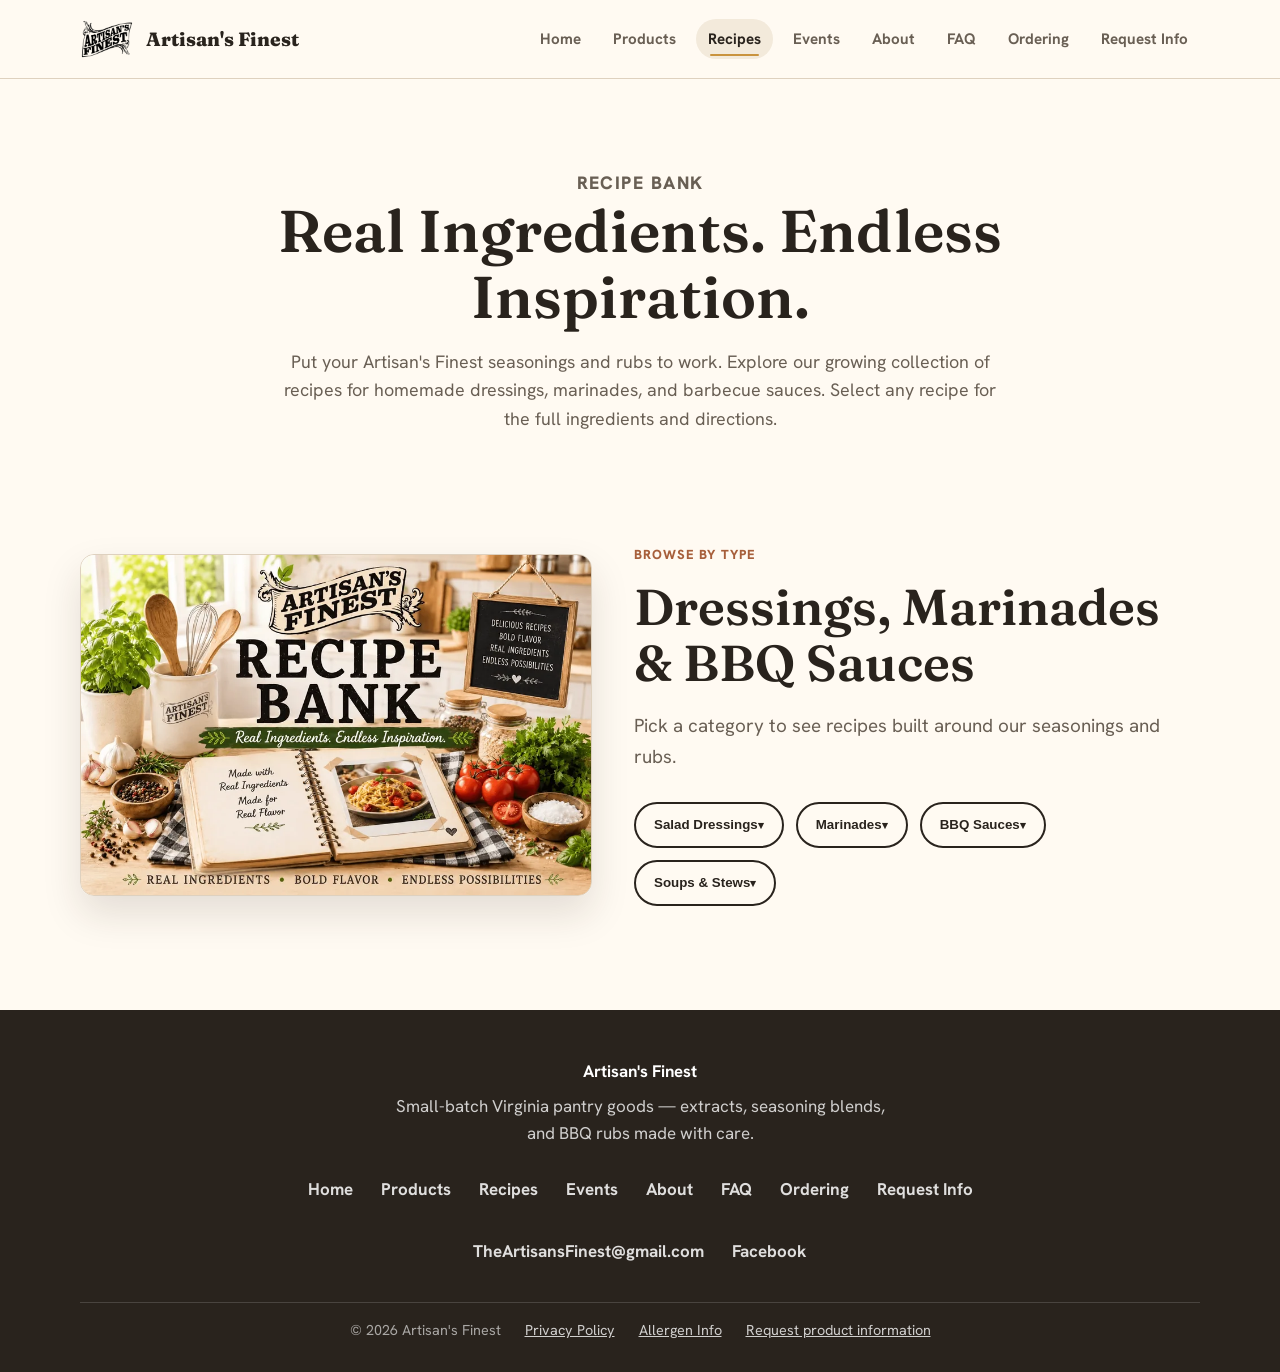
<file: recipes.html>
<!doctype html>
<html lang="en">
<head>
  <meta charset="utf-8">
  <meta name="viewport" content="width=device-width, initial-scale=1">
  <title>Recipes | Artisan's Finest</title>
  <meta name="description" content="The Artisan's Finest Recipe Bank: homemade salad dressings, marinades, and BBQ sauces built around our small-batch seasonings and rubs.">
  <meta property="og:type" content="website">
  <meta property="og:site_name" content="Artisan's Finest">
  <meta property="og:title" content="Recipes | Artisan's Finest">
  <meta property="og:description" content="The Artisan's Finest Recipe Bank: homemade salad dressings, marinades, and BBQ sauces built around our small-batch seasonings and rubs.">
  <meta property="og:url" content="https://artisans-finest.github.io/artisans-finest/recipes.html">
  <meta property="og:image" content="https://artisans-finest.github.io/artisans-finest/images/share-card.png">
  <meta property="og:image:width" content="1200">
  <meta property="og:image:height" content="630">
  <meta property="og:image:alt" content="Artisan's Finest logo">
  <meta name="twitter:card" content="summary_large_image">
  <meta name="twitter:title" content="Recipes | Artisan's Finest">
  <meta name="twitter:description" content="The Artisan's Finest Recipe Bank: homemade salad dressings, marinades, and BBQ sauces built around our small-batch seasonings and rubs.">
  <meta name="twitter:image" content="https://artisans-finest.github.io/artisans-finest/images/share-card.png">
  <link rel="canonical" href="https://artisans-finest.github.io/artisans-finest/recipes.html">
  <link rel="icon" href="images/favicon.png">
  <link rel="stylesheet" href="styles.css">
  <script>try{if(!matchMedia('(prefers-reduced-motion:reduce)').matches)document.documentElement.classList.add('js-anim')}catch(e){}</script>
  <script src="nav.js" defer></script>
  <script src="anim.js" defer></script>
</head>
<body>
  <a class="skip-link" href="#main">Skip to content</a>
  <header class="site-header">
    <nav class="nav" aria-label="Main navigation">
      <a class="brand" href="index.html">
        <img src="images/logo.webp" alt="Artisan's Finest logo" width="1112" height="828" decoding="async">
        <span>Artisan's Finest</span>
      </a>
      <button class="nav-toggle" type="button" aria-expanded="false" aria-controls="primary-nav" aria-label="Open menu">
        <span class="nav-toggle-bar"></span>
        <span class="nav-toggle-bar"></span>
        <span class="nav-toggle-bar"></span>
      </button>
      <div class="nav-links" id="primary-nav">
        <a href="index.html">Home</a>
        <a href="products.html">Products</a>
        <a href="recipes.html" aria-current="page">Recipes</a>
        <a href="events.html">Events</a>
        <a href="about.html">About</a>
        <a href="faq.html">FAQ</a>
        <a href="ordering.html">Ordering</a>
        <a href="contact.html">Request Info</a>
      </div>
    </nav>
  </header>

  <main id="main">
    <section class="page-hero">
      <p class="eyebrow">Recipe Bank</p>
      <h1>Real Ingredients. Endless Inspiration.</h1>
      <p>Put your Artisan's Finest seasonings and rubs to work. Explore our growing collection of recipes for homemade dressings, marinades, and barbecue sauces. Select any recipe for the full ingredients and directions.</p>
    </section>

    <section class="section split">
      <figure class="recipe-photo">
        <img src="images/recipe-bank.webp" alt="Artisan's Finest Recipe Bank" width="1536" height="1024" decoding="async">
      </figure>
      <div>
        <p class="eyebrow">Browse by type</p>
        <h2>Dressings, Marinades &amp; BBQ Sauces</h2>
        <p class="lead">Pick a category to see recipes built around our seasonings and rubs.</p>
        <div class="actions">
            <div class="recipe-menu">
              <button type="button" class="button secondary recipe-menu-toggle" aria-haspopup="true" aria-expanded="false" aria-controls="salad-dressing-menu">Salad Dressings</button>
              <div class="recipe-menu-list" id="salad-dressing-menu" role="menu" hidden>
                <div class="recipe-item-wrap">
                  <button type="button" class="recipe-item" role="menuitem">All-Purpose House Vinaigrette</button>
                  <template>
                    <h3>All-Purpose House Vinaigrette</h3>
                    <p class="dialog-tag">Featuring All-Purpose Seasoning</p>
                    <p>Bright, balanced, and perfect for everyday salads.</p>
                    <p class="recipe-section-title">Ingredients</p>
                    <ul>
                      <li>&frac12; cup extra virgin olive oil</li>
                      <li>3 tablespoons apple cider vinegar</li>
                      <li>1 tablespoon Dijon mustard</li>
                      <li>1 teaspoon honey (optional)</li>
                      <li>2 teaspoons Artisan's Finest All-Purpose Seasoning</li>
                      <li>Fresh cracked black pepper</li>
                    </ul>
                    <p class="recipe-section-title">Directions</p>
                    <p>Whisk all ingredients together or shake in a mason jar until combined. Let rest for 10 minutes before serving.</p>
                    <p class="dialog-uses"><strong>Great On:</strong> Garden salads, cucumber salads, tomato salads, and grilled chicken salads.</p>
                  </template>
                </div>
                <div class="recipe-item-wrap">
                  <button type="button" class="recipe-item" role="menuitem">Citrus Herb Zest Dressing</button>
                  <template>
                    <h3>Citrus Herb Zest Dressing</h3>
                    <p class="dialog-tag">Featuring Citrus Herb Seasoning</p>
                    <p>Fresh, bright, and full of citrus flavor.</p>
                    <p class="recipe-section-title">Ingredients</p>
                    <ul>
                      <li>&frac12; cup olive oil</li>
                      <li>&frac14; cup fresh lemon juice</li>
                      <li>1 teaspoon lemon zest</li>
                      <li>2 teaspoons Artisan's Finest Citrus Herb Seasoning</li>
                      <li>1 teaspoon maple syrup (optional)</li>
                    </ul>
                    <p class="recipe-section-title">Directions</p>
                    <p>Whisk together until smooth. Allow flavors to blend for 10 minutes before serving.</p>
                    <p class="dialog-uses"><strong>Great On:</strong> Spring greens, arugula, seafood salads, and grilled salmon.</p>
                  </template>
                </div>
                <div class="recipe-item-wrap">
                  <button type="button" class="recipe-item" role="menuitem">Garlic Herb Creamy Dressing</button>
                  <template>
                    <h3>Garlic Herb Creamy Dressing</h3>
                    <p class="dialog-tag">Featuring Garlic Herb Seasoning</p>
                    <p>A creamy dressing packed with savory herb flavor.</p>
                    <p class="recipe-section-title">Ingredients</p>
                    <ul>
                      <li>&frac34; cup plain Greek yogurt</li>
                      <li>2 tablespoons olive oil</li>
                      <li>2 tablespoons white wine vinegar</li>
                      <li>2 teaspoons Artisan's Finest Garlic Herb Seasoning</li>
                      <li>Water as needed for desired consistency</li>
                    </ul>
                    <p class="recipe-section-title">Directions</p>
                    <p>Mix all ingredients until smooth. Add water a tablespoon at a time until desired thickness is reached.</p>
                    <p class="dialog-uses"><strong>Great On:</strong> Romaine lettuce, grilled vegetables, steak salads, and fresh vegetable trays.</p>
                  </template>
                </div>
                <div class="recipe-item-wrap">
                  <button type="button" class="recipe-item" role="menuitem">Everything Bagel Crunch Dressing</button>
                  <template>
                    <h3>Everything Bagel Crunch Dressing</h3>
                    <p class="dialog-tag">Featuring Everything Bagel Seasoning</p>
                    <p>Toasty, nutty flavor with plenty of texture.</p>
                    <p class="recipe-section-title">Ingredients</p>
                    <ul>
                      <li>&frac12; cup olive oil</li>
                      <li>3 tablespoons red wine vinegar</li>
                      <li>1 teaspoon honey</li>
                      <li>2 teaspoons Artisan's Finest Everything Bagel Seasoning</li>
                      <li>1 teaspoon Dijon mustard</li>
                    </ul>
                    <p class="recipe-section-title">Directions</p>
                    <p>Whisk together until well combined.</p>
                    <p class="dialog-uses"><strong>Great On:</strong> Spinach salads, chopped vegetable salads, avocado salads, and sliced tomatoes.</p>
                  </template>
                </div>
                <div class="recipe-item-wrap">
                  <button type="button" class="recipe-item" role="menuitem">Mediterranean Olive Dressing</button>
                  <template>
                    <h3>Mediterranean Olive Dressing</h3>
                    <p class="dialog-tag">Featuring Mediterranean Seasoning</p>
                    <p>A classic Mediterranean-inspired vinaigrette.</p>
                    <p class="recipe-section-title">Ingredients</p>
                    <ul>
                      <li>&frac12; cup olive oil</li>
                      <li>&frac14; cup red wine vinegar</li>
                      <li>1 clove garlic, minced</li>
                      <li>2 teaspoons Artisan's Finest Mediterranean Seasoning</li>
                      <li>Juice from &frac12; lemon</li>
                    </ul>
                    <p class="recipe-section-title">Directions</p>
                    <p>Combine all ingredients and whisk thoroughly.</p>
                    <p class="dialog-uses"><strong>Great On:</strong> Greek salads, cucumber salads, grilled chicken, and lamb dishes.</p>
                  </template>
                </div>
                <div class="recipe-item-wrap">
                  <button type="button" class="recipe-item" role="menuitem">Greek Lemon Dressing</button>
                  <template>
                    <h3>Greek Lemon Dressing</h3>
                    <p class="dialog-tag">Featuring Greek Seasoning</p>
                    <p>A bright and traditional Greek-style dressing.</p>
                    <p class="recipe-section-title">Ingredients</p>
                    <ul>
                      <li>&frac12; cup olive oil</li>
                      <li>3 tablespoons fresh lemon juice</li>
                      <li>1 tablespoon red wine vinegar</li>
                      <li>2 teaspoons Artisan's Finest Greek Seasoning</li>
                      <li>Fresh cracked black pepper</li>
                    </ul>
                    <p class="recipe-section-title">Directions</p>
                    <p>Whisk until fully blended.</p>
                    <p class="dialog-uses"><strong>Great On:</strong> Greek salads, grain bowls, chicken salads, and roasted potatoes.</p>
                  </template>
                </div>
                <div class="recipe-item-wrap">
                  <button type="button" class="recipe-item" role="menuitem">Fajita Lime Dressing</button>
                  <template>
                    <h3>Fajita Lime Dressing</h3>
                    <p class="dialog-tag">Featuring Fajita &amp; Taco Seasoning</p>
                    <p>A zesty Southwestern favorite.</p>
                    <p class="recipe-section-title">Ingredients</p>
                    <ul>
                      <li>&frac12; cup olive oil</li>
                      <li>&frac14; cup fresh lime juice</li>
                      <li>1 tablespoon honey</li>
                      <li>2 teaspoons Artisan's Finest Fajita &amp; Taco Seasoning</li>
                      <li>1 tablespoon chopped cilantro (optional)</li>
                    </ul>
                    <p class="recipe-section-title">Directions</p>
                    <p>Whisk together until combined.</p>
                    <p class="dialog-uses"><strong>Great On:</strong> Taco salads, black bean salads, corn salads, and grilled shrimp.</p>
                  </template>
                </div>
                <div class="recipe-item-wrap">
                  <button type="button" class="recipe-item" role="menuitem">Montreal Steakhouse Dressing</button>
                  <template>
                    <h3>Montreal Steakhouse Dressing</h3>
                    <p class="dialog-tag">Featuring Montreal Steak Seasoning</p>
                    <p>Bold steakhouse flavor with a peppery finish.</p>
                    <p class="recipe-section-title">Ingredients</p>
                    <ul>
                      <li>&frac12; cup olive oil</li>
                      <li>3 tablespoons balsamic vinegar</li>
                      <li>2 teaspoons Artisan's Finest Montreal Steak Seasoning</li>
                      <li>1 teaspoon Dijon mustard</li>
                      <li>1 teaspoon maple syrup (optional)</li>
                    </ul>
                    <p class="recipe-section-title">Directions</p>
                    <p>Whisk until smooth and well combined.</p>
                    <p class="dialog-uses"><strong>Great On:</strong> Steak salads, grilled mushrooms, wedge salads, and roasted vegetables.</p>
                  </template>
                </div>
                <div class="recipe-item-wrap">
                  <button type="button" class="recipe-item" role="menuitem">Maryland Coastal Dressing</button>
                  <template>
                    <h3>Maryland Coastal Dressing</h3>
                    <p class="dialog-tag">Featuring Maryland Seafood Seasoning</p>
                    <p>A bright dressing perfect for seafood lovers.</p>
                    <p class="recipe-section-title">Ingredients</p>
                    <ul>
                      <li>&frac12; cup olive oil</li>
                      <li>2 tablespoons lemon juice</li>
                      <li>1 tablespoon apple cider vinegar</li>
                      <li>2 teaspoons Artisan's Finest Maryland Seafood Seasoning</li>
                      <li>1 tablespoon plain yogurt (optional)</li>
                    </ul>
                    <p class="recipe-section-title">Directions</p>
                    <p>Whisk until smooth.</p>
                    <p class="dialog-uses"><strong>Great On:</strong> Shrimp salads, crab salads, seafood pasta salads, and coleslaw.</p>
                  </template>
                </div>
                <div class="recipe-item-wrap">
                  <button type="button" class="recipe-item" role="menuitem">Italian Garden Dressing</button>
                  <template>
                    <h3>Italian Garden Dressing</h3>
                    <p class="dialog-tag">Featuring Italian Seasoning</p>
                    <p>A classic herb-forward Italian vinaigrette.</p>
                    <p class="recipe-section-title">Ingredients</p>
                    <ul>
                      <li>&frac12; cup olive oil</li>
                      <li>&frac14; cup red wine vinegar</li>
                      <li>2 teaspoons Artisan's Finest Italian Seasoning</li>
                      <li>1 teaspoon Dijon mustard</li>
                      <li>1 teaspoon honey</li>
                    </ul>
                    <p class="recipe-section-title">Directions</p>
                    <p>Whisk until thoroughly combined.</p>
                    <p class="dialog-uses"><strong>Great On:</strong> Garden salads, pasta salads, antipasto salads, and grilled chicken.</p>
                  </template>
                </div>
                <div class="recipe-item-wrap">
                  <button type="button" class="recipe-item" role="menuitem">Roasted Vegetable Dressing</button>
                  <template>
                    <h3>Roasted Vegetable Dressing</h3>
                    <p class="dialog-tag">Featuring Roasted Vegetable Seasoning</p>
                    <p>Rich, earthy flavor perfect for warm salads.</p>
                    <p class="recipe-section-title">Ingredients</p>
                    <ul>
                      <li>&frac12; cup olive oil</li>
                      <li>2 tablespoons balsamic vinegar</li>
                      <li>2 teaspoons Artisan's Finest Roasted Vegetable Seasoning</li>
                      <li>1 teaspoon maple syrup</li>
                    </ul>
                    <p class="recipe-section-title">Directions</p>
                    <p>Whisk together and serve slightly warm if desired.</p>
                    <p class="dialog-uses"><strong>Great On:</strong> Roasted vegetables, grain bowls, warm spinach salads, and quinoa dishes.</p>
                  </template>
                </div>
                <div class="recipe-item-wrap">
                  <button type="button" class="recipe-item" role="menuitem">Caribbean Jerk Island Dressing</button>
                  <template>
                    <h3>Caribbean Jerk Island Dressing</h3>
                    <p class="dialog-tag">Featuring Caribbean Jerk Seasoning</p>
                    <p>Sweet, citrusy, and lightly spicy.</p>
                    <p class="recipe-section-title">Ingredients</p>
                    <ul>
                      <li>&frac12; cup olive oil</li>
                      <li>&frac14; cup orange juice</li>
                      <li>2 tablespoons lime juice</li>
                      <li>2 teaspoons Artisan's Finest Caribbean Jerk Seasoning</li>
                      <li>1 teaspoon honey</li>
                    </ul>
                    <p class="recipe-section-title">Directions</p>
                    <p>Whisk until blended.</p>
                    <p class="dialog-uses"><strong>Great On:</strong> Mango salads, grilled chicken salads, shrimp, and tropical slaws.</p>
                  </template>
                </div>
                <div class="recipe-item-wrap">
                  <button type="button" class="recipe-item" role="menuitem">Creole Bayou Dressing</button>
                  <template>
                    <h3>Creole Bayou Dressing</h3>
                    <p class="dialog-tag">Featuring Creole Seasoning</p>
                    <p>Southern-inspired flavor with a touch of heat.</p>
                    <p class="recipe-section-title">Ingredients</p>
                    <ul>
                      <li>&frac12; cup olive oil</li>
                      <li>3 tablespoons apple cider vinegar</li>
                      <li>2 teaspoons Artisan's Finest Creole Seasoning</li>
                      <li>1 teaspoon Dijon mustard</li>
                      <li>Pinch of smoked paprika</li>
                    </ul>
                    <p class="recipe-section-title">Directions</p>
                    <p>Whisk until smooth and well combined.</p>
                    <p class="dialog-uses"><strong>Great On:</strong> Blackened chicken salads, tomato salads, grilled vegetables, and seafood dishes.</p>
                  </template>
                </div>
                <div class="recipe-item-wrap">
                  <button type="button" class="recipe-item" role="menuitem">Build Your Own &middot; Dressing Formula</button>
                  <template>
                    <h3>The Artisan's Finest Dressing Formula</h3>
                    <p class="dialog-tag">Featuring any Sugar-Free &middot; Salt-Free Seasoning</p>
                    <p>Create your own dressing using any of our Sugar-Free &middot; Salt-Free Seasonings.</p>
                    <p class="recipe-section-title">Basic Vinaigrette</p>
                    <ul>
                      <li>&frac12; cup olive oil</li>
                      <li>&frac14; cup vinegar or citrus juice</li>
                      <li>2 teaspoons Artisan's Finest Seasoning</li>
                      <li>Optional: 1 teaspoon honey, maple syrup, or Dijon mustard</li>
                    </ul>
                    <p class="recipe-section-title">Directions</p>
                    <p>Combine all ingredients in a jar and shake well.</p>
                  </template>
                </div>
              </div>
            </div>
            <div class="recipe-menu">
              <button type="button" class="button secondary recipe-menu-toggle" aria-haspopup="true" aria-expanded="false" aria-controls="marinade-menu">Marinades</button>
              <div class="recipe-menu-list" id="marinade-menu" role="menu" hidden>
                <div class="recipe-item-wrap">
                  <button type="button" class="recipe-item" role="menuitem">Foundations Marinade</button>
                  <template>
                    <h3>Foundations Marinade</h3>
                    <p class="dialog-tag">Featuring All Purpose Seasoning</p>
                    <p class="recipe-section-title">Ingredients</p>
                    <ul>
                      <li>&frac14; cup olive oil</li>
                      <li>2 tablespoons fresh lemon juice</li>
                      <li>1&frac12; tablespoons Artisan's Finest All Purpose Seasoning</li>
                      <li>1 teaspoon Dijon mustard</li>
                      <li>1 clove garlic, minced</li>
                    </ul>
                    <p class="recipe-section-title">Directions</p>
                    <p>Whisk ingredients together. Marinate vegetables for 30 minutes or meat for up to 4 hours before cooking.</p>
                    <p class="dialog-uses"><strong>Best For:</strong> Chicken, pork chops, roasted vegetables.</p>
                  </template>
                </div>
                <div class="recipe-item-wrap">
                  <button type="button" class="recipe-item" role="menuitem">Sunlit Garden Marinade</button>
                  <template>
                    <h3>Sunlit Garden Marinade</h3>
                    <p class="dialog-tag">Featuring Citrus Herb Seasoning</p>
                    <p class="recipe-section-title">Ingredients</p>
                    <ul>
                      <li>&frac14; cup olive oil</li>
                      <li>Zest and juice of 1 lemon</li>
                      <li>1&frac12; tablespoons Artisan's Finest Citrus Herb Seasoning</li>
                      <li>1 tablespoon apple cider vinegar</li>
                    </ul>
                    <p class="recipe-section-title">Directions</p>
                    <p>Combine all ingredients and whisk well. Marinate seafood for 20&ndash;60 minutes or poultry for 2&ndash;4 hours.</p>
                    <p class="dialog-uses"><strong>Best For:</strong> Chicken, shrimp, white fish.</p>
                  </template>
                </div>
                <div class="recipe-item-wrap">
                  <button type="button" class="recipe-item" role="menuitem">Tuscan Table Marinade</button>
                  <template>
                    <h3>Tuscan Table Marinade</h3>
                    <p class="dialog-tag">Featuring Garlic Herb Seasoning</p>
                    <p class="recipe-section-title">Ingredients</p>
                    <ul>
                      <li>&frac14; cup olive oil</li>
                      <li>1&frac12; tablespoons Artisan's Finest Garlic Herb Seasoning</li>
                      <li>1 tablespoon balsamic vinegar</li>
                      <li>1 teaspoon crushed red pepper flakes (optional)</li>
                    </ul>
                    <p class="recipe-section-title">Directions</p>
                    <p>Whisk together and marinate beef for 2&ndash;8 hours or poultry for 1&ndash;4 hours.</p>
                    <p class="dialog-uses"><strong>Best For:</strong> Steak, chicken thighs, mushrooms.</p>
                  </template>
                </div>
                <div class="recipe-item-wrap">
                  <button type="button" class="recipe-item" role="menuitem">Savory Crunch Marinade</button>
                  <template>
                    <h3>Savory Crunch Marinade</h3>
                    <p class="dialog-tag">Featuring Everything Bagel Seasoning</p>
                    <p class="recipe-section-title">Ingredients</p>
                    <ul>
                      <li>&frac14; cup avocado oil</li>
                      <li>1&frac12; tablespoons Artisan's Finest Everything Bagel Seasoning</li>
                      <li>1 tablespoon lemon juice</li>
                      <li>1 teaspoon coconut aminos or low-sodium soy sauce</li>
                    </ul>
                    <p class="recipe-section-title">Directions</p>
                    <p>Mix thoroughly and marinate for 30&ndash;90 minutes.</p>
                    <p class="dialog-uses"><strong>Best For:</strong> Salmon, chicken, roasted potatoes.</p>
                  </template>
                </div>
                <div class="recipe-item-wrap">
                  <button type="button" class="recipe-item" role="menuitem">Olive Grove Marinade</button>
                  <template>
                    <h3>Olive Grove Marinade</h3>
                    <p class="dialog-tag">Featuring Mediterranean Seasoning</p>
                    <p class="recipe-section-title">Ingredients</p>
                    <ul>
                      <li>&frac14; cup olive oil</li>
                      <li>1&frac12; tablespoons Artisan's Finest Mediterranean Seasoning</li>
                      <li>2 tablespoons red wine vinegar</li>
                      <li>1 tablespoon chopped fresh parsley</li>
                    </ul>
                    <p class="recipe-section-title">Directions</p>
                    <p>Whisk ingredients together and marinate for 2&ndash;6 hours.</p>
                    <p class="dialog-uses"><strong>Best For:</strong> Chicken, lamb, vegetables.</p>
                  </template>
                </div>
                <div class="recipe-item-wrap">
                  <button type="button" class="recipe-item" role="menuitem">Village Market Marinade</button>
                  <template>
                    <h3>Village Market Marinade</h3>
                    <p class="dialog-tag">Featuring Greek Seasoning</p>
                    <p class="recipe-section-title">Ingredients</p>
                    <ul>
                      <li>&frac12; cup plain Greek yogurt</li>
                      <li>1 tablespoon olive oil</li>
                      <li>1&frac12; tablespoons Artisan's Finest Greek Seasoning</li>
                      <li>Juice of &frac12; lemon</li>
                    </ul>
                    <p class="recipe-section-title">Directions</p>
                    <p>Mix until smooth. Marinate for 4&ndash;12 hours before grilling or roasting.</p>
                    <p class="dialog-uses"><strong>Best For:</strong> Chicken, lamb.</p>
                  </template>
                </div>
                <div class="recipe-item-wrap">
                  <button type="button" class="recipe-item" role="menuitem">Southwest Fire Marinade</button>
                  <template>
                    <h3>Southwest Fire Marinade</h3>
                    <p class="dialog-tag">Featuring Fajita &amp; Taco Seasoning</p>
                    <p class="recipe-section-title">Ingredients</p>
                    <ul>
                      <li>&frac14; cup olive oil</li>
                      <li>Juice of 1 lime</li>
                      <li>1&frac12; tablespoons Artisan's Finest Fajita &amp; Taco Seasoning</li>
                      <li>1 tablespoon apple cider vinegar</li>
                    </ul>
                    <p class="recipe-section-title">Directions</p>
                    <p>Whisk together and marinate seafood for 30 minutes or meat for 2&ndash;6 hours.</p>
                    <p class="dialog-uses"><strong>Best For:</strong> Flank steak, chicken, shrimp.</p>
                  </template>
                </div>
                <div class="recipe-item-wrap">
                  <button type="button" class="recipe-item" role="menuitem">Golden Spice Marinade</button>
                  <template>
                    <h3>Golden Spice Marinade</h3>
                    <p class="dialog-tag">Featuring Curry Seasoning</p>
                    <p class="recipe-section-title">Ingredients</p>
                    <ul>
                      <li>&frac12; cup plain yogurt</li>
                      <li>1&frac12; tablespoons Artisan's Finest Curry Seasoning</li>
                      <li>1 tablespoon lemon juice</li>
                      <li>1 teaspoon grated fresh ginger</li>
                    </ul>
                    <p class="recipe-section-title">Directions</p>
                    <p>Mix thoroughly and marinate for 4&ndash;8 hours.</p>
                    <p class="dialog-uses"><strong>Best For:</strong> Chicken, tofu, cauliflower.</p>
                  </template>
                </div>
                <div class="recipe-item-wrap">
                  <button type="button" class="recipe-item" role="menuitem">Steakhouse Marinade</button>
                  <template>
                    <h3>Steakhouse Marinade</h3>
                    <p class="dialog-tag">Featuring Montreal Steak Seasoning</p>
                    <p class="recipe-section-title">Ingredients</p>
                    <ul>
                      <li>&frac14; cup olive oil</li>
                      <li>1&frac12; tablespoons Artisan's Finest Montreal Steak Seasoning</li>
                      <li>1 tablespoon Worcestershire sauce</li>
                      <li>1 teaspoon balsamic vinegar</li>
                    </ul>
                    <p class="recipe-section-title">Directions</p>
                    <p>Combine ingredients and marinate for 4&ndash;12 hours.</p>
                    <p class="dialog-uses"><strong>Best For:</strong> Steak, pork loin.</p>
                  </template>
                </div>
                <div class="recipe-item-wrap">
                  <button type="button" class="recipe-item" role="menuitem">Chesapeake Marinade</button>
                  <template>
                    <h3>Chesapeake Marinade</h3>
                    <p class="dialog-tag">Featuring Maryland Seafood Seasoning</p>
                    <p class="recipe-section-title">Ingredients</p>
                    <ul>
                      <li>&frac14; cup olive oil</li>
                      <li>1 tablespoon lemon juice</li>
                      <li>1&frac12; tablespoons Artisan's Finest Maryland Seafood Seasoning</li>
                      <li>1 teaspoon Dijon mustard</li>
                    </ul>
                    <p class="recipe-section-title">Directions</p>
                    <p>Whisk together and marinate seafood for 15&ndash;30 minutes.</p>
                    <p class="dialog-uses"><strong>Best For:</strong> Shrimp, scallops, white fish.</p>
                  </template>
                </div>
                <div class="recipe-item-wrap">
                  <button type="button" class="recipe-item" role="menuitem">Sunday Supper Marinade</button>
                  <template>
                    <h3>Sunday Supper Marinade</h3>
                    <p class="dialog-tag">Featuring Italian Seasoning</p>
                    <p class="recipe-section-title">Ingredients</p>
                    <ul>
                      <li>&frac14; cup olive oil</li>
                      <li>2 tablespoons red wine vinegar</li>
                      <li>1&frac12; tablespoons Artisan's Finest Italian Seasoning</li>
                      <li>1 clove garlic, minced</li>
                    </ul>
                    <p class="recipe-section-title">Directions</p>
                    <p>Mix well and marinate for 2&ndash;6 hours.</p>
                    <p class="dialog-uses"><strong>Best For:</strong> Chicken, pork tenderloin.</p>
                  </template>
                </div>
                <div class="recipe-item-wrap">
                  <button type="button" class="recipe-item" role="menuitem">Garden Roast Marinade</button>
                  <template>
                    <h3>Garden Roast Marinade</h3>
                    <p class="dialog-tag">Featuring Roasted Vegetable Seasoning</p>
                    <p class="recipe-section-title">Ingredients</p>
                    <ul>
                      <li>&frac14; cup olive oil</li>
                      <li>1&frac12; tablespoons Artisan's Finest Roasted Vegetable Seasoning</li>
                      <li>1 tablespoon balsamic vinegar</li>
                    </ul>
                    <p class="recipe-section-title">Directions</p>
                    <p>Toss vegetables with marinade and rest 30&ndash;60 minutes before roasting.</p>
                    <p class="dialog-uses"><strong>Best For:</strong> Potatoes, carrots, zucchini, squash.</p>
                  </template>
                </div>
                <div class="recipe-item-wrap">
                  <button type="button" class="recipe-item" role="menuitem">Island Fire Marinade</button>
                  <template>
                    <h3>Island Fire Marinade</h3>
                    <p class="dialog-tag">Featuring Caribbean Jerk Seasoning</p>
                    <p class="recipe-section-title">Ingredients</p>
                    <ul>
                      <li>&frac14; cup olive oil</li>
                      <li>Juice of 1 lime</li>
                      <li>1&frac12; tablespoons Artisan's Finest Caribbean Jerk Seasoning</li>
                      <li>1 teaspoon apple cider vinegar</li>
                    </ul>
                    <p class="recipe-section-title">Directions</p>
                    <p>Whisk together and marinate for 4&ndash;12 hours.</p>
                    <p class="dialog-uses"><strong>Best For:</strong> Chicken thighs, pork.</p>
                  </template>
                </div>
                <div class="recipe-item-wrap">
                  <button type="button" class="recipe-item" role="menuitem">Bayou Depth Marinade</button>
                  <template>
                    <h3>Bayou Depth Marinade</h3>
                    <p class="dialog-tag">Featuring Creole Seasoning</p>
                    <p class="recipe-section-title">Ingredients</p>
                    <ul>
                      <li>&frac14; cup olive oil</li>
                      <li>1&frac12; tablespoons Artisan's Finest Creole Seasoning</li>
                      <li>1 tablespoon lemon juice</li>
                      <li>1 teaspoon Worcestershire sauce</li>
                    </ul>
                    <p class="recipe-section-title">Directions</p>
                    <p>Combine ingredients and marinate seafood for 30 minutes or poultry for 2&ndash;6 hours.</p>
                    <p class="dialog-uses"><strong>Best For:</strong> Chicken, shrimp, catfish.</p>
                  </template>
                </div>
              </div>
            </div>
            <div class="recipe-menu">
              <button type="button" class="button secondary recipe-menu-toggle" aria-haspopup="true" aria-expanded="false" aria-controls="bbq-sauce-menu">BBQ Sauces</button>
              <div class="recipe-menu-list" id="bbq-sauce-menu" role="menu" hidden>
                <div class="recipe-item-wrap">
                  <button type="button" class="recipe-item" role="menuitem">Texas Bold Mop Sauce</button>
                  <template>
                    <h3>Texas Bold Mop Sauce</h3>
                    <p class="dialog-tag">Featuring Artisan's Finest Texas Rub</p>
                    <p><strong>Profile:</strong> Peppery &bull; Bold &bull; Beef-Forward</p>
                    <p class="recipe-section-title">Ingredients</p>
                    <ul>
                      <li>1 cup beef broth</li>
                      <li>&frac12; cup apple cider vinegar</li>
                      <li>2 tbsp tomato paste</li>
                      <li>1&frac12; tbsp Texas Rub</li>
                      <li>1 tbsp Worcestershire sauce</li>
                      <li>1 tsp brown sugar (optional)</li>
                      <li>1 tbsp butter</li>
                    </ul>
                    <p class="recipe-section-title">Directions</p>
                    <p>Combine all ingredients in a saucepan. Bring to a simmer and cook for 10&ndash;12 minutes. Use as a mop sauce for brisket, beef ribs, or smoked beef.</p>
                  </template>
                </div>
                <div class="recipe-item-wrap">
                  <button type="button" class="recipe-item" role="menuitem">Kansas City Sweet &amp; Smoky BBQ Sauce</button>
                  <template>
                    <h3>Kansas City Sweet &amp; Smoky BBQ Sauce</h3>
                    <p class="dialog-tag">Featuring Artisan's Finest Kansas City Rub</p>
                    <p><strong>Profile:</strong> Sweet &bull; Rich &bull; Classic</p>
                    <p class="recipe-section-title">Ingredients</p>
                    <ul>
                      <li>1&frac12; cups ketchup</li>
                      <li>&frac14; cup molasses</li>
                      <li>&frac14; cup apple cider vinegar</li>
                      <li>2 tbsp Kansas City Rub</li>
                      <li>1 tbsp Dijon mustard</li>
                      <li>1 tbsp butter</li>
                    </ul>
                    <p class="recipe-section-title">Directions</p>
                    <p>Combine all ingredients in a saucepan. Simmer for 15 minutes, stirring occasionally. Serve with ribs, pulled pork, or grilled chicken.</p>
                  </template>
                </div>
                <div class="recipe-item-wrap">
                  <button type="button" class="recipe-item" role="menuitem">Carolina Mustard BBQ Sauce</button>
                  <template>
                    <h3>Carolina Mustard BBQ Sauce</h3>
                    <p class="dialog-tag">Featuring Artisan's Finest Carolina Rub</p>
                    <p><strong>Profile:</strong> Tangy &bull; Bright &bull; Sharp</p>
                    <p class="recipe-section-title">Ingredients</p>
                    <ul>
                      <li>&frac34; cup yellow mustard</li>
                      <li>&frac14; cup apple cider vinegar</li>
                      <li>2 tbsp honey</li>
                      <li>1&frac12; tbsp Carolina Rub</li>
                      <li>1 tbsp olive oil</li>
                    </ul>
                    <p class="recipe-section-title">Directions</p>
                    <p>Whisk ingredients together in a saucepan and warm over low heat for 5 minutes. Excellent on pulled pork, smoked chicken, and sausages.</p>
                  </template>
                </div>
                <div class="recipe-item-wrap">
                  <button type="button" class="recipe-item" role="menuitem">Memphis Vinegar Finishing Sauce</button>
                  <template>
                    <h3>Memphis Vinegar Finishing Sauce</h3>
                    <p class="dialog-tag">Featuring Artisan's Finest Memphis Rub</p>
                    <p><strong>Profile:</strong> Thin &bull; Tangy &bull; Peppery</p>
                    <p class="recipe-section-title">Ingredients</p>
                    <ul>
                      <li>1 cup apple cider vinegar</li>
                      <li>&frac14; cup ketchup</li>
                      <li>1&frac12; tbsp Memphis Rub</li>
                      <li>1 tbsp brown sugar</li>
                      <li>1 tsp hot sauce</li>
                    </ul>
                    <p class="recipe-section-title">Directions</p>
                    <p>Combine ingredients and simmer for 5 minutes. Drizzle over ribs, pulled pork, or chopped pork sandwiches.</p>
                  </template>
                </div>
                <div class="recipe-item-wrap">
                  <button type="button" class="recipe-item" role="menuitem">Rib Dust Honey Glaze</button>
                  <template>
                    <h3>Rib Dust Honey Glaze</h3>
                    <p class="dialog-tag">Featuring Artisan's Finest Rib Dust</p>
                    <p><strong>Profile:</strong> Sticky &bull; Sweet Heat</p>
                    <p class="recipe-section-title">Ingredients</p>
                    <ul>
                      <li>&frac12; cup honey</li>
                      <li>&frac14; cup apple juice</li>
                      <li>1&frac12; tbsp Rib Dust</li>
                      <li>1 tbsp butter</li>
                      <li>1 tsp apple cider vinegar</li>
                    </ul>
                    <p class="recipe-section-title">Directions</p>
                    <p>Simmer ingredients until slightly thickened and glossy. Brush onto ribs during the final 15 minutes of cooking.</p>
                  </template>
                </div>
                <div class="recipe-item-wrap">
                  <button type="button" class="recipe-item" role="menuitem">Smokehouse Classic BBQ Sauce</button>
                  <template>
                    <h3>Smokehouse Classic BBQ Sauce</h3>
                    <p class="dialog-tag">Featuring Artisan's Finest Smokehouse Rub</p>
                    <p><strong>Profile:</strong> Smoky &bull; Balanced &bull; Family Favorite</p>
                    <p class="recipe-section-title">Ingredients</p>
                    <ul>
                      <li>1 cup ketchup</li>
                      <li>&frac12; cup tomato sauce</li>
                      <li>&frac14; cup apple cider vinegar</li>
                      <li>2 tbsp Smokehouse Rub</li>
                      <li>1 tbsp maple syrup</li>
                    </ul>
                    <p class="recipe-section-title">Directions</p>
                    <p>Combine ingredients and simmer for 12&ndash;15 minutes. Great on pork, chicken, burgers, and ribs.</p>
                  </template>
                </div>
                <div class="recipe-item-wrap">
                  <button type="button" class="recipe-item" role="menuitem">Asian Sesame BBQ Sauce</button>
                  <template>
                    <h3>Asian Sesame BBQ Sauce</h3>
                    <p class="dialog-tag">Featuring Artisan's Finest Asian Sesame Rub</p>
                    <p><strong>Profile:</strong> Savory &bull; Umami &bull; Slightly Sweet</p>
                    <p class="recipe-section-title">Ingredients</p>
                    <ul>
                      <li>&frac12; cup soy sauce</li>
                      <li>&frac14; cup rice vinegar</li>
                      <li>&frac14; cup honey</li>
                      <li>1&frac12; tbsp Asian Sesame Rub</li>
                      <li>1 tbsp sesame oil</li>
                    </ul>
                    <p class="recipe-section-title">Directions</p>
                    <p>Simmer ingredients for 8 minutes. Serve with wings, pork belly, grilled chicken, or shrimp.</p>
                  </template>
                </div>
                <div class="recipe-item-wrap">
                  <button type="button" class="recipe-item" role="menuitem">Honey Dijon Citrus BBQ Sauce</button>
                  <template>
                    <h3>Honey Dijon Citrus BBQ Sauce</h3>
                    <p class="dialog-tag">Featuring Artisan's Finest Honey Dijon Rub</p>
                    <p><strong>Profile:</strong> Bright &bull; Sweet-Tangy</p>
                    <p class="recipe-section-title">Ingredients</p>
                    <ul>
                      <li>&frac12; cup Dijon mustard</li>
                      <li>&frac14; cup honey</li>
                      <li>2 tbsp apple cider vinegar</li>
                      <li>1&frac12; tbsp Honey Dijon Rub</li>
                      <li>2 tbsp olive oil</li>
                    </ul>
                    <p class="recipe-section-title">Directions</p>
                    <p>Whisk together and warm gently. Excellent on grilled chicken, pork chops, and smoked turkey.</p>
                  </template>
                </div>
                <div class="recipe-item-wrap">
                  <button type="button" class="recipe-item" role="menuitem">Lemon Herb White BBQ Sauce</button>
                  <template>
                    <h3>Lemon Herb White BBQ Sauce</h3>
                    <p class="dialog-tag">Featuring Artisan's Finest Lemon Herb Rub</p>
                    <p><strong>Profile:</strong> Creamy &bull; Fresh &bull; Southern Style</p>
                    <p class="recipe-section-title">Ingredients</p>
                    <ul>
                      <li>1 cup mayonnaise</li>
                      <li>2 tbsp apple cider vinegar</li>
                      <li>1&frac12; tbsp Lemon Herb Rub</li>
                      <li>1 tbsp lemon juice</li>
                      <li>1 tsp black pepper</li>
                    </ul>
                    <p class="recipe-section-title">Directions</p>
                    <p>Whisk together until smooth. Refrigerate for at least 1 hour before serving. Perfect with smoked chicken and grilled vegetables.</p>
                  </template>
                </div>
                <div class="recipe-item-wrap">
                  <button type="button" class="recipe-item" role="menuitem">Mesquite Heat BBQ Sauce</button>
                  <template>
                    <h3>Mesquite Heat BBQ Sauce</h3>
                    <p class="dialog-tag">Featuring Artisan's Finest Mesquite Rub</p>
                    <p><strong>Profile:</strong> Smoky &bull; Spicy &bull; Southwestern</p>
                    <p class="recipe-section-title">Ingredients</p>
                    <ul>
                      <li>1 cup ketchup</li>
                      <li>&frac14; cup apple cider vinegar</li>
                      <li>2 tbsp Mesquite Rub</li>
                      <li>1 tbsp brown sugar</li>
                      <li>1 tsp chipotle pepper in adobo sauce</li>
                    </ul>
                    <p class="recipe-section-title">Directions</p>
                    <p>Simmer for 12 minutes. Serve with steak, beef ribs, burgers, or grilled pork.</p>
                  </template>
                </div>
                <div class="recipe-item-wrap">
                  <button type="button" class="recipe-item" role="menuitem">Coffee Ancho Bold BBQ Sauce</button>
                  <template>
                    <h3>Coffee Ancho Bold BBQ Sauce</h3>
                    <p class="dialog-tag">Featuring Artisan's Finest Coffee Ancho Rub</p>
                    <p><strong>Profile:</strong> Deep &bull; Earthy &bull; Bold</p>
                    <p class="recipe-section-title">Ingredients</p>
                    <ul>
                      <li>1 cup ketchup</li>
                      <li>&frac14; cup strong brewed coffee</li>
                      <li>2 tbsp Coffee Ancho Rub</li>
                      <li>2 tbsp molasses</li>
                      <li>1 tbsp apple cider vinegar</li>
                    </ul>
                    <p class="recipe-section-title">Directions</p>
                    <p>Simmer for 15 minutes. Ideal for brisket, short ribs, beef roasts, and burgers.</p>
                  </template>
                </div>
                <div class="recipe-item-wrap">
                  <button type="button" class="recipe-item" role="menuitem">Chipotle Fire BBQ Sauce</button>
                  <template>
                    <h3>Chipotle Fire BBQ Sauce</h3>
                    <p class="dialog-tag">Featuring Artisan's Finest Chipotle Rub</p>
                    <p><strong>Profile:</strong> Smoky Heat &bull; Bold &bull; Balanced</p>
                    <p class="recipe-section-title">Ingredients</p>
                    <ul>
                      <li>1 cup tomato sauce</li>
                      <li>&frac14; cup honey</li>
                      <li>2 tbsp Chipotle Rub</li>
                      <li>1 tbsp apple cider vinegar</li>
                      <li>1 tsp lime juice</li>
                    </ul>
                    <p class="recipe-section-title">Directions</p>
                    <p>Simmer for 10 minutes. Perfect for wings, ribs, tacos, and grilled chicken.</p>
                  </template>
                </div>
              </div>
            </div>
            <div class="recipe-menu">
              <button type="button" class="button secondary recipe-menu-toggle" aria-haspopup="true" aria-expanded="false" aria-controls="soup-stew-menu">Soups &amp; Stews</button>
              <div class="recipe-menu-list" id="soup-stew-menu" role="menu" hidden>
                <div class="recipe-item-wrap">
                  <button type="button" class="recipe-item" role="menuitem">Rustic Harvest Vegetable Stew</button>
                  <template>
                    <h3>Rustic Harvest Vegetable Stew</h3>
                    <p class="dialog-tag">Featuring Artisan's Finest All Purpose Seasoning</p>
                    <p class="recipe-section-title">Ingredients</p>
                    <ul>
                      <li>1 lb red potatoes, diced</li>
                      <li>2 carrots, sliced</li>
                      <li>1 zucchini, chopped</li>
                      <li>1 small onion, diced</li>
                      <li>3 cloves garlic, minced</li>
                      <li>4 cups vegetable or chicken stock</li>
                      <li>1 (14.5 oz) can diced tomatoes</li>
                      <li>1 tbsp olive oil</li>
                      <li>1&frac12; tbsp Artisan's Finest All Purpose Seasoning</li>
                      <li>Fresh parsley for garnish (optional)</li>
                    </ul>
                    <p class="recipe-section-title">Directions</p>
                    <ol>
                      <li>Heat olive oil in a large pot over medium heat. Saut&eacute; onion and garlic until fragrant.</li>
                      <li>Add carrots and potatoes and cook for 5 minutes.</li>
                      <li>Stir in All Purpose Seasoning.</li>
                      <li>Add stock and tomatoes. Bring to a boil, then reduce heat and simmer for 20&ndash;25 minutes.</li>
                      <li>Add zucchini and continue cooking for 8 minutes.</li>
                      <li>Garnish with parsley before serving.</li>
                    </ol>
                  </template>
                </div>
                <div class="recipe-item-wrap">
                  <button type="button" class="recipe-item" role="menuitem">Lemon Chicken &amp; White Bean Soup</button>
                  <template>
                    <h3>Lemon Chicken &amp; White Bean Soup</h3>
                    <p class="dialog-tag">Featuring Artisan's Finest Citrus Herb Seasoning</p>
                    <p class="recipe-section-title">Ingredients</p>
                    <ul>
                      <li>2 boneless skinless chicken breasts</li>
                      <li>1 (15 oz) can white beans, drained</li>
                      <li>1 carrot, diced</li>
                      <li>1 celery stalk, diced</li>
                      <li>4 cups chicken stock</li>
                      <li>1&frac12; tbsp Artisan's Finest Citrus Herb Seasoning</li>
                      <li>Juice of &frac12; lemon</li>
                      <li>1 tbsp olive oil</li>
                    </ul>
                    <p class="recipe-section-title">Directions</p>
                    <ol>
                      <li>Heat olive oil in a soup pot and saut&eacute; carrot and celery until softened.</li>
                      <li>Add chicken stock, Citrus Herb Seasoning, and chicken breasts.</li>
                      <li>Simmer for 20 minutes.</li>
                      <li>Remove chicken, shred, and return to pot.</li>
                      <li>Add white beans and lemon juice.</li>
                      <li>Simmer for 5 additional minutes and serve.</li>
                    </ol>
                  </template>
                </div>
                <div class="recipe-item-wrap">
                  <button type="button" class="recipe-item" role="menuitem">Tuscan White Bean &amp; Sausage Stew</button>
                  <template>
                    <h3>Tuscan White Bean &amp; Sausage Stew</h3>
                    <p class="dialog-tag">Featuring Artisan's Finest Garlic Herb Seasoning</p>
                    <p class="recipe-section-title">Ingredients</p>
                    <ul>
                      <li>1 lb Italian sausage</li>
                      <li>2 (15 oz) cans white beans, drained</li>
                      <li>1 small onion, diced</li>
                      <li>3 cloves garlic, minced</li>
                      <li>4 cups chicken stock</li>
                      <li>1&frac12; tbsp Artisan's Finest Garlic Herb Seasoning</li>
                      <li>1 tbsp olive oil</li>
                    </ul>
                    <p class="recipe-section-title">Directions</p>
                    <ol>
                      <li>Brown sausage in a large pot and remove.</li>
                      <li>Add olive oil if needed and saut&eacute; onion and garlic.</li>
                      <li>Stir in Garlic Herb Seasoning.</li>
                      <li>Add stock and beans. Simmer for 15 minutes.</li>
                      <li>Return sausage to the pot and simmer for an additional 10 minutes.</li>
                      <li>Serve hot.</li>
                    </ol>
                  </template>
                </div>
                <div class="recipe-item-wrap">
                  <button type="button" class="recipe-item" role="menuitem">Mediterranean Chickpea &amp; Tomato Stew</button>
                  <template>
                    <h3>Mediterranean Chickpea &amp; Tomato Stew</h3>
                    <p class="dialog-tag">Featuring Artisan's Finest Mediterranean Seasoning</p>
                    <p class="recipe-section-title">Ingredients</p>
                    <ul>
                      <li>2 (15 oz) cans chickpeas, drained</li>
                      <li>1 (28 oz) can crushed tomatoes</li>
                      <li>1 zucchini, chopped</li>
                      <li>4 cups vegetable stock</li>
                      <li>1&frac12; tbsp Artisan's Finest Mediterranean Seasoning</li>
                      <li>1 tbsp olive oil</li>
                    </ul>
                    <p class="recipe-section-title">Directions</p>
                    <ol>
                      <li>Heat olive oil in a large pot.</li>
                      <li>Add crushed tomatoes, stock, chickpeas, zucchini, and Mediterranean Seasoning.</li>
                      <li>Bring to a simmer and cook for 25 minutes.</li>
                      <li>Finish with fresh parsley and a squeeze of lemon if desired.</li>
                    </ol>
                  </template>
                </div>
                <div class="recipe-item-wrap">
                  <button type="button" class="recipe-item" role="menuitem">Greek Lemon Chicken Soup</button>
                  <template>
                    <h3>Greek Lemon Chicken Soup</h3>
                    <p class="dialog-tag">Featuring Artisan's Finest Greek Seasoning</p>
                    <p class="recipe-section-title">Ingredients</p>
                    <ul>
                      <li>2 boneless skinless chicken breasts</li>
                      <li>6 cups chicken stock</li>
                      <li>1 cup cooked rice</li>
                      <li>1&frac12; tbsp Artisan's Finest Greek Seasoning</li>
                      <li>1 egg</li>
                      <li>2 tbsp lemon juice</li>
                    </ul>
                    <p class="recipe-section-title">Directions</p>
                    <ol>
                      <li>Simmer chicken in stock with Greek Seasoning for 20 minutes.</li>
                      <li>Remove chicken, shred, and return to pot.</li>
                      <li>Add cooked rice.</li>
                      <li>Whisk egg and lemon juice together in a bowl.</li>
                      <li>Slowly add a ladle of hot broth while whisking.</li>
                      <li>Stir mixture back into soup and heat gently without boiling.</li>
                      <li>Serve immediately.</li>
                    </ol>
                  </template>
                </div>
                <div class="recipe-item-wrap">
                  <button type="button" class="recipe-item" role="menuitem">Southwest Beef &amp; Black Bean Chili</button>
                  <template>
                    <h3>Southwest Beef &amp; Black Bean Chili</h3>
                    <p class="dialog-tag">Featuring Artisan's Finest Fajita/Taco Seasoning</p>
                    <p class="recipe-section-title">Ingredients</p>
                    <ul>
                      <li>1 lb ground beef</li>
                      <li>1 (15 oz) can black beans, drained</li>
                      <li>1 (14.5 oz) can diced tomatoes</li>
                      <li>4 cups beef stock</li>
                      <li>1&frac12; to 2 tbsp Artisan's Finest Fajita/Taco Seasoning</li>
                    </ul>
                    <p class="recipe-section-title">Directions</p>
                    <ol>
                      <li>Brown ground beef in a large pot.</li>
                      <li>Add Fajita/Taco Seasoning and stir well.</li>
                      <li>Add beans, tomatoes, and stock.</li>
                      <li>Simmer for 30 minutes.</li>
                      <li>Garnish with avocado, cilantro, or green onions if desired.</li>
                    </ol>
                  </template>
                </div>
                <div class="recipe-item-wrap">
                  <button type="button" class="recipe-item" role="menuitem">Golden Coconut Lentil Stew</button>
                  <template>
                    <h3>Golden Coconut Lentil Stew</h3>
                    <p class="dialog-tag">Featuring Artisan's Finest Curry Seasoning</p>
                    <p class="recipe-section-title">Ingredients</p>
                    <ul>
                      <li>1 cup red lentils</li>
                      <li>1 (13.5 oz) can coconut milk</li>
                      <li>4 cups vegetable stock</li>
                      <li>1&frac12; tbsp Artisan's Finest Curry Seasoning</li>
                      <li>1 carrot, diced</li>
                    </ul>
                    <p class="recipe-section-title">Directions</p>
                    <ol>
                      <li>Add all ingredients to a large pot.</li>
                      <li>Bring to a boil.</li>
                      <li>Reduce heat and simmer for 20&ndash;25 minutes until lentils are tender.</li>
                      <li>Stir and serve hot.</li>
                    </ol>
                  </template>
                </div>
                <div class="recipe-item-wrap">
                  <button type="button" class="recipe-item" role="menuitem">Hearty Beef &amp; Barley Stew</button>
                  <template>
                    <h3>Hearty Beef &amp; Barley Stew</h3>
                    <p class="dialog-tag">Featuring Artisan's Finest Montreal Steak Seasoning</p>
                    <p class="recipe-section-title">Ingredients</p>
                    <ul>
                      <li>1 lb beef stew meat</li>
                      <li>&frac12; cup pearl barley</li>
                      <li>4 cups beef stock</li>
                      <li>1&frac12; tbsp Artisan's Finest Montreal Steak Seasoning</li>
                      <li>1 onion, diced</li>
                      <li>2 carrots, sliced</li>
                    </ul>
                    <p class="recipe-section-title">Directions</p>
                    <ol>
                      <li>Brown beef in a large pot.</li>
                      <li>Add onion and carrots and cook for 5 minutes.</li>
                      <li>Stir in Montreal Steak Seasoning.</li>
                      <li>Add barley and stock.</li>
                      <li>Simmer for 45&ndash;60 minutes until beef is tender.</li>
                      <li>Serve hot.</li>
                    </ol>
                  </template>
                </div>
                <div class="recipe-item-wrap">
                  <button type="button" class="recipe-item" role="menuitem">Coastal Corn &amp; Crab Chowder</button>
                  <template>
                    <h3>Coastal Corn &amp; Crab Chowder</h3>
                    <p class="dialog-tag">Featuring Artisan's Finest Maryland Seafood Seasoning</p>
                    <p class="recipe-section-title">Ingredients</p>
                    <ul>
                      <li>1 lb lump crab meat</li>
                      <li>2 cups corn kernels</li>
                      <li>3 cups seafood or chicken stock</li>
                      <li>1 cup half-and-half</li>
                      <li>1 tbsp Artisan's Finest Maryland Seafood Seasoning</li>
                      <li>1 tbsp butter</li>
                    </ul>
                    <p class="recipe-section-title">Directions</p>
                    <ol>
                      <li>Melt butter in a soup pot.</li>
                      <li>Add corn and cook for 3&ndash;4 minutes.</li>
                      <li>Add stock and Maryland Seafood Seasoning.</li>
                      <li>Simmer for 10 minutes.</li>
                      <li>Stir in crab meat and half-and-half.</li>
                      <li>Heat gently for 5 minutes and serve.</li>
                    </ol>
                  </template>
                </div>
                <div class="recipe-item-wrap">
                  <button type="button" class="recipe-item" role="menuitem">Rustic Tomato Tortellini Soup</button>
                  <template>
                    <h3>Rustic Tomato Tortellini Soup</h3>
                    <p class="dialog-tag">Featuring Artisan's Finest Italian Seasoning</p>
                    <p class="recipe-section-title">Ingredients</p>
                    <ul>
                      <li>1 (28 oz) can crushed tomatoes</li>
                      <li>4 cups chicken or vegetable stock</li>
                      <li>1 package cheese tortellini</li>
                      <li>1&frac12; tbsp Artisan's Finest Italian Seasoning</li>
                      <li>1 tbsp olive oil</li>
                    </ul>
                    <p class="recipe-section-title">Directions</p>
                    <ol>
                      <li>Combine tomatoes, stock, olive oil, and Italian Seasoning in a large pot.</li>
                      <li>Bring to a simmer.</li>
                      <li>Add tortellini and cook according to package directions.</li>
                      <li>Serve with grated Parmesan if desired.</li>
                    </ol>
                  </template>
                </div>
                <div class="recipe-item-wrap">
                  <button type="button" class="recipe-item" role="menuitem">Creamy Ranch Chicken &amp; Potato Soup</button>
                  <template>
                    <h3>Creamy Ranch Chicken &amp; Potato Soup</h3>
                    <p class="dialog-tag">Featuring Artisan's Finest Ranch Seasoning</p>
                    <p class="recipe-section-title">Ingredients</p>
                    <ul>
                      <li>2 potatoes, diced</li>
                      <li>1 cooked chicken breast, shredded</li>
                      <li>4 cups chicken stock</li>
                      <li>1&frac12; tbsp Artisan's Finest Ranch Seasoning</li>
                      <li>&frac12; cup heavy cream</li>
                    </ul>
                    <p class="recipe-section-title">Directions</p>
                    <ol>
                      <li>Simmer potatoes in stock until tender.</li>
                      <li>Add chicken and Ranch Seasoning.</li>
                      <li>Stir in cream.</li>
                      <li>Simmer 5 minutes and serve.</li>
                    </ol>
                  </template>
                </div>
                <div class="recipe-item-wrap">
                  <button type="button" class="recipe-item" role="menuitem">Fire-Roasted Tomato &amp; Pepper Soup</button>
                  <template>
                    <h3>Fire-Roasted Tomato &amp; Pepper Soup</h3>
                    <p class="dialog-tag">Featuring Artisan's Finest Roasted Vegetable Seasoning</p>
                    <p class="recipe-section-title">Ingredients</p>
                    <ul>
                      <li>1 (12 oz) jar roasted red peppers</li>
                      <li>1 (14.5 oz) can fire-roasted tomatoes</li>
                      <li>4 cups vegetable stock</li>
                      <li>1&frac12; tbsp Artisan's Finest Roasted Vegetable Seasoning</li>
                    </ul>
                    <p class="recipe-section-title">Directions</p>
                    <ol>
                      <li>Combine all ingredients in a large pot.</li>
                      <li>Simmer for 15 minutes.</li>
                      <li>Blend until smooth using an immersion blender.</li>
                      <li>Serve warm.</li>
                    </ol>
                  </template>
                </div>
                <div class="recipe-item-wrap">
                  <button type="button" class="recipe-item" role="menuitem">Creole Chicken &amp; Sausage Gumbo Soup</button>
                  <template>
                    <h3>Creole Chicken &amp; Sausage Gumbo Soup</h3>
                    <p class="dialog-tag">Featuring Artisan's Finest Creole Seasoning</p>
                    <p class="recipe-section-title">Ingredients</p>
                    <ul>
                      <li>1 lb smoked sausage, sliced</li>
                      <li>1 lb chicken breast, cubed</li>
                      <li>1 green bell pepper, diced</li>
                      <li>1 celery stalk, diced</li>
                      <li>1 small onion, diced</li>
                      <li>6 cups chicken stock</li>
                      <li>1&frac12; tbsp Artisan's Finest Creole Seasoning</li>
                      <li>2 tbsp olive oil</li>
                    </ul>
                    <p class="recipe-section-title">Directions</p>
                    <ol>
                      <li>Heat olive oil and brown sausage and chicken.</li>
                      <li>Add onion, celery, and bell pepper and cook until softened.</li>
                      <li>Stir in Creole Seasoning.</li>
                      <li>Add stock and simmer for 30 minutes.</li>
                      <li>Serve alone or over cooked rice.</li>
                    </ol>
                  </template>
                </div>
                <div class="recipe-item-wrap">
                  <button type="button" class="recipe-item" role="menuitem">Everything Bagel Potato Soup</button>
                  <template>
                    <h3>Everything Bagel Potato Soup</h3>
                    <p class="dialog-tag">Featuring Artisan's Finest Everything Bagel Seasoning</p>
                    <p class="recipe-section-title">Ingredients</p>
                    <ul>
                      <li>4 large potatoes, diced</li>
                      <li>1 small onion, diced</li>
                      <li>4 cups chicken stock</li>
                      <li>1 cup milk</li>
                      <li>1&frac12; tbsp Artisan's Finest Everything Bagel Seasoning</li>
                      <li>1 tbsp butter</li>
                    </ul>
                    <p class="recipe-section-title">Directions</p>
                    <ol>
                      <li>Melt butter and saut&eacute; onion until softened.</li>
                      <li>Add potatoes and stock.</li>
                      <li>Simmer until potatoes are tender.</li>
                      <li>Lightly mash some of the potatoes.</li>
                      <li>Stir in milk and Everything Bagel Seasoning.</li>
                      <li>Simmer 5 minutes and serve.</li>
                    </ol>
                  </template>
                </div>
                <div class="recipe-item-wrap">
                  <button type="button" class="recipe-item" role="menuitem">Caribbean Black Bean Stew</button>
                  <template>
                    <h3>Caribbean Black Bean Stew</h3>
                    <p class="dialog-tag">Featuring Artisan's Finest Caribbean Jerk Seasoning</p>
                    <p class="recipe-section-title">Ingredients</p>
                    <ul>
                      <li>2 (15 oz) cans black beans, drained</li>
                      <li>1 sweet potato, diced</li>
                      <li>1 (14.5 oz) can diced tomatoes</li>
                      <li>4 cups vegetable stock</li>
                      <li>1&frac12; tbsp Artisan's Finest Caribbean Jerk Seasoning</li>
                    </ul>
                    <p class="recipe-section-title">Directions</p>
                    <ol>
                      <li>Combine all ingredients in a large pot.</li>
                      <li>Bring to a boil.</li>
                      <li>Reduce heat and simmer for 30 minutes.</li>
                      <li>Serve with fresh lime wedges if desired.</li>
                    </ol>
                  </template>
                </div>
              </div>
            </div>
        </div>
      </div>
    </section>
  </main>

  <dialog id="flavor-dialog" class="flavor-dialog" aria-labelledby="flavor-dialog-title">
    <button type="button" class="dialog-close" aria-label="Close">&times;</button>
    <div class="dialog-body"></div>
  </dialog>

  <footer class="site-footer">
    <div class="footer-inner">
      <div class="footer-brand">
        <strong>Artisan's Finest</strong>
        <p>Small-batch Virginia pantry goods &mdash; extracts, seasoning blends, and BBQ rubs made with care.</p>
      </div>
      <nav class="footer-nav" aria-label="Footer">
        <a href="index.html">Home</a>
        <a href="products.html">Products</a>
        <a href="recipes.html">Recipes</a>
        <a href="events.html">Events</a>
        <a href="about.html">About</a>
        <a href="faq.html">FAQ</a>
        <a href="ordering.html">Ordering</a>
        <a href="contact.html">Request Info</a>
      </nav>
      <div class="footer-connect">
        <a href="mailto:TheArtisansFinest@gmail.com">TheArtisansFinest@gmail.com</a>
        <a href="https://www.facebook.com/share/18mzWPCxDP/?mibextid=wwXIfr" target="_blank" rel="noopener noreferrer">Facebook</a>
      </div>
    </div>
    <div class="footer-base">
      <span>&copy; 2026 Artisan's Finest</span>
      <a href="privacy.html">Privacy Policy</a>
      <a href="allergen.html">Allergen Info</a>
      <a href="contact.html">Request product information</a>
    </div>
  </footer>

  <script>
    (function () {
      var dialog = document.getElementById('flavor-dialog');
      if (!dialog || typeof dialog.showModal !== 'function') return;
      var body = dialog.querySelector('.dialog-body');
      var lastTrigger = null;

      function openRecipe(trigger, tpl) {
        lastTrigger = trigger;
        body.innerHTML = '';
        body.appendChild(tpl.content.cloneNode(true));
        var heading = body.querySelector('h3');
        if (heading) heading.id = 'flavor-dialog-title';
        dialog.showModal();
      }
      function closeRecipe() { dialog.close(); }

      var menus = Array.prototype.slice.call(document.querySelectorAll('.recipe-menu'));
      function closeMenus(except) {
        menus.forEach(function (menu) {
          if (menu === except) return;
          var t = menu.querySelector('.recipe-menu-toggle');
          var list = menu.querySelector('.recipe-menu-list');
          if (t) t.setAttribute('aria-expanded', 'false');
          if (list) list.hidden = true;
        });
      }
      menus.forEach(function (menu) {
        var toggle = menu.querySelector('.recipe-menu-toggle');
        var list = menu.querySelector('.recipe-menu-list');
        if (!toggle || !list) return;
        toggle.addEventListener('click', function (e) {
          e.stopPropagation();
          var open = toggle.getAttribute('aria-expanded') === 'true';
          closeMenus(menu);
          toggle.setAttribute('aria-expanded', open ? 'false' : 'true');
          list.hidden = open;
        });
        Array.prototype.forEach.call(list.querySelectorAll('.recipe-item'), function (item) {
          var tpl = item.parentNode.querySelector('template');
          if (!tpl) return;
          item.addEventListener('click', function () {
            toggle.setAttribute('aria-expanded', 'false');
            list.hidden = true;
            openRecipe(toggle, tpl);
          });
        });
      });
      document.addEventListener('click', function (e) {
        if (!e.target.closest('.recipe-menu')) closeMenus(null);
      });
      document.addEventListener('keydown', function (e) {
        if (e.key === 'Escape') closeMenus(null);
      });

      dialog.querySelector('.dialog-close').addEventListener('click', closeRecipe);
      dialog.addEventListener('click', function (e) { if (e.target === dialog) closeRecipe(); });
      dialog.addEventListener('close', function () {
        if (lastTrigger) { lastTrigger.focus(); lastTrigger = null; }
      });
    })();
  </script>
</body>
</html>
</file>
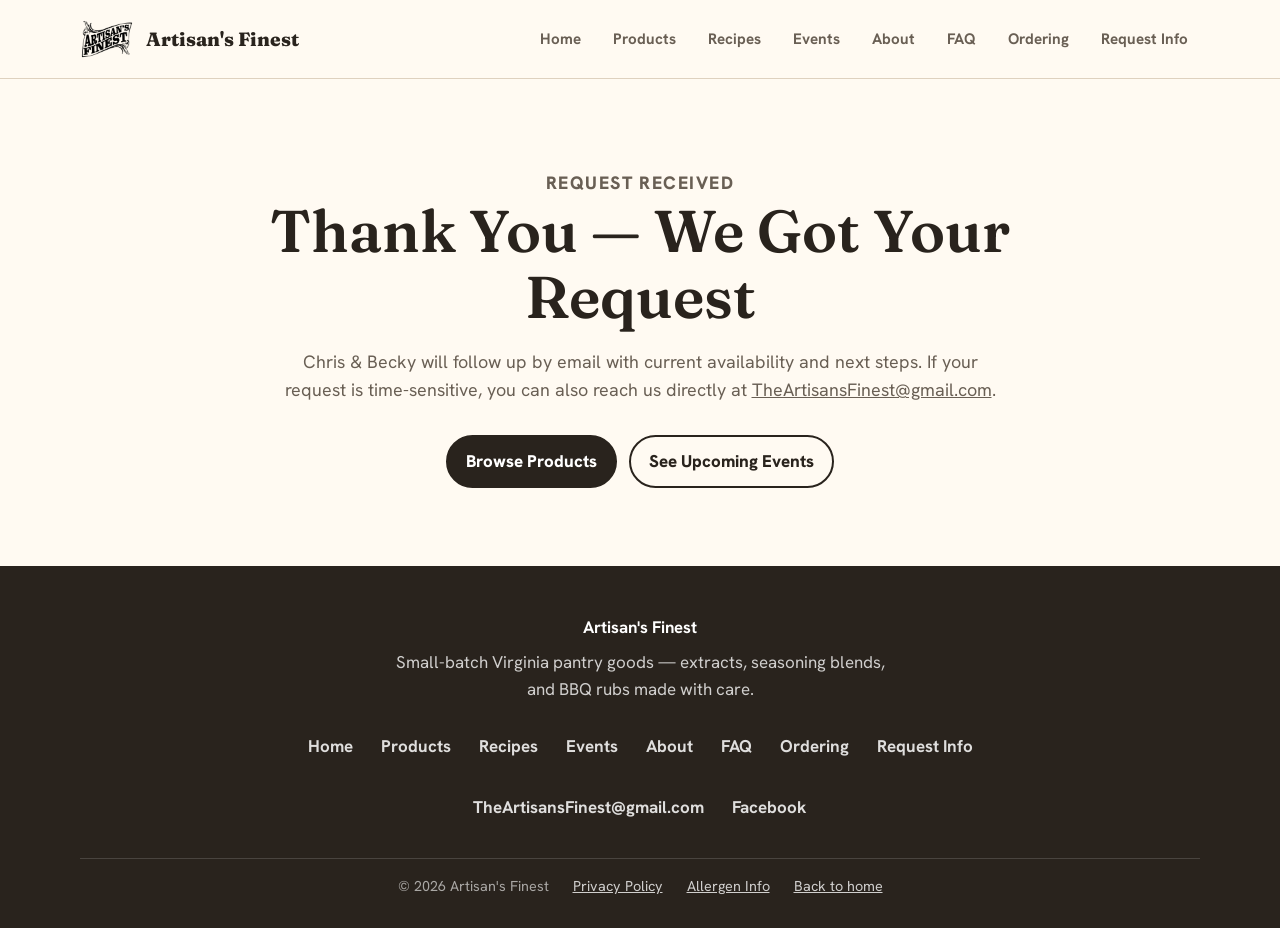
<file: thank-you.html>
<!doctype html>
<html lang="en">
<head>
  <meta charset="utf-8">
  <meta name="viewport" content="width=device-width, initial-scale=1">
  <title>Thank You | Artisan's Finest</title>
  <meta name="description" content="Thanks for your request. Chris & Becky will follow up with availability and next steps.">
  <meta name="robots" content="noindex">
  <meta property="og:type" content="website">
  <meta property="og:site_name" content="Artisan's Finest">
  <meta property="og:title" content="Thank You | Artisan's Finest">
  <meta property="og:description" content="Thanks for your request. Chris & Becky will follow up with availability and next steps.">
  <meta property="og:url" content="https://artisans-finest.github.io/artisans-finest/thank-you.html">
  <meta property="og:image" content="https://artisans-finest.github.io/artisans-finest/images/share-card.png">
  <meta property="og:image:width" content="1200">
  <meta property="og:image:height" content="630">
  <meta property="og:image:alt" content="Artisan's Finest logo">
  <meta name="twitter:card" content="summary_large_image">
  <meta name="twitter:title" content="Thank You | Artisan's Finest">
  <meta name="twitter:description" content="Thanks for your request. Chris & Becky will follow up with availability and next steps.">
  <meta name="twitter:image" content="https://artisans-finest.github.io/artisans-finest/images/share-card.png">
  <link rel="icon" href="images/favicon.png">
  <link rel="stylesheet" href="styles.css">
  <script>try{if(!matchMedia('(prefers-reduced-motion:reduce)').matches)document.documentElement.classList.add('js-anim')}catch(e){}</script>
  <script src="nav.js" defer></script>
  <script src="anim.js" defer></script>
</head>
<body>
  <a class="skip-link" href="#main">Skip to content</a>
  <header class="site-header">
    <nav class="nav" aria-label="Main navigation">
      <a class="brand" href="index.html">
        <img src="images/logo.webp" alt="Artisan's Finest logo" width="1112" height="828" decoding="async">
        <span>Artisan's Finest</span>
      </a>
      <button class="nav-toggle" type="button" aria-expanded="false" aria-controls="primary-nav" aria-label="Open menu">
        <span class="nav-toggle-bar"></span>
        <span class="nav-toggle-bar"></span>
        <span class="nav-toggle-bar"></span>
      </button>
      <div class="nav-links" id="primary-nav">
        <a href="index.html">Home</a>
        <a href="products.html">Products</a>
        <a href="recipes.html">Recipes</a>
        <a href="events.html">Events</a>
        <a href="about.html">About</a>
        <a href="faq.html">FAQ</a>
        <a href="ordering.html">Ordering</a>
        <a href="contact.html">Request Info</a>
      </div>
    </nav>
  </header>

  <main id="main">
    <section class="page-hero">
      <p class="eyebrow">Request Received</p>
      <h1>Thank You &mdash; We Got Your Request</h1>
      <p>Chris &amp; Becky will follow up by email with current availability and next steps. If your request is time-sensitive, you can also reach us directly at <a href="mailto:TheArtisansFinest@gmail.com">TheArtisansFinest@gmail.com</a>.</p>
      <div class="actions" style="justify-content: center;">
        <a class="button" href="products.html">Browse Products</a>
        <a class="button secondary" href="events.html">See Upcoming Events</a>
      </div>
    </section>
  </main>

  <footer class="site-footer">
    <div class="footer-inner">
      <div class="footer-brand">
        <strong>Artisan's Finest</strong>
        <p>Small-batch Virginia pantry goods &mdash; extracts, seasoning blends, and BBQ rubs made with care.</p>
      </div>
      <nav class="footer-nav" aria-label="Footer">
        <a href="index.html">Home</a>
        <a href="products.html">Products</a>
        <a href="recipes.html">Recipes</a>
        <a href="events.html">Events</a>
        <a href="about.html">About</a>
        <a href="faq.html">FAQ</a>
        <a href="ordering.html">Ordering</a>
        <a href="contact.html">Request Info</a>
      </nav>
      <div class="footer-connect">
        <a href="mailto:TheArtisansFinest@gmail.com">TheArtisansFinest@gmail.com</a>
        <a href="https://www.facebook.com/share/18mzWPCxDP/?mibextid=wwXIfr" target="_blank" rel="noopener noreferrer">Facebook</a>
      </div>
    </div>
    <div class="footer-base">
      <span>&copy; 2026 Artisan's Finest</span>
      <a href="privacy.html">Privacy Policy</a>
      <a href="allergen.html">Allergen Info</a>
      <a href="index.html">Back to home</a>
    </div>
  </footer>
</body>
</html>
</file>
<file: styles.css>
/* Self-hosted brand fonts */
@font-face {
  font-family: 'Fraunces';
  src: url('fonts/fraunces-var.woff2') format('woff2');
  font-weight: 100 900;
  font-style: normal;
  font-display: swap;
}
@font-face {
  font-family: 'Hanken Grotesk';
  src: url('fonts/hanken-grotesk-var.woff2') format('woff2');
  font-weight: 100 900;
  font-style: normal;
  font-display: swap;
}
@font-face {
  font-family: 'Hanken Grotesk';
  src: url('fonts/hanken-grotesk-var-italic.woff2') format('woff2');
  font-weight: 100 900;
  font-style: italic;
  font-display: swap;
}

:root {
  --ink: #29231d;
  --muted: #695f54;
  --paper: #fffaf2;
  --cream: #f3eadb;
  --sage: #6f7d58;
  --clay: #a75f3b;
  --gold: #c9933e;
  --line: #ded1bf;
  --white: #ffffff;
  --shadow: 0 18px 38px rgba(45, 34, 24, 0.13);
}

* {
  box-sizing: border-box;
}

html {
  scroll-behavior: smooth;
}

body {
  margin: 0;
  color: var(--ink);
  background: var(--paper);
  font-family: 'Hanken Grotesk', ui-sans-serif, system-ui, -apple-system, BlinkMacSystemFont, "Segoe UI", sans-serif;
  font-size: 17px;
  line-height: 1.6;
}

img {
  display: block;
  max-width: 100%;
  height: auto;
}

a {
  color: inherit;
}

.skip-link {
  position: absolute;
  left: -999px;
  top: 12px;
  z-index: 10;
  padding: 10px 14px;
  background: var(--ink);
  color: var(--white);
}

.skip-link:focus {
  left: 12px;
}

.site-header {
  position: sticky;
  top: 0;
  z-index: 5;
  background: rgba(255, 250, 242, 0.96);
  border-bottom: 1px solid var(--line);
  backdrop-filter: blur(10px);
}

.nav {
  width: min(1120px, calc(100% - 32px));
  margin: 0 auto;
  min-height: 78px;
  display: flex;
  align-items: center;
  justify-content: space-between;
  gap: 24px;
}

.brand {
  display: inline-flex;
  align-items: center;
  gap: 12px;
  text-decoration: none;
  font-weight: 800;
  letter-spacing: 0;
}

.brand img {
  width: 54px;
  height: 54px;
  object-fit: contain;
}

.brand span {
  font-family: 'Fraunces', Georgia, "Times New Roman", serif;
  font-size: 1.2rem;
}

.nav-links {
  display: flex;
  flex-wrap: wrap;
  align-items: center;
  justify-content: flex-end;
  gap: 8px;
}

.nav-links a {
  padding: 8px 12px;
  border-radius: 999px;
  text-decoration: none;
  color: var(--muted);
  font-size: 0.95rem;
  font-weight: 700;
}

.nav-links a[aria-current="page"],
.nav-links a:hover {
  color: var(--ink);
  background: var(--cream);
}

/* Mobile menu toggle (hidden on desktop; shown by nav.js on small screens) */
.nav-toggle {
  display: none;
  flex-direction: column;
  align-items: center;
  justify-content: center;
  gap: 5px;
  width: 44px;
  height: 44px;
  padding: 0;
  background: transparent;
  border: 1px solid var(--line);
  border-radius: 10px;
  cursor: pointer;
}

.nav-toggle-bar {
  display: block;
  width: 22px;
  height: 2px;
  border-radius: 2px;
  background: var(--ink);
  transition: transform 0.2s ease, opacity 0.2s ease;
}

.nav-toggle[aria-expanded="true"] .nav-toggle-bar:nth-child(1) {
  transform: translateY(7px) rotate(45deg);
}

.nav-toggle[aria-expanded="true"] .nav-toggle-bar:nth-child(2) {
  opacity: 0;
}

.nav-toggle[aria-expanded="true"] .nav-toggle-bar:nth-child(3) {
  transform: translateY(-7px) rotate(-45deg);
}

.nav-toggle:focus-visible {
  outline: 3px solid var(--gold);
  outline-offset: 2px;
}

.section,
.hero {
  width: min(1120px, calc(100% - 32px));
  margin: 0 auto;
}

.hero {
  min-height: calc(100vh - 78px);
  padding: 64px 0 52px;
  display: grid;
  grid-template-columns: minmax(0, 1fr) minmax(340px, 1.05fr);
  align-items: center;
  gap: 52px;
}

.hero-copy {
  max-width: 560px;
}

.eyebrow {
  margin: 0 0 14px;
  color: var(--clay);
  font-size: 0.82rem;
  font-weight: 800;
  letter-spacing: 0.08em;
  text-transform: uppercase;
}

h1,
h2,
h3 {
  margin: 0;
  line-height: 1.12;
  letter-spacing: 0;
}

h1,
h2 {
  font-family: 'Fraunces', Georgia, "Times New Roman", serif;
  font-weight: 600;
  font-optical-sizing: auto;
}

h1 {
  font-size: clamp(2.2rem, 4.6vw, 3.7rem);
}

h2 {
  font-size: clamp(2rem, 4vw, 3.15rem);
}

h3 {
  font-size: 1.12rem;
}

.lead {
  margin: 20px 0 0;
  color: var(--muted);
  font-size: clamp(1.02rem, 1.8vw, 1.18rem);
}

.actions {
  display: flex;
  flex-wrap: wrap;
  gap: 12px;
  margin-top: 30px;
}

.button {
  display: inline-flex;
  align-items: center;
  justify-content: center;
  min-height: 46px;
  padding: 11px 18px;
  border: 2px solid var(--ink);
  border-radius: 999px;
  background: var(--ink);
  color: var(--white);
  text-decoration: none;
  font-weight: 800;
}

.button.secondary {
  background: transparent;
  color: var(--ink);
}

.hero-art {
  position: relative;
  display: flex;
  flex-direction: column;
  align-items: center;
  gap: 22px;
}

.hero-photo {
  width: min(380px, 100%);
  height: auto;
  max-height: 64vh;
  object-fit: contain;
  border-radius: 14px;
  border: 1px solid var(--line);
  box-shadow: var(--shadow);
}

.hero-logo {
  width: min(150px, 42%);
  height: auto;
}

.section {
  padding: 68px 0;
}

.section-head {
  max-width: 760px;
  margin-bottom: 28px;
}

.section-head p {
  margin: 14px 0 0;
  color: var(--muted);
}

.band {
  background: var(--cream);
  border-block: 1px solid var(--line);
}

.band .section {
  padding-block: 56px;
}

.grid {
  display: grid;
  grid-template-columns: repeat(3, minmax(0, 1fr));
  gap: 18px;
}

.card {
  background: var(--white);
  border: 1px solid var(--line);
  border-radius: 8px;
  overflow: hidden;
  box-shadow: 0 8px 18px rgba(45, 34, 24, 0.07);
}

.card img {
  width: 100%;
  aspect-ratio: 4 / 3;
  object-fit: cover;
  background: #efe3d0;
}

.card-body {
  padding: 18px;
}

.card p {
  margin: 8px 0 0;
  color: var(--muted);
}

.split {
  display: grid;
  grid-template-columns: minmax(0, 0.95fr) minmax(320px, 1.05fr);
  gap: 42px;
  align-items: center;
}

.split img {
  background: transparent;
}

.story-photo {
  margin: 0;
}

.story-photo img {
  width: 100%;
  aspect-ratio: 5 / 4;
  object-fit: cover;
  border-radius: 14px;
  border: 1px solid var(--line);
  box-shadow: var(--shadow);
}

.story-photo figcaption {
  margin-top: 12px;
  color: var(--muted);
  font-size: 0.92rem;
  font-style: italic;
  text-align: center;
}

.recipe-photo {
  margin: 0;
}

.recipe-photo img {
  width: 100%;
  height: auto;
  border-radius: 14px;
  border: 1px solid var(--line);
  box-shadow: var(--shadow);
}

.feature-list {
  display: grid;
  gap: 14px;
  margin-top: 24px;
}

.feature {
  padding-left: 18px;
  border-left: 4px solid var(--gold);
}

.feature strong {
  display: block;
}

.feature span {
  color: var(--muted);
}

.maker-grid {
  grid-template-columns: repeat(2, minmax(0, 1fr));
  gap: 24px;
}

.maker-grid .card-body {
  padding: 26px;
}

.maker-grid h3 {
  margin-bottom: 6px;
  font-size: 1.4rem;
}

.maker-grid .card-body p + p {
  margin-top: 14px;
}

.page-hero {
  width: min(900px, calc(100% - 32px));
  margin: 0 auto;
  padding: 72px 0 42px;
  text-align: center;
}

.page-hero p {
  margin: 18px auto 0;
  max-width: 720px;
  color: var(--muted);
  font-size: 1.12rem;
}

/* FAQ accordions */
.faq .faq-group + .faq-group {
  margin-top: 48px;
}

.faq .section-head {
  margin-bottom: 18px;
}

.faq-item {
  border: 1px solid var(--line);
  border-radius: 10px;
  background: var(--white);
  box-shadow: 0 8px 18px rgba(45, 34, 24, 0.06);
}

.faq-item + .faq-item {
  margin-top: 12px;
}

.faq-item summary {
  list-style: none;
  cursor: pointer;
  padding: 18px 52px 18px 22px;
  position: relative;
  font-family: 'Fraunces', Georgia, 'Times New Roman', serif;
  font-size: 1.12rem;
  font-weight: 600;
  color: var(--ink);
}

.faq-item summary::-webkit-details-marker {
  display: none;
}

.faq-item summary::after {
  content: '+';
  position: absolute;
  right: 22px;
  top: 50%;
  transform: translateY(-50%);
  font-size: 1.5rem;
  line-height: 1;
  color: var(--clay);
  transition: transform 0.2s ease;
}

.faq-item[open] summary::after {
  content: '\2212';
}

.faq-item summary:hover {
  color: var(--clay);
}

.faq-item summary:focus-visible {
  outline: 3px solid var(--gold);
  outline-offset: 2px;
  border-radius: 8px;
}

.faq-answer {
  padding: 0 22px 20px;
  color: var(--muted);
}

.faq-answer p {
  margin: 0 0 10px;
}

.faq-answer p:last-child {
  margin-bottom: 0;
}

.faq-answer ul {
  margin: 0 0 10px;
  padding-left: 20px;
}

.faq-answer li {
  margin: 4px 0;
}

/* Legal / prose pages */
.legal {
  max-width: 760px;
  margin: 0 auto;
}

.legal-meta {
  color: var(--muted);
  font-size: 0.95rem;
  margin-top: 0;
}

.legal h2 {
  margin-top: 40px;
  font-size: 1.5rem;
}

.legal p {
  color: var(--muted);
}

.legal ul {
  color: var(--muted);
  padding-left: 22px;
}

.legal li {
  margin: 6px 0;
}

.legal strong {
  color: var(--ink);
}

/* Data tables (allergen lists, shipping rates) */
.allergen-table,
.rate-table {
  width: 100%;
  border-collapse: collapse;
  margin: 8px 0 12px;
  font-size: 0.97rem;
}

.allergen-table th,
.allergen-table td,
.rate-table th,
.rate-table td {
  text-align: left;
  padding: 10px 14px;
  border: 1px solid var(--line);
  vertical-align: top;
}

.allergen-table thead th,
.rate-table thead th {
  background: var(--cream);
  color: var(--ink);
  font-family: 'Fraunces', Georgia, "Times New Roman", serif;
}

.allergen-table tbody tr:nth-child(even),
.rate-table tbody tr:nth-child(even) {
  background: var(--paper);
}

.allergen-table td,
.rate-table td {
  color: var(--muted);
}

.rate-table {
  max-width: 420px;
}

.allergen-table td.has-allergen {
  color: var(--clay);
  font-weight: 700;
}

.tag-soft {
  font-size: 0.8em;
  color: var(--muted);
  font-weight: 400;
}

/* Highlighted note block (allergen statement, etc.) */
.callout-note {
  background: var(--cream);
  border: 1px solid var(--line);
  border-left: 4px solid var(--clay);
  border-radius: 10px;
  padding: 18px 22px;
  margin-bottom: 22px;
}

.callout-note p:first-child {
  margin-top: 0;
}

.callout-note p:last-child {
  margin-bottom: 0;
}

/* Ordering steps */
.order-steps {
  list-style: none;
  counter-reset: step;
  padding: 0;
  margin: 0 0 8px;
}

.order-step {
  margin-bottom: 28px;
}

.order-step h2 {
  margin-top: 0;
}

/* "How ordering works" callout near Request Info buttons */
.order-callout {
  background: var(--cream);
  border: 1px solid var(--line);
  border-radius: 12px;
  padding: 20px 24px;
  margin: 0 0 28px;
}

.order-callout h2 {
  margin: 0 0 8px;
  font-size: 1.3rem;
}

.order-callout p {
  margin: 0 0 14px;
  color: var(--muted);
}

.order-callout .order-callout-link {
  font-weight: 700;
  text-decoration: none;
  color: var(--clay);
}

.order-callout .order-callout-link:hover {
  text-decoration: underline;
}

/* Section heading with a small thumbnail (allergen tables, etc.) */
.icon-head {
  display: flex;
  align-items: center;
  gap: 14px;
  margin-top: 44px;
}

.icon-head img {
  width: 58px;
  height: 58px;
  flex: none;
  object-fit: cover;
  border-radius: 12px;
  border: 1px solid var(--line);
  box-shadow: 0 6px 14px rgba(45, 34, 24, 0.08);
}

.icon-head h2 {
  margin: 0;
}

/* Visual product-collection grid (ordering Step 1) */
.order-browse {
  display: grid;
  grid-template-columns: repeat(5, minmax(0, 1fr));
  gap: 12px;
  margin: 14px 0 6px;
}

.order-browse a {
  text-decoration: none;
  color: inherit;
}

.order-browse figure {
  margin: 0;
}

.order-browse img {
  width: 100%;
  aspect-ratio: 1 / 1;
  object-fit: cover;
  border-radius: 12px;
  border: 1px solid var(--line);
  box-shadow: 0 6px 14px rgba(45, 34, 24, 0.08);
  transition: transform 0.15s ease;
}

.order-browse a:hover img {
  transform: translateY(-3px);
}

.order-browse figcaption {
  margin-top: 8px;
  font-size: 0.82rem;
  line-height: 1.3;
  text-align: center;
  color: var(--muted);
}

@media (max-width: 700px) {
  .order-browse {
    grid-template-columns: repeat(2, minmax(0, 1fr));
  }
}

.product-grid {
  display: grid;
  grid-template-columns: repeat(2, minmax(0, 1fr));
  gap: 20px;
}

.product-card {
  display: grid;
  grid-template-columns: 170px minmax(0, 1fr);
  gap: 18px;
  align-items: center;
  background: var(--white);
  border: 1px solid var(--line);
  border-radius: 8px;
  padding: 14px;
}

.product-card img {
  width: 170px;
  height: 150px;
  object-fit: cover;
  border-radius: 6px;
  background: #efe3d0;
}

.product-card p {
  margin: 8px 0 0;
  color: var(--muted);
}

.note {
  margin-top: 28px;
  padding: 18px 20px;
  border: 1px solid var(--line);
  border-left: 6px solid var(--sage);
  background: var(--white);
  border-radius: 8px;
  color: var(--muted);
}

.tabs {
  display: grid;
  grid-template-columns: repeat(auto-fit, minmax(150px, 1fr));
  gap: 12px;
  margin-bottom: 32px;
}

.tab {
  appearance: none;
  display: flex;
  flex-direction: column;
  gap: 10px;
  padding: 12px;
  background: var(--white);
  border: 1px solid var(--line);
  border-radius: 10px;
  color: var(--ink);
  font: inherit;
  font-weight: 800;
  text-align: center;
  cursor: pointer;
  transition: box-shadow 0.15s ease, transform 0.15s ease, border-color 0.15s ease;
}

.tab img {
  width: 100%;
  aspect-ratio: 3 / 2;
  object-fit: contain;
  border-radius: 8px;
  background: #efe3d0;
}

.tab span {
  display: block;
  line-height: 1.25;
}

.tab:hover {
  border-color: var(--clay);
  box-shadow: 0 10px 22px rgba(45, 34, 24, 0.1);
  transform: translateY(-2px);
}

/* "Available Fall 2026" badge overlaid across the bottom of the tab image. */
.tab-media {
  position: relative;
  display: block;
}

.tab-banner {
  position: absolute;
  left: 0;
  right: 0;
  bottom: 0;
  padding: 5px 10px;
  font-size: 0.72rem;
  font-weight: 700;
  letter-spacing: 0.05em;
  text-transform: uppercase;
  text-align: center;
  color: var(--white);
  background: var(--clay);
  border-radius: 0 0 8px 8px;
}

.tab[aria-selected="true"] {
  border-color: var(--clay);
  box-shadow: 0 0 0 2px var(--clay), 0 10px 22px rgba(45, 34, 24, 0.12);
}

.tab:focus-visible {
  outline: 3px solid var(--gold);
  outline-offset: 2px;
}

.tab-panel:focus {
  outline: none;
}

.tab-panel-head {
  margin: 0 0 20px;
}

.tab-panel-head h2 {
  margin: 0;
}

.tab-panel-head p {
  margin: 8px 0 0;
  color: var(--muted);
}

.flavor-grid {
  display: grid;
  grid-template-columns: repeat(auto-fill, minmax(220px, 1fr));
  gap: 14px;
}

.flavor {
  background: var(--white);
  border: 1px solid var(--line);
  border-left: 4px solid var(--gold);
  border-radius: 8px;
  padding: 16px 18px;
}

.flavor h3 {
  margin: 0;
  font-size: 1.05rem;
}

.badge {
  display: inline-block;
  margin-top: 10px;
  padding: 3px 10px;
  font-size: 0.78rem;
  font-weight: 700;
  border-radius: 999px;
  background: var(--cream);
  color: var(--muted);
  border: 1px solid var(--line);
}

.badge.season {
  background: rgba(111, 125, 88, 0.14);
  color: var(--sage);
  border-color: rgba(111, 125, 88, 0.32);
}

.badge.soon {
  background: rgba(201, 147, 62, 0.16);
  color: #7d5512;
  border-color: rgba(201, 147, 62, 0.38);
}

.coming {
  text-align: center;
  padding: 44px 22px;
  border: 1px dashed var(--line);
  border-radius: 8px;
  background: var(--white);
}

.coming p {
  margin: 0 0 8px;
  color: var(--muted);
}

.coming p:last-child {
  margin-bottom: 0;
}

.flavor.is-clickable {
  padding: 0;
  transition: box-shadow 0.15s ease, transform 0.15s ease, border-color 0.15s ease;
}

.flavor.is-clickable:hover {
  border-left-color: var(--clay);
  box-shadow: 0 10px 22px rgba(45, 34, 24, 0.1);
  transform: translateY(-2px);
}

.flavor-trigger {
  display: block;
  width: 100%;
  text-align: left;
  background: none;
  border: none;
  font: inherit;
  color: inherit;
  padding: 16px 18px;
  cursor: pointer;
  border-radius: 8px;
}

.flavor-trigger h3 {
  margin: 0;
  font-size: 1.05rem;
}

.flavor-trigger:focus-visible {
  outline: 3px solid var(--gold);
  outline-offset: 2px;
}

.flavor-more {
  display: inline-block;
  margin-top: 10px;
  font-size: 0.82rem;
  font-weight: 700;
  color: var(--clay);
}

.flavor-more::after {
  content: " \2192";
}

.flavor-dialog {
  width: min(560px, calc(100% - 32px));
  max-height: calc(100vh - 80px);
  padding: 0;
  border: 1px solid var(--line);
  border-radius: 12px;
  background: var(--paper);
  color: var(--ink);
  box-shadow: 0 30px 60px rgba(45, 34, 24, 0.28);
  overflow: hidden;
}

.flavor-dialog::backdrop {
  background: rgba(45, 34, 24, 0.5);
}

.dialog-close {
  position: absolute;
  top: 10px;
  right: 12px;
  width: 38px;
  height: 38px;
  display: grid;
  place-items: center;
  font-size: 1.6rem;
  line-height: 1;
  background: none;
  border: none;
  color: var(--muted);
  cursor: pointer;
  border-radius: 8px;
}

.dialog-close:hover {
  background: var(--cream);
  color: var(--ink);
}

.dialog-close:focus-visible {
  outline: 3px solid var(--gold);
  outline-offset: 2px;
}

.dialog-body {
  padding: 30px 28px;
  overflow-y: auto;
  max-height: calc(100vh - 80px);
}

.dialog-body h3 {
  margin: 0 36px 0 0;
  font-size: 1.5rem;
}

.dialog-body p {
  margin: 14px 0 0;
}

.dialog-tag {
  color: var(--clay);
  font-weight: 700;
  font-style: italic;
}

.dialog-price {
  margin-top: 10px;
  font-weight: 700;
  font-size: 1.1rem;
  color: var(--ink);
}

.dialog-price .dialog-vol {
  font-weight: 400;
  font-size: 0.95rem;
  color: var(--muted);
}

.dialog-img {
  display: block;
  width: 31.25%;
  height: auto;
  margin: 18px auto 0;
  border-radius: 8px;
  border: 1px solid var(--line);
  background: var(--cream);
}

.dialog-cta {
  margin-top: 24px;
}

/* Sausage blends pair a small product image with the availability button. */
.dialog-actions {
  display: flex;
  align-items: center;
  justify-content: space-between;
  gap: 16px;
  flex-wrap: wrap;
  margin-top: 24px;
}

.dialog-actions .dialog-cta {
  margin-top: 0;
}

/* "Fall 2026" launch banner stacked over the availability button. */
.dialog-cta-group {
  display: flex;
  flex-direction: column;
  align-items: center;
  gap: 8px;
}

.fall-banner {
  display: inline-block;
  padding: 4px 14px;
  font-size: 0.78rem;
  font-weight: 700;
  letter-spacing: 0.05em;
  text-transform: uppercase;
  color: var(--white);
  background: var(--clay);
  border-radius: 999px;
}

.sausage-img,
.rub-img {
  flex: 0 0 auto;
  width: 210px;
  max-width: 58%;
  height: auto;
  border-radius: 8px;
  border: 1px solid var(--line);
  background: var(--cream);
}

.dialog-uses,
.dialog-notes {
  margin-top: 16px;
  padding: 12px 14px;
  background: var(--white);
  border: 1px solid var(--line);
  border-left: 4px solid var(--sage);
  border-radius: 8px;
  color: var(--muted);
  font-size: 0.95rem;
}

.recipe-section-title {
  margin: 18px 0 4px;
  font-size: 0.82rem;
  font-weight: 800;
  text-transform: uppercase;
  letter-spacing: 0.06em;
  color: var(--clay);
}

.dialog-body ul,
.dialog-body ol {
  margin: 6px 0 0;
  padding-left: 20px;
}

.dialog-body li {
  margin: 3px 0;
}

.recipe-menu {
  position: relative;
  display: inline-block;
}

.recipe-menu-toggle[aria-expanded="true"] {
  background: var(--clay);
  border-color: var(--clay);
  color: var(--white);
}

.recipe-menu-toggle::after {
  content: " \25BE";
  font-size: 0.85em;
}

.recipe-menu-list[hidden] {
  display: none;
}

.recipe-menu-list {
  position: absolute;
  top: calc(100% + 8px);
  left: 0;
  z-index: 6;
  min-width: 260px;
  max-width: 90vw;
  max-height: 340px;
  overflow-y: auto;
  display: grid;
  gap: 2px;
  padding: 8px;
  background: var(--white);
  border: 1px solid var(--line);
  border-radius: 10px;
  box-shadow: var(--shadow);
}

.recipe-item {
  display: block;
  width: 100%;
  text-align: left;
  padding: 9px 12px;
  background: none;
  border: none;
  border-radius: 6px;
  font: inherit;
  color: var(--ink);
  cursor: pointer;
}

.recipe-item:hover,
.recipe-item:focus-visible {
  background: var(--cream);
  outline: none;
}

.form-wrap {
  display: grid;
  grid-template-columns: minmax(0, 0.8fr) minmax(320px, 1.2fr);
  gap: 36px;
  align-items: start;
}

.contact-panel,
form {
  background: var(--white);
  border: 1px solid var(--line);
  border-radius: 8px;
  padding: 24px;
  box-shadow: 0 10px 24px rgba(45, 34, 24, 0.08);
}

.contact-panel p {
  margin: 10px 0 0;
  color: var(--muted);
}

label {
  display: block;
  margin: 0 0 6px;
  font-weight: 800;
}

input,
textarea,
select {
  width: 100%;
  min-height: 46px;
  margin-bottom: 16px;
  padding: 11px 12px;
  border: 1px solid #c9bba8;
  border-radius: 6px;
  background: #fffdf9;
  color: var(--ink);
  font: inherit;
}

textarea {
  min-height: 150px;
  resize: vertical;
}

/* Honeypot: visually and from assistive tech removed, but still in the DOM
   for bots to trip over. Not display:none so field-skipping bots still see it. */
.hp {
  position: absolute;
  left: -9999px;
  width: 1px;
  height: 1px;
  overflow: hidden;
}

.form-status {
  margin: 14px 0 0;
  padding: 12px 14px;
  border: 1px solid var(--clay);
  border-left: 4px solid var(--clay);
  border-radius: 8px;
  background: rgba(167, 95, 59, 0.08);
  color: var(--clay);
  font-weight: 700;
}

.form-status[hidden] {
  display: none;
}

.site-footer {
  margin-top: 36px;
  background: var(--ink);
  color: var(--white);
}

.footer-inner {
  width: min(1120px, calc(100% - 32px));
  margin: 0 auto;
  padding: 48px 0 32px;
  display: flex;
  flex-direction: column;
  align-items: center;
  gap: 24px;
  text-align: center;
  color: rgba(255, 255, 255, 0.78);
}

.footer-brand {
  max-width: 520px;
}

.footer-brand strong {
  color: var(--white);
  font-size: 1.05rem;
}

.footer-brand p {
  margin: 8px 0 0;
}

.footer-nav {
  display: flex;
  flex-wrap: wrap;
  justify-content: center;
  gap: 4px 28px;
}

.footer-nav a {
  display: inline-block;
  padding: 5px 0;
  color: rgba(255, 255, 255, 0.85);
  text-decoration: none;
  font-weight: 700;
}

.footer-nav a:hover,
.footer-nav a:focus-visible {
  color: var(--white);
  text-decoration: underline;
}

.footer-connect {
  display: flex;
  flex-wrap: wrap;
  justify-content: center;
  gap: 4px 28px;
}

.footer-connect a {
  display: inline-block;
  padding: 5px 0;
  color: rgba(255, 255, 255, 0.85);
  text-decoration: none;
  font-weight: 700;
}

.footer-connect a:hover,
.footer-connect a:focus-visible {
  color: var(--white);
  text-decoration: underline;
}

.footer-base {
  width: min(1120px, calc(100% - 32px));
  margin: 0 auto;
  padding: 16px 0 30px;
  border-top: 1px solid rgba(255, 255, 255, 0.15);
  display: flex;
  flex-wrap: wrap;
  justify-content: center;
  gap: 10px 24px;
  font-size: 0.9rem;
  color: rgba(255, 255, 255, 0.6);
}

.footer-base a {
  color: rgba(255, 255, 255, 0.78);
}

.event-month-group {
  margin-bottom: 32px;
}

.event-month-group:last-of-type {
  margin-bottom: 0;
}

.event-month-head {
  margin: 0 0 16px;
  padding-bottom: 8px;
  font-size: 1.5rem;
  color: var(--clay);
  border-bottom: 2px solid var(--line);
}

.event-list {
  display: grid;
  gap: 12px;
}

.event {
  display: grid;
  grid-template-columns: 92px minmax(0, 1fr);
  gap: 20px;
  align-items: center;
  background: var(--white);
  border: 1px solid var(--line);
  border-left: 4px solid var(--gold);
  border-radius: 8px;
  padding: 16px 20px;
}

.event-date {
  text-align: center;
  line-height: 1.08;
}

.event-mon {
  display: block;
  text-transform: uppercase;
  letter-spacing: 0.08em;
  font-size: 0.78rem;
  font-weight: 800;
  color: var(--clay);
}

.event-day {
  display: block;
  font-family: 'Fraunces', Georgia, "Times New Roman", serif;
  font-size: 1.6rem;
  font-weight: 700;
  white-space: nowrap;
}

.event-body h3 {
  margin: 0;
  font-size: 1.1rem;
}

.event-body h3 a {
  color: var(--clay);
  text-decoration: none;
}

.event-body h3 a:hover,
.event-body h3 a:focus-visible {
  text-decoration: underline;
}

.event-loc {
  margin: 4px 0 0;
  color: var(--muted);
  font-size: 0.95rem;
}

.event-tag {
  display: inline-block;
  margin-left: 8px;
  font-size: 0.72rem;
  font-weight: 800;
  text-transform: uppercase;
  letter-spacing: 0.05em;
  color: var(--sage);
  vertical-align: middle;
}

.event .badge {
  margin-top: 0;
  margin-left: 8px;
  vertical-align: middle;
}

/* Testimonial carousel */
.testimonials .carousel {
  position: relative;
  margin-top: 8px;
}

.carousel-viewport {
  overflow-x: auto;
  scroll-snap-type: x mandatory;
  -webkit-overflow-scrolling: touch;
  scrollbar-width: none;
  padding: 8px 0;
}

.carousel-viewport::-webkit-scrollbar {
  display: none;
}

.carousel-track {
  display: flex;
  gap: 0;
  margin: 0;
  padding: 0;
  list-style: none;
}

.testimonial {
  flex: 0 0 100%;
  scroll-snap-align: center;
}

.testimonial figure {
  max-width: 720px;
  margin: 0 auto;
  padding: 36px 34px;
  background: var(--white);
  border: 1px solid var(--line);
  border-top: 4px solid var(--gold);
  border-radius: 12px;
  box-shadow: 0 8px 18px rgba(45, 34, 24, 0.07);
  min-height: 248px;
  display: flex;
  flex-direction: column;
  justify-content: center;
}

.testimonial blockquote {
  position: relative;
  margin: 0;
  padding-top: 26px;
  font-family: 'Fraunces', Georgia, "Times New Roman", serif;
  font-weight: 500;
  font-size: clamp(1.15rem, 2.1vw, 1.5rem);
  line-height: 1.4;
}

.testimonial blockquote::before {
  content: "\201C";
  position: absolute;
  top: -18px;
  left: -4px;
  font-family: 'Fraunces', Georgia, "Times New Roman", serif;
  font-size: 4rem;
  line-height: 1;
  color: var(--gold);
}

.testimonial figcaption {
  margin-top: 22px;
  display: flex;
  flex-direction: column;
}

.testimonial-name {
  font-family: 'Hanken Grotesk', ui-sans-serif, system-ui, sans-serif;
  font-weight: 800;
}

.testimonial-loc {
  color: var(--muted);
  font-size: 0.92rem;
}

/* Enhanced (JS) mode: drive slides by transform instead of native scroll. */
.carousel.is-enhanced .carousel-viewport {
  overflow: hidden;
  scroll-snap-type: none;
}

.carousel.is-enhanced .carousel-track {
  flex-wrap: nowrap;
  transition: transform 0.45s ease;
}

@media (prefers-reduced-motion: reduce) {
  .carousel.is-enhanced .carousel-track {
    transition: none;
  }
}

.carousel-controls {
  display: flex;
  align-items: center;
  justify-content: center;
  flex-wrap: wrap;
  gap: 16px;
  margin-top: 22px;
}

.carousel-btn {
  flex: none;
  width: 46px;
  height: 46px;
  display: grid;
  place-items: center;
  border: 2px solid var(--ink);
  border-radius: 999px;
  background: var(--white);
  color: var(--ink);
  font-size: 1.1rem;
  line-height: 1;
  cursor: pointer;
  transition: background 0.15s ease, color 0.15s ease;
}

.carousel-btn:hover {
  background: var(--ink);
  color: var(--white);
}

.carousel-btn:focus-visible {
  outline: 3px solid var(--gold);
  outline-offset: 2px;
}

.carousel-dots {
  display: flex;
  flex-wrap: wrap;
  justify-content: center;
  gap: 8px;
}

.carousel-dot {
  width: 11px;
  height: 11px;
  padding: 0;
  border: 1px solid var(--line);
  border-radius: 999px;
  background: var(--cream);
  cursor: pointer;
  transition: background 0.15s ease, border-color 0.15s ease;
}

.carousel-dot[aria-current="true"] {
  background: var(--clay);
  border-color: var(--clay);
}

.carousel-dot:focus-visible {
  outline: 3px solid var(--gold);
  outline-offset: 2px;
}

/* =====================================================================
   Motion & embellishments
   Progressive enhancement layered on top of the static design. Scroll
   reveals are gated behind html.js-anim, which the per-page <head> snippet
   only adds when JS is on AND the visitor has not requested reduced motion,
   so the base experience is untouched for those paths.
   ===================================================================== */

/* ---- Scroll reveal ---- */
/* Hidden resting state. :where() keeps specificity at zero so the
   .is-visible reveal (and any hover states) win cleanly. */
.js-anim :where(
  .hero-copy > *,
  .hero-art,
  .section-head > *,
  .grid > .card,
  .split > *,
  .maker-grid > .card,
  .product-grid > .product-card,
  .flavor-grid > *,
  .tabs > .tab,
  .event-list > .event,
  .order-step,
  .callout-note,
  .legal > *,
  .faq-item,
  .page-hero > *,
  .testimonials .carousel
) {
  opacity: 0;
  transform: translateY(22px);
}

.js-anim :where(
  .hero-copy > *,
  .hero-art,
  .section-head > *,
  .grid > .card,
  .split > *,
  .maker-grid > .card,
  .product-grid > .product-card,
  .flavor-grid > *,
  .tabs > .tab,
  .event-list > .event,
  .order-step,
  .callout-note,
  .legal > *,
  .faq-item,
  .page-hero > *,
  .testimonials .carousel
).is-visible {
  opacity: 1;
  transform: none;
  /* backwards fill holds the hidden state through the stagger delay, then
     releases so :hover transforms stay snappy once the entrance is done. */
  animation: reveal-in 0.7s cubic-bezier(0.2, 0.65, 0.3, 1) var(--reveal-delay, 0ms) backwards;
}

@keyframes reveal-in {
  from { opacity: 0; transform: translateY(22px); }
  to { opacity: 1; transform: none; }
}

/* ---- Sticky header depth on scroll ---- */
.site-header {
  transition: box-shadow 0.25s ease, background-color 0.25s ease;
}

.site-header.is-scrolled {
  background: rgba(255, 250, 242, 0.98);
  box-shadow: 0 8px 24px rgba(45, 34, 24, 0.09);
}

/* ---- Nav links: eased pill + gold underline accent for current page ---- */
.nav-links a {
  position: relative;
  transition: color 0.18s ease, background-color 0.18s ease;
}

.nav-links a[aria-current="page"]::after {
  content: "";
  position: absolute;
  left: 14px;
  right: 14px;
  bottom: 3px;
  height: 2px;
  border-radius: 2px;
  background: var(--gold);
}

/* ---- Buttons: lift + deepen on hover, secondary fills in ---- */
.button {
  transition: transform 0.18s ease, box-shadow 0.18s ease,
    background-color 0.18s ease, color 0.18s ease;
}

.button:hover {
  transform: translateY(-2px);
  box-shadow: 0 14px 26px rgba(45, 34, 24, 0.18);
}

.button:active {
  transform: translateY(0);
  box-shadow: 0 6px 14px rgba(45, 34, 24, 0.16);
}

.button.secondary:hover {
  background: var(--ink);
  color: var(--white);
}

.button:focus-visible {
  outline: 3px solid var(--gold);
  outline-offset: 3px;
}

/* ---- Feature cards: lift with a soft photo zoom ---- */
.card {
  transition: transform 0.2s ease, box-shadow 0.2s ease;
}

.card:hover {
  transform: translateY(-4px);
  box-shadow: 0 18px 34px rgba(45, 34, 24, 0.14);
}

.card img {
  transition: transform 0.5s cubic-bezier(0.2, 0.65, 0.3, 1);
}

.card:hover img {
  transform: scale(1.05);
}

/* ---- Product cards: lift and warm the border ---- */
.product-card {
  transition: transform 0.2s ease, box-shadow 0.2s ease, border-color 0.2s ease;
}

.product-card:hover {
  transform: translateY(-3px);
  box-shadow: 0 16px 28px rgba(45, 34, 24, 0.12);
  border-color: var(--clay);
}

/* ---- Event rows: gentle slide + gold edge on hover ---- */
.event {
  transition: transform 0.2s ease, box-shadow 0.2s ease, border-left-color 0.2s ease;
}

.event:hover {
  transform: translateX(3px);
  box-shadow: 0 12px 24px rgba(45, 34, 24, 0.1);
  border-left-color: var(--clay);
}

/* ---- Hero: warm radial glow behind the art + a slow float on the mark ---- */
.hero {
  position: relative;
  z-index: 0;
}

.hero::before {
  content: "";
  position: absolute;
  z-index: -1;
  right: -4%;
  top: 50%;
  width: min(560px, 62%);
  aspect-ratio: 1;
  transform: translateY(-50%);
  border-radius: 50%;
  background: radial-gradient(circle, rgba(201, 147, 62, 0.16), rgba(201, 147, 62, 0) 70%);
  pointer-events: none;
}

@media (prefers-reduced-motion: no-preference) {
  .hero-logo {
    animation: gentle-float 6s ease-in-out infinite;
  }
}

@keyframes gentle-float {
  0%, 100% { transform: translateY(0); }
  50% { transform: translateY(-8px); }
}

@media (max-width: 860px) {
  .nav {
    min-height: 92px;
    flex-direction: column;
    justify-content: center;
    gap: 8px;
  }

  .nav-links {
    justify-content: center;
  }

  /* When enhanced by nav.js, collapse into a hamburger menu */
  .site-header.nav-js .nav {
    flex-direction: row;
    flex-wrap: wrap;
    justify-content: space-between;
    min-height: 78px;
  }

  .site-header.nav-js .nav-toggle {
    display: inline-flex;
  }

  .site-header.nav-js .nav-links {
    display: none;
    flex-basis: 100%;
    flex-direction: column;
    align-items: stretch;
    gap: 4px;
    padding-bottom: 12px;
  }

  .site-header.nav-js .nav-links.is-open {
    display: flex;
  }

  .site-header.nav-js .nav-links a {
    padding: 12px 14px;
    border-radius: 10px;
    font-size: 1rem;
  }

  .hero,
  .split,
  .form-wrap {
    grid-template-columns: 1fr;
  }

  .hero {
    min-height: auto;
    padding-top: 42px;
  }

  .hero-art {
    order: -1;
    padding: 0 18px;
  }

  .grid,
  .maker-grid,
  .product-grid {
    grid-template-columns: 1fr;
  }
}

@media (max-width: 560px) {
  body {
    font-size: 16px;
  }

  .brand span {
    font-size: 1.05rem;
  }

  .nav-links a {
    padding: 11px 12px;
    font-size: 0.9rem;
  }

  .product-card {
    grid-template-columns: 1fr;
  }

  .product-card img {
    width: 100%;
    height: auto;
    aspect-ratio: 4 / 3;
  }

  .dialog-img {
    width: 50%;
    min-width: 180px;
  }

  .footer-nav a,
  .footer-connect a {
    padding: 9px 0;
  }
}
</file>
